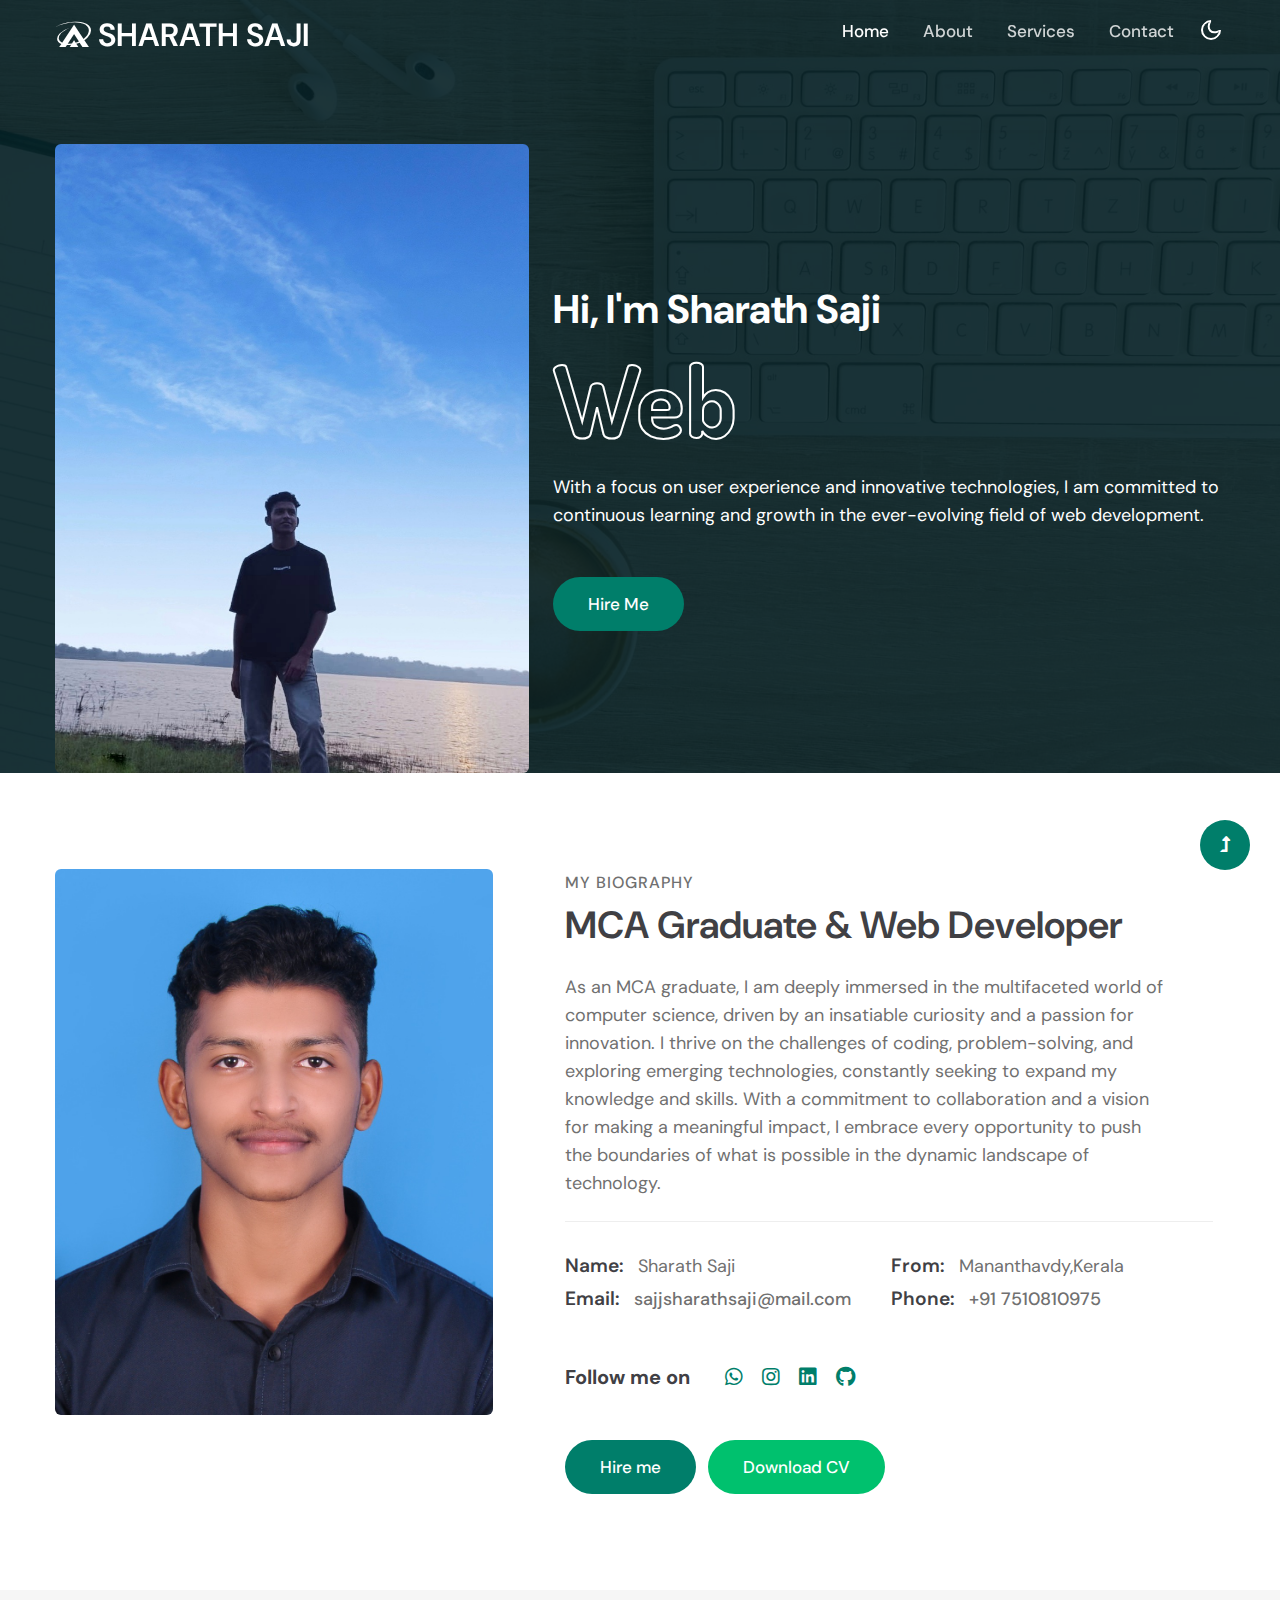
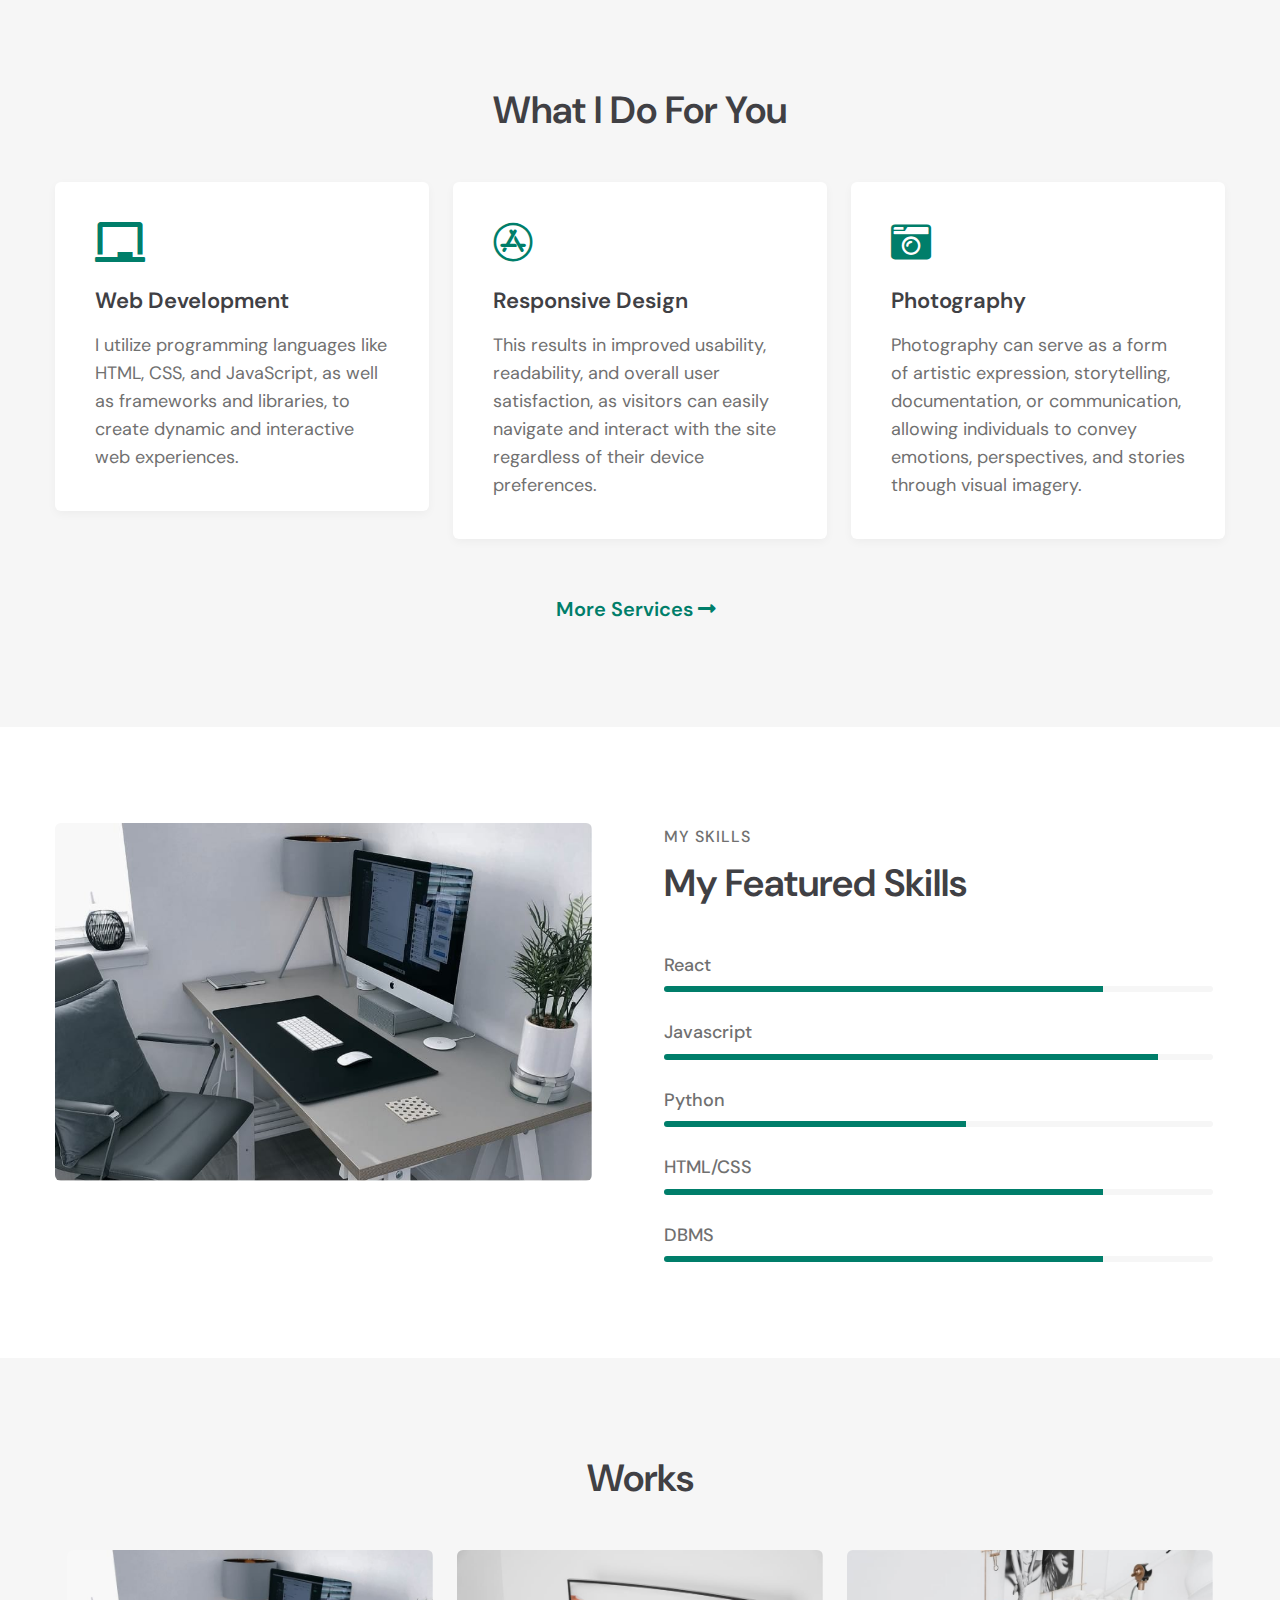
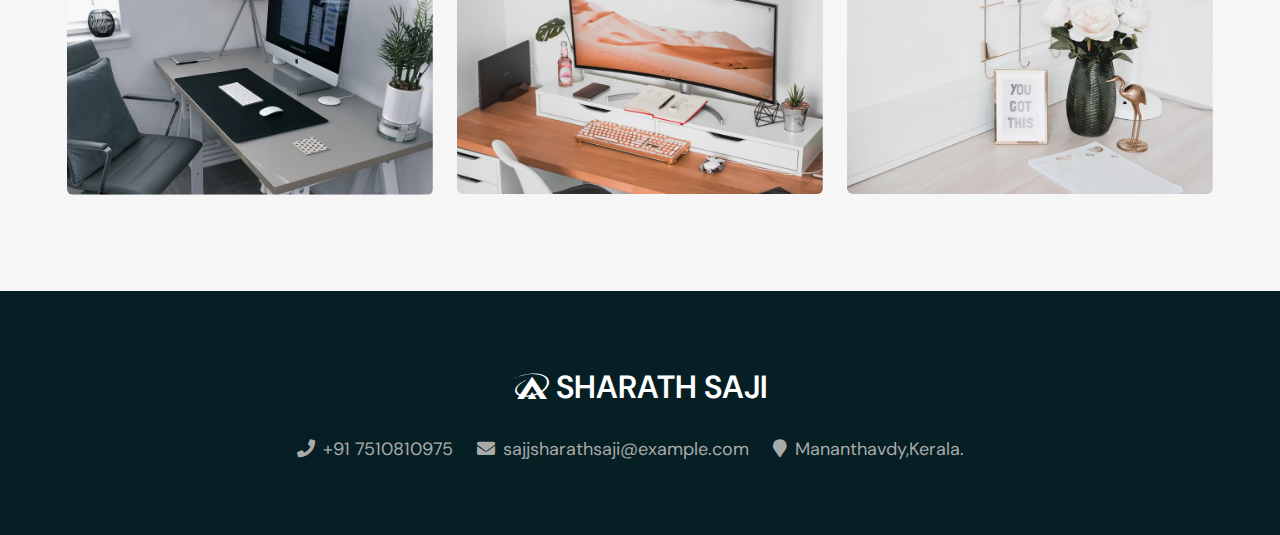
<file: index.html>
<!--
Author: W3layouts
Author URL: http://w3layouts.com
-->
<!doctype html>
<html lang="en">

<head>
    <!-- Required meta tags -->
    <meta charset="utf-8">
    <meta name="viewport" content="width=device-width, initial-scale=1, shrink-to-fit=no">
    <title>Sharath Saji</title>

    <!-- google-fonts -->
    <link href="//fonts.googleapis.com/css2?family=Dosis:wght@300;400;500;600;800&display=swap" rel="stylesheet">
    <link href="//fonts.googleapis.com/css2?family=DM+Sans:wght@400;500;700&display=swap" rel="stylesheet">
    <!-- //google-fonts -->

    <!-- Template CSS Style link -->
    <link rel="stylesheet" href="assets/css/style-liberty.css">

</head>

<body>


    <!--header-->
    <header id="site-header" class="fixed-top">
        <div class="container">
            <nav class="navbar navbar-expand-lg stroke">
                <h1>
                    <a class="navbar-brand" href="index.html">
                        <i class="fab fa-asymmetrik"></i> SHARATH SAJI
                    </a>
                </h1>
                <!-- if logo is image enable this   
            <a class="navbar-brand" href="#index.html">
                <img src="image-path" alt="Your logo" title="Your logo" style="height:35px;" />
            </a> -->
                <button class="navbar-toggler collapsed bg-gradient" type="button" data-bs-toggle="collapse"
                    data-bs-target="#navbarTogglerDemo02" aria-controls="navbarTogglerDemo02" aria-expanded="false"
                    aria-label="Toggle navigation">
                    <span class="navbar-toggler-icon fa icon-expand fa-bars"></span>
                    <span class="navbar-toggler-icon fa icon-close fa-times"></span>
                </button>

                <div class="collapse navbar-collapse" id="navbarTogglerDemo02">
                    <ul class="navbar-nav ms-lg-auto align-items-center">
                        <li class="nav-item active">
                            <a class="nav-link" href="index.html">Home <span class="sr-only">(current)</span></a>
                        </li>
                        <li class="nav-item">
                            <a class="nav-link" href="about.html">About</a>
                        </li>
                        <li class="nav-item">
                            <a class="nav-link" href="services.html">Services</a>
                        </li>
                        <li class="nav-item">
                            <a class="nav-link" href="contact.html">Contact</a>
                        </li>

                        <!--
                        <div class="header-btn mx-2">
                            <a class="btn btn-style btn-primary mr-lg-5" href="contact.html"> Hire Me</a>
                        </div>
                       -->

                    </ul>
                </div>

                <!-- 
                <ul class="cd-header-buttons px-lg-2">
                    <li>
                    <a class="cd-search-trigger" href="#cd-search">
                        <span></span>
                    </a>
                    </li>
                </ul>
                <div id="cd-search" class="cd-search">
                    <form action="#url" method="post">
                        <input name="Search" type="search" placeholder="Click enter after typing...">
                    </form>
                </div>
            -->
                
                <!-- toggle switch for light and dark theme -->
                <div class="cont-ser-position">
                    <nav class="navigation">
                        <div class="theme-switch-wrapper">
                            <label class="theme-switch" for="checkbox">
                                <input type="checkbox" id="checkbox">
                                <div class="mode-container">
                                    <i class="gg-sun"></i>
                                    <i class="gg-moon"></i>
                                </div>
                            </label>
                        </div>
                    </nav>
                </div>
                <!-- //toggle switch for light and dark theme -->
            </nav>
        </div>
    </header>
    <!--//header-->




    <!-- banner section -->
    <section id="home" class="w3l-banner pt-5">
        <div class="container pt-lg-5 pt-md-4">
            <div class="row pt-lg-5 pt-4">
                <div class="col-lg-5 col-sm-9 text-lg-end my-image mt-lg-0 mt-4">
                    <img src="assets/images/iam.jpg" class="img-fluid" />
                </div>
                <div class="col-lg-7 banner-info-grid pt-lg-0 pt-5">
                    <h1 class="mb-3">Hi, I'm Sharath Saji</h1>
                    <h3 class="mb-4"> <span class="typed-text"></span><span class="cursor">&nbsp</span> </h3>
                    <p> With a focus on user experience and innovative technologies, I am committed to continuous learning and growth in the ever-evolving field of web development.</p>
                    
                    <a class="btn btn-primary btn-style mt-5 me-2" href="contact.html"> Hire Me </a>
                    
                </div>
                
            </div>
        </div>
    </section>
    <!-- //banner section -->


    <!-- About Section-->
    <section class="w3l-about py-5" id="about">
        <div class="container py-md-5 py-2">
            <div class="row w3l-row">
                <div class="col-lg-5 my-image pe-lg-5 mb-lg-0 mb-md-5 mb-4">
                    <img src="assets/images/photo.jpg" alt="" class="img-fluid">
                </div>
                <div class="col-lg-7 w3l-about-info px-lg-4 align-center">
                    <h6 class="w3l-title-small mb-1">My Biography</h6>
                    <h3 class="w3l-title-main mb-2">MCA Graduate & Web Developer</h3>
                    <p class="my-4 pe-lg-5">As an MCA graduate, I am deeply immersed in the multifaceted world of computer science, driven by an insatiable curiosity and a passion for innovation. I thrive on the challenges of coding, problem-solving, and exploring emerging technologies, constantly seeking to expand my knowledge and skills. With a commitment to collaboration and a vision for making a meaningful impact, I embrace every opportunity to push the boundaries of what is possible in the dynamic landscape of technology.





 </p>
                    <div class="my-info mt-4">
                        <div class="single-info"><span>Name:</span>
                            <p>Sharath Saji</p>
                        </div>
                        <div class="single-info"><span>From:</span>
                            <p>Mananthavdy,Kerala</p>
                        </div>
                        <div class="single-info"><span>Email:</span>
                            <p><a href="mailto:example@mail.com">sajjsharathsaji@mail.com</a></p>
                        </div>
                        <div class="single-info"><span>Phone:</span>
                            <p><a href="tel:+21 234 567 8901">+91 7510810975</a></p>
                        </div>
                    </div>

                    <ul class="follow-social mt-lg-5 mt-4">
                        <li>
                            <h5 class="me-md-3">Follow me on </h5>
                        </li>
                                                <li><a href="https://wa.me/qr/B6DFLUAZ6TIVC1"><span class="fab fa-whatsapp"></span></a></li>

 <li><a href="https://www.instagram.com/_sharath.saji?igsh=cDdqGkxaHV0bT16">
                                <span class="fab fa-instagram"></span></a></li>
                        <li><a href="https://in.linkedin.com/"><span class="fab fa-linkedin"></span></a>
                        </li>

                        <li><a href="https://in.github.com/"><span class="fab fa-github"></span></a>
                        </li>

                       


                    </ul>
                    <div class="w3l-btn">
                        <a href="contact.html" class="btn btn-style btn-primary mt-lg-5 mt-4 me-md-2">Hire me</a>
                        <a href="assets\cv\SHARATH SAJI CV (1).pdf"download=""class="btn btn-style btn-secondary mt-lg-5 mt-4">Download CV</a>
                    </div>
                </div>
            </div>
        </div>
    </section>
    <!-- //About Section-->


    <!-- Services Section -->
    <section class="about-section py-5">
        <div class="container py-lg-5 py-md-4 py-2">
            <div class="title-heading-w3 mx-auto text-center mb-sm-5 mb-4">
                <h3 class="w3l-title-main">What I do for you</h3>
            </div>
            <div class="row justify-content-center">
                <div class="col-lg-4 col-md-6">
                    <div class="about-single">
                        <div class="about-icon mb-4">
                            <i class="fas fa-chalkboard"></i>
                        </div>
                        <div class="about-content">
                            <h5 class="mb-3"><a href="#url">Web Development</a></h5>
                            <p>I utilize programming languages like HTML, CSS, and JavaScript, as well as frameworks and libraries, to create dynamic and interactive web experiences.                            </p>
                        </div>
                    </div>
                </div>
                <div class="col-lg-4 col-md-6 mt-md-0 mt-3">
                    <div class="about-single">
                        <div class="about-icon mb-4">
                            <i class="fab fa-app-store"></i>
                        </div>
                        <div class="about-content">
                            <h5 class="mb-3"><a href="#url"> Responsive Design</a></h5>
                            <p>This results in improved usability, readability, and overall user satisfaction, as visitors can easily navigate and interact with the site regardless of their device preferences.</p>
                        </div>
                    </div>
                </div>
                <div class="col-lg-4 col-md-6 mt-lg-0 mt-3">
                    <div class="about-single">
                        <div class="about-icon mb-4">
                            <i class="fas fa-camera-retro"></i>
                        </div>
                        <div class="about-content">
                            <h5 class="mb-3"><a href="#url"> Photography</a></h5>
                            <p>Photography can serve as a form of artistic expression, storytelling, documentation, or communication, allowing individuals to convey emotions, perspectives, and stories through visual imagery.</p>
                        </div>
                    </div>
                </div>
            </div>

            <div class="w3l-btn text-center">
                <a href="services.html" class="btn btn-border mt-lg-5 mt-4 me-2">
                    More services <span class="fas fa-long-arrow-alt-right"></span></a>
            </div>
        </div>
    </section>
    <!-- //Services Section -->





    <section class="w3l-skills py-5" id="skills">
        <div class="container py-lg-5 py-md-4 py-3">
            <div class="row">
                <div class="col-lg-6 pe-lg-5">
                    <img src="assets/images/blog1.jpg" alt="" class="img-fluid">
                </div>
                <div class="col-lg-6 mt-lg-0 mt-5 w3l-content-6 px-lg-4 align-self-center">
                    <h6 class="w3l-title-small mb-2">My skills</h6>
                    <h3 class="w3l-title-main">My Featured skills</h3>
                    <p class="mt-4"> </p>
                    <div class="progress-info mt-5">
                        <h6 class="progress-tittle">React</h6>
                        <div class="progress">
                            <div class="progress-bar progress-bar-striped" role="progressbar" style="width: 80%" aria-valuenow="80" aria-valuemin="0" aria-valuemax="100">
                            </div>
                        </div>
                    </div>
                    <div class="progress-info">
                        <h6 class="progress-tittle">Javascript
                        </h6>
                        <div class="progress">
                            <div class="progress-bar progress-bar-striped" role="progressbar" style="width: 90%" aria-valuenow="90" aria-valuemin="0" aria-valuemax="100">
                            </div>
                        </div>
                    </div>
                    <div class="progress-info">
                        <h6 class="progress-tittle">Python</h6>
                        <div class="progress">
                            <div class="progress-bar progress-bar-striped" role="progressbar" style="width: 55%" aria-valuenow="55" aria-valuemin="0" aria-valuemax="100">
                            </div>
                        </div>
                    </div>
                    <div class="progress-info">
                        <h6 class="progress-tittle">HTML/CSS</h6>
                        <div class="progress">
                            <div class="progress-bar progress-bar-striped" role="progressbar" style="width: 80%" aria-valuenow="80" aria-valuemin="0" aria-valuemax="100">
                            </div>
                        </div>
                    </div>
                    <div class="progress-info mb-0">
                        <h6 class="progress-tittle">DBMS</h6>
                        <div class="progress">
                            <div class="progress-bar progress-bar-striped" role="progressbar" style="width: 80%" aria-valuenow="80" aria-valuemin="0" aria-valuemax="100">
                            </div>
                        </div>
                    </div>
                </div>
            </div>
        </div>
    </section>


    <!-- Why Choose Us Section-->
    <!--<section class="w3l-whychooseus pt-5" id="about1">
        <div class="container pt-lg-0 pt-md-4 pt-2">
            <div class="row align-items-center">
                <div class="col-lg-7 pe-lg-5 align-items-center">
                    <div class="row two-grids">
                        <div class="col-sm-6 grids_info d-flex">
                            <i class="fab fa-wordpress-simple"></i>
                            <div class="detail ms-3">
                                <h4 class="w3l-subtitle">Web Development</h4>
                                <p>Lorem ipsum viverra libero set. Pellen ut justo, in ligula at.
                                </p>
                            </div>
                        </div>
                        <div class="col-sm-6 grids_info d-flex mt-sm-0 mt-4">
                            <i class="fab fa-css3-alt"></i>
                            <div class="detail ms-3">
                                <h4 class="w3l-subtitle">Design Trends</h4>
                                <p>Lorem ipsum viverra libero set. Pellen ut justo, in ligula at.
                                </p>
                            </div>
                        </div>
                        <div class="col-sm-6 grids_info d-flex mt-md-5 mt-4">
                            <i class="fas fa-chart-line"></i>
                            <div class="detail ms-3">
                                <h4 class="w3l-subtitle">Research & Analysis</h4>
                                <p>Lorem ipsum viverra libero set. Pellen ut justo, in ligula at.
                                </p>
                            </div>
                        </div>
                        <div class="col-sm-6 grids_info d-flex mt-md-5 mt-4">
                            <i class="fas fa-headset"></i>
                            <div class="detail ms-3">
                                <h4 class="w3l-subtitle">Customer support</h4>
                                <p>Lorem ipsum viverra libero set. Pellen ut justo, in ligula at.
                                </p>
                            </div>
                        </div>
                        <div class="col-sm-6 grids_info d-flex mt-md-5 mt-4">
                            <i class="fas fa-mobile-alt"></i>
                            <div class="detail ms-3">
                                <h4 class="w3l-subtitle">Responsive design</h4>
                                <p>Lorem ipsum viverra libero set. Pellen ut justo, in ligula at.
                                </p>
                            </div>
                        </div>
                        <div class="col-sm-6 grids_info d-flex mt-md-5 mt-4">
                            <i class="fas fa-layer-group"></i>
                            <div class="detail ms-3">
                                <h4 class="w3l-subtitle">PSD Design</h4>
                                <p>Lorem ipsum viverra libero set. Pellen ut justo, in ligula at.
                                </p>
                            </div>
                        </div>
                    </div>
                </div>
                <div class="col-lg-5 ps-lg-5 my-image mt-lg-0 mt-4">
                    <img src="assets/images/banner.png" alt="" class="img-fluid">
                </div>

            </div>
        </div>
    </section>-->
    <!-- //Why Choose Us Section-->



    
    <!-- 
    <section class="w3l-stats-section py-5" id="stats">
        <div class="container py-lg-5 py-md-4 py-2">
            <div class="w3l-stats-inner-inf py-lg-4">
                <div class="row stats-con text-center">
                    <div class="col-lg-3 col-6 stats_info counter_grid">
                        <p class="counter"> 1500 </p>
                        <h3>Finished Projects</h3>
                    </div>
                    <div class="col-lg-3 col-6 stats_info counter_grid">
                        <p class="counter"> 2500 </p>
                        <h3>Working Hours</h3>
                    </div>
                    <div class="col-lg-3 col-6 stats_info counter_grid mt-lg-0 mt-sm-5 mt-5">
                        <p class="counter"> 1280 </p>
                        <h3>Online Support</h3>
                    </div>
                    <div class="col-lg-3 col-6 stats_info counter_grid mt-lg-0 mt-sm-5 mt-5">
                        <p class="counter"> 3020 </p>
                        <h3>Happy Customers</h3>
                    </div>

                </div>
            </div>
        </div>
    </section>
   -->


    <!-- portfolio -->
    <section class="w3-gallery py-5" id="portfolio">
        <div class="container py-lg-5 py-md-4 py-2">
            <div class="title-heading-w3 mx-auto text-center mb-sm-5 mb-4">
                <h3 class="w3l-title-main mb-2">Works</h3>
            </div>
            <div class="row portfolio-area clearfix p-0 m-0">
                <div class="col-lg-4 col-md-6 portfolio-item2 content" data-id="id-1" data-type="cat-item-1">
                    <span class="image-block">
                        <a class="image-zoom" href="assets/images/blog1.jpg" data-gal="prettyPhoto[gallery]">
                            <div class="content-overlay"></div>
                            <img src="assets/images/blog1.jpg" class="img-fluid w3layouts agileits" alt="portfolio-img">
                            <div class="content-details fadeIn-bottom">
                                <h3 class="content-title">Web Designing</h3>
                                <p class="content-text"></p>
                            </div>
                        </a>
                    </span>
                </div>
                <div class="col-lg-4 col-md-6 portfolio-item2 content mt-md-0 mt-4" data-id="id-2" data-type="cat-item-2">
                    <span class="image-block">
                        <a class="image-zoom" href="assets/images/blog2.jpg" data-gal="prettyPhoto[gallery]">
                            <div class="content-overlay"></div>
                            <img src="assets/images/blog2.jpg" class="img-fluid w3layouts agileits" alt="portfolio-img">
                            <div class="content-details fadeIn-bottom">
                                <h3 class="content-title">Web Development</h3>
                                <p class="content-text"></p>
                            </div>
                        </a>
                    </span>
                </div>
                <div class="col-lg-4 col-md-6 portfolio-item2 content mt-lg-0 mt-4" data-id="id-3" data-type="cat-item-3">
                    <span class="image-block">
                        <a class="image-zoom" href="assets/images/blog3.jpg" data-gal="prettyPhoto[gallery]">
                            <div class="content-overlay"></div>
                            <img src="assets/images/blog3.jpg" class="img-fluid w3layouts agileits" alt="portfolio-img">
                            <div class="content-details fadeIn-bottom">
                                <h3 class="content-title">Photography</h3>
                                <p class="content-text"></p>
                            </div>
                        </a>
                    </span>
                </div>
               <!-- <div class="col-lg-4 col-md-6 portfolio-item2 content mt-4" data-id="id-4" data-type="cat-item-4">
                    <span class="image-block">
                        <a class="image-zoom" href="assets/images/blog4.jpg" data-gal="prettyPhoto[gallery]">
                            <div class="content-overlay"></div>
                            <img src="assets/images/blog4.jpg" class="img-fluid w3layouts agileits" alt="portfolio-img">
                            <div class="content-details fadeIn-bottom">
                                <h3 class="content-title">Mobile UI</h3>
                                <p class="content-text">This is a short description</p>
                            </div>
                        </a>
                    </span>
                </div>
                <div class="col-lg-4 col-md-6 portfolio-item2 content mt-4" data-id="id-5" data-type="cat-item-5">
                    <span class="image-block">
                        <a class="image-zoom" href="assets/images/blog5.jpg" data-gal="prettyPhoto[gallery]">
                            <div class="content-overlay"></div>
                            <img src="assets/images/blog5.jpg" class="img-fluid w3layouts agileits" alt="portfolio-img">
                            <div class="content-details fadeIn-bottom">
                                <h3 class="content-title">Fashion</h3>
                                <p class="content-text">This is a short description</p>
                            </div>
                        </a>
                    </span>
                </div>
                <div class="col-lg-4 col-md-6 portfolio-item2 content mt-4" data-id="id-7" data-type="cat-item-6">
                    <span class="image-block">
                        <a class="image-zoom" href="assets/images/blog6.jpg" data-gal="prettyPhoto[gallery]">
                            <div class="content-overlay"></div>
                            <img src="assets/images/blog6.jpg" class="img-fluid w3layouts agileits" alt="portfolio-img">
                            <div class="content-details fadeIn-bottom">
                                <h3 class="content-title">Real Estate </h3>
                                <p class="content-text">This is a short description</p>
                            </div>
                        </a>
                    </span>
                </div>-->
            </div>
            <!--end portfolio-area -->
        </div>
        <!-- //gallery container -->
    </section>
    <!-- //portfolio -->


    <!--
    <section class="w3l-brands py-md-5 py-4">
        <div class="container py-lg-2">
            <div class="align-items-center">
                <div id="owl-demo" class="owl-carousel owl-theme">
                    <div class="item">
                        <img src="assets/images/logo1.png" class="img-fluid" alt="Brand">
                    </div>
                    <div class="item">
                        <img src="assets/images/logo2.png" class="img-fluid" alt="Brand">
                    </div>

                    <div class="item">
                        <img src="assets/images/logo3.png" class="img-fluid" alt="Brand">
                    </div>

                    <div class="item">
                        <img src="assets/images/logo4.png" class="img-fluid" alt="Brand">
                    </div>

                    <div class="item">
                        <img src="assets/images/logo5.png" class="img-fluid" alt="Brand">
                    </div>

                    <div class="item">
                        <img src="assets/images/logo1.png" class="img-fluid" alt="Brand">
                    </div>
                    <div class="item">
                        <img src="assets/images/logo2.png" class="img-fluid" alt="Brand">
                    </div>

                    <div class="item">
                        <img src="assets/images/logo3.png" class="img-fluid" alt="Brand">
                    </div>

                    <div class="item">
                        <img src="assets/images/logo4.png" class="img-fluid" alt="Brand">
                    </div>
                </div>
            </div>
        </div>
    </section>
     -->



     <!-- footer -->
     <footer class="text-center">
        <div class="footer py-5">
            <div class="container py-md-4">
                <div clss="footer-logo">
                    <a class="logo" href="index.html">
                        <i class="fab fa-asymmetrik"></i> SHARATH SAJI
                    </a>
                </div>
                <div class="footer-contact-info mt-4">
                    <ul>
                        <li>
                            <a href="tel:+12 345 678 900" class="contact-text-sub">
                                <span class="fas fa-phone me-2"></span>+91 7510810975</a>
                        </li>
                        <li>
                            <a href="mailto:info@example.com" class="contact-text-sub">
                                <span class="fas fa-envelope me-2"></span>sajjsharathsaji@example.com </a>
                        </li>
                        <li>
                            <p class="contact-text-sub"> 
                                <span class="fas fa-map-marker me-2"></span>Mananthavdy,Kerala.</p>
                        </li>
                    </ul>
                </div>
            </div>
        </div>
       <!--65+.
        <div class="container py-4">
            <div class="row footer-grids">
                <div class="col-lg-6 copyright text-lg-start text-center align-center">
                    <p>© 2022 UI Portfolio. All Rights Reserved | Design by <a href="http://w3layouts.com/"> W3layouts</a> </p>
                </div>
                <div class="col-lg-6 text-lg-end text-center mt-lg-0 mt-4">
                    <div class="social">
                        <ul>
                            <li><a href="#url"><span class="fab me-2 fa-facebook-f"></span></a></li>
                            <li><a href="#url"><span class="fab me-2 fa-twitter"></span></a></li>
                            <li><a href="#url"><span class="fab me-2 fa-google-plus"></span></a></li>
                            <li><a href="#url"><span class="fab me-2 fa-pinterest"></span></a></li>
                            <li><a href="#url"><span class="fab me-2 fa-vk"></span></a></li>
                        </ul>
                    </div>
                </div>
            </div>
        </div>-->
    </footer>
    <!-- //footer -->



    <!-- Js scripts -->
    <!-- move top -->
    <button onclick="topFunction()" id="movetop" title="Go to top">
        <span class="fas fa-level-up-alt" aria-hidden="true"></span>
    </button>
    <script>
        // When the user scrolls down 20px from the top of the document, show the button
        window.onscroll = function () {
            scrollFunction()
        };

        function scrollFunction() {
            if (document.body.scrollTop > 20 || document.documentElement.scrollTop > 20) {
                document.getElementById("movetop").style.display = "block";
            } else {
                document.getElementById("movetop").style.display = "none";
            }
        }

        // When the user clicks on the button, scroll to the top of the document
        function topFunction() {
            document.body.scrollTop = 0;
            document.documentElement.scrollTop = 0;
        }
    </script>
    <!-- //move top -->

    <!-- common jquery plugin -->
    <script src="assets/js/jquery-3.3.1.min.js"></script>
    <!-- //common jquery plugin -->

    <!-- theme switch js (light and dark)-->
    <script src="assets/js/theme-change.js"></script>
    <!-- //theme switch js (light and dark)-->

    <!--search-bar-->
    <script src="assets/js/search.js"></script>
    <!--//search-bar-->

    <!--/stats-number-counter-->
    <script src="assets/js/jquery.waypoints.min.js"></script>
    <script src="assets/js/jquery.countup.js"></script>
    <script>
        $('.counter').countUp();

    </script>
    <!--//stats-number-counter-->

    <!--/owlcarousel-->
    <script src="assets/js/owl.carousel.js"></script>
    <!-- //brands-->
    <script>
        $(document).ready(function() {
            $("#owl-demo").owlCarousel({
                loop: true,
                autoplay: true,
                autoplaySpeed: 1500,
                nav: false,
                responsiveClass: true,
                responsive: {
                    0: {
                        items: 2,
                        nav: false
                    },
                    568: {
                        items: 3,
                        nav: false
                    },
                    768: {
                        items: 4,
                        nav: false
                    }
                }
            })
        })

    </script>
    <!-- //brands-->

    <!-- /typig-text-->
    <script>
        const typedTextSpan = document.querySelector(".typed-text");
        const cursorSpan = document.querySelector(".cursor");

        const textArray = ["Web Designer", "Web Developer", "Photographer"];
        const typingDelay = 200;
        const erasingDelay = 10;
        const newTextDelay = 100; // Delay between current and next text
        let textArrayIndex = 0;
        let charIndex = 0;

        function type() {
            if (charIndex < textArray[textArrayIndex].length) {
                if (!cursorSpan.classList.contains("typing")) cursorSpan.classList.add("typing");
                typedTextSpan.textContent += textArray[textArrayIndex].charAt(charIndex);
                charIndex++;
                setTimeout(type, typingDelay);
            } else {
                cursorSpan.classList.remove("typing");
                setTimeout(erase, newTextDelay);
            }
        }

        function erase() {
            if (charIndex > 0) {
                // add class 'typing' if there's none
                if (!cursorSpan.classList.contains("typing")) {
                    cursorSpan.classList.add("typing");
                }
                typedTextSpan.textContent = textArray[textArrayIndex].substring(0, 0);
                charIndex--;
                setTimeout(erase, erasingDelay);
            } else {
                cursorSpan.classList.remove("typing");
                textArrayIndex++;
                if (textArrayIndex >= textArray.length) textArrayIndex = 0;
                setTimeout(type, typingDelay);
            }
        }

        document.addEventListener("DOMContentLoaded", function () { // On DOM Load initiate the effect
            if (textArray.length) setTimeout(type, newTextDelay + 250);
        });
    </script>
    <!-- //typig-text-->


    <!-- jQuery-Photo-filter-lightbox-portfolio-plugin -->
    <script src="assets/js/jquery-1.7.2.js"></script>
    <script src="assets/js/jquery.quicksand.js"></script>
    <script src="assets/js/script.js"></script>
    <script src="assets/js/jquery.prettyPhoto.js"></script>
    <!-- //jQuery-Photo-filter-lightbox-portfolio-plugin -->

    <!-- MENU-JS -->
    <script>
        $(window).on("scroll", function () {
            var scroll = $(window).scrollTop();

            if (scroll >= 80) {
                $("#site-header").addClass("nav-fixed");
            } else {
                $("#site-header").removeClass("nav-fixed");
            }
        });

        //Main navigation Active Class Add Remove
        $(".navbar-toggler").on("click", function () {
            $("header").toggleClass("active");
        });
        $(document).on("ready", function () {
            if ($(window).width() > 991) {
                $("header").removeClass("active");
            }
            $(window).on("resize", function () {
                if ($(window).width() > 991) {
                    $("header").removeClass("active");
                }
            });
        });
    </script>
    <!-- //MENU-JS -->

    <!-- disable body scroll which navbar is in active -->
    <script>
        $(function () {
            $('.navbar-toggler').click(function () {
                $('body').toggleClass('noscroll');
            })
        });
    </script>
    <!-- //disable body scroll which navbar is in active -->

    <!--bootstrap-->
    <script src="assets/js/bootstrap.min.js"></script>
    <!-- //bootstrap-->
    <!-- //Js scripts -->

</body>

</html>
</file>
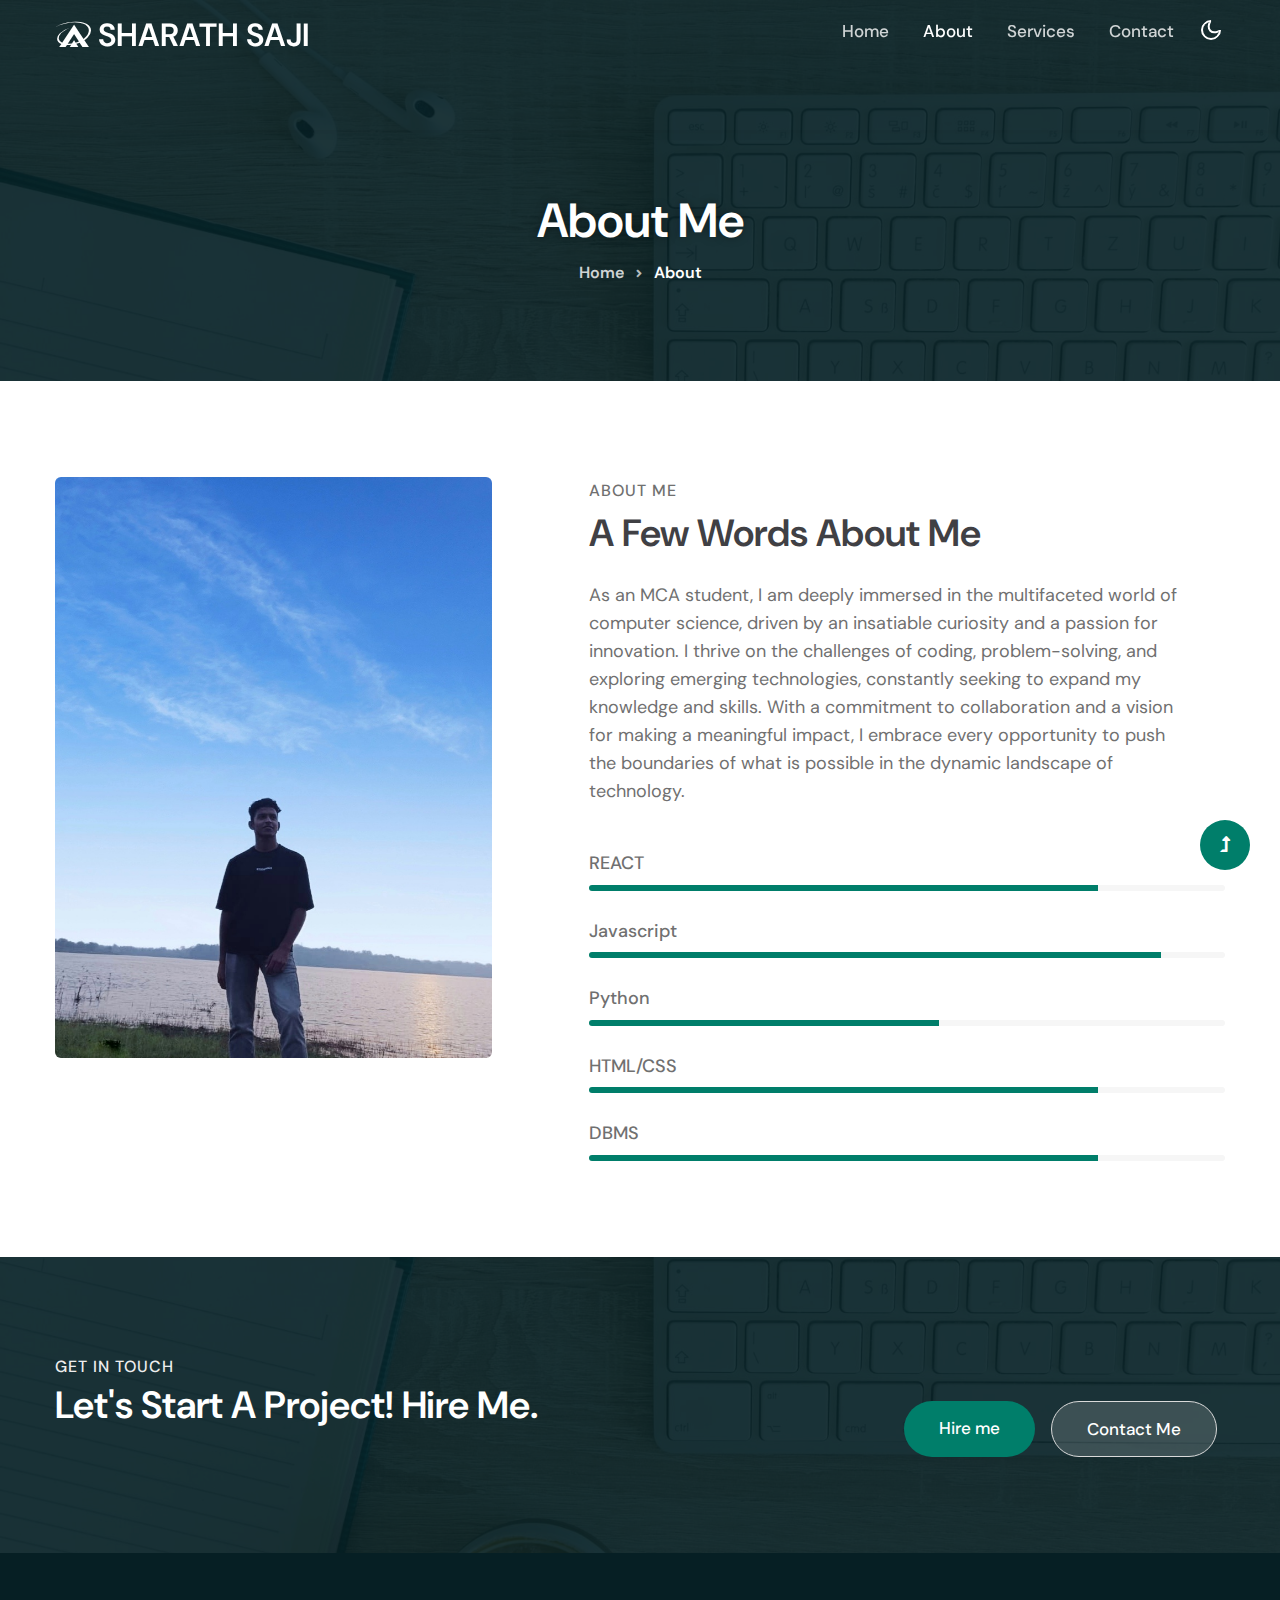
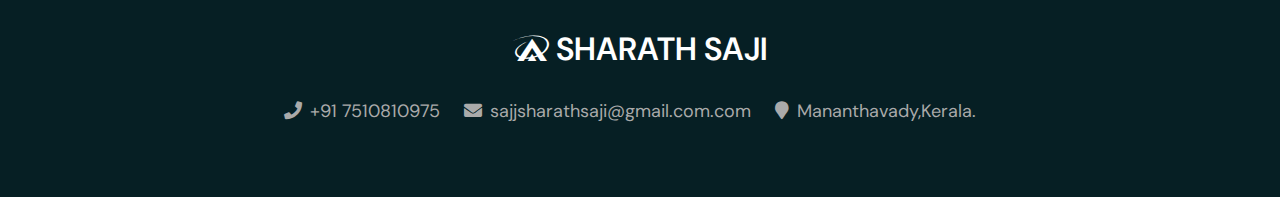
<file: about.html>
<!--
Author: W3layouts
Author URL: http://w3layouts.com
-->
<!doctype html>
<html lang="en">

<head>
    <!-- Required meta tags -->
    <meta charset="utf-8">
    <meta name="viewport" content="width=device-width, initial-scale=1, shrink-to-fit=no">
    <title>SharathSaji</title>

    <!-- google-fonts -->
    <link href="//fonts.googleapis.com/css2?family=Dosis:wght@300;400;500;600;800&display=swap" rel="stylesheet">
    <link href="//fonts.googleapis.com/css2?family=DM+Sans:wght@400;500;700&display=swap" rel="stylesheet">
    <!-- //google-fonts -->

    <!-- Template CSS Style link -->
    <link rel="stylesheet" href="assets/css/style-liberty.css">

</head>

<body>


<!--header-->
<header id="site-header" class="fixed-top">
    <div class="container">
        <nav class="navbar navbar-expand-lg stroke">
            <h1>
                <a class="navbar-brand" href="index.html">
                    <i class="fab fa-asymmetrik"></i> SHARATH SAJI
                </a>
            </h1>
            <!-- if logo is image enable this   
        <a class="navbar-brand" href="#index.html">
            <img src="image-path" alt="Your logo" title="Your logo" style="height:35px;" />
        </a> -->
            <button class="navbar-toggler collapsed bg-gradient" type="button" data-bs-toggle="collapse"
                data-bs-target="#navbarTogglerDemo02" aria-controls="navbarTogglerDemo02" aria-expanded="false"
                aria-label="Toggle navigation">
                <span class="navbar-toggler-icon fa icon-expand fa-bars"></span>
                <span class="navbar-toggler-icon fa icon-close fa-times"></span>
            </button>

            <div class="collapse navbar-collapse" id="navbarTogglerDemo02">
                <ul class="navbar-nav ms-lg-auto align-items-center">
                    <li class="nav-item">
                        <a class="nav-link" href="index.html">Home <span class="sr-only">(current)</span></a>
                    </li>
                    <li class="nav-item active">
                        <a class="nav-link" href="about.html">About</a>
                    </li>
                    <li class="nav-item">
                        <a class="nav-link" href="services.html">Services</a>
                    </li>
                    <li class="nav-item">
                        <a class="nav-link" href="contact.html">Contact</a>
                    </li>

                    <!--
                    <div class="header-btn mx-2">
                        <a class="btn btn-style btn-primary mr-lg-5" href="contact.html"> Hire Me</a>
                    </div>
                   -->

                </ul>
            </div>

            <!-- 
            <ul class="cd-header-buttons px-lg-2">
                <li>
                <a class="cd-search-trigger" href="#cd-search">
                    <span></span>
                </a>
                </li>
            </ul>
            <div id="cd-search" class="cd-search">
                <form action="#url" method="post">
                    <input name="Search" type="search" placeholder="Click enter after typing...">
                </form>
            </div>
            -->
            
            <!-- toggle switch for light and dark theme -->
            <div class="cont-ser-position">
                <nav class="navigation">
                    <div class="theme-switch-wrapper">
                        <label class="theme-switch" for="checkbox">
                            <input type="checkbox" id="checkbox">
                            <div class="mode-container">
                                <i class="gg-sun"></i>
                                <i class="gg-moon"></i>
                            </div>
                        </label>
                    </div>
                </nav>
            </div>
            <!-- //toggle switch for light and dark theme -->
        </nav>
    </div>
</header>
<!--//header-->


<!-- about banner -->
<section class="w3l-about-breadcrumb text-center">
    <div class="breadcrumb-bg breadcrumb-bg-about py-5">
        <div class="container py-lg-5 mt-5">
            <div class="banner-info-grid mt-5">
                <h2 class="w3l-title-breadcrumb">About Me</h2>
            </div>
            <ul class="breadcrumbs-custom-path">
                <li><a href="#url">Home</a></li>
                <li class="active"><span class="fa fa-angle-right mx-2" aria-hidden="true"></span> About</li>
            </ul>
        </div>
    </div>
</section>
<!-- //about banner -->




<!-- About Section -->
<section class="w3l-content-6" id="skills">
    <div class="content-6-mian py-5">
        <div class="container py-lg-5 py-md-4 py-2">
            <div class="content-info-in row">
                <div class="content-gd col-lg-5 pe-lg-5 my-image">
                    <img src="assets/images/iam.jpg" alt="" class="img-fluid" />
                </div>
                <div class="content-gd col-lg-7 mt-lg-0 mt-5 align-self ps-lg-5">
                    <h6 class="w3l-title-small mb-1">About Me</h6>
                    <h3 class="w3l-title-main mb-lg-4 mb-3">A Few words about me</h3>
                    <p class="my-4 pe-lg-5">As an MCA student, I am deeply immersed in the multifaceted world of computer science, driven by an insatiable curiosity and a passion for innovation. I thrive on the challenges of coding, problem-solving, and exploring emerging technologies, constantly seeking to expand my knowledge and skills. With a commitment to collaboration and a vision for making a meaningful impact, I embrace every opportunity to push the boundaries of what is possible in the dynamic landscape of technology.





</p>
                    <h5 class="w3l-subtitle mb-md-5 mb-4"></h5>

                    <div class="progress-info mt-5">
                        <h6 class="progress-tittle">REACT</h6>
                        <div class="progress">
                            <div class="progress-bar progress-bar-striped" role="progressbar" style="width: 80%" 
                            aria-valuenow="80" aria-valuemin="0" aria-valuemax="100">
                            </div>
                        </div>
                    </div>
                    <div class="progress-info info1">
                        <h6 class="progress-tittle">Javascript</h6>
                        <div class="progress">
                            <div class="progress-bar progress-bar-striped" role="progressbar" style="width: 90%"
                                aria-valuenow="90" aria-valuemin="0" aria-valuemax="100">
                            </div>
                        </div>
                    </div>
                    <div class="progress-info info3">
                        <h6 class="progress-tittle">Python</h6>
                        <div class="progress">
                            <div class="progress-bar progress-bar-striped" role="progressbar" style="width: 55%"
                                aria-valuenow="55" aria-valuemin="0" aria-valuemax="100">
                            </div>
                        </div>
                    </div>
                    <div class="progress-info info4">
                        <h6 class="progress-tittle">HTML/CSS</h6>
                        <div class="progress">
                            <div class="progress-bar progress-bar-striped" role="progressbar" style="width: 80%"
                                aria-valuenow="80" aria-valuemin="0" aria-valuemax="100">
                            </div>
                        </div>
                    </div>
                    <div class="progress-info info4 mb-0">
                        <h6 class="progress-tittle">DBMS</h6>
                        <div class="progress">
                            <div class="progress-bar progress-bar-striped" role="progressbar" style="width: 80%"
                                aria-valuenow="80" aria-valuemin="0" aria-valuemax="100">
                            </div>
                        </div>
                    </div>
                </div>
            </div>
        </div>
    </div>
</section>
<!-- About Section -->


<!-- about page video popup section -->
<!--<section class="w3l-index5" id="about">
    <div class="new-block py-5">
        <div class="container py-lg-5 py-md-4 py-2">
            <div class="middle-section text-center">
                <div class="section-width">
                    <h3 class="w3l-title-main"> Take a tour of my office. A Video presentation of my beautiful & awesome story.</h3>
                    <p class="mt-3">Lorem ipsum, dolor sit amet consectetur adipisicing elit. At, corrupti odit? At iure
                        facere,
                        porro repellat officia quas, dolores magnam assumenda soluta odit
                        harum
                        voluptate inventore ipsa maiores fugiat accusamus eos nulla. Iure voluptatibus explicabo
                        officia.</p>
                </div>
                <div class="history-info mt-5">
                    <div class="position-relative">
                        <img src="assets/images/blog9.jpg" class="img-fluid radius-image video-popup-image"
                            alt="video-popup">

                        <a href="#small-dialog" class="popup-with-zoom-anim play-view text-center position-absolute">
                            <span class="video-play-icon">
                                <span class="fa fa-play"></span>
                            </span>
                        </a>

                        <div id="small-dialog" class="zoom-anim-dialog mfp-hide">
                            <iframe src="https://www.youtube.com/embed/Cu2VnoRcxKM" allowfullscreen></iframe>
                        </div>
                    </div>
                </div>

                <div id="small-dialog" class="zoom-anim-dialog mfp-hide">
                    <iframe src="https://www.youtube.com/embed/Z_KspIX1oXU" allowfullscreen></iframe>
                </div>
            </div>
        </div>
    </div>
</section>-->
<!-- //about page video popup section -->

<section class="w3l-join py-5" id="join">
    <div class="container py-md-5 py-3">
        <div class="row">
            <div class="col-lg-7 video-info pe-lg-5">
                <div class="title-content">
                    <h6 class="w3l-title-small two">Get in touch</h6>
                    <h3 class="w3l-title-main two mb-3">Let's start a Project! Hire Me.</h3>
                    <!--<p class="pe-lg-5">Lorem ipsum viverra feugiat. Pellen tesque libero ut justo. Semper at tempufddfel. Lorem ipsum dolor sit, amet consectetur elit.</p>-->

                </div>
            </div>
            <div class="col-lg-5 history-info align-self">
                <div class="w3banner-content-btns d-sm-flex justify-content-lg-end">
                    <a href="contact.html" class="btn btn-style btn-primary mt-lg-5 mt-4 me-sm-3">Hire me </a>
                    <a href="contact.html" class="btn btn-style transparent-btn mt-lg-5 mt-4 me-2">Contact Me </a>
                </div>
            </div>
        </div>
    </div>
</section>




<!--<section class="w3l-clients" id="testimonials">
    <div class="midd-w3 py-5">
        <div class="container py-lg-5 py-md-3">
            <div class="title-heading-w3 mx-auto text-center mb-sm-5 mb-4">
            <span class="w3l-title-small">Reviews</span>
            <h3 class="w3l-title-main">My clients and Testimonials</h3>
                </div>
            <div id="owl-demo1" class="owl-carousel owl-theme mt-4 py-2 mb-5">
                <div class="item">
                    <div class="testimonial-content">
                        <div class="testimonial">
                            <blockquote>
                                <q>Lorem ipsum dolor sit amet init consectetur et beatae elit. Velitae beatae
                                    laudantium voluptate rem ullam dolore nisi voluptatibus est quasi, doloribus 
                                    tempora. </q>
                            </blockquote>
                            <div class="testi-des">
                                <div class="test-img"><img src="assets/images/team1.jpg" class="img-fluid"
                                        alt="client-img">
                                </div>
                                <div class="peopl align-self">
                                    <h3>William Noah</h3>
                                    <p class="indentity">Photographer</p>
                                </div>
                            </div>
                        </div>
                    </div>
                </div>
                <div class="item">
                    <div class="testimonial-content">
                        <div class="testimonial">
                            <blockquote>
                                <q>Lorem ipsum dolor sit amet init consectetur et beatae elit. Velitae beatae
                                    laudantium voluptate rem ullam dolore nisi voluptatibus est quasi, doloribus 
                                    tempora. </q>
                            </blockquote>
                            <div class="testi-des">
                                <div class="test-img"><img src="assets/images/team2.jpg" class="img-fluid"
                                        alt="client-img">
                                </div>
                                <div class="peopl align-self">
                                    <h3>Benjamin</h3>
                                    <p class="indentity">Web designer</p>
                                </div>
                            </div>
                        </div>
                    </div>
                </div>
                <div class="item">
                    <div class="testimonial-content">
                        <div class="testimonial">
                            <blockquote>
                                <q>Lorem ipsum dolor sit amet init consectetur et beatae elit. Velitae beatae
                                    laudantium voluptate rem ullam dolore nisi voluptatibus est quasi, doloribus 
                                    tempora. </q>
                            </blockquote>
                            <div class="testi-des">
                                <div class="test-img"><img src="assets/images/team3.jpg" class="img-fluid"
                                        alt="client-img">
                                </div>
                                <div class="peopl align-self">
                                    <h3>Isabella Luna</h3>
                                    <p class="indentity">Backend Developer</p>
                                </div>
                            </div>
                        </div>
                    </div>
                </div>
                <div class="item">
                    <div class="testimonial-content">
                        <div class="testimonial">
                            <blockquote>
                                <q>Lorem ipsum dolor sit amet init consectetur et beatae elit. Velitae beatae
                                    laudantium voluptate rem ullam dolore nisi voluptatibus est quasi, doloribus 
                                    tempora. </q>
                            </blockquote>
                            <div class="testi-des">
                                <div class="test-img"><img src="assets/images/team4.jpg" class="img-fluid"
                                        alt="client-img">
                                </div>
                                <div class="peopl align-self">
                                    <h3>Elizabeth</h3>
                                    <p class="indentity">Front-end developer</p>
                                </div>
                            </div>
                        </div>
                    </div>
                </div>
                <div class="item">
                    <div class="testimonial-content">
                        <div class="testimonial">
                            <blockquote>
                                <q>Lorem ipsum dolor sit amet init consectetur et beatae elit. Velitae beatae
                                    laudantium voluptate rem ullam dolore nisi voluptatibus est quasi, doloribus 
                                    tempora. </q>
                            </blockquote>
                            <div class="testi-des">
                                <div class="test-img"><img src="assets/images/team2.jpg" class="img-fluid"
                                        alt="client-img">
                                </div>
                                <div class="peopl align-self">
                                    <h3>Benjamin</h3>
                                    <p class="indentity">Web designer</p>
                                </div>
                            </div>
                        </div>
                    </div>
                </div>
            </div>
        </div>
    </div>
</section>-->




<!-- footer -->
<footer class="text-center">
<div class="footer py-5">
    <div class="container py-md-4">
        <div clss="footer-logo">
            <a class="logo" href="index.html">
                <i class="fab fa-asymmetrik"></i> SHARATH SAJI
            </a>
        </div>
        <div class="footer-contact-info mt-4">
            <ul>
                <li>
                    <a href="tel:+12 345 678 900" class="contact-text-sub">
                        <span class="fas fa-phone me-2"></span>+91 7510810975</a>
                </li>
                <li>
                    <a href="mailto:info@example.com" class="contact-text-sub">
                        <span class="fas fa-envelope me-2"></span>sajjsharathsaji@gmail.com.com </a>
                </li>
                <li>
                    <p class="contact-text-sub"> 
                        <span class="fas fa-map-marker me-2"></span>Mananthavady,Kerala.</p>
                </li>
            </ul>
        </div>
    </div>
</div>
<!--<div class="container py-4">
    <div class="row footer-grids">
        <div class="col-lg-6 copyright text-lg-start text-center align-center">
            <p>© 2022 UI Portfolio. All Rights Reserved | Design by <a href="http://w3layouts.com/"> W3layouts</a> </p>
        </div>
        <div class="col-lg-6 text-lg-end text-center mt-lg-0 mt-4">
            <div class="social">
                <ul>
                    <li><a href="#url"><span class="fab me-2 fa-facebook-f"></span></a></li>
                    <li><a href="#url"><span class="fab me-2 fa-twitter"></span></a></li>
                    <li><a href="#url"><span class="fab me-2 fa-google-plus"></span></a></li>
                    <li><a href="#url"><span class="fab me-2 fa-pinterest"></span></a></li>
                    <li><a href="#url"><span class="fab me-2 fa-vk"></span></a></li>
                </ul>
            </div>
        </div>
    </div>
</div>-->
</footer>
<!-- //footer -->



<!-- Js scripts -->
<!-- move top -->
<button onclick="topFunction()" id="movetop" title="Go to top">
    <span class="fas fa-level-up-alt" aria-hidden="true"></span>
</button>
<script>
    // When the user scrolls down 20px from the top of the document, show the button
    window.onscroll = function () {
        scrollFunction()
    };

    function scrollFunction() {
        if (document.body.scrollTop > 20 || document.documentElement.scrollTop > 20) {
            document.getElementById("movetop").style.display = "block";
        } else {
            document.getElementById("movetop").style.display = "none";
        }
    }

    // When the user clicks on the button, scroll to the top of the document
    function topFunction() {
        document.body.scrollTop = 0;
        document.documentElement.scrollTop = 0;
    }
</script>
<!-- //move top -->

<!-- common jquery plugin -->
<script src="assets/js/jquery-3.3.1.min.js"></script>
<!-- //common jquery plugin -->

<!-- theme switch js (light and dark)-->
<script src="assets/js/theme-change.js"></script>
<!-- //theme switch js (light and dark)-->

<!--search-bar-->
<script src="assets/js/search.js"></script>
<!--//search-bar-->

<!-- video popup -->
<script src="assets/js/jquery.magnific-popup.min.js"></script>
<script>
  $(document).ready(function () {
    $('.popup-with-zoom-anim').magnificPopup({
      type: 'inline',

      fixedContentPos: false,
      fixedBgPos: true,

      overflowY: 'auto',

      closeBtnInside: true,
      preloader: false,

      midClick: true,
      removalDelay: 300,
      mainClass: 'my-mfp-zoom-in'
    });

    $('.popup-with-move-anim').magnificPopup({
      type: 'inline',

      fixedContentPos: false,
      fixedBgPos: true,

      overflowY: 'auto',

      closeBtnInside: true,
      preloader: false,

      midClick: true,
      removalDelay: 300,
      mainClass: 'my-mfp-slide-bottom'
    });
  });
</script>
<!-- //video popup -->

<!--/stats-number-counter-->
<script src="assets/js/jquery.waypoints.min.js"></script>
<script src="assets/js/jquery.countup.js"></script>
<script>
    $('.counter').countUp();

</script>
<!--//stats-number-counter-->

<!--/owlcarousel-->
<script src="assets/js/owl.carousel.js"></script>

<!-- script for tesimonials carousel slider -->
<script>
    $(document).ready(function () {
      $("#owl-demo1").owlCarousel({
        loop: true,
        margin: 30,
        nav: false,
        responsiveClass: true,
        responsive: {
          0: {
            items: 1,
            nav: false
          },
          768: {
            items: 2,
            nav: false
          },
          1024: {
            items: 3,
            nav: false
          }
        }
      })
    })
  </script>
  <!-- //script for tesimonials carousel slider -->
  
<!-- //brands-->
<script>
    $(document).ready(function() {
        $("#owl-demo").owlCarousel({
            loop: true,
            nav: false,
            autoplay: true,
            autoplaySpeed: 1500,
            responsiveClass: true,
            responsive: {
                0: {
                    items: 1,
                    nav: false
                },
                736: {
                    items: 4,
                    nav: false
                }
            }
        })
    })

</script>
<!-- //brands-->

<!-- /typig-text-->
<script>
    const typedTextSpan = document.querySelector(".typed-text");
    const cursorSpan = document.querySelector(".cursor");

    const textArray = ["Web Designer", "Web Developer", "Photographer"];
    const typingDelay = 200;
    const erasingDelay = 10;
    const newTextDelay = 100; // Delay between current and next text
    let textArrayIndex = 0;
    let charIndex = 0;

    function type() {
        if (charIndex < textArray[textArrayIndex].length) {
            if (!cursorSpan.classList.contains("typing")) cursorSpan.classList.add("typing");
            typedTextSpan.textContent += textArray[textArrayIndex].charAt(charIndex);
            charIndex++;
            setTimeout(type, typingDelay);
        } else {
            cursorSpan.classList.remove("typing");
            setTimeout(erase, newTextDelay);
        }
    }

    function erase() {
        if (charIndex > 0) {
            // add class 'typing' if there's none
            if (!cursorSpan.classList.contains("typing")) {
                cursorSpan.classList.add("typing");
            }
            typedTextSpan.textContent = textArray[textArrayIndex].substring(0, 0);
            charIndex--;
            setTimeout(erase, erasingDelay);
        } else {
            cursorSpan.classList.remove("typing");
            textArrayIndex++;
            if (textArrayIndex >= textArray.length) textArrayIndex = 0;
            setTimeout(type, typingDelay);
        }
    }

    document.addEventListener("DOMContentLoaded", function () { // On DOM Load initiate the effect
        if (textArray.length) setTimeout(type, newTextDelay + 250);
    });
</script>
<!-- //typig-text-->

<!-- jQuery-Photo-filter-lightbox-portfolio-plugin -->
<script src="assets/js/jquery-1.7.2.js"></script>
<script src="assets/js/jquery.quicksand.js"></script>
<script src="assets/js/script.js"></script>
<script src="assets/js/jquery.prettyPhoto.js"></script>
<!-- //jQuery-Photo-filter-lightbox-portfolio-plugin -->

<!-- MENU-JS -->
<script>
    $(window).on("scroll", function () {
        var scroll = $(window).scrollTop();

        if (scroll >= 80) {
            $("#site-header").addClass("nav-fixed");
        } else {
            $("#site-header").removeClass("nav-fixed");
        }
    });

    //Main navigation Active Class Add Remove
    $(".navbar-toggler").on("click", function () {
        $("header").toggleClass("active");
    });
    $(document).on("ready", function () {
        if ($(window).width() > 991) {
            $("header").removeClass("active");
        }
        $(window).on("resize", function () {
            if ($(window).width() > 991) {
                $("header").removeClass("active");
            }
        });
    });
</script>
<!-- //MENU-JS -->

<!-- disable body scroll which navbar is in active -->
<script>
    $(function () {
        $('.navbar-toggler').click(function () {
            $('body').toggleClass('noscroll');
        })
    });
</script>
<!-- //disable body scroll which navbar is in active -->

<!--bootstrap-->
<script src="assets/js/bootstrap.min.js"></script>
<!-- //bootstrap-->
<!-- //Js scripts -->

</body>

</html>
</file>
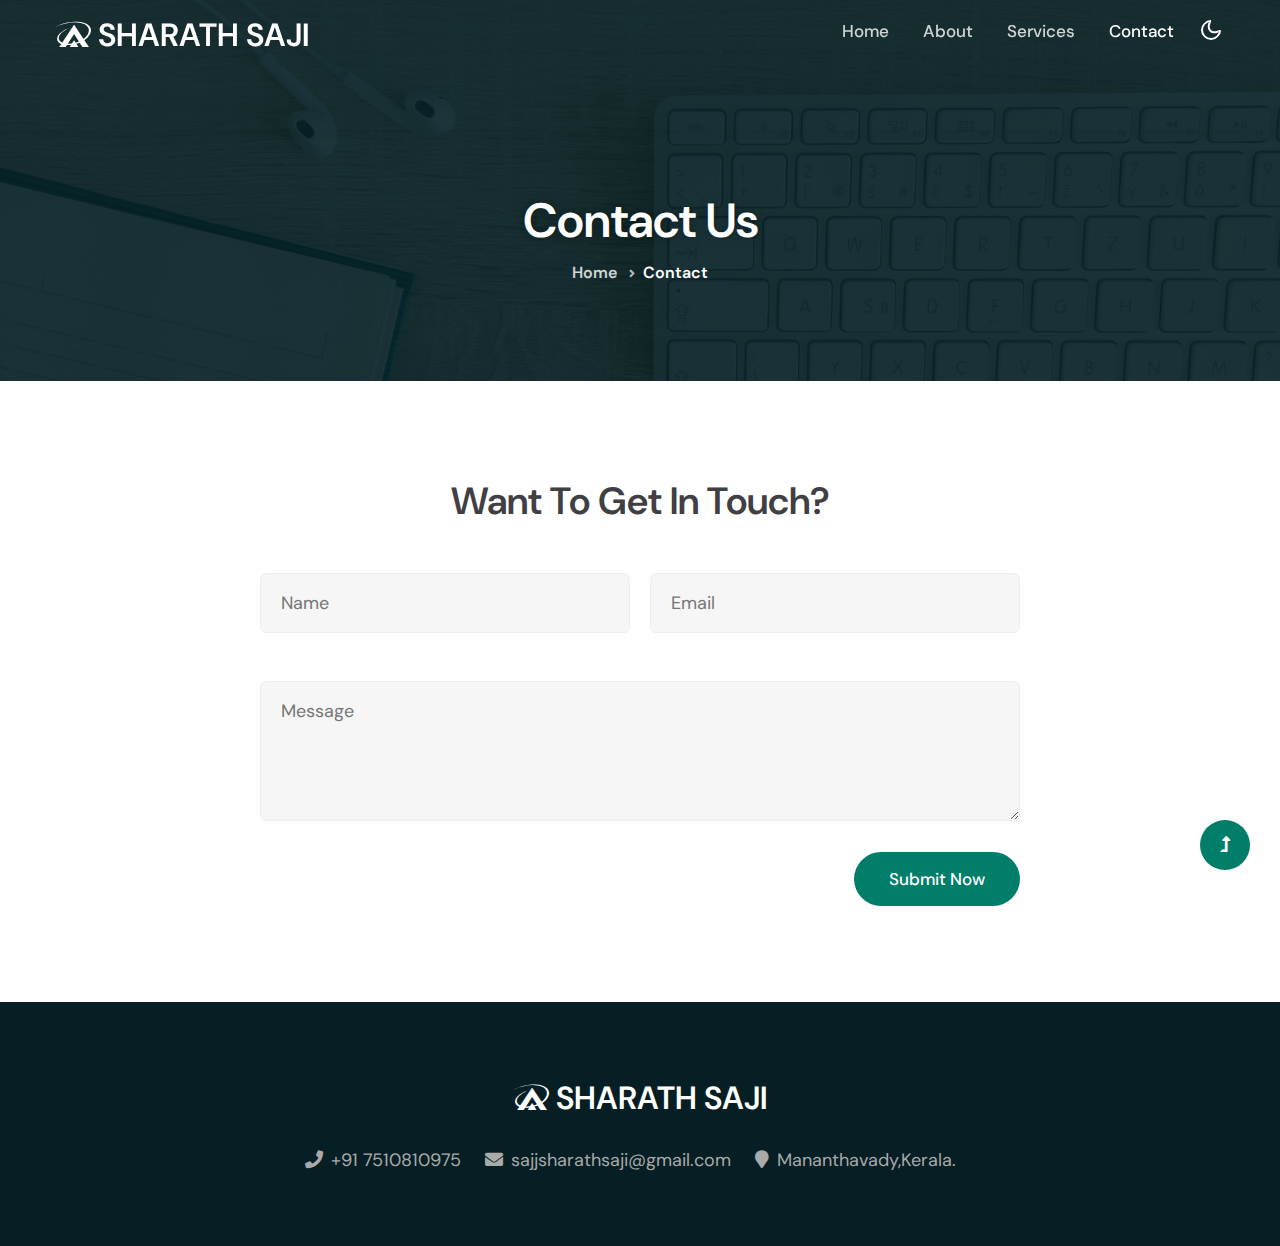
<file: contact.html>
<!--
Author: W3layouts
Author URL: http://w3layouts.com
-->
<!doctype html>
<html lang="en">

<head>
    <!-- Required meta tags -->
    <meta charset="utf-8">
    <meta name="viewport" content="width=device-width, initial-scale=1, shrink-to-fit=no">
    <title>SharathSaji</title>

    <!-- google-fonts -->
    <link href="//fonts.googleapis.com/css2?family=Dosis:wght@300;400;500;600;800&display=swap" rel="stylesheet">
    <link href="//fonts.googleapis.com/css2?family=DM+Sans:wght@400;500;700&display=swap" rel="stylesheet">
    <!-- //google-fonts -->

    <!-- Template CSS Style link -->
    <link rel="stylesheet" href="assets/css/style-liberty.css">

</head>

<body>


   
   
      
<!--header-->
<header id="site-header" class="fixed-top">
    <div class="container">
        <nav class="navbar navbar-expand-lg stroke">
            <h1>
                <a class="navbar-brand" href="index.html">
                    <i class="fab fa-asymmetrik"></i> SHARATH SAJI
                </a>
            </h1>
            <!-- if logo is image enable this   
        <a class="navbar-brand" href="#index.html">
            <img src="image-path" alt="Your logo" title="Your logo" style="height:35px;" />
        </a> -->
            <button class="navbar-toggler collapsed bg-gradient" type="button" data-bs-toggle="collapse"
                data-bs-target="#navbarTogglerDemo02" aria-controls="navbarTogglerDemo02" aria-expanded="false"
                aria-label="Toggle navigation">
                <span class="navbar-toggler-icon fa icon-expand fa-bars"></span>
                <span class="navbar-toggler-icon fa icon-close fa-times"></span>
            </button>

            <div class="collapse navbar-collapse" id="navbarTogglerDemo02">
                <ul class="navbar-nav ms-lg-auto align-items-center">
                    <li class="nav-item">
                        <a class="nav-link" href="index.html">Home <span class="sr-only">(current)</span></a>
                    </li>
                    <li class="nav-item">
                        <a class="nav-link" href="about.html">About</a>
                    </li>
                    <li class="nav-item">
                        <a class="nav-link" href="services.html">Services</a>
                    </li>
                    <li class="nav-item active">
                        <a class="nav-link" href="contact.html">Contact</a>
                    </li>

                    <!--
                    <div class="header-btn mx-2">
                        <a class="btn btn-style btn-primary mr-lg-5" href="contact.html"> Hire Me</a>
                    </div>
                   -->

                </ul>
            </div>

            <!-- 
            <ul class="cd-header-buttons px-lg-2">
                <li>
                <a class="cd-search-trigger" href="#cd-search">
                    <span></span>
                </a>
                </li>
            </ul>
            <div id="cd-search" class="cd-search">
                <form action="#url" method="post">
                    <input name="Search" type="search" placeholder="Click enter after typing...">
                </form>
            </div>
           -->
            
            <!-- toggle switch for light and dark theme -->
            <div class="cont-ser-position">
                <nav class="navigation">
                    <div class="theme-switch-wrapper">
                        <label class="theme-switch" for="checkbox">
                            <input type="checkbox" id="checkbox">
                            <div class="mode-container">
                                <i class="gg-sun"></i>
                                <i class="gg-moon"></i>
                            </div>
                        </label>
                    </div>
                </nav>
            </div>
            <!-- //toggle switch for light and dark theme -->
        </nav>
    </div>
</header>
<!--//header-->


<!-- contact banner -->
<section class="w3l-about-breadcrumb text-center">
    <div class="breadcrumb-bg breadcrumb-bg-about py-5">
        <div class="container py-lg-5 mt-5">
            <div class="banner-info-grid mt-5">
                <h2 class="w3l-title-breadcrumb">Contact Us</h2>
            </div>
            <ul class="breadcrumbs-custom-path">
                <li><a href="#url">Home</a></li>
                <li class="active"><span class="fa fa-angle-right mx-2" aria-hidden="true"></span>Contact</li>
            </ul>
        </div>
    </div>
</section>
<!-- //contact banner -->



<!-- contact -->
<section class="w3l-contacts-12">
    <div class="contact-top pt-5">
        <div class="container py-lg-5 py-2">
            <div class="title-heading-w3 mx-auto text-center mb-sm-5 mb-4">
                <h3 class="w3l-title-main">Want to get in touch?</h3>
            </div>
            <div class="d-grid cont-main-top">
                <!-- contact form -->
                <div class="contacts12-main">
                    <form  method="post" class="main-input">
                        <div class="top-inputs d-grid">
                            <input type="text" placeholder="Name" name="name" id="name" required="">
                            <input type="email" name="email" placeholder="Email" id="email" required="">
                        </div>
                        <textarea placeholder="Message" name="message" id="message" required=""></textarea>
                        <div class="text-end">
                            <button type="submit" class="btn btn-primary btn-style" value="Send Email" onclick="sendMail()">Submit Now</button>
                        </div>
                    </form>
                    <script>
function sendMail() {
  var name = document.getElementById('name').value;
  var email = document.getElementById('email').value;
  var message = document.getElementById('message').value;
  var mailtoLink = 'mailto:' + email + '?subject=Message from ' + name + '&body=' + encodeURIComponent(message);
  
  if(name && email && message) {
    window.location.href = mailtoLink;
  } else {
    alert('Please fill out all fields.');
  }
}
</script>
                </div>
                <!-- //contact form -->
            </div>
        </div>
        <!-- map -->
       <!----> <div class="map mt-5">
            <!--<iframe
                src="https://www.google.com/maps/embed?pb=!1m18!1m12!1m3!1d158857.7281066703!2d-0.24168144921176335!3d51.5287718408761!2m3!1f0!2f0!3f0!3m2!1i1024!2i768!4f13.1!3m3!1m2!1s0x47d8a00baf21de75%3A0x52963a5addd52a99!2sLondon%2C%20UK!5e0!3m2!1sen!2sin!4v1569921526194!5m2!1sen!2sin"
                frameborder="0" style="border:0;" allowfullscreen=""></iframe>
        </div>-->
        <!-- //map -->
    </div>
</section>
<!-- //contact -->


<!-- footer -->
<footer class="text-center">
    <div class="footer py-5">
        <div class="container py-md-4">
            <div clss="footer-logo">
                <a class="logo" href="index.html">
                    <i class="fab fa-asymmetrik"></i> SHARATH SAJI
                </a>
            </div>
            <div class="footer-contact-info mt-4">
                <ul>
                    <li>
                        <a href="tel:+12 345 678 900" class="contact-text-sub">
                            <span class="fas fa-phone me-2"></span>+91 7510810975</a>
                    </li>
                    <li>
                        <a href="mailto:info@example.com" class="contact-text-sub">
                            <span class="fas fa-envelope me-2"></span>sajjsharathsaji@gmail.com </a>
                    </li>
                    <li>
                        <p class="contact-text-sub"> 
                            <span class="fas fa-map-marker me-2"></span>Mananthavady,Kerala.</p>
                    </li>
                </ul>
            </div>
        </div>
    </div>
   <!--<div class="container py-4">
        <div class="row footer-grids">
            <div class="col-lg-6 copyright text-lg-start text-center align-center">
                <p>© 2022 UI Portfolio. All Rights Reserved | Design by <a href="http://w3layouts.com/"> W3layouts</a> </p>
            </div>
            <div class="col-lg-6 text-lg-end text-center mt-lg-0 mt-4">
                <div class="social">
                    <ul>
                        <li><a href="#url"><span class="fab me-2 fa-facebook-f"></span></a></li>
                        <li><a href="#url"><span class="fab me-2 fa-twitter"></span></a></li>
                        <li><a href="#url"><span class="fab me-2 fa-google-plus"></span></a></li>
                        <li><a href="#url"><span class="fab me-2 fa-pinterest"></span></a></li>
                        <li><a href="#url"><span class="fab me-2 fa-vk"></span></a></li>
                    </ul>
                </div>
            </div>
        </div>
    </div>-->
</footer>
<!-- //footer -->



<!-- Js scripts -->
<!-- move top -->
<button onclick="topFunction()" id="movetop" title="Go to top">
    <span class="fas fa-level-up-alt" aria-hidden="true"></span>
</button>
<script>
    // When the user scrolls down 20px from the top of the document, show the button
    window.onscroll = function () {
        scrollFunction()
    };

    function scrollFunction() {
        if (document.body.scrollTop > 20 || document.documentElement.scrollTop > 20) {
            document.getElementById("movetop").style.display = "block";
        } else {
            document.getElementById("movetop").style.display = "none";
        }
    }

    // When the user clicks on the button, scroll to the top of the document
    function topFunction() {
        document.body.scrollTop = 0;
        document.documentElement.scrollTop = 0;
    }
</script>
<!-- //move top -->

<!-- common jquery plugin -->
<script src="assets/js/jquery-3.3.1.min.js"></script>
<!-- //common jquery plugin -->

<!-- theme switch js (light and dark)-->
<script src="assets/js/theme-change.js"></script>
<!-- //theme switch js (light and dark)-->

<!--search-bar-->
<script src="assets/js/search.js"></script>
<!--//search-bar-->

<!--/stats-number-counter-->
<script src="assets/js/jquery.waypoints.min.js"></script>
<script src="assets/js/jquery.countup.js"></script>
<script>
    $('.counter').countUp();

</script>
<!--//stats-number-counter-->

<!--/owlcarousel-->
<script src="assets/js/owl.carousel.js"></script>
<!-- //tesimonials-->
<script>
    $(document).ready(function () {
      $("#owl-demo1").owlCarousel({
        loop: true,
        margin: 30,
        nav: false,
        responsiveClass: true,
        responsive: {
          0: {
            items: 1,
            nav: false
          },
          768: {
            items: 2,
            nav: false
          },
          1024: {
            items: 3,
            nav: false
          }
        }
      })
    })
  </script>
<!-- //tesimonials-->

<!-- /typig-text-->
<script>
    const typedTextSpan = document.querySelector(".typed-text");
    const cursorSpan = document.querySelector(".cursor");

    const textArray = ["Web Designer", "Web Developer", "Photographer", "Freelancer"];
    const typingDelay = 200;
    const erasingDelay = 10;
    const newTextDelay = 100; // Delay between current and next text
    let textArrayIndex = 0;
    let charIndex = 0;

    function type() {
        if (charIndex < textArray[textArrayIndex].length) {
            if (!cursorSpan.classList.contains("typing")) cursorSpan.classList.add("typing");
            typedTextSpan.textContent += textArray[textArrayIndex].charAt(charIndex);
            charIndex++;
            setTimeout(type, typingDelay);
        } else {
            cursorSpan.classList.remove("typing");
            setTimeout(erase, newTextDelay);
        }
    }

    function erase() {
        if (charIndex > 0) {
            // add class 'typing' if there's none
            if (!cursorSpan.classList.contains("typing")) {
                cursorSpan.classList.add("typing");
            }
            typedTextSpan.textContent = textArray[textArrayIndex].substring(0, 0);
            charIndex--;
            setTimeout(erase, erasingDelay);
        } else {
            cursorSpan.classList.remove("typing");
            textArrayIndex++;
            if (textArrayIndex >= textArray.length) textArrayIndex = 0;
            setTimeout(type, typingDelay);
        }
    }

    document.addEventListener("DOMContentLoaded", function () { // On DOM Load initiate the effect
        if (textArray.length) setTimeout(type, newTextDelay + 250);
    });
</script>
<!-- //typig-text-->


<!-- jQuery-Photo-filter-lightbox-portfolio-plugin -->
<script src="assets/js/jquery-1.7.2.js"></script>
<script src="assets/js/jquery.quicksand.js"></script>
<script src="assets/js/script.js"></script>
<script src="assets/js/jquery.prettyPhoto.js"></script>
<!-- //jQuery-Photo-filter-lightbox-portfolio-plugin -->

<!-- MENU-JS -->
<script>
    $(window).on("scroll", function () {
        var scroll = $(window).scrollTop();

        if (scroll >= 80) {
            $("#site-header").addClass("nav-fixed");
        } else {
            $("#site-header").removeClass("nav-fixed");
        }
    });

    //Main navigation Active Class Add Remove
    $(".navbar-toggler").on("click", function () {
        $("header").toggleClass("active");
    });
    $(document).on("ready", function () {
        if ($(window).width() > 991) {
            $("header").removeClass("active");
        }
        $(window).on("resize", function () {
            if ($(window).width() > 991) {
                $("header").removeClass("active");
            }
        });
    });
</script>
<!-- //MENU-JS -->

<!-- disable body scroll which navbar is in active -->
<script>
    $(function () {
        $('.navbar-toggler').click(function () {
            $('body').toggleClass('noscroll');
        })
    });
</script>
<!-- //disable body scroll which navbar is in active -->

<!--bootstrap-->
<script src="assets/js/bootstrap.min.js"></script>
<!-- //bootstrap-->
<!-- //Js scripts -->

</body>

</html>
</file>
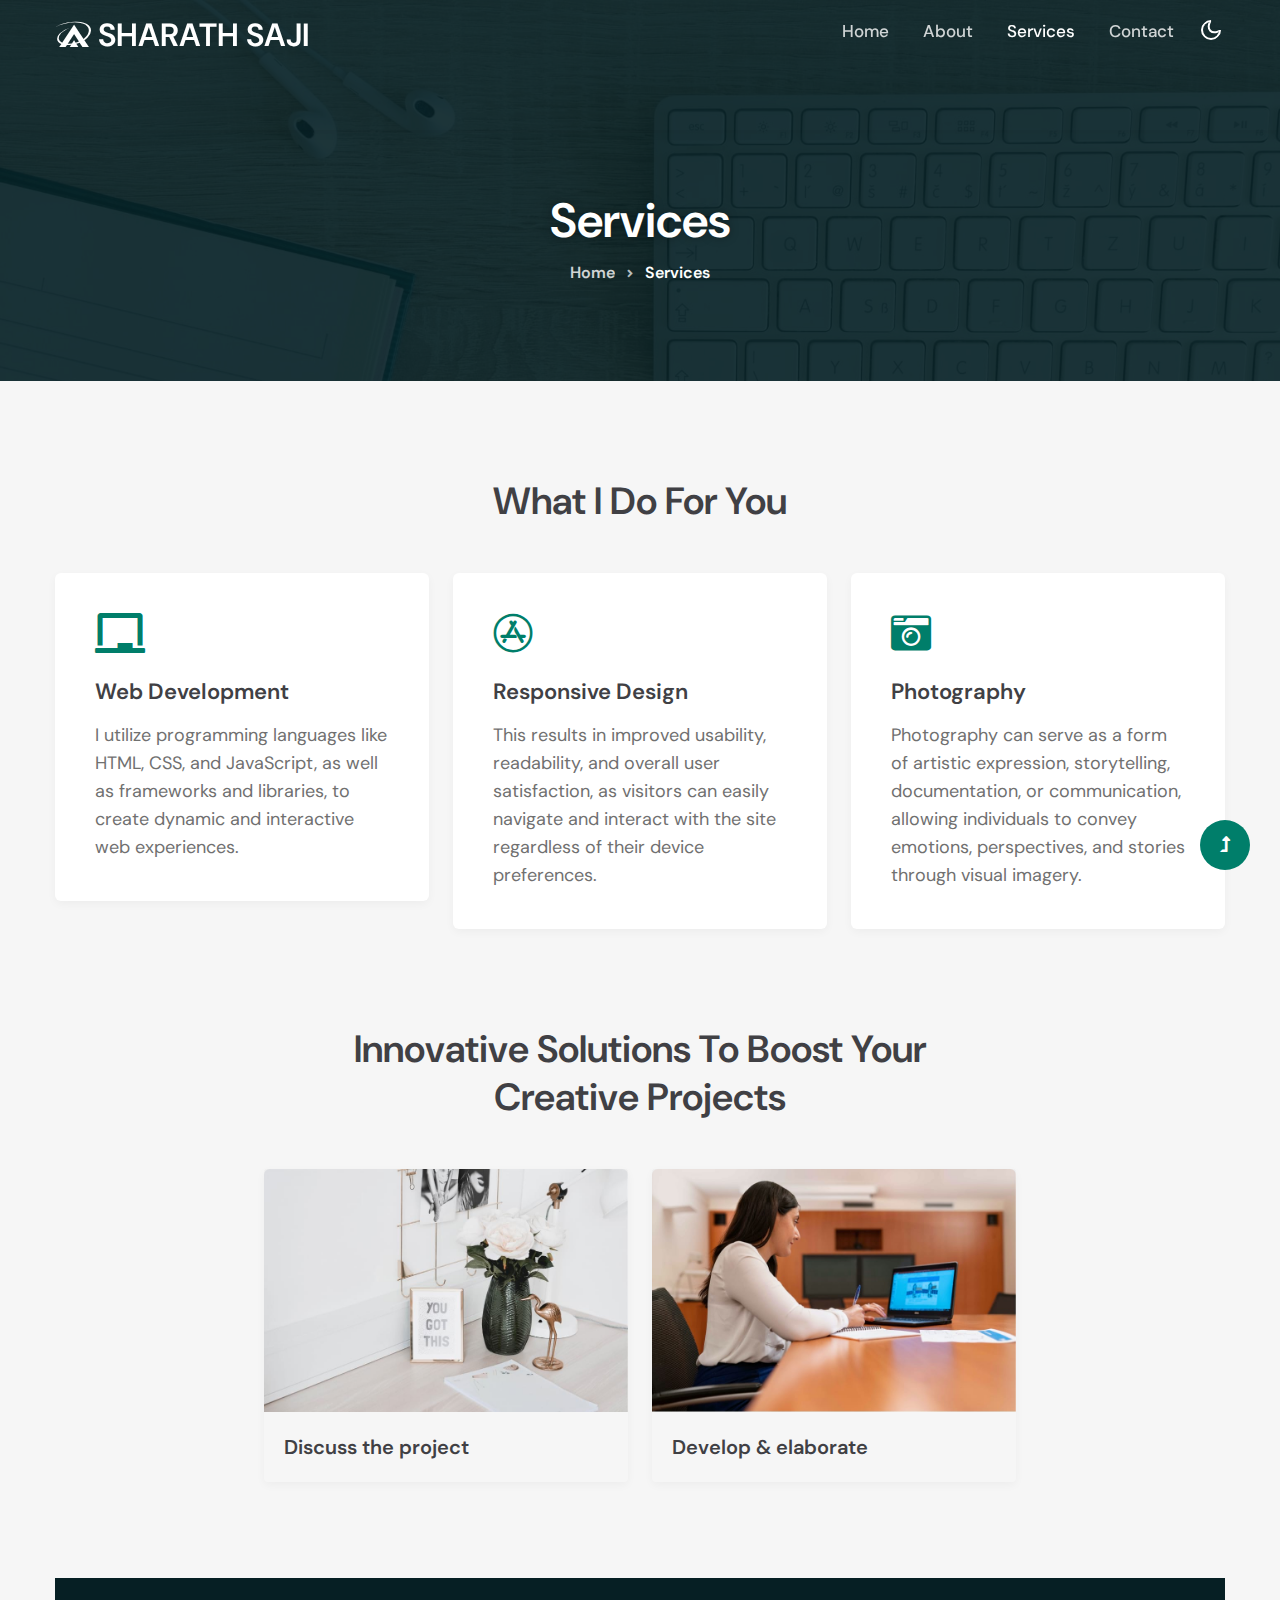
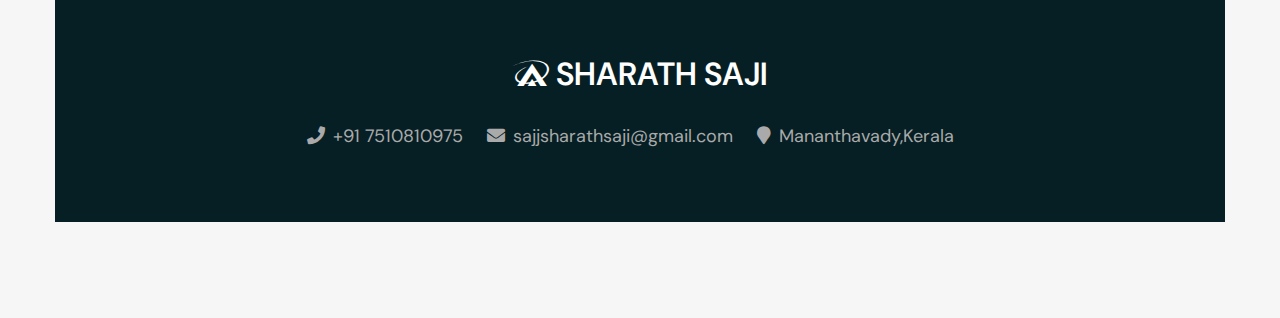
<file: services.html>
<!--
Author: W3layouts
Author URL: http://w3layouts.com
-->
<!doctype html>
<html lang="en">

<head>
    <!-- Required meta tags -->
    <meta charset="utf-8">
    <meta name="viewport" content="width=device-width, initial-scale=1, shrink-to-fit=no">
    <title>SharathSaji</title>

    <!-- google-fonts -->
    <link href="//fonts.googleapis.com/css2?family=Dosis:wght@300;400;500;600;800&display=swap" rel="stylesheet">
    <link href="//fonts.googleapis.com/css2?family=DM+Sans:wght@400;500;700&display=swap" rel="stylesheet">
    <!-- //google-fonts -->

    <!-- Template CSS Style link -->
    <link rel="stylesheet" href="assets/css/style-liberty.css">

</head>

<body>



<!--header-->
<header id="site-header" class="fixed-top">
    <div class="container">
        <nav class="navbar navbar-expand-lg stroke">
            <h1>
                <a class="navbar-brand" href="index.html">
                    <i class="fab fa-asymmetrik"></i> SHARATH SAJI
                </a>
            </h1>
            <!-- if logo is image enable this   
        <a class="navbar-brand" href="#index.html">
            <img src="image-path" alt="Your logo" title="Your logo" style="height:35px;" />
        </a> -->
            <button class="navbar-toggler collapsed bg-gradient" type="button" data-bs-toggle="collapse"
                data-bs-target="#navbarTogglerDemo02" aria-controls="navbarTogglerDemo02" aria-expanded="false"
                aria-label="Toggle navigation">
                <span class="navbar-toggler-icon fa icon-expand fa-bars"></span>
                <span class="navbar-toggler-icon fa icon-close fa-times"></span>
            </button>

            <div class="collapse navbar-collapse" id="navbarTogglerDemo02">
                <ul class="navbar-nav ms-lg-auto align-items-center">
                    <li class="nav-item">
                        <a class="nav-link" href="index.html">Home <span class="sr-only">(current)</span></a>
                    </li>
                    <li class="nav-item">
                        <a class="nav-link" href="about.html">About</a>
                    </li>
                    <li class="nav-item active">
                        <a class="nav-link" href="services.html">Services</a>
                    </li>
                    <li class="nav-item">
                        <a class="nav-link" href="contact.html">Contact</a>
                    </li>

                    <!--
                    <div class="header-btn mx-2">
                        <a class="btn btn-style btn-primary mr-lg-5" href="contact.html"> Hire Me</a>
                    </div>
                    -->

                </ul>
            </div>

            <!-- 
            <ul class="cd-header-buttons px-lg-2">
                <li>
                <a class="cd-search-trigger" href="#cd-search">
                    <span></span>
                </a>
                </li>
            </ul>
            <div id="cd-search" class="cd-search">
                <form action="#url" method="post">
                    <input name="Search" type="search" placeholder="Click enter after typing...">
                </form>
            </div>
           -->
            
            <!-- toggle switch for light and dark theme -->
            <div class="cont-ser-position">
                <nav class="navigation">
                    <div class="theme-switch-wrapper">
                        <label class="theme-switch" for="checkbox">
                            <input type="checkbox" id="checkbox">
                            <div class="mode-container">
                                <i class="gg-sun"></i>
                                <i class="gg-moon"></i>
                            </div>
                        </label>
                    </div>
                </nav>
            </div>
            <!-- //toggle switch for light and dark theme -->
        </nav>
    </div>
</header>
<!--//header-->


<!-- Services banner -->
<section class="w3l-about-breadcrumb text-center">
    <div class="breadcrumb-bg breadcrumb-bg-about py-5">
        <div class="container py-lg-5 mt-5">
            <div class="banner-info-grid mt-5">
                <h2 class="w3l-title-breadcrumb">Services</h2>
            </div>
            <ul class="breadcrumbs-custom-path">
                <li><a href="#url">Home</a></li>
                <li class="active"><span class="fa fa-angle-right mx-2" aria-hidden="true"></span> Services</li>
            </ul>
        </div>
    </div>
</section>
<!-- //Services banner -->



<!-- Services Section -->
<section class="about-section py-5">
        <div class="container py-lg-5 py-md-4 py-2">
            <div class="title-heading-w3 mx-auto text-center mb-sm-5 mb-4">
                <h3 class="w3l-title-main">What I do for you</h3>
            </div>
            <div class="row justify-content-center">
                <div class="col-lg-4 col-md-6">
                    <div class="about-single">
                        <div class="about-icon mb-4">
                            <i class="fas fa-chalkboard"></i>
                        </div>
                        <div class="about-content">
                            <h5 class="mb-3"><a href="#url">Web Development</a></h5>
                            <p>I utilize programming languages like HTML, CSS, and JavaScript, as well as frameworks and libraries, to create dynamic and interactive web experiences.                            </p>
                        </div>
                    </div>
                </div>
                <div class="col-lg-4 col-md-6 mt-md-0 mt-3">
                    <div class="about-single">
                        <div class="about-icon mb-4">
                            <i class="fab fa-app-store"></i>
                        </div>
                        <div class="about-content">
                            <h5 class="mb-3"><a href="#url"> Responsive Design</a></h5>
                            <p>This results in improved usability, readability, and overall user satisfaction, as visitors can easily navigate and interact with the site regardless of their device preferences.</p>
                        </div>
                    </div>
                </div>
                <div class="col-lg-4 col-md-6 mt-lg-0 mt-3">
                    <div class="about-single">
                        <div class="about-icon mb-4">
                            <i class="fas fa-camera-retro"></i>
                        </div>
                        <div class="about-content">
                            <h5 class="mb-3"><a href="#url"> Photography</a></h5>
                            <p>Photography can serve as a form of artistic expression, storytelling, documentation, or communication, allowing individuals to convey emotions, perspectives, and stories through visual imagery.</p>
                        </div>
                    </div>
                </div>
            </div>


<div class="service-section py-5">
    <div class="container py-lg-5 py-md-4 py-2">
        <div class="title-heading-w3 mx-auto text-center mb-sm-5 mb-4">
            <h3 class="w3l-title-main">Innovative solutions
                to boost your creative projects</h3>
        </div>
        <div class="row justify-content-center">
            <div class="col-lg-4 col-sm-6 item">
                <div class="card">
                    <div class="card-header p-0 position-relative border-0">
                        <a href="services.html">
                            <img class="d-block img-responsive" src="assets/images/blog3.jpg" alt="card-image">
                        </a>
                    </div>
                    <div class="card-body service-details">
                        <a href="services.html" class="service-heading">Discuss the project </a>
                    </div>
                </div>
            </div>
            <div class="col-lg-4 col-sm-6 mt-sm-0 mt-4 pt-sm-0 pt-2">
                <div class="card">
                    <div class="card-header p-0 position-relative border-0">
                        <a href="services.html">
                            <img class="d-block img-responsive" src="assets/images/blog4.jpg" alt="card-image">
                        </a>
                    </div>
                    <div class="card-body service-details">
                        <a href="services.html" class="service-heading">Develop & elaborate </a>
                    </div>
                </div>
            </div>
            <!--<div class="col-lg-4 col-sm-6 mt-lg-0 mt-4 pt-lg-0 pt-2">
                <div class="card">
                    <div class="card-header p-0 position-relative border-0">
                        <a href="services.html">
                            <img class="d-block img-responsive" src="assets/images/blog6.jpg" alt="card-image">
                        </a>
                    </div>
                    <div class="card-body service-details">
                        <a href="services.html" class="service-heading">Final approvement </a>
                    </div>
                </div>
            </div>-->
        </div>
    </div>
</div>


<!-- footer -->
<footer class="text-center">
    <div class="footer py-5">
        <div class="container py-md-4">
            <div clss="footer-logo">
                <a class="logo" href="index.html">
                    <i class="fab fa-asymmetrik"></i> SHARATH SAJI
                </a>
            </div>
            <div class="footer-contact-info mt-4">
                <ul>
                    <li>
                        <a href="tel:+12 345 678 900" class="contact-text-sub">
                            <span class="fas fa-phone me-2"></span>+91 7510810975</a>
                    </li>
                    <li>
                        <a href="mailto:info@example.com" class="contact-text-sub">
                            <span class="fas fa-envelope me-2"></span>sajjsharathsaji@gmail.com </a>
                    </li>
                    <li>
                        <p class="contact-text-sub"> 
                            <span class="fas fa-map-marker me-2"></span>Mananthavady,Kerala</p>
                    </li>
                </ul>
            </div>
        </div>
    </div>
   <!-- <div class="container py-4">
        <div class="row footer-grids">
            <div class="col-lg-6 copyright text-lg-start text-center align-center">
                <p>© 2022 UI Portfolio. All Rights Reserved | Design by <a href="http://w3layouts.com/"> W3layouts</a> </p>
            </div>
            <div class="col-lg-6 text-lg-end text-center mt-lg-0 mt-4">
                <div class="social">
                    <ul>
                        <li><a href="#url"><span class="fab me-2 fa-facebook-f"></span></a></li>
                        <li><a href="#url"><span class="fab me-2 fa-twitter"></span></a></li>
                        <li><a href="#url"><span class="fab me-2 fa-google-plus"></span></a></li>
                        <li><a href="#url"><span class="fab me-2 fa-pinterest"></span></a></li>
                        <li><a href="#url"><span class="fab me-2 fa-vk"></span></a></li>
                    </ul>
                </div>
            </div>
        </div>
    </div>-->
</footer>
<!-- //footer -->



<!-- Js scripts -->
<!-- move top -->
<button onclick="topFunction()" id="movetop" title="Go to top">
    <span class="fas fa-level-up-alt" aria-hidden="true"></span>
</button>
<script>
    // When the user scrolls down 20px from the top of the document, show the button
    window.onscroll = function () {
        scrollFunction()
    };

    function scrollFunction() {
        if (document.body.scrollTop > 20 || document.documentElement.scrollTop > 20) {
            document.getElementById("movetop").style.display = "block";
        } else {
            document.getElementById("movetop").style.display = "none";
        }
    }

    // When the user clicks on the button, scroll to the top of the document
    function topFunction() {
        document.body.scrollTop = 0;
        document.documentElement.scrollTop = 0;
    }
</script>
<!-- //move top -->

<!-- common jquery plugin -->
<script src="assets/js/jquery-3.3.1.min.js"></script>
<!-- //common jquery plugin -->

<!-- theme switch js (light and dark)-->
<script src="assets/js/theme-change.js"></script>
<!-- //theme switch js (light and dark)-->

<!--search-bar-->
<script src="assets/js/search.js"></script>
<!--//search-bar-->

<!--/stats-number-counter-->
<script src="assets/js/jquery.waypoints.min.js"></script>
<script src="assets/js/jquery.countup.js"></script>
<script>
    $('.counter').countUp();

</script>
<!--//stats-number-counter-->

<!--/owlcarousel-->
<script src="assets/js/owl.carousel.js"></script>
<!-- //tesimonials-->
<script>
    $(document).ready(function () {
      $("#owl-demo1").owlCarousel({
        loop: true,
        margin: 30,
        nav: false,
        responsiveClass: true,
        responsive: {
          0: {
            items: 1,
            nav: false
          },
          768: {
            items: 2,
            nav: false
          },
          1024: {
            items: 3,
            nav: false
          }
        }
      })
    })
  </script>
<!-- //tesimonials-->

<!-- //brands-->
<script>
    $(document).ready(function() {
        $("#owl-demo").owlCarousel({
            loop: true,
            nav: false,
            autoplay: true,
            autoplaySpeed: 1500,
            responsiveClass: true,
            responsive: {
                0: {
                    items: 2,
                    nav: false
                },
                568: {
                    items: 3,
                    nav: false
                },
                768: {
                    items: 4,
                    nav: false
                }
            }
        })
    })

</script>
<!-- //brands-->

<!-- /typig-text-->
<script>
    const typedTextSpan = document.querySelector(".typed-text");
    const cursorSpan = document.querySelector(".cursor");

    const textArray = ["Web Designer", "Web Developer", "Photographer"];
    const typingDelay = 200;
    const erasingDelay = 10;
    const newTextDelay = 100; // Delay between current and next text
    let textArrayIndex = 0;
    let charIndex = 0;

    function type() {
        if (charIndex < textArray[textArrayIndex].length) {
            if (!cursorSpan.classList.contains("typing")) cursorSpan.classList.add("typing");
            typedTextSpan.textContent += textArray[textArrayIndex].charAt(charIndex);
            charIndex++;
            setTimeout(type, typingDelay);
        } else {
            cursorSpan.classList.remove("typing");
            setTimeout(erase, newTextDelay);
        }
    }

    function erase() {
        if (charIndex > 0) {
            // add class 'typing' if there's none
            if (!cursorSpan.classList.contains("typing")) {
                cursorSpan.classList.add("typing");
            }
            typedTextSpan.textContent = textArray[textArrayIndex].substring(0, 0);
            charIndex--;
            setTimeout(erase, erasingDelay);
        } else {
            cursorSpan.classList.remove("typing");
            textArrayIndex++;
            if (textArrayIndex >= textArray.length) textArrayIndex = 0;
            setTimeout(type, typingDelay);
        }
    }

    document.addEventListener("DOMContentLoaded", function () { // On DOM Load initiate the effect
        if (textArray.length) setTimeout(type, newTextDelay + 250);
    });
</script>
<!-- //typig-text-->


<!-- jQuery-Photo-filter-lightbox-portfolio-plugin -->
<script src="assets/js/jquery-1.7.2.js"></script>
<script src="assets/js/jquery.quicksand.js"></script>
<script src="assets/js/script.js"></script>
<script src="assets/js/jquery.prettyPhoto.js"></script>
<!-- //jQuery-Photo-filter-lightbox-portfolio-plugin -->

<!-- MENU-JS -->
<script>
    $(window).on("scroll", function () {
        var scroll = $(window).scrollTop();

        if (scroll >= 80) {
            $("#site-header").addClass("nav-fixed");
        } else {
            $("#site-header").removeClass("nav-fixed");
        }
    });

    //Main navigation Active Class Add Remove
    $(".navbar-toggler").on("click", function () {
        $("header").toggleClass("active");
    });
    $(document).on("ready", function () {
        if ($(window).width() > 991) {
            $("header").removeClass("active");
        }
        $(window).on("resize", function () {
            if ($(window).width() > 991) {
                $("header").removeClass("active");
            }
        });
    });
</script>
<!-- //MENU-JS -->

<!-- disable body scroll which navbar is in active -->
<script>
    $(function () {
        $('.navbar-toggler').click(function () {
            $('body').toggleClass('noscroll');
        })
    });
</script>
<!-- //disable body scroll which navbar is in active -->

<!--bootstrap-->
<script src="assets/js/bootstrap.min.js"></script>
<!-- //bootstrap-->
<!-- //Js scripts -->

</body>

</html>
</file>
<file: assets/css/style-liberty.css>
@charset "UTF-8";

/*--
Author: W3layouts
Author URL: http://w3layouts.com
--*/


/*!
 * Bootstrap v5.0.1 (https://getbootstrap.com/)
 * Copyright 2011-2021 The Bootstrap Authors
 * Copyright 2011-2021 Twitter, Inc.
 * Licensed under MIT (https://github.com/twbs/bootstrap/blob/main/LICENSE)
 */
:root {
  --bs-blue: #0d6efd;
  --bs-indigo: #6610f2;
  --bs-purple: #6f42c1 --bs-pink: #d63384;
  --bs-red: #dc3545;
  --bs-orange: #fd7e14;
  --bs-yellow: #ffc107;
  --bs-green: #198754;
  --bs-teal: #20c997;
  --bs-cyan: #0dcaf0;
  --bs-white: #fff;
  --bs-gray: #6c757d;
  --bs-gray-dark: #343a40;
  --bs-primary: #0d6efd;
  --bs-secondary: #6c757d;
  --bs-success: #198754;
  --bs-info: #0dcaf0;
  --bs-warning: #ffc107;
  --bs-danger: #dc3545;
  --bs-light: #f8f9fa;
  --bs-dark: #212529;
  --bs-font-sans-serif: system-ui, -apple-system, "Segoe UI", Roboto, "Helvetica Neue", Arial, "Noto Sans", "Liberation Sans", sans-serif, "Apple Color Emoji", "Segoe UI Emoji", "Segoe UI Symbol", "Noto Color Emoji";
  --bs-font-monospace: SFMono-Regular, Menlo, Monaco, Consolas, "Liberation Mono", "Courier New", monospace;
  --bs-gradient: linear-gradient(180deg, rgba(255, 255, 255, 0.15), rgba(255, 255, 255, 0))
}

*,
::after,
::before {
  box-sizing: border-box
}

@media (prefers-reduced-motion:no-preference) {
  :root {
    scroll-behavior: smooth
  }
}

body {
  margin: 0;
  font-family: 'DM Sans', sans-serif;
  font-size: 1rem;
  font-weight: 400;
  line-height: 1.5;
  color: #212529;
  background-color: #fff;
  -webkit-text-size-adjust: 100%;
  -webkit-tap-highlight-color: transparent
}

hr {
  margin: 1rem 0;
  color: inherit;
  background-color: currentColor;
  border: 0;
  opacity: .25
}

hr:not([size]) {
  height: 1px
}

.h1,
.h2,
.h3,
.h4,
.h5,
.h6,
h1,
h2,
h3,
h4,
h5,
h6 {
  margin-top: 0;
  margin-bottom: .5rem;
  font-weight: 700;
  line-height: 1.2
}

.h1,
h1 {
  font-size: calc(1.375rem + 1.5vw)
}

@media (min-width:1200px) {

  .h1,
  h1 {
    font-size: 2.5rem
  }
}

.h2,
h2 {
  font-size: calc(1.325rem + .9vw)
}

@media (min-width:1200px) {

  .h2,
  h2 {
    font-size: 2rem
  }
}

.h3,
h3 {
  font-size: calc(1.3rem + .6vw)
}

@media (min-width:1200px) {

  .h3,
  h3 {
    font-size: 1.75rem
  }
}

.h4,
h4 {
  font-size: calc(1.275rem + .3vw)
}

@media (min-width:1200px) {

  .h4,
  h4 {
    font-size: 1.5rem
  }
}

.h5,
h5 {
  font-size: 1.25rem
}

.h6,
h6 {
  font-size: 1rem
}

p {
  margin-top: 0;
  margin-bottom: 1rem
}

abbr[data-bs-original-title],
abbr[title] {
  -webkit-text-decoration: underline dotted;
  text-decoration: underline dotted;
  cursor: help;
  -webkit-text-decoration-skip-ink: none;
  text-decoration-skip-ink: none
}

address {
  margin-bottom: 1rem;
  font-style: normal;
  line-height: inherit
}

ol,
ul {
  padding-left: 2rem
}

dl,
ol,
ul {
  margin-top: 0;
  margin-bottom: 1rem
}

ol ol,
ol ul,
ul ol,
ul ul {
  margin-bottom: 0
}

dt {
  font-weight: 700
}

dd {
  margin-bottom: .5rem;
  margin-left: 0
}

blockquote {
  margin: 0 0 1rem
}

b,
strong {
  font-weight: bolder
}

.small,
small {
  font-size: .875em
}

.mark,
mark {
  padding: .2em;
  background-color: #fcf8e3
}

sub,
sup {
  position: relative;
  font-size: .75em;
  line-height: 0;
  vertical-align: baseline
}

sub {
  bottom: -.25em
}

sup {
  top: -.5em
}

a {
  color: var(--primary-color);
  text-decoration: underline;

}

a:hover {
  color: var(--primary-color);
}

a:not([href]):not([class]),
a:not([href]):not([class]):hover {
  color: inherit;
  text-decoration: none
}

code,
kbd,
pre,
samp {
  font-family: 'DM Sans', sans-serif;
  font-size: 1em;
  direction: ltr;
  unicode-bidi: bidi-override
}

pre {
  display: block;
  margin-top: 0;
  margin-bottom: 1rem;
  overflow: auto;
  font-size: .875em
}

pre code {
  font-size: inherit;
  color: inherit;
  word-break: normal
}

code {
  font-size: .875em;
  color: #d63384;
  word-wrap: break-word
}

a>code {
  color: inherit
}

kbd {
  padding: .2rem .4rem;
  font-size: .875em;
  color: #fff;
  background-color: #212529;
  border-radius: .2rem
}

kbd kbd {
  padding: 0;
  font-size: 1em;
  font-weight: 700
}

figure {
  margin: 0 0 1rem
}

img,
svg {
  vertical-align: middle
}

table {
  caption-side: bottom;
  border-collapse: collapse
}

caption {
  padding-top: .5rem;
  padding-bottom: .5rem;
  color: #6c757d;
  text-align: left
}

th {
  text-align: inherit;
  text-align: -webkit-match-parent
}

tbody,
td,
tfoot,
th,
thead,
tr {
  border-color: inherit;
  border-style: solid;
  border-width: 0
}

label {
  display: inline-block
}

button {
  border-radius: 0
}

button:focus:not(:focus-visible) {
  outline: 0
}

button,
input,
optgroup,
select,
textarea {
  margin: 0;
  font-family: 'DM Sans', sans-serif;
  font-size: inherit;
  line-height: inherit
}

button,
select {
  text-transform: none
}

[role=button] {
  cursor: pointer
}

select {
  word-wrap: normal
}

select:disabled {
  opacity: 1
}

[list]::-webkit-calendar-picker-indicator {
  display: none
}

[type=button],
[type=reset],
[type=submit],
button {
  -webkit-appearance: button
}

[type=button]:not(:disabled),
[type=reset]:not(:disabled),
[type=submit]:not(:disabled),
button:not(:disabled) {
  cursor: pointer
}

::-moz-focus-inner {
  padding: 0;
  border-style: none
}

textarea {
  resize: vertical
}

fieldset {
  min-width: 0;
  padding: 0;
  margin: 0;
  border: 0
}

legend {
  float: left;
  width: 100%;
  padding: 0;
  margin-bottom: .5rem;
  font-size: calc(1.275rem + .3vw);
  line-height: inherit
}

@media (min-width:1200px) {
  legend {
    font-size: 1.5rem
  }
}

legend+* {
  clear: left
}

::-webkit-datetime-edit-day-field,
::-webkit-datetime-edit-fields-wrapper,
::-webkit-datetime-edit-hour-field,
::-webkit-datetime-edit-minute,
::-webkit-datetime-edit-month-field,
::-webkit-datetime-edit-text,
::-webkit-datetime-edit-year-field {
  padding: 0
}

::-webkit-inner-spin-button {
  height: auto
}

[type=search] {
  outline-offset: -2px;
  -webkit-appearance: textfield
}

::-webkit-search-decoration {
  -webkit-appearance: none
}

::-webkit-color-swatch-wrapper {
  padding: 0
}

::file-selector-button {
  font: inherit
}

::-webkit-file-upload-button {
  font: inherit;
  -webkit-appearance: button
}

output {
  display: inline-block
}

iframe {
  border: 0
}

summary {
  display: list-item;
  cursor: pointer
}

progress {
  vertical-align: baseline
}

[hidden] {
  display: none !important
}

.lead {
  font-size: 1.25rem;
  font-weight: 300
}

.display-1 {
  font-size: calc(1.625rem + 4.5vw);
  font-weight: 300;
  line-height: 1.2
}

@media (min-width:1200px) {
  .display-1 {
    font-size: 5rem
  }
}

.display-2 {
  font-size: calc(1.575rem + 3.9vw);
  font-weight: 300;
  line-height: 1.2
}

@media (min-width:1200px) {
  .display-2 {
    font-size: 4.5rem
  }
}

.display-3 {
  font-size: calc(1.525rem + 3.3vw);
  font-weight: 300;
  line-height: 1.2
}

@media (min-width:1200px) {
  .display-3 {
    font-size: 4rem
  }
}

.display-4 {
  font-size: calc(1.475rem + 2.7vw);
  font-weight: 300;
  line-height: 1.2
}

@media (min-width:1200px) {
  .display-4 {
    font-size: 3.5rem
  }
}

.display-5 {
  font-size: calc(1.425rem + 2.1vw);
  font-weight: 300;
  line-height: 1.2
}

@media (min-width:1200px) {
  .display-5 {
    font-size: 3rem
  }
}

.display-6 {
  font-size: calc(1.375rem + 1.5vw);
  font-weight: 300;
  line-height: 1.2
}

@media (min-width:1200px) {
  .display-6 {
    font-size: 2.5rem
  }
}

.list-unstyled {
  padding-left: 0;
  list-style: none
}

.list-inline {
  padding-left: 0;
  list-style: none
}

.list-inline-item {
  display: inline-block
}

.list-inline-item:not(:last-child) {
  margin-right: .5rem
}

.initialism {
  font-size: .875em;
  text-transform: uppercase
}

.blockquote {
  margin-bottom: 1rem;
  font-size: 1.25rem
}

.blockquote> :last-child {
  margin-bottom: 0
}

.blockquote-footer {
  margin-top: -1rem;
  margin-bottom: 1rem;
  font-size: .875em;
  color: #6c757d
}

.blockquote-footer::before {
  content: "— "
}
.img{
height: 400px;
width: 300px;
}

.img-fluid {
  max-width: 100%;
  max-height: 100%;
  border-radius: var(--border-radius);
}

.img-thumbnail {
  padding: .25rem;
  background-color: #fff;
  border: 1px solid #dee2e6;
  border-radius: .25rem;
  max-width: 100%;
  height: auto
}

.figure {
  display: inline-block
}

.figure-img {
  margin-bottom: .5rem;
  line-height: 1
}

.figure-caption {
  font-size: .875em;
  color: #6c757d
}

.container,
.container-fluid,
.container-lg,
.container-md,
.container-sm,
.container-xl,
.container-xxl {
  width: 100%;
  height: 100%;	
  padding-right: var(--bs-gutter-x, .75rem);
  padding-left: var(--bs-gutter-x, .75rem);
  margin-right: auto;
  margin-left: auto
}

@media (min-width:576px) {

  .container,
  .container-sm {
    max-width: 540px
  }
}

@media (min-width:768px) {

  .container,
  .container-md,
  .container-sm {
    max-width: 720px
  }
}

@media (min-width:992px) {

  .container,
  .container-lg,
  .container-md,
  .container-sm {
    max-width: 960px
  }
}

@media (min-width:1200px) {

  .container,
  .container-lg,
  .container-md,
  .container-sm,
  .container-xl {
    max-width: 1140px
  }
}

@media (min-width:1400px) {

  .container,
  .container-lg,
  .container-md,
  .container-sm,
  .container-xl,
  .container-xxl {
    max-width: 1320px
  }
}

.row {
  --bs-gutter-x: 1.5rem;
  --bs-gutter-y: 0;
  display: flex;
  flex-wrap: wrap;
  margin-top: calc(var(--bs-gutter-y) * -1);
  margin-right: calc(var(--bs-gutter-x)/ -2);
  margin-left: calc(var(--bs-gutter-x)/ -2)
}

.row>* {
  flex-shrink: 0;
  width: 100%;
  max-width: 100%;
  padding-right: calc(var(--bs-gutter-x)/ 2);
  padding-left: calc(var(--bs-gutter-x)/ 2);
  margin-top: var(--bs-gutter-y)
}

.col {
  flex: 1 0 0%
}

.row-cols-auto>* {
  flex: 0 0 auto;
  width: auto
}

.row-cols-1>* {
  flex: 0 0 auto;
  width: 100%
}

.row-cols-2>* {
  flex: 0 0 auto;
  width: 50%
}

.row-cols-3>* {
  flex: 0 0 auto;
  width: 33.3333333333%
}

.row-cols-4>* {
  flex: 0 0 auto;
  width: 25%
}

.row-cols-5>* {
  flex: 0 0 auto;
  width: 20%
}

.row-cols-6>* {
  flex: 0 0 auto;
  width: 16.6666666667%
}

.col-auto {
  flex: 0 0 auto;
  width: auto
}

.col-1 {
  flex: 0 0 auto;
  width: 8.3333333333%
}

.col-2 {
  flex: 0 0 auto;
  width: 16.6666666667%
}

.col-3 {
  flex: 0 0 auto;
  width: 25%
}

.col-4 {
  flex: 0 0 auto;
  width: 33.3333333333%
}

.col-5 {
  flex: 0 0 auto;
  width: 41.6666666667%
}

.col-6 {
  flex: 0 0 auto;
  width: 50%
}

.col-7 {
  flex: 0 0 auto;
  width: 58.3333333333%
}

.col-8 {
  flex: 0 0 auto;
  width: 66.6666666667%
}

.col-9 {
  flex: 0 0 auto;
  width: 75%
}

.col-10 {
  flex: 0 0 auto;
  width: 83.3333333333%
}

.col-11 {
  flex: 0 0 auto;
  width: 91.6666666667%
}

.col-12 {
  flex: 0 0 auto;
  width: 100%
}

.offset-1 {
  margin-left: 8.3333333333%
}

.offset-2 {
  margin-left: 16.6666666667%
}

.offset-3 {
  margin-left: 25%
}

.offset-4 {
  margin-left: 33.3333333333%
}

.offset-5 {
  margin-left: 41.6666666667%
}

.offset-6 {
  margin-left: 50%
}

.offset-7 {
  margin-left: 58.3333333333%
}

.offset-8 {
  margin-left: 66.6666666667%
}

.offset-9 {
  margin-left: 75%
}

.offset-10 {
  margin-left: 83.3333333333%
}

.offset-11 {
  margin-left: 91.6666666667%
}

.g-0,
.gx-0 {
  --bs-gutter-x: 0
}

.g-0,
.gy-0 {
  --bs-gutter-y: 0
}

.g-1,
.gx-1 {
  --bs-gutter-x: 0.25rem
}

.g-1,
.gy-1 {
  --bs-gutter-y: 0.25rem
}

.g-2,
.gx-2 {
  --bs-gutter-x: 0.5rem
}

.g-2,
.gy-2 {
  --bs-gutter-y: 0.5rem
}

.g-3,
.gx-3 {
  --bs-gutter-x: 1rem
}

.g-3,
.gy-3 {
  --bs-gutter-y: 1rem
}

.g-4,
.gx-4 {
  --bs-gutter-x: 1.5rem
}

.g-4,
.gy-4 {
  --bs-gutter-y: 1.5rem
}

.g-5,
.gx-5 {
  --bs-gutter-x: 3rem
}

.g-5,
.gy-5 {
  --bs-gutter-y: 3rem
}

@media (min-width:576px) {
  .col-sm {
    flex: 1 0 0%
  }

  .row-cols-sm-auto>* {
    flex: 0 0 auto;
    width: auto
  }

  .row-cols-sm-1>* {
    flex: 0 0 auto;
    width: 100%
  }

  .row-cols-sm-2>* {
    flex: 0 0 auto;
    width: 50%
  }

  .row-cols-sm-3>* {
    flex: 0 0 auto;
    width: 33.3333333333%
  }

  .row-cols-sm-4>* {
    flex: 0 0 auto;
    width: 25%
  }

  .row-cols-sm-5>* {
    flex: 0 0 auto;
    width: 20%
  }

  .row-cols-sm-6>* {
    flex: 0 0 auto;
    width: 16.6666666667%
  }

  .col-sm-auto {
    flex: 0 0 auto;
    width: auto
  }

  .col-sm-1 {
    flex: 0 0 auto;
    width: 8.3333333333%
  }

  .col-sm-2 {
    flex: 0 0 auto;
    width: 16.6666666667%
  }

  .col-sm-3 {
    flex: 0 0 auto;
    width: 25%
  }

  .col-sm-4 {
    flex: 0 0 auto;
    width: 33.3333333333%
  }

  .col-sm-5 {
    flex: 0 0 auto;
    width: 41.6666666667%
  }

  .col-sm-6 {
    flex: 0 0 auto;
    width: 50%
  }

  .col-sm-7 {
    flex: 0 0 auto;
    width: 58.3333333333%
  }

  .col-sm-8 {
    flex: 0 0 auto;
    width: 66.6666666667%
  }

  .col-sm-9 {
    flex: 0 0 auto;
    width: 75%
  }

  .col-sm-10 {
    flex: 0 0 auto;
    width: 83.3333333333%
  }

  .col-sm-11 {
    flex: 0 0 auto;
    width: 91.6666666667%
  }

  .col-sm-12 {
    flex: 0 0 auto;
    width: 100%
  }

  .offset-sm-0 {
    margin-left: 0
  }

  .offset-sm-1 {
    margin-left: 8.3333333333%
  }

  .offset-sm-2 {
    margin-left: 16.6666666667%
  }

  .offset-sm-3 {
    margin-left: 25%
  }

  .offset-sm-4 {
    margin-left: 33.3333333333%
  }

  .offset-sm-5 {
    margin-left: 41.6666666667%
  }

  .offset-sm-6 {
    margin-left: 50%
  }

  .offset-sm-7 {
    margin-left: 58.3333333333%
  }

  .offset-sm-8 {
    margin-left: 66.6666666667%
  }

  .offset-sm-9 {
    margin-left: 75%
  }

  .offset-sm-10 {
    margin-left: 83.3333333333%
  }

  .offset-sm-11 {
    margin-left: 91.6666666667%
  }

  .g-sm-0,
  .gx-sm-0 {
    --bs-gutter-x: 0
  }

  .g-sm-0,
  .gy-sm-0 {
    --bs-gutter-y: 0
  }

  .g-sm-1,
  .gx-sm-1 {
    --bs-gutter-x: 0.25rem
  }

  .g-sm-1,
  .gy-sm-1 {
    --bs-gutter-y: 0.25rem
  }

  .g-sm-2,
  .gx-sm-2 {
    --bs-gutter-x: 0.5rem
  }

  .g-sm-2,
  .gy-sm-2 {
    --bs-gutter-y: 0.5rem
  }

  .g-sm-3,
  .gx-sm-3 {
    --bs-gutter-x: 1rem
  }

  .g-sm-3,
  .gy-sm-3 {
    --bs-gutter-y: 1rem
  }

  .g-sm-4,
  .gx-sm-4 {
    --bs-gutter-x: 1.5rem
  }

  .g-sm-4,
  .gy-sm-4 {
    --bs-gutter-y: 1.5rem
  }

  .g-sm-5,
  .gx-sm-5 {
    --bs-gutter-x: 3rem
  }

  .g-sm-5,
  .gy-sm-5 {
    --bs-gutter-y: 3rem
  }
}

@media (min-width:768px) {
  .col-md {
    flex: 1 0 0%
  }

  .row-cols-md-auto>* {
    flex: 0 0 auto;
    width: auto
  }

  .row-cols-md-1>* {
    flex: 0 0 auto;
    width: 100%
  }

  .row-cols-md-2>* {
    flex: 0 0 auto;
    width: 50%
  }

  .row-cols-md-3>* {
    flex: 0 0 auto;
    width: 33.3333333333%
  }

  .row-cols-md-4>* {
    flex: 0 0 auto;
    width: 25%
  }

  .row-cols-md-5>* {
    flex: 0 0 auto;
    width: 20%
  }

  .row-cols-md-6>* {
    flex: 0 0 auto;
    width: 16.6666666667%
  }

  .col-md-auto {
    flex: 0 0 auto;
    width: auto
  }

  .col-md-1 {
    flex: 0 0 auto;
    width: 8.3333333333%
  }

  .col-md-2 {
    flex: 0 0 auto;
    width: 16.6666666667%
  }

  .col-md-3 {
    flex: 0 0 auto;
    width: 25%
  }

  .col-md-4 {
    flex: 0 0 auto;
    width: 33.3333333333%
  }

  .col-md-5 {
    flex: 0 0 auto;
    width: 41.6666666667%
  }

  .col-md-6 {
    flex: 0 0 auto;
    width: 50%
  }

  .col-md-7 {
    flex: 0 0 auto;
    width: 58.3333333333%
  }

  .col-md-8 {
    flex: 0 0 auto;
    width: 66.6666666667%
  }

  .col-md-9 {
    flex: 0 0 auto;
    width: 75%
  }

  .col-md-10 {
    flex: 0 0 auto;
    width: 83.3333333333%
  }

  .col-md-11 {
    flex: 0 0 auto;
    width: 91.6666666667%
  }

  .col-md-12 {
    flex: 0 0 auto;
    width: 100%
  }

  .offset-md-0 {
    margin-left: 0
  }

  .offset-md-1 {
    margin-left: 8.3333333333%
  }

  .offset-md-2 {
    margin-left: 16.6666666667%
  }

  .offset-md-3 {
    margin-left: 25%
  }

  .offset-md-4 {
    margin-left: 33.3333333333%
  }

  .offset-md-5 {
    margin-left: 41.6666666667%
  }

  .offset-md-6 {
    margin-left: 50%
  }

  .offset-md-7 {
    margin-left: 58.3333333333%
  }

  .offset-md-8 {
    margin-left: 66.6666666667%
  }

  .offset-md-9 {
    margin-left: 75%
  }

  .offset-md-10 {
    margin-left: 83.3333333333%
  }

  .offset-md-11 {
    margin-left: 91.6666666667%
  }

  .g-md-0,
  .gx-md-0 {
    --bs-gutter-x: 0
  }

  .g-md-0,
  .gy-md-0 {
    --bs-gutter-y: 0
  }

  .g-md-1,
  .gx-md-1 {
    --bs-gutter-x: 0.25rem
  }

  .g-md-1,
  .gy-md-1 {
    --bs-gutter-y: 0.25rem
  }

  .g-md-2,
  .gx-md-2 {
    --bs-gutter-x: 0.5rem
  }

  .g-md-2,
  .gy-md-2 {
    --bs-gutter-y: 0.5rem
  }

  .g-md-3,
  .gx-md-3 {
    --bs-gutter-x: 1rem
  }

  .g-md-3,
  .gy-md-3 {
    --bs-gutter-y: 1rem
  }

  .g-md-4,
  .gx-md-4 {
    --bs-gutter-x: 1.5rem
  }

  .g-md-4,
  .gy-md-4 {
    --bs-gutter-y: 1.5rem
  }

  .g-md-5,
  .gx-md-5 {
    --bs-gutter-x: 3rem
  }

  .g-md-5,
  .gy-md-5 {
    --bs-gutter-y: 3rem
  }
}

@media (min-width:992px) {
  .col-lg {
    flex: 1 0 0%
  }

  .row-cols-lg-auto>* {
    flex: 0 0 auto;
    width: auto
  }

  .row-cols-lg-1>* {
    flex: 0 0 auto;
    width: 100%
  }

  .row-cols-lg-2>* {
    flex: 0 0 auto;
    width: 50%
  }

  .row-cols-lg-3>* {
    flex: 0 0 auto;
    width: 33.3333333333%
  }

  .row-cols-lg-4>* {
    flex: 0 0 auto;
    width: 25%
  }

  .row-cols-lg-5>* {
    flex: 0 0 auto;
    width: 20%
  }

  .row-cols-lg-6>* {
    flex: 0 0 auto;
    width: 16.6666666667%
  }

  .col-lg-auto {
    flex: 0 0 auto;
    width: auto
  }

  .col-lg-1 {
    flex: 0 0 auto;
    width: 8.3333333333%
  }

  .col-lg-2 {
    flex: 0 0 auto;
    width: 16.6666666667%
  }

  .col-lg-3 {
    flex: 0 0 auto;
    width: 25%
  }

  .col-lg-4 {
    flex: 0 0 auto;
    width: 33.3333333333%
  }

  .col-lg-5 {
    flex: 0 0 auto;
    width: 41.6666666667%
  }

  .col-lg-6 {
    flex: 0 0 auto;
    width: 50%
  }

  .col-lg-7 {
    flex: 0 0 auto;
    width: 58.3333333333%
  }

  .col-lg-8 {
    flex: 0 0 auto;
    width: 66.6666666667%
  }

  .col-lg-9 {
    flex: 0 0 auto;
    width: 75%
  }

  .col-lg-10 {
    flex: 0 0 auto;
    width: 83.3333333333%
  }

  .col-lg-11 {
    flex: 0 0 auto;
    width: 91.6666666667%
  }

  .col-lg-12 {
    flex: 0 0 auto;
    width: 100%
  }

  .offset-lg-0 {
    margin-left: 0
  }

  .offset-lg-1 {
    margin-left: 8.3333333333%
  }

  .offset-lg-2 {
    margin-left: 16.6666666667%
  }

  .offset-lg-3 {
    margin-left: 25%
  }

  .offset-lg-4 {
    margin-left: 33.3333333333%
  }

  .offset-lg-5 {
    margin-left: 41.6666666667%
  }

  .offset-lg-6 {
    margin-left: 50%
  }

  .offset-lg-7 {
    margin-left: 58.3333333333%
  }

  .offset-lg-8 {
    margin-left: 66.6666666667%
  }

  .offset-lg-9 {
    margin-left: 75%
  }

  .offset-lg-10 {
    margin-left: 83.3333333333%
  }

  .offset-lg-11 {
    margin-left: 91.6666666667%
  }

  .g-lg-0,
  .gx-lg-0 {
    --bs-gutter-x: 0
  }

  .g-lg-0,
  .gy-lg-0 {
    --bs-gutter-y: 0
  }

  .g-lg-1,
  .gx-lg-1 {
    --bs-gutter-x: 0.25rem
  }

  .g-lg-1,
  .gy-lg-1 {
    --bs-gutter-y: 0.25rem
  }

  .g-lg-2,
  .gx-lg-2 {
    --bs-gutter-x: 0.5rem
  }

  .g-lg-2,
  .gy-lg-2 {
    --bs-gutter-y: 0.5rem
  }

  .g-lg-3,
  .gx-lg-3 {
    --bs-gutter-x: 1rem
  }

  .g-lg-3,
  .gy-lg-3 {
    --bs-gutter-y: 1rem
  }

  .g-lg-4,
  .gx-lg-4 {
    --bs-gutter-x: 1.5rem
  }

  .g-lg-4,
  .gy-lg-4 {
    --bs-gutter-y: 1.5rem
  }

  .g-lg-5,
  .gx-lg-5 {
    --bs-gutter-x: 3rem
  }

  .g-lg-5,
  .gy-lg-5 {
    --bs-gutter-y: 3rem
  }
}

@media (min-width:1200px) {
  .col-xl {
    flex: 1 0 0%
  }

  .row-cols-xl-auto>* {
    flex: 0 0 auto;
    width: auto
  }

  .row-cols-xl-1>* {
    flex: 0 0 auto;
    width: 100%
  }

  .row-cols-xl-2>* {
    flex: 0 0 auto;
    width: 50%
  }

  .row-cols-xl-3>* {
    flex: 0 0 auto;
    width: 33.3333333333%
  }

  .row-cols-xl-4>* {
    flex: 0 0 auto;
    width: 25%
  }

  .row-cols-xl-5>* {
    flex: 0 0 auto;
    width: 20%
  }

  .row-cols-xl-6>* {
    flex: 0 0 auto;
    width: 16.6666666667%
  }

  .col-xl-auto {
    flex: 0 0 auto;
    width: auto
  }

  .col-xl-1 {
    flex: 0 0 auto;
    width: 8.3333333333%
  }

  .col-xl-2 {
    flex: 0 0 auto;
    width: 16.6666666667%
  }

  .col-xl-3 {
    flex: 0 0 auto;
    width: 25%
  }

  .col-xl-4 {
    flex: 0 0 auto;
    width: 33.3333333333%
  }

  .col-xl-5 {
    flex: 0 0 auto;
    width: 41.6666666667%
  }

  .col-xl-6 {
    flex: 0 0 auto;
    width: 50%
  }

  .col-xl-7 {
    flex: 0 0 auto;
    width: 58.3333333333%
  }

  .col-xl-8 {
    flex: 0 0 auto;
    width: 66.6666666667%
  }

  .col-xl-9 {
    flex: 0 0 auto;
    width: 75%
  }

  .col-xl-10 {
    flex: 0 0 auto;
    width: 83.3333333333%
  }

  .col-xl-11 {
    flex: 0 0 auto;
    width: 91.6666666667%
  }

  .col-xl-12 {
    flex: 0 0 auto;
    width: 100%
  }

  .offset-xl-0 {
    margin-left: 0
  }

  .offset-xl-1 {
    margin-left: 8.3333333333%
  }

  .offset-xl-2 {
    margin-left: 16.6666666667%
  }

  .offset-xl-3 {
    margin-left: 25%
  }

  .offset-xl-4 {
    margin-left: 33.3333333333%
  }

  .offset-xl-5 {
    margin-left: 41.6666666667%
  }

  .offset-xl-6 {
    margin-left: 50%
  }

  .offset-xl-7 {
    margin-left: 58.3333333333%
  }

  .offset-xl-8 {
    margin-left: 66.6666666667%
  }

  .offset-xl-9 {
    margin-left: 75%
  }

  .offset-xl-10 {
    margin-left: 83.3333333333%
  }

  .offset-xl-11 {
    margin-left: 91.6666666667%
  }

  .g-xl-0,
  .gx-xl-0 {
    --bs-gutter-x: 0
  }

  .g-xl-0,
  .gy-xl-0 {
    --bs-gutter-y: 0
  }

  .g-xl-1,
  .gx-xl-1 {
    --bs-gutter-x: 0.25rem
  }

  .g-xl-1,
  .gy-xl-1 {
    --bs-gutter-y: 0.25rem
  }

  .g-xl-2,
  .gx-xl-2 {
    --bs-gutter-x: 0.5rem
  }

  .g-xl-2,
  .gy-xl-2 {
    --bs-gutter-y: 0.5rem
  }

  .g-xl-3,
  .gx-xl-3 {
    --bs-gutter-x: 1rem
  }

  .g-xl-3,
  .gy-xl-3 {
    --bs-gutter-y: 1rem
  }

  .g-xl-4,
  .gx-xl-4 {
    --bs-gutter-x: 1.5rem
  }

  .g-xl-4,
  .gy-xl-4 {
    --bs-gutter-y: 1.5rem
  }

  .g-xl-5,
  .gx-xl-5 {
    --bs-gutter-x: 3rem
  }

  .g-xl-5,
  .gy-xl-5 {
    --bs-gutter-y: 3rem
  }
}

@media (min-width:1400px) {
  .col-xxl {
    flex: 1 0 0%
  }

  .row-cols-xxl-auto>* {
    flex: 0 0 auto;
    width: auto
  }

  .row-cols-xxl-1>* {
    flex: 0 0 auto;
    width: 100%
  }

  .row-cols-xxl-2>* {
    flex: 0 0 auto;
    width: 50%
  }

  .row-cols-xxl-3>* {
    flex: 0 0 auto;
    width: 33.3333333333%
  }

  .row-cols-xxl-4>* {
    flex: 0 0 auto;
    width: 25%
  }

  .row-cols-xxl-5>* {
    flex: 0 0 auto;
    width: 20%
  }

  .row-cols-xxl-6>* {
    flex: 0 0 auto;
    width: 16.6666666667%
  }

  .col-xxl-auto {
    flex: 0 0 auto;
    width: auto
  }

  .col-xxl-1 {
    flex: 0 0 auto;
    width: 8.3333333333%
  }

  .col-xxl-2 {
    flex: 0 0 auto;
    width: 16.6666666667%
  }

  .col-xxl-3 {
    flex: 0 0 auto;
    width: 25%
  }

  .col-xxl-4 {
    flex: 0 0 auto;
    width: 33.3333333333%
  }

  .col-xxl-5 {
    flex: 0 0 auto;
    width: 41.6666666667%
  }

  .col-xxl-6 {
    flex: 0 0 auto;
    width: 50%
  }

  .col-xxl-7 {
    flex: 0 0 auto;
    width: 58.3333333333%
  }

  .col-xxl-8 {
    flex: 0 0 auto;
    width: 66.6666666667%
  }

  .col-xxl-9 {
    flex: 0 0 auto;
    width: 75%
  }

  .col-xxl-10 {
    flex: 0 0 auto;
    width: 83.3333333333%
  }

  .col-xxl-11 {
    flex: 0 0 auto;
    width: 91.6666666667%
  }

  .col-xxl-12 {
    flex: 0 0 auto;
    width: 100%
  }

  .offset-xxl-0 {
    margin-left: 0
  }

  .offset-xxl-1 {
    margin-left: 8.3333333333%
  }

  .offset-xxl-2 {
    margin-left: 16.6666666667%
  }

  .offset-xxl-3 {
    margin-left: 25%
  }

  .offset-xxl-4 {
    margin-left: 33.3333333333%
  }

  .offset-xxl-5 {
    margin-left: 41.6666666667%
  }

  .offset-xxl-6 {
    margin-left: 50%
  }

  .offset-xxl-7 {
    margin-left: 58.3333333333%
  }

  .offset-xxl-8 {
    margin-left: 66.6666666667%
  }

  .offset-xxl-9 {
    margin-left: 75%
  }

  .offset-xxl-10 {
    margin-left: 83.3333333333%
  }

  .offset-xxl-11 {
    margin-left: 91.6666666667%
  }

  .g-xxl-0,
  .gx-xxl-0 {
    --bs-gutter-x: 0
  }

  .g-xxl-0,
  .gy-xxl-0 {
    --bs-gutter-y: 0
  }

  .g-xxl-1,
  .gx-xxl-1 {
    --bs-gutter-x: 0.25rem
  }

  .g-xxl-1,
  .gy-xxl-1 {
    --bs-gutter-y: 0.25rem
  }

  .g-xxl-2,
  .gx-xxl-2 {
    --bs-gutter-x: 0.5rem
  }

  .g-xxl-2,
  .gy-xxl-2 {
    --bs-gutter-y: 0.5rem
  }

  .g-xxl-3,
  .gx-xxl-3 {
    --bs-gutter-x: 1rem
  }

  .g-xxl-3,
  .gy-xxl-3 {
    --bs-gutter-y: 1rem
  }

  .g-xxl-4,
  .gx-xxl-4 {
    --bs-gutter-x: 1.5rem
  }

  .g-xxl-4,
  .gy-xxl-4 {
    --bs-gutter-y: 1.5rem
  }

  .g-xxl-5,
  .gx-xxl-5 {
    --bs-gutter-x: 3rem
  }

  .g-xxl-5,
  .gy-xxl-5 {
    --bs-gutter-y: 3rem
  }
}

.table {
  --bs-table-bg: transparent;
  --bs-table-accent-bg: transparent;
  --bs-table-striped-color: #212529;
  --bs-table-striped-bg: rgba(0, 0, 0, 0.05);
  --bs-table-active-color: #212529;
  --bs-table-active-bg: rgba(0, 0, 0, 0.1);
  --bs-table-hover-color: #212529;
  --bs-table-hover-bg: rgba(0, 0, 0, 0.075);
  width: 100%;
  margin-bottom: 1rem;
  color: #212529;
  vertical-align: top;
  border-color: #dee2e6
}

.table> :not(caption)>*>* {
  padding: .5rem .5rem;
  background-color: var(--bs-table-bg);
  border-bottom-width: 1px;
  box-shadow: inset 0 0 0 9999px var(--bs-table-accent-bg)
}

.table>tbody {
  vertical-align: inherit
}

.table>thead {
  vertical-align: bottom
}

.table> :not(:last-child)> :last-child>* {
  border-bottom-color: currentColor
}

.caption-top {
  caption-side: top
}

.table-sm> :not(caption)>*>* {
  padding: .25rem .25rem
}

.table-bordered> :not(caption)>* {
  border-width: 1px 0
}

.table-bordered> :not(caption)>*>* {
  border-width: 0 1px
}

.table-borderless> :not(caption)>*>* {
  border-bottom-width: 0
}

.table-striped>tbody>tr:nth-of-type(odd) {
  --bs-table-accent-bg: var(--bs-table-striped-bg);
  color: var(--bs-table-striped-color)
}

.table-active {
  --bs-table-accent-bg: var(--bs-table-active-bg);
  color: var(--bs-table-active-color)
}

.table-hover>tbody>tr:hover {
  --bs-table-accent-bg: var(--bs-table-hover-bg);
  color: var(--bs-table-hover-color)
}

.table-primary {
  --bs-table-bg: #cfe2ff;
  --bs-table-striped-bg: #c5d7f2;
  --bs-table-striped-color: #000;
  --bs-table-active-bg: #bacbe6;
  --bs-table-active-color: #000;
  --bs-table-hover-bg: #bfd1ec;
  --bs-table-hover-color: #000;
  color: #000;
  border-color: #bacbe6
}

.table-secondary {
  --bs-table-bg: #e2e3e5;
  --bs-table-striped-bg: #d7d8da;
  --bs-table-striped-color: #000;
  --bs-table-active-bg: #cbccce;
  --bs-table-active-color: #000;
  --bs-table-hover-bg: #d1d2d4;
  --bs-table-hover-color: #000;
  color: #000;
  border-color: #cbccce
}

.table-success {
  --bs-table-bg: #d1e7dd;
  --bs-table-striped-bg: #c7dbd2;
  --bs-table-striped-color: #000;
  --bs-table-active-bg: #bcd0c7;
  --bs-table-active-color: #000;
  --bs-table-hover-bg: #c1d6cc;
  --bs-table-hover-color: #000;
  color: #000;
  border-color: #bcd0c7
}

.table-info {
  --bs-table-bg: #cff4fc;
  --bs-table-striped-bg: #c5e8ef;
  --bs-table-striped-color: #000;
  --bs-table-active-bg: #badce3;
  --bs-table-active-color: #000;
  --bs-table-hover-bg: #bfe2e9;
  --bs-table-hover-color: #000;
  color: #000;
  border-color: #badce3
}

.table-warning {
  --bs-table-bg: #fff3cd;
  --bs-table-striped-bg: #f2e7c3;
  --bs-table-striped-color: #000;
  --bs-table-active-bg: #e6dbb9;
  --bs-table-active-color: #000;
  --bs-table-hover-bg: #ece1be;
  --bs-table-hover-color: #000;
  color: #000;
  border-color: #e6dbb9
}

.table-danger {
  --bs-table-bg: #f8d7da;
  --bs-table-striped-bg: #eccccf;
  --bs-table-striped-color: #000;
  --bs-table-active-bg: #dfc2c4;
  --bs-table-active-color: #000;
  --bs-table-hover-bg: #e5c7ca;
  --bs-table-hover-color: #000;
  color: #000;
  border-color: #dfc2c4
}

.table-light {
  --bs-table-bg: #f8f9fa;
  --bs-table-striped-bg: #ecedee;
  --bs-table-striped-color: #000;
  --bs-table-active-bg: #dfe0e1;
  --bs-table-active-color: #000;
  --bs-table-hover-bg: #e5e6e7;
  --bs-table-hover-color: #000;
  color: #000;
  border-color: #dfe0e1
}

.table-dark {
  --bs-table-bg: #212529;
  --bs-table-striped-bg: #2c3034;
  --bs-table-striped-color: #fff;
  --bs-table-active-bg: #373b3e;
  --bs-table-active-color: #fff;
  --bs-table-hover-bg: #323539;
  --bs-table-hover-color: #fff;
  color: #fff;
  border-color: #373b3e
}

.table-responsive {
  overflow-x: auto;
  -webkit-overflow-scrolling: touch
}

@media (max-width:575.98px) {
  .table-responsive-sm {
    overflow-x: auto;
    -webkit-overflow-scrolling: touch
  }
}

@media (max-width:767.98px) {
  .table-responsive-md {
    overflow-x: auto;
    -webkit-overflow-scrolling: touch
  }
}

@media (max-width:991.98px) {
  .table-responsive-lg {
    overflow-x: auto;
    -webkit-overflow-scrolling: touch
  }
}

@media (max-width:1199.98px) {
  .table-responsive-xl {
    overflow-x: auto;
    -webkit-overflow-scrolling: touch
  }
}

@media (max-width:1399.98px) {
  .table-responsive-xxl {
    overflow-x: auto;
    -webkit-overflow-scrolling: touch
  }
}

.form-label {
  margin-bottom: .5rem
}

.col-form-label {
  padding-top: calc(.375rem + 1px);
  padding-bottom: calc(.375rem + 1px);
  margin-bottom: 0;
  font-size: inherit;
  line-height: 1.5
}

.col-form-label-lg {
  padding-top: calc(.5rem + 1px);
  padding-bottom: calc(.5rem + 1px);
  font-size: 1.25rem
}

.col-form-label-sm {
  padding-top: calc(.25rem + 1px);
  padding-bottom: calc(.25rem + 1px);
  font-size: .875rem
}

.form-text {
  margin-top: .25rem;
  font-size: .875em;
  color: #6c757d
}

.form-control {
  display: block;
  width: 100%;
  padding: .375rem .75rem;
  font-size: 1rem;
  font-weight: 400;
  line-height: 1.5;
  color: #212529;
  background-color: #fff;
  background-clip: padding-box;
  border: 1px solid #ced4da;
  -webkit-appearance: none;
  -moz-appearance: none;
  appearance: none;
  border-radius: .25rem;
  transition: border-color .15s ease-in-out, box-shadow .15s ease-in-out
}

@media (prefers-reduced-motion:reduce) {
  .form-control {
    transition: none
  }
}

.form-control[type=file] {
  overflow: hidden
}

.form-control[type=file]:not(:disabled):not([readonly]) {
  cursor: pointer
}

.form-control:focus {
  color: #212529;
  background-color: #fff;
  border: 1px solid var(--primary-color);
  outline: 0;
  box-shadow: none;
}

.form-control::-webkit-date-and-time-value {
  height: 1.5em
}

.form-control::-moz-placeholder {
  color: #6c757d;
  opacity: 1
}

.form-control::placeholder {
  color: #6c757d;
  opacity: 1
}

.form-control:disabled,
.form-control[readonly] {
  background-color: #e9ecef;
  opacity: 1
}

.form-control::file-selector-button {
  padding: .375rem .75rem;
  margin: -.375rem -.75rem;
  -webkit-margin-end: .75rem;
  margin-inline-end: .75rem;
  color: #212529;
  background-color: #e9ecef;
  pointer-events: none;
  border-color: inherit;
  border-style: solid;
  border-width: 0;
  border-inline-end-width: 1px;
  border-radius: 0;
  transition: color .15s ease-in-out, background-color .15s ease-in-out, border-color .15s ease-in-out, box-shadow .15s ease-in-out
}

@media (prefers-reduced-motion:reduce) {
  .form-control::file-selector-button {
    transition: none
  }
}

.form-control:hover:not(:disabled):not([readonly])::file-selector-button {
  background-color: #dde0e3
}

.form-control::-webkit-file-upload-button {
  padding: .375rem .75rem;
  margin: -.375rem -.75rem;
  -webkit-margin-end: .75rem;
  margin-inline-end: .75rem;
  color: #212529;
  background-color: #e9ecef;
  pointer-events: none;
  border-color: inherit;
  border-style: solid;
  border-width: 0;
  border-inline-end-width: 1px;
  border-radius: 0;
  -webkit-transition: color .15s ease-in-out, background-color .15s ease-in-out, border-color .15s ease-in-out, box-shadow .15s ease-in-out;
  transition: color .15s ease-in-out, background-color .15s ease-in-out, border-color .15s ease-in-out, box-shadow .15s ease-in-out
}

@media (prefers-reduced-motion:reduce) {
  .form-control::-webkit-file-upload-button {
    -webkit-transition: none;
    transition: none
  }
}

.form-control:hover:not(:disabled):not([readonly])::-webkit-file-upload-button {
  background-color: #dde0e3
}

.form-control-plaintext {
  display: block;
  width: 100%;
  padding: .375rem 0;
  margin-bottom: 0;
  line-height: 1.5;
  color: #212529;
  background-color: transparent;
  border: solid transparent;
  border-width: 1px 0
}

.form-control-plaintext.form-control-lg,
.form-control-plaintext.form-control-sm {
  padding-right: 0;
  padding-left: 0
}

.form-control-sm {
  min-height: calc(1.5em + .5rem + 2px);
  padding: .25rem .5rem;
  font-size: .875rem;
  border-radius: .2rem
}

.form-control-sm::file-selector-button {
  padding: .25rem .5rem;
  margin: -.25rem -.5rem;
  -webkit-margin-end: .5rem;
  margin-inline-end: .5rem
}

.form-control-sm::-webkit-file-upload-button {
  padding: .25rem .5rem;
  margin: -.25rem -.5rem;
  -webkit-margin-end: .5rem;
  margin-inline-end: .5rem
}

.form-control-lg {
  min-height: calc(1.5em + 1rem + 2px);
  padding: .5rem 1rem;
  font-size: 1.25rem;
  border-radius: .3rem
}

.form-control-lg::file-selector-button {
  padding: .5rem 1rem;
  margin: -.5rem -1rem;
  -webkit-margin-end: 1rem;
  margin-inline-end: 1rem
}

.form-control-lg::-webkit-file-upload-button {
  padding: .5rem 1rem;
  margin: -.5rem -1rem;
  -webkit-margin-end: 1rem;
  margin-inline-end: 1rem
}

textarea.form-control {
  min-height: calc(1.5em + .75rem + 2px)
}

textarea.form-control-sm {
  min-height: calc(1.5em + .5rem + 2px)
}

textarea.form-control-lg {
  min-height: calc(1.5em + 1rem + 2px)
}

.form-control-color {
  max-width: 3rem;
  height: auto;
  padding: .375rem
}

.form-control-color:not(:disabled):not([readonly]) {
  cursor: pointer
}

.form-control-color::-moz-color-swatch {
  height: 1.5em;
  border-radius: .25rem
}

.form-control-color::-webkit-color-swatch {
  height: 1.5em;
  border-radius: .25rem
}

.form-select {
  display: block;
  width: 100%;
  padding: .375rem 2.25rem .375rem .75rem;
  font-size: 1rem;
  font-weight: 400;
  line-height: 1.5;
  color: #212529;
  background-color: #fff;
  background-image: url("data:image/svg+xml,%3csvg xmlns='http://www.w3.org/2000/svg' viewBox='0 0 16 16'%3e%3cpath fill='none' stroke='%23343a40' stroke-linecap='round' stroke-linejoin='round' stroke-width='2' d='M2 5l6 6 6-6'/%3e%3c/svg%3e");
  background-repeat: no-repeat;
  background-position: right .75rem center;
  background-size: 16px 12px;
  border: 1px solid #ced4da;
  border-radius: .25rem;
  -webkit-appearance: none;
  -moz-appearance: none;
  appearance: none
}

.form-select:focus {
  border-color: #86b7fe;
  outline: 0;
  box-shadow: 0 0 0 .25rem rgba(13, 110, 253, .25)
}

.form-select[multiple],
.form-select[size]:not([size="1"]) {
  padding-right: .75rem;
  background-image: none
}

.form-select:disabled {
  background-color: #e9ecef
}

.form-select:-moz-focusring {
  color: transparent;
  text-shadow: 0 0 0 #212529
}

.form-select-sm {
  padding-top: .25rem;
  padding-bottom: .25rem;
  padding-left: .5rem;
  font-size: .875rem
}

.form-select-lg {
  padding-top: .5rem;
  padding-bottom: .5rem;
  padding-left: 1rem;
  font-size: 1.25rem
}

.form-check {
  display: block;
  min-height: 1.5rem;
  padding-left: 1.5em;
  margin-bottom: .125rem
}

.form-check .form-check-input {
  float: left;
  margin-left: -1.5em
}

.form-check-input {
  width: 1em;
  height: 1em;
  margin-top: .25em;
  vertical-align: top;
  background-color: #fff;
  background-repeat: no-repeat;
  background-position: center;
  background-size: contain;
  border: 1px solid rgba(0, 0, 0, .25);
  -webkit-appearance: none;
  -moz-appearance: none;
  appearance: none;
  -webkit-print-color-adjust: exact;
  color-adjust: exact
}

.form-check-input[type=checkbox] {
  border-radius: .25em
}

.form-check-input[type=radio] {
  border-radius: 50%
}

.form-check-input:active {
  filter: brightness(90%)
}

.form-check-input:focus {
  border-color: #86b7fe;
  outline: 0;
  box-shadow: 0 0 0 .25rem rgba(13, 110, 253, .25)
}

.form-check-input:checked {
  background-color: #0d6efd;
  border-color: #0d6efd
}

.form-check-input:checked[type=checkbox] {
  background-image: url("data:image/svg+xml,%3csvg xmlns='http://www.w3.org/2000/svg' viewBox='0 0 20 20'%3e%3cpath fill='none' stroke='%23fff' stroke-linecap='round' stroke-linejoin='round' stroke-width='3' d='M6 10l3 3l6-6'/%3e%3c/svg%3e")
}

.form-check-input:checked[type=radio] {
  background-image: url("data:image/svg+xml,%3csvg xmlns='http://www.w3.org/2000/svg' viewBox='-4 -4 8 8'%3e%3ccircle r='2' fill='%23fff'/%3e%3c/svg%3e")
}

.form-check-input[type=checkbox]:indeterminate {
  background-color: #0d6efd;
  border-color: #0d6efd;
  background-image: url("data:image/svg+xml,%3csvg xmlns='http://www.w3.org/2000/svg' viewBox='0 0 20 20'%3e%3cpath fill='none' stroke='%23fff' stroke-linecap='round' stroke-linejoin='round' stroke-width='3' d='M6 10h8'/%3e%3c/svg%3e")
}

.form-check-input:disabled {
  pointer-events: none;
  filter: none;
  opacity: .5
}

.form-check-input:disabled~.form-check-label,
.form-check-input[disabled]~.form-check-label {
  opacity: .5
}

.form-switch {
  padding-left: 2.5em
}

.form-switch .form-check-input {
  width: 2em;
  margin-left: -2.5em;
  background-image: url("data:image/svg+xml,%3csvg xmlns='http://www.w3.org/2000/svg' viewBox='-4 -4 8 8'%3e%3ccircle r='3' fill='rgba%280, 0, 0, 0.25%29'/%3e%3c/svg%3e");
  background-position: left center;
  border-radius: 2em;
  transition: background-position .15s ease-in-out
}

@media (prefers-reduced-motion:reduce) {
  .form-switch .form-check-input {
    transition: none
  }
}

.form-switch .form-check-input:focus {
  background-image: url("data:image/svg+xml,%3csvg xmlns='http://www.w3.org/2000/svg' viewBox='-4 -4 8 8'%3e%3ccircle r='3' fill='%2386b7fe'/%3e%3c/svg%3e")
}

.form-switch .form-check-input:checked {
  background-position: right center;
  background-image: url("data:image/svg+xml,%3csvg xmlns='http://www.w3.org/2000/svg' viewBox='-4 -4 8 8'%3e%3ccircle r='3' fill='%23fff'/%3e%3c/svg%3e")
}

.form-check-inline {
  display: inline-block;
  margin-right: 1rem
}

.btn-check {
  position: absolute;
  clip: rect(0, 0, 0, 0);
  pointer-events: none
}

.btn-check:disabled+.btn,
.btn-check[disabled]+.btn {
  pointer-events: none;
  filter: none;
  opacity: .65
}

.form-range {
  width: 100%;
  height: 1.5rem;
  padding: 0;
  background-color: transparent;
  -webkit-appearance: none;
  -moz-appearance: none;
  appearance: none
}

.form-range:focus {
  outline: 0
}

.form-range:focus::-webkit-slider-thumb {
  box-shadow: 0 0 0 1px #fff, 0 0 0 .25rem rgba(13, 110, 253, .25)
}

.form-range:focus::-moz-range-thumb {
  box-shadow: 0 0 0 1px #fff, 0 0 0 .25rem rgba(13, 110, 253, .25)
}

.form-range::-moz-focus-outer {
  border: 0
}

.form-range::-webkit-slider-thumb {
  width: 1rem;
  height: 1rem;
  margin-top: -.25rem;
  background-color: #0d6efd;
  border: 0;
  border-radius: 1rem;
  -webkit-transition: background-color .15s ease-in-out, border-color .15s ease-in-out, box-shadow .15s ease-in-out;
  transition: background-color .15s ease-in-out, border-color .15s ease-in-out, box-shadow .15s ease-in-out;
  -webkit-appearance: none;
  appearance: none
}

@media (prefers-reduced-motion:reduce) {
  .form-range::-webkit-slider-thumb {
    -webkit-transition: none;
    transition: none
  }
}

.form-range::-webkit-slider-thumb:active {
  background-color: #b6d4fe
}

.form-range::-webkit-slider-runnable-track {
  width: 100%;
  height: .5rem;
  color: transparent;
  cursor: pointer;
  background-color: #dee2e6;
  border-color: transparent;
  border-radius: 1rem
}

.form-range::-moz-range-thumb {
  width: 1rem;
  height: 1rem;
  background-color: #0d6efd;
  border: 0;
  border-radius: 1rem;
  -moz-transition: background-color .15s ease-in-out, border-color .15s ease-in-out, box-shadow .15s ease-in-out;
  transition: background-color .15s ease-in-out, border-color .15s ease-in-out, box-shadow .15s ease-in-out;
  -moz-appearance: none;
  appearance: none
}

@media (prefers-reduced-motion:reduce) {
  .form-range::-moz-range-thumb {
    -moz-transition: none;
    transition: none
  }
}

.form-range::-moz-range-thumb:active {
  background-color: #b6d4fe
}

.form-range::-moz-range-track {
  width: 100%;
  height: .5rem;
  color: transparent;
  cursor: pointer;
  background-color: #dee2e6;
  border-color: transparent;
  border-radius: 1rem
}

.form-range:disabled {
  pointer-events: none
}

.form-range:disabled::-webkit-slider-thumb {
  background-color: #adb5bd
}

.form-range:disabled::-moz-range-thumb {
  background-color: #adb5bd
}

.form-floating {
  position: relative
}

.form-floating>.form-control,
.form-floating>.form-select {
  height: calc(3.5rem + 2px);
  padding: 1rem .75rem
}

.form-floating>label {
  position: absolute;
  top: 0;
  left: 0;
  height: 100%;
  padding: 1rem .75rem;
  pointer-events: none;
  border: 1px solid transparent;
  transform-origin: 0 0;
  transition: opacity .1s ease-in-out, transform .1s ease-in-out
}

@media (prefers-reduced-motion:reduce) {
  .form-floating>label {
    transition: none
  }
}

.form-floating>.form-control::-moz-placeholder {
  color: transparent
}

.form-floating>.form-control::placeholder {
  color: transparent
}

.form-floating>.form-control:not(:-moz-placeholder-shown) {
  padding-top: 1.625rem;
  padding-bottom: .625rem
}

.form-floating>.form-control:focus,
.form-floating>.form-control:not(:placeholder-shown) {
  padding-top: 1.625rem;
  padding-bottom: .625rem
}

.form-floating>.form-control:-webkit-autofill {
  padding-top: 1.625rem;
  padding-bottom: .625rem
}

.form-floating>.form-select {
  padding-top: 1.625rem;
  padding-bottom: .625rem
}

.form-floating>.form-control:not(:-moz-placeholder-shown)~label {
  opacity: .65;
  transform: scale(.85) translateY(-.5rem) translateX(.15rem)
}

.form-floating>.form-control:focus~label,
.form-floating>.form-control:not(:placeholder-shown)~label,
.form-floating>.form-select~label {
  opacity: .65;
  transform: scale(.85) translateY(-.5rem) translateX(.15rem)
}

.form-floating>.form-control:-webkit-autofill~label {
  opacity: .65;
  transform: scale(.85) translateY(-.5rem) translateX(.15rem)
}

.input-group {
  position: relative;
  display: flex;
  flex-wrap: wrap;
  align-items: stretch;
  width: 100%
}

.input-group>.form-control,
.input-group>.form-select {
  position: relative;
  flex: 1 1 auto;
  width: 1%;
  min-width: 0
}

.input-group>.form-control:focus,
.input-group>.form-select:focus {
  z-index: 3
}

.input-group .btn {
  position: relative;
  z-index: 2
}

.input-group .btn:focus {
  z-index: 3
}

.input-group-text {
  display: flex;
  align-items: center;
  padding: .375rem .75rem;
  font-size: 1rem;
  font-weight: 400;
  line-height: 1.5;
  color: #212529;
  text-align: center;
  white-space: nowrap;
  background-color: #e9ecef;
  border: 1px solid #ced4da;
  border-radius: .25rem
}

.input-group-lg>.btn,
.input-group-lg>.form-control,
.input-group-lg>.form-select,
.input-group-lg>.input-group-text {
  padding: .5rem 1rem;
  font-size: 1.25rem;
  border-radius: .3rem
}

.input-group-sm>.btn,
.input-group-sm>.form-control,
.input-group-sm>.form-select,
.input-group-sm>.input-group-text {
  padding: .25rem .5rem;
  font-size: .875rem;
  border-radius: .2rem
}

.input-group-lg>.form-select,
.input-group-sm>.form-select {
  padding-right: 3rem
}

.input-group:not(.has-validation)>.dropdown-toggle:nth-last-child(n+3),
.input-group:not(.has-validation)> :not(:last-child):not(.dropdown-toggle):not(.dropdown-menu) {
  border-top-right-radius: 0;
  border-bottom-right-radius: 0
}

.input-group.has-validation>.dropdown-toggle:nth-last-child(n+4),
.input-group.has-validation> :nth-last-child(n+3):not(.dropdown-toggle):not(.dropdown-menu) {
  border-top-right-radius: 0;
  border-bottom-right-radius: 0
}

.input-group> :not(:first-child):not(.dropdown-menu):not(.valid-tooltip):not(.valid-feedback):not(.invalid-tooltip):not(.invalid-feedback) {
  margin-left: -1px;
  border-top-left-radius: 0;
  border-bottom-left-radius: 0
}

.valid-feedback {
  display: none;
  width: 100%;
  margin-top: .25rem;
  font-size: .875em;
  color: #198754
}

.valid-tooltip {
  position: absolute;
  top: 100%;
  z-index: 5;
  display: none;
  max-width: 100%;
  padding: .25rem .5rem;
  margin-top: .1rem;
  font-size: .875rem;
  color: #fff;
  background-color: rgba(25, 135, 84, .9);
  border-radius: .25rem
}

.is-valid~.valid-feedback,
.is-valid~.valid-tooltip,
.was-validated :valid~.valid-feedback,
.was-validated :valid~.valid-tooltip {
  display: block
}

.form-control.is-valid,
.was-validated .form-control:valid {
  border-color: #198754;
  padding-right: calc(1.5em + .75rem);
  background-image: url("data:image/svg+xml,%3csvg xmlns='http://www.w3.org/2000/svg' viewBox='0 0 8 8'%3e%3cpath fill='%23198754' d='M2.3 6.73L.6 4.53c-.4-1.04.46-1.4 1.1-.8l1.1 1.4 3.4-3.8c.6-.63 1.6-.27 1.2.7l-4 4.6c-.43.5-.8.4-1.1.1z'/%3e%3c/svg%3e");
  background-repeat: no-repeat;
  background-position: right calc(.375em + .1875rem) center;
  background-size: calc(.75em + .375rem) calc(.75em + .375rem)
}

.form-control.is-valid:focus,
.was-validated .form-control:valid:focus {
  border-color: #198754;
  box-shadow: 0 0 0 .25rem rgba(25, 135, 84, .25)
}

.was-validated textarea.form-control:valid,
textarea.form-control.is-valid {
  padding-right: calc(1.5em + .75rem);
  background-position: top calc(.375em + .1875rem) right calc(.375em + .1875rem)
}

.form-select.is-valid,
.was-validated .form-select:valid {
  border-color: #198754
}

.form-select.is-valid:not([multiple]):not([size]),
.form-select.is-valid:not([multiple])[size="1"],
.was-validated .form-select:valid:not([multiple]):not([size]),
.was-validated .form-select:valid:not([multiple])[size="1"] {
  padding-right: 4.125rem;
  background-image: url("data:image/svg+xml,%3csvg xmlns='http://www.w3.org/2000/svg' viewBox='0 0 16 16'%3e%3cpath fill='none' stroke='%23343a40' stroke-linecap='round' stroke-linejoin='round' stroke-width='2' d='M2 5l6 6 6-6'/%3e%3c/svg%3e"), url("data:image/svg+xml,%3csvg xmlns='http://www.w3.org/2000/svg' viewBox='0 0 8 8'%3e%3cpath fill='%23198754' d='M2.3 6.73L.6 4.53c-.4-1.04.46-1.4 1.1-.8l1.1 1.4 3.4-3.8c.6-.63 1.6-.27 1.2.7l-4 4.6c-.43.5-.8.4-1.1.1z'/%3e%3c/svg%3e");
  background-position: right .75rem center, center right 2.25rem;
  background-size: 16px 12px, calc(.75em + .375rem) calc(.75em + .375rem)
}

.form-select.is-valid:focus,
.was-validated .form-select:valid:focus {
  border-color: #198754;
  box-shadow: 0 0 0 .25rem rgba(25, 135, 84, .25)
}

.form-check-input.is-valid,
.was-validated .form-check-input:valid {
  border-color: #198754
}

.form-check-input.is-valid:checked,
.was-validated .form-check-input:valid:checked {
  background-color: #198754
}

.form-check-input.is-valid:focus,
.was-validated .form-check-input:valid:focus {
  box-shadow: 0 0 0 .25rem rgba(25, 135, 84, .25)
}

.form-check-input.is-valid~.form-check-label,
.was-validated .form-check-input:valid~.form-check-label {
  color: #198754
}

.form-check-inline .form-check-input~.valid-feedback {
  margin-left: .5em
}

.input-group .form-control.is-valid,
.input-group .form-select.is-valid,
.was-validated .input-group .form-control:valid,
.was-validated .input-group .form-select:valid {
  z-index: 1
}

.input-group .form-control.is-valid:focus,
.input-group .form-select.is-valid:focus,
.was-validated .input-group .form-control:valid:focus,
.was-validated .input-group .form-select:valid:focus {
  z-index: 3
}

.invalid-feedback {
  display: none;
  width: 100%;
  margin-top: .25rem;
  font-size: .875em;
  color: #dc3545
}

.invalid-tooltip {
  position: absolute;
  top: 100%;
  z-index: 5;
  display: none;
  max-width: 100%;
  padding: .25rem .5rem;
  margin-top: .1rem;
  font-size: .875rem;
  color: #fff;
  background-color: rgba(220, 53, 69, .9);
  border-radius: .25rem
}

.is-invalid~.invalid-feedback,
.is-invalid~.invalid-tooltip,
.was-validated :invalid~.invalid-feedback,
.was-validated :invalid~.invalid-tooltip {
  display: block
}

.form-control.is-invalid,
.was-validated .form-control:invalid {
  border-color: #dc3545;
  padding-right: calc(1.5em + .75rem);
  background-image: url("data:image/svg+xml,%3csvg xmlns='http://www.w3.org/2000/svg' viewBox='0 0 12 12' width='12' height='12' fill='none' stroke='%23dc3545'%3e%3ccircle cx='6' cy='6' r='4.5'/%3e%3cpath stroke-linejoin='round' d='M5.8 3.6h.4L6 6.5z'/%3e%3ccircle cx='6' cy='8.2' r='.6' fill='%23dc3545' stroke='none'/%3e%3c/svg%3e");
  background-repeat: no-repeat;
  background-position: right calc(.375em + .1875rem) center;
  background-size: calc(.75em + .375rem) calc(.75em + .375rem)
}

.form-control.is-invalid:focus,
.was-validated .form-control:invalid:focus {
  border-color: #dc3545;
  box-shadow: 0 0 0 .25rem rgba(220, 53, 69, .25)
}

.was-validated textarea.form-control:invalid,
textarea.form-control.is-invalid {
  padding-right: calc(1.5em + .75rem);
  background-position: top calc(.375em + .1875rem) right calc(.375em + .1875rem)
}

.form-select.is-invalid,
.was-validated .form-select:invalid {
  border-color: #dc3545
}

.form-select.is-invalid:not([multiple]):not([size]),
.form-select.is-invalid:not([multiple])[size="1"],
.was-validated .form-select:invalid:not([multiple]):not([size]),
.was-validated .form-select:invalid:not([multiple])[size="1"] {
  padding-right: 4.125rem;
  background-image: url("data:image/svg+xml,%3csvg xmlns='http://www.w3.org/2000/svg' viewBox='0 0 16 16'%3e%3cpath fill='none' stroke='%23343a40' stroke-linecap='round' stroke-linejoin='round' stroke-width='2' d='M2 5l6 6 6-6'/%3e%3c/svg%3e"), url("data:image/svg+xml,%3csvg xmlns='http://www.w3.org/2000/svg' viewBox='0 0 12 12' width='12' height='12' fill='none' stroke='%23dc3545'%3e%3ccircle cx='6' cy='6' r='4.5'/%3e%3cpath stroke-linejoin='round' d='M5.8 3.6h.4L6 6.5z'/%3e%3ccircle cx='6' cy='8.2' r='.6' fill='%23dc3545' stroke='none'/%3e%3c/svg%3e");
  background-position: right .75rem center, center right 2.25rem;
  background-size: 16px 12px, calc(.75em + .375rem) calc(.75em + .375rem)
}

.form-select.is-invalid:focus,
.was-validated .form-select:invalid:focus {
  border-color: #dc3545;
  box-shadow: 0 0 0 .25rem rgba(220, 53, 69, .25)
}

.form-check-input.is-invalid,
.was-validated .form-check-input:invalid {
  border-color: #dc3545
}

.form-check-input.is-invalid:checked,
.was-validated .form-check-input:invalid:checked {
  background-color: #dc3545
}

.form-check-input.is-invalid:focus,
.was-validated .form-check-input:invalid:focus {
  box-shadow: 0 0 0 .25rem rgba(220, 53, 69, .25)
}

.form-check-input.is-invalid~.form-check-label,
.was-validated .form-check-input:invalid~.form-check-label {
  color: var(--primary-color);
}

.form-check-inline .form-check-input~.invalid-feedback {
  margin-left: .5em
}

.input-group .form-control.is-invalid,
.input-group .form-select.is-invalid,
.was-validated .input-group .form-control:invalid,
.was-validated .input-group .form-select:invalid {
  z-index: 2
}

.input-group .form-control.is-invalid:focus,
.input-group .form-select.is-invalid:focus,
.was-validated .input-group .form-control:invalid:focus,
.was-validated .input-group .form-select:invalid:focus {
  z-index: 3
}

.btn {
  display: inline-block;
  font-weight: 400;
  line-height: 1.5;
  color: #212529;
  text-align: center;
  text-decoration: none;
  vertical-align: middle;
  cursor: pointer;
  -webkit-user-select: none;
  -moz-user-select: none;
  user-select: none;
  background-color: transparent;
  border: 1px solid transparent;
  padding: .375rem .75rem;
  font-size: 1rem;
  border-radius: .25rem;
  transition: color .15s ease-in-out, background-color .15s ease-in-out, border-color .15s ease-in-out, box-shadow .15s ease-in-out
}

@media (prefers-reduced-motion:reduce) {
  .btn {
    transition: none
  }
}

.btn:hover {
  color: #212529
}

.btn-check:focus+.btn,
.btn:focus {
  outline: 0;
  box-shadow: 0 0 0 0.25rem rgb(103 58 183 / 42%);
}

.btn.disabled,
.btn:disabled,
fieldset:disabled .btn {
  pointer-events: none;
  opacity: .65
}

.btn-primary {
  color: #fff;
  background-color: var(--primary-color);
  border-color: var(--primary-color);
}

.btn-primary:hover {
  color: #fff;
  background-color: #025b4d;
  border-color: #025b4d;
}

.btn-check:focus+.btn-primary,
.btn-primary:focus {
  color: #fff;
  background-color: #025b4d;
  border-color: #025b4d;
  box-shadow: 0 0 0 0.25rem rgb(244 67 54 / 30%);
}

.btn-check:active+.btn-primary,
.btn-check:checked+.btn-primary,
.btn-primary.active,
.btn-primary:active,
.show>.btn-primary.dropdown-toggle {
  color: #fff;
  background-color: #025b4d;
  border-color: #025b4d;
}

.btn-check:active+.btn-primary:focus,
.btn-check:checked+.btn-primary:focus,
.btn-primary.active:focus,
.btn-primary:active:focus,
.show>.btn-primary.dropdown-toggle:focus {
  box-shadow: 0 0 0 0.25rem rgb(244 67 54 / 30%);
}

.btn-primary.disabled,
.btn-primary:disabled {
  color: #fff;
  background-color: #025b4d;
  border-color: #025b4d;
}

.btn-secondary {
  color: #ffffff;
  background-color: #00c16e;
  border-color: #00c16e;
}

.btn-secondary:hover {
  color: #ffffff;
  background-color: #02a55f;
  border-color: #02a55f;
}

.btn-check:focus+.btn-secondary,
.btn-secondary:focus {
  color: #fff;
  background-color: #00c16e;
  border-color: #00c16e;
  box-shadow: 0 0 0 0.25rem rgb(244 67 54 / 30%);
}

.btn-check:active+.btn-secondary,
.btn-check:checked+.btn-secondary,
.btn-secondary.active,
.btn-secondary:active,
.show>.btn-secondary.dropdown-toggle {
  color: #fff;
  background-color: #00c16e;
  border-color: #00c16e;
  box-shadow: 0 0 0 0.25rem rgb(244 67 54 / 30%);
}

.btn-check:active+.btn-secondary:focus,
.btn-check:checked+.btn-secondary:focus,
.btn-secondary.active:focus,
.btn-secondary:active:focus,
.show>.btn-secondary.dropdown-toggle:focus {
  box-shadow: 0 0 0 0.25rem rgb(244 67 54 / 30%);
}

.btn-secondary.disabled,
.btn-secondary:disabled {
  color: #fff;
  background-color: #00c16e;
  border-color: #00c16e;
}

.btn-success {
  color: #fff;
  background-color: #198754;
  border-color: #198754
}

.btn-success:hover {
  color: #fff;
  background-color: #157347;
  border-color: #146c43
}

.btn-check:focus+.btn-success,
.btn-success:focus {
  color: #fff;
  background-color: #157347;
  border-color: #146c43;
  box-shadow: 0 0 0 .25rem rgba(60, 153, 110, .5)
}

.btn-check:active+.btn-success,
.btn-check:checked+.btn-success,
.btn-success.active,
.btn-success:active,
.show>.btn-success.dropdown-toggle {
  color: #fff;
  background-color: #146c43;
  border-color: #13653f
}

.btn-check:active+.btn-success:focus,
.btn-check:checked+.btn-success:focus,
.btn-success.active:focus,
.btn-success:active:focus,
.show>.btn-success.dropdown-toggle:focus {
  box-shadow: 0 0 0 .25rem rgba(60, 153, 110, .5)
}

.btn-success.disabled,
.btn-success:disabled {
  color: #fff;
  background-color: #198754;
  border-color: #198754
}

.btn-info {
  color: #000;
  background-color: #0dcaf0;
  border-color: #0dcaf0
}

.btn-info:hover {
  color: #000;
  background-color: #31d2f2;
  border-color: #25cff2
}

.btn-check:focus+.btn-info,
.btn-info:focus {
  color: #000;
  background-color: #31d2f2;
  border-color: #25cff2;
  box-shadow: 0 0 0 .25rem rgba(11, 172, 204, .5)
}

.btn-check:active+.btn-info,
.btn-check:checked+.btn-info,
.btn-info.active,
.btn-info:active,
.show>.btn-info.dropdown-toggle {
  color: #000;
  background-color: #3dd5f3;
  border-color: #25cff2
}

.btn-check:active+.btn-info:focus,
.btn-check:checked+.btn-info:focus,
.btn-info.active:focus,
.btn-info:active:focus,
.show>.btn-info.dropdown-toggle:focus {
  box-shadow: 0 0 0 .25rem rgba(11, 172, 204, .5)
}

.btn-info.disabled,
.btn-info:disabled {
  color: #000;
  background-color: #0dcaf0;
  border-color: #0dcaf0
}

.btn-warning {
  color: #000;
  background-color: #ffc107;
  border-color: #ffc107
}

.btn-warning:hover {
  color: #000;
  background-color: #ffca2c;
  border-color: #ffc720
}

.btn-check:focus+.btn-warning,
.btn-warning:focus {
  color: #000;
  background-color: #ffca2c;
  border-color: #ffc720;
  box-shadow: 0 0 0 .25rem rgba(217, 164, 6, .5)
}

.btn-check:active+.btn-warning,
.btn-check:checked+.btn-warning,
.btn-warning.active,
.btn-warning:active,
.show>.btn-warning.dropdown-toggle {
  color: #000;
  background-color: #ffcd39;
  border-color: #ffc720
}

.btn-check:active+.btn-warning:focus,
.btn-check:checked+.btn-warning:focus,
.btn-warning.active:focus,
.btn-warning:active:focus,
.show>.btn-warning.dropdown-toggle:focus {
  box-shadow: 0 0 0 .25rem rgba(217, 164, 6, .5)
}

.btn-warning.disabled,
.btn-warning:disabled {
  color: #000;
  background-color: #ffc107;
  border-color: #ffc107
}

.btn-danger {
  color: #fff;
  background-color: #dc3545;
  border-color: #dc3545
}

.btn-danger:hover {
  color: #fff;
  background-color: #bb2d3b;
  border-color: #b02a37
}

.btn-check:focus+.btn-danger,
.btn-danger:focus {
  color: #fff;
  background-color: #bb2d3b;
  border-color: #b02a37;
  box-shadow: 0 0 0 .25rem rgba(225, 83, 97, .5)
}

.btn-check:active+.btn-danger,
.btn-check:checked+.btn-danger,
.btn-danger.active,
.btn-danger:active,
.show>.btn-danger.dropdown-toggle {
  color: #fff;
  background-color: #b02a37;
  border-color: #a52834
}

.btn-check:active+.btn-danger:focus,
.btn-check:checked+.btn-danger:focus,
.btn-danger.active:focus,
.btn-danger:active:focus,
.show>.btn-danger.dropdown-toggle:focus {
  box-shadow: 0 0 0 .25rem rgba(225, 83, 97, .5)
}

.btn-danger.disabled,
.btn-danger:disabled {
  color: #fff;
  background-color: #dc3545;
  border-color: #dc3545
}

.btn-light {
  color: #000;
  background-color: #f8f9fa;
  border-color: #f8f9fa
}

.btn-light:hover {
  color: #000;
  background-color: #f9fafb;
  border-color: #f9fafb
}

.btn-check:focus+.btn-light,
.btn-light:focus {
  color: #000;
  background-color: #f9fafb;
  border-color: #f9fafb;
  box-shadow: 0 0 0 .25rem rgba(211, 212, 213, .5)
}

.btn-check:active+.btn-light,
.btn-check:checked+.btn-light,
.btn-light.active,
.btn-light:active,
.show>.btn-light.dropdown-toggle {
  color: #000;
  background-color: #f9fafb;
  border-color: #f9fafb
}

.btn-check:active+.btn-light:focus,
.btn-check:checked+.btn-light:focus,
.btn-light.active:focus,
.btn-light:active:focus,
.show>.btn-light.dropdown-toggle:focus {
  box-shadow: 0 0 0 .25rem rgba(211, 212, 213, .5)
}

.btn-light.disabled,
.btn-light:disabled {
  color: #000;
  background-color: #f8f9fa;
  border-color: #f8f9fa
}

.btn-dark {
  color: var(--primary-color);
  background-color: transparent;
  border-color: var(--primary-color);
}

.btn-dark:hover {
  color: #fff;
  background-color: var(--primary-color);
  border-color: var(--primary-color);
}

.btn-check:focus+.btn-dark,
.btn-dark:focus {
  color: #fff;
  background-color: var(--primary-color);
  border-color: var(--primary-color);
  box-shadow: 0 0 0 0.25rem rgb(76 175 80 / 35%);
}

.btn-check:active+.btn-dark,
.btn-check:checked+.btn-dark,
.btn-dark.active,
.btn-dark:active,
.show>.btn-dark.dropdown-toggle {
  color: #fff;
  color: #fff;
  background-color: var(--primary-color);
  border-color: var(--primary-color);
}

.btn-check:active+.btn-dark:focus,
.btn-check:checked+.btn-dark:focus,
.btn-dark.active:focus,
.btn-dark:active:focus,
.show>.btn-dark.dropdown-toggle:focus {
  box-shadow: 0 0 0 .25rem rgba(66, 70, 73, .5)
}

.btn-dark.disabled,
.btn-dark:disabled {
  color: #fff;
  background-color: #212529;
  border-color: #212529
}

.btn-outline-primary {
  color: var(--primary-color);
  border-color: var(--primary-color);
}

.btn-outline-primary:hover {
  color: #fff;
  background-color: var(--primary-color);
  border-color: var(--primary-color);
}

.btn-check:focus+.btn-outline-primary,
.btn-outline-primary:focus {
  box-shadow: 0 0 0 0.25rem rgb(76 175 80 / 35%);
}

.btn-check:active+.btn-outline-primary,
.btn-check:checked+.btn-outline-primary,
.btn-outline-primary.active,
.btn-outline-primary.dropdown-toggle.show,
.btn-outline-primary:active {
  color: #fff;
  background-color: #0d6efd;
  border-color: #0d6efd
}

.btn-check:active+.btn-outline-primary:focus,
.btn-check:checked+.btn-outline-primary:focus,
.btn-outline-primary.active:focus,
.btn-outline-primary.dropdown-toggle.show:focus,
.btn-outline-primary:active:focus {
  box-shadow: 0 0 0 .25rem rgba(13, 110, 253, .5)
}

.btn-outline-primary.disabled,
.btn-outline-primary:disabled {
  color: #0d6efd;
  background-color: transparent
}

.btn-outline-secondary {
  color: #6c757d;
  border-color: #6c757d
}

.btn-outline-secondary:hover {
  color: #fff;
  background-color: #6c757d;
  border-color: #6c757d
}

.btn-check:focus+.btn-outline-secondary,
.btn-outline-secondary:focus {
  box-shadow: 0 0 0 .25rem rgba(108, 117, 125, .5)
}

.btn-check:active+.btn-outline-secondary,
.btn-check:checked+.btn-outline-secondary,
.btn-outline-secondary.active,
.btn-outline-secondary.dropdown-toggle.show,
.btn-outline-secondary:active {
  color: #fff;
  background-color: #6c757d;
  border-color: #6c757d
}

.btn-check:active+.btn-outline-secondary:focus,
.btn-check:checked+.btn-outline-secondary:focus,
.btn-outline-secondary.active:focus,
.btn-outline-secondary.dropdown-toggle.show:focus,
.btn-outline-secondary:active:focus {
  box-shadow: 0 0 0 .25rem rgba(108, 117, 125, .5)
}

.btn-outline-secondary.disabled,
.btn-outline-secondary:disabled {
  color: #6c757d;
  background-color: transparent
}

.btn-outline-success {
  color: #198754;
  border-color: #198754
}

.btn-outline-success:hover {
  color: #fff;
  background-color: #198754;
  border-color: #198754
}

.btn-check:focus+.btn-outline-success,
.btn-outline-success:focus {
  box-shadow: 0 0 0 .25rem rgba(25, 135, 84, .5)
}

.btn-check:active+.btn-outline-success,
.btn-check:checked+.btn-outline-success,
.btn-outline-success.active,
.btn-outline-success.dropdown-toggle.show,
.btn-outline-success:active {
  color: #fff;
  background-color: #198754;
  border-color: #198754
}

.btn-check:active+.btn-outline-success:focus,
.btn-check:checked+.btn-outline-success:focus,
.btn-outline-success.active:focus,
.btn-outline-success.dropdown-toggle.show:focus,
.btn-outline-success:active:focus {
  box-shadow: 0 0 0 .25rem rgba(25, 135, 84, .5)
}

.btn-outline-success.disabled,
.btn-outline-success:disabled {
  color: #198754;
  background-color: transparent
}

.btn-outline-info {
  color: #0dcaf0;
  border-color: #0dcaf0
}

.btn-outline-info:hover {
  color: #000;
  background-color: #0dcaf0;
  border-color: #0dcaf0
}

.btn-check:focus+.btn-outline-info,
.btn-outline-info:focus {
  box-shadow: 0 0 0 .25rem rgba(13, 202, 240, .5)
}

.btn-check:active+.btn-outline-info,
.btn-check:checked+.btn-outline-info,
.btn-outline-info.active,
.btn-outline-info.dropdown-toggle.show,
.btn-outline-info:active {
  color: #000;
  background-color: #0dcaf0;
  border-color: #0dcaf0
}

.btn-check:active+.btn-outline-info:focus,
.btn-check:checked+.btn-outline-info:focus,
.btn-outline-info.active:focus,
.btn-outline-info.dropdown-toggle.show:focus,
.btn-outline-info:active:focus {
  box-shadow: 0 0 0 .25rem rgba(13, 202, 240, .5)
}

.btn-outline-info.disabled,
.btn-outline-info:disabled {
  color: #0dcaf0;
  background-color: transparent
}

.btn-outline-warning {
  color: #ffc107;
  border-color: #ffc107
}

.btn-outline-warning:hover {
  color: #000;
  background-color: #ffc107;
  border-color: #ffc107
}

.btn-check:focus+.btn-outline-warning,
.btn-outline-warning:focus {
  box-shadow: 0 0 0 .25rem rgba(255, 193, 7, .5)
}

.btn-check:active+.btn-outline-warning,
.btn-check:checked+.btn-outline-warning,
.btn-outline-warning.active,
.btn-outline-warning.dropdown-toggle.show,
.btn-outline-warning:active {
  color: #000;
  background-color: #ffc107;
  border-color: #ffc107
}

.btn-check:active+.btn-outline-warning:focus,
.btn-check:checked+.btn-outline-warning:focus,
.btn-outline-warning.active:focus,
.btn-outline-warning.dropdown-toggle.show:focus,
.btn-outline-warning:active:focus {
  box-shadow: 0 0 0 .25rem rgba(255, 193, 7, .5)
}

.btn-outline-warning.disabled,
.btn-outline-warning:disabled {
  color: #ffc107;
  background-color: transparent
}

.btn-outline-danger {
  color: #dc3545;
  border-color: #dc3545
}

.btn-outline-danger:hover {
  color: #fff;
  background-color: #dc3545;
  border-color: #dc3545
}

.btn-check:focus+.btn-outline-danger,
.btn-outline-danger:focus {
  box-shadow: 0 0 0 .25rem rgba(220, 53, 69, .5)
}

.btn-check:active+.btn-outline-danger,
.btn-check:checked+.btn-outline-danger,
.btn-outline-danger.active,
.btn-outline-danger.dropdown-toggle.show,
.btn-outline-danger:active {
  color: #fff;
  background-color: #dc3545;
  border-color: #dc3545
}

.btn-check:active+.btn-outline-danger:focus,
.btn-check:checked+.btn-outline-danger:focus,
.btn-outline-danger.active:focus,
.btn-outline-danger.dropdown-toggle.show:focus,
.btn-outline-danger:active:focus {
  box-shadow: 0 0 0 .25rem rgba(220, 53, 69, .5)
}

.btn-outline-danger.disabled,
.btn-outline-danger:disabled {
  color: #dc3545;
  background-color: transparent
}

.btn-outline-light {
  color: #f8f9fa;
  border-color: #f8f9fa
}

.btn-outline-light:hover {
  color: #000;
  background-color: #f8f9fa;
  border-color: #f8f9fa
}

.btn-check:focus+.btn-outline-light,
.btn-outline-light:focus {
  box-shadow: 0 0 0 .25rem rgba(248, 249, 250, .5)
}

.btn-check:active+.btn-outline-light,
.btn-check:checked+.btn-outline-light,
.btn-outline-light.active,
.btn-outline-light.dropdown-toggle.show,
.btn-outline-light:active {
  color: #000;
  background-color: #f8f9fa;
  border-color: #f8f9fa
}

.btn-check:active+.btn-outline-light:focus,
.btn-check:checked+.btn-outline-light:focus,
.btn-outline-light.active:focus,
.btn-outline-light.dropdown-toggle.show:focus,
.btn-outline-light:active:focus {
  box-shadow: 0 0 0 .25rem rgba(248, 249, 250, .5)
}

.btn-outline-light.disabled,
.btn-outline-light:disabled {
  color: #f8f9fa;
  background-color: transparent
}

.btn-outline-dark {
  color: var(--primary-color);
  border-color: var(--primary-color);
}

.btn-outline-dark:hover {
  color: #fff;
  background-color: var(--primary-color);
  border-color: var(--primary-color);
}

.btn-check:focus+.btn-outline-dark,
.btn-outline-dark:focus {
  box-shadow: 0 0 0 0.25rem rgb(76 175 80 / 35%);
}

.btn-check:active+.btn-outline-dark,
.btn-check:checked+.btn-outline-dark,
.btn-outline-dark.active,
.btn-outline-dark.dropdown-toggle.show,
.btn-outline-dark:active {
  color: #fff;
  background-color: var(--primary-color);
  border-color: var(--primary-color);
}

.btn-check:active+.btn-outline-dark:focus,
.btn-check:checked+.btn-outline-dark:focus,
.btn-outline-dark.active:focus,
.btn-outline-dark.dropdown-toggle.show:focus,
.btn-outline-dark:active:focus {
  box-shadow: 0 0 0 0.25rem rgb(103 58 183 / 30%);
}

.btn-outline-dark.disabled,
.btn-outline-dark:disabled {
  color: var(--primary-color);
  background-color: transparent;
}

.btn-link {
  font-weight: 400;
  color: #0d6efd;
  text-decoration: underline
}

.btn-link:hover {
  color: #0a58ca
}

.btn-link.disabled,
.btn-link:disabled {
  color: #6c757d
}

.btn-group-lg>.btn,
.btn-lg {
  padding: .5rem 1rem;
  font-size: 1.25rem;
  border-radius: .3rem
}

.btn-group-sm>.btn,
.btn-sm {
  padding: .25rem .5rem;
  font-size: .875rem;
  border-radius: .2rem
}

.fade {
  transition: opacity .15s linear
}

@media (prefers-reduced-motion:reduce) {
  .fade {
    transition: none
  }
}

.fade:not(.show) {
  opacity: 0
}

.collapse:not(.show) {
  display: none
}

.collapsing {
  height: 0;
  overflow: hidden;
  transition: height .35s ease
}

@media (prefers-reduced-motion:reduce) {
  .collapsing {
    transition: none
  }
}

.dropdown,
.dropend,
.dropstart,
.dropup {
  position: relative
}

.dropdown-toggle {
  white-space: nowrap
}

.dropdown-toggle::after {
  display: inline-block;
  margin-left: .255em;
  vertical-align: .255em;
  content: "";
  border-top: .3em solid;
  border-right: .3em solid transparent;
  border-bottom: 0;
  border-left: .3em solid transparent
}

.dropdown-toggle:empty::after {
  margin-left: 0
}

.dropdown-menu {
  position: absolute;
  z-index: 1000;
  display: none;
  min-width: 10rem;
  padding: .5rem 0;
  margin: 0;
  font-size: 1rem;
  color: #212529;
  text-align: left;
  list-style: none;
  background-color: #fff;
  background-clip: padding-box;
  border: 1px solid rgba(0, 0, 0, .15);
  border-radius: .25rem
}

.dropdown-menu[data-bs-popper] {
  top: 100%;
  left: 0;
  margin-top: .125rem
}

.dropdown-menu-start {
  --bs-position: start
}

.dropdown-menu-start[data-bs-popper] {
  right: auto;
  left: 0
}

.dropdown-menu-end {
  --bs-position: end
}

.dropdown-menu-end[data-bs-popper] {
  right: 0;
  left: auto
}

@media (min-width:576px) {
  .dropdown-menu-sm-start {
    --bs-position: start
  }

  .dropdown-menu-sm-start[data-bs-popper] {
    right: auto;
    left: 0
  }

  .dropdown-menu-sm-end {
    --bs-position: end
  }

  .dropdown-menu-sm-end[data-bs-popper] {
    right: 0;
    left: auto
  }
}

@media (min-width:768px) {
  .dropdown-menu-md-start {
    --bs-position: start
  }

  .dropdown-menu-md-start[data-bs-popper] {
    right: auto;
    left: 0
  }

  .dropdown-menu-md-end {
    --bs-position: end
  }

  .dropdown-menu-md-end[data-bs-popper] {
    right: 0;
    left: auto
  }
}

@media (min-width:992px) {
  .dropdown-menu-lg-start {
    --bs-position: start
  }

  .dropdown-menu-lg-start[data-bs-popper] {
    right: auto;
    left: 0
  }

  .dropdown-menu-lg-end {
    --bs-position: end
  }

  .dropdown-menu-lg-end[data-bs-popper] {
    right: 0;
    left: auto
  }
}

@media (min-width:1200px) {
  .dropdown-menu-xl-start {
    --bs-position: start
  }

  .dropdown-menu-xl-start[data-bs-popper] {
    right: auto;
    left: 0
  }

  .dropdown-menu-xl-end {
    --bs-position: end
  }

  .dropdown-menu-xl-end[data-bs-popper] {
    right: 0;
    left: auto
  }
}

@media (min-width:1400px) {
  .dropdown-menu-xxl-start {
    --bs-position: start
  }

  .dropdown-menu-xxl-start[data-bs-popper] {
    right: auto;
    left: 0
  }

  .dropdown-menu-xxl-end {
    --bs-position: end
  }

  .dropdown-menu-xxl-end[data-bs-popper] {
    right: 0;
    left: auto
  }
}

.dropup .dropdown-menu[data-bs-popper] {
  top: auto;
  bottom: 100%;
  margin-top: 0;
  margin-bottom: .125rem
}

.dropup .dropdown-toggle::after {
  display: inline-block;
  margin-left: .255em;
  vertical-align: .255em;
  content: "";
  border-top: 0;
  border-right: .3em solid transparent;
  border-bottom: .3em solid;
  border-left: .3em solid transparent
}

.dropup .dropdown-toggle:empty::after {
  margin-left: 0
}

.dropend .dropdown-menu[data-bs-popper] {
  top: 0;
  right: auto;
  left: 100%;
  margin-top: 0;
  margin-left: .125rem
}

.dropend .dropdown-toggle::after {
  display: inline-block;
  margin-left: .255em;
  vertical-align: .255em;
  content: "";
  border-top: .3em solid transparent;
  border-right: 0;
  border-bottom: .3em solid transparent;
  border-left: .3em solid
}

.dropend .dropdown-toggle:empty::after {
  margin-left: 0
}

.dropend .dropdown-toggle::after {
  vertical-align: 0
}

.dropstart .dropdown-menu[data-bs-popper] {
  top: 0;
  right: 100%;
  left: auto;
  margin-top: 0;
  margin-right: .125rem
}

.dropstart .dropdown-toggle::after {
  display: inline-block;
  margin-left: .255em;
  vertical-align: .255em;
  content: ""
}

.dropstart .dropdown-toggle::after {
  display: none
}

.dropstart .dropdown-toggle::before {
  display: inline-block;
  margin-right: .255em;
  vertical-align: .255em;
  content: "";
  border-top: .3em solid transparent;
  border-right: .3em solid;
  border-bottom: .3em solid transparent
}

.dropstart .dropdown-toggle:empty::after {
  margin-left: 0
}

.dropstart .dropdown-toggle::before {
  vertical-align: 0
}

.dropdown-divider {
  height: 0;
  margin: .5rem 0;
  overflow: hidden;
  border-top: 1px solid rgba(0, 0, 0, .15)
}

.dropdown-item {
  display: block;
  width: 100%;
  padding: .25rem 1rem;
  clear: both;
  font-weight: 400;
  color: #212529;
  text-align: inherit;
  text-decoration: none;
  white-space: nowrap;
  background-color: transparent;
  border: 0
}

.dropdown-item:focus,
.dropdown-item:hover {
  color: #1e2125;
  background-color: transparent;
}

.dropdown-item.active,
.dropdown-item:active {
  color: #fff;
  text-decoration: none;
  background-color: #0d6efd
}

.dropdown-item.disabled,
.dropdown-item:disabled {
  color: #adb5bd;
  pointer-events: none;
  background-color: transparent
}

.dropdown-menu.show {
  display: block
}

.dropdown-header {
  display: block;
  padding: .5rem 1rem;
  margin-bottom: 0;
  font-size: .875rem;
  color: #6c757d;
  white-space: nowrap
}

.dropdown-item-text {
  display: block;
  padding: .25rem 1rem;
  color: #212529
}

.dropdown-menu-dark {
  color: #dee2e6;
  background-color: #343a40;
  border-color: rgba(0, 0, 0, .15)
}

.dropdown-menu-dark .dropdown-item {
  color: #dee2e6
}

.dropdown-menu-dark .dropdown-item:focus,
.dropdown-menu-dark .dropdown-item:hover {
  color: #fff;
  background-color: rgba(255, 255, 255, .15)
}

.dropdown-menu-dark .dropdown-item.active,
.dropdown-menu-dark .dropdown-item:active {
  color: #fff;
  background-color: #0d6efd
}

.dropdown-menu-dark .dropdown-item.disabled,
.dropdown-menu-dark .dropdown-item:disabled {
  color: #adb5bd
}

.dropdown-menu-dark .dropdown-divider {
  border-color: rgba(0, 0, 0, .15)
}

.dropdown-menu-dark .dropdown-item-text {
  color: #dee2e6
}

.dropdown-menu-dark .dropdown-header {
  color: #adb5bd
}

.btn-group,
.btn-group-vertical {
  position: relative;
  display: inline-flex;
  vertical-align: middle
}

.btn-group-vertical>.btn,
.btn-group>.btn {
  position: relative;
  flex: 1 1 auto
}

.btn-group-vertical>.btn-check:checked+.btn,
.btn-group-vertical>.btn-check:focus+.btn,
.btn-group-vertical>.btn.active,
.btn-group-vertical>.btn:active,
.btn-group-vertical>.btn:focus,
.btn-group-vertical>.btn:hover,
.btn-group>.btn-check:checked+.btn,
.btn-group>.btn-check:focus+.btn,
.btn-group>.btn.active,
.btn-group>.btn:active,
.btn-group>.btn:focus,
.btn-group>.btn:hover {
  z-index: 1
}

.btn-toolbar {
  display: flex;
  flex-wrap: wrap;
  justify-content: flex-start
}

.btn-toolbar .input-group {
  width: auto
}

.btn-group>.btn-group:not(:first-child),
.btn-group>.btn:not(:first-child) {
  margin-left: -1px
}

.btn-group>.btn-group:not(:last-child)>.btn,
.btn-group>.btn:not(:last-child):not(.dropdown-toggle) {
  border-top-right-radius: 0;
  border-bottom-right-radius: 0
}

.btn-group>.btn-group:not(:first-child)>.btn,
.btn-group>.btn:nth-child(n+3),
.btn-group> :not(.btn-check)+.btn {
  border-top-left-radius: 0;
  border-bottom-left-radius: 0
}

.dropdown-toggle-split {
  padding-right: .5625rem;
  padding-left: .5625rem
}

.dropdown-toggle-split::after,
.dropend .dropdown-toggle-split::after,
.dropup .dropdown-toggle-split::after {
  margin-left: 0
}

.dropstart .dropdown-toggle-split::before {
  margin-right: 0
}

.btn-group-sm>.btn+.dropdown-toggle-split,
.btn-sm+.dropdown-toggle-split {
  padding-right: .375rem;
  padding-left: .375rem
}

.btn-group-lg>.btn+.dropdown-toggle-split,
.btn-lg+.dropdown-toggle-split {
  padding-right: .75rem;
  padding-left: .75rem
}

.btn-group-vertical {
  flex-direction: column;
  align-items: flex-start;
  justify-content: center
}

.btn-group-vertical>.btn,
.btn-group-vertical>.btn-group {
  width: 100%
}

.btn-group-vertical>.btn-group:not(:first-child),
.btn-group-vertical>.btn:not(:first-child) {
  margin-top: -1px
}

.btn-group-vertical>.btn-group:not(:last-child)>.btn,
.btn-group-vertical>.btn:not(:last-child):not(.dropdown-toggle) {
  border-bottom-right-radius: 0;
  border-bottom-left-radius: 0
}

.btn-group-vertical>.btn-group:not(:first-child)>.btn,
.btn-group-vertical>.btn~.btn {
  border-top-left-radius: 0;
  border-top-right-radius: 0
}

.nav {
  display: flex;
  flex-wrap: wrap;
  padding-left: 0;
  margin-bottom: 0;
  list-style: none
}

.nav-link {
  display: block;
  padding: .5rem 1rem;
  color: #0d6efd;
  text-decoration: none;
  transition: color .15s ease-in-out, background-color .15s ease-in-out, border-color .15s ease-in-out
}

@media (prefers-reduced-motion:reduce) {
  .nav-link {
    transition: none
  }
}

.nav-link:focus,
.nav-link:hover {
  color: #0a58ca
}

.nav-link.disabled {
  color: #6c757d;
  pointer-events: none;
  cursor: default
}

.nav-tabs {
  border-bottom: 1px solid #dee2e6
}

.nav-tabs .nav-link {
  margin-bottom: -1px;
  background: 0 0;
  border: 1px solid transparent;
  border-top-left-radius: .25rem;
  border-top-right-radius: .25rem
}

.nav-tabs .nav-link:focus,
.nav-tabs .nav-link:hover {
  border-color: #e9ecef #e9ecef #dee2e6;
  isolation: isolate
}

.nav-tabs .nav-link.disabled {
  color: #6c757d;
  background-color: transparent;
  border-color: transparent
}

.nav-tabs .nav-item.show .nav-link,
.nav-tabs .nav-link.active {
  color: #495057;
  background-color: #fff;
  border-color: #dee2e6 #dee2e6 #fff
}

.nav-tabs .dropdown-menu {
  margin-top: -1px;
  border-top-left-radius: 0;
  border-top-right-radius: 0
}

.nav-pills .nav-link {
  background: 0 0;
  border: 0;
  border-radius: .25rem
}

.nav-pills .nav-link.active,
.nav-pills .show>.nav-link {
  color: #fff;
  background-color: #0d6efd
}

.nav-fill .nav-item,
.nav-fill>.nav-link {
  flex: 1 1 auto;
  text-align: center
}

.nav-justified .nav-item,
.nav-justified>.nav-link {
  flex-basis: 0;
  flex-grow: 1;
  text-align: center
}

.nav-fill .nav-item .nav-link,
.nav-justified .nav-item .nav-link {
  width: 100%
}

.tab-content>.tab-pane {
  display: none
}

.tab-content>.active {
  display: block
}

.navbar {
  position: relative;
  display: flex;
  flex-wrap: wrap;
  align-items: center;
  justify-content: space-between;
  padding-top: .5rem;
  padding-bottom: .5rem
}

.navbar>.container,
.navbar>.container-fluid,
.navbar>.container-lg,
.navbar>.container-md,
.navbar>.container-sm,
.navbar>.container-xl,
.navbar>.container-xxl {
  display: flex;
  flex-wrap: inherit;
  align-items: center;
  justify-content: space-between
}

.navbar-brand {
  padding-top: .3125rem;
  padding-bottom: .3125rem;
  margin-right: 1rem;
  font-size: 1.25rem;
  text-decoration: none;
  white-space: nowrap
}

.navbar-nav {
  display: flex;
  flex-direction: column;
  padding-left: 0;
  margin-bottom: 0;
  list-style: none
}

.navbar-nav .nav-link {
  padding-right: 0;
  padding-left: 0
}

.navbar-nav .dropdown-menu {
  position: static
}

.navbar-text {
  padding-top: .5rem;
  padding-bottom: .5rem
}

.navbar-collapse {
  flex-basis: 100%;
  flex-grow: 1;
  align-items: center
}

.navbar-toggler {
  padding: .25rem .75rem;
  font-size: 1.25rem;
  line-height: 1;
  background-color: transparent;
  border: 1px solid transparent;
  border-radius: .25rem;
  transition: box-shadow .15s ease-in-out
}

@media (prefers-reduced-motion:reduce) {
  .navbar-toggler {
    transition: none
  }
}

.navbar-toggler:hover {
  text-decoration: none
}

.navbar-toggler:focus {
  text-decoration: none;
  outline: 0;
  box-shadow: 0 0 0 .25rem
}

.navbar-toggler-icon {
  display: inline-block;
  width: 1.5em;
  height: 1.5em;
  vertical-align: middle;
  background-repeat: no-repeat;
  background-position: center;
  background-size: 100%
}

.navbar-nav-scroll {
  max-height: var(--bs-scroll-height, 75vh);
  overflow-y: auto
}

@media (min-width:576px) {
  .navbar-expand-sm {
    flex-wrap: nowrap;
    justify-content: flex-start
  }

  .navbar-expand-sm .navbar-nav {
    flex-direction: row
  }

  .navbar-expand-sm .navbar-nav .dropdown-menu {
    position: absolute
  }

  .navbar-expand-sm .navbar-nav .nav-link {
    padding-right: .5rem;
    padding-left: .5rem
  }

  .navbar-expand-sm .navbar-nav-scroll {
    overflow: visible
  }

  .navbar-expand-sm .navbar-collapse {
    display: flex !important;
    flex-basis: auto
  }

  .navbar-expand-sm .navbar-toggler {
    display: none
  }
}

@media (min-width:768px) {
  .navbar-expand-md {
    flex-wrap: nowrap;
    justify-content: flex-start
  }

  .navbar-expand-md .navbar-nav {
    flex-direction: row
  }

  .navbar-expand-md .navbar-nav .dropdown-menu {
    position: absolute
  }

  .navbar-expand-md .navbar-nav .nav-link {
    padding-right: .5rem;
    padding-left: .5rem
  }

  .navbar-expand-md .navbar-nav-scroll {
    overflow: visible
  }

  .navbar-expand-md .navbar-collapse {
    display: flex !important;
    flex-basis: auto
  }

  .navbar-expand-md .navbar-toggler {
    display: none
  }
}

@media (min-width:992px) {
  .navbar-expand-lg {
    flex-wrap: nowrap;
    justify-content: flex-start
  }

  .navbar-expand-lg .navbar-nav {
    flex-direction: row
  }

  .navbar-expand-lg .navbar-nav .dropdown-menu {
    position: absolute
  }

  .navbar-expand-lg .navbar-nav .nav-link {
    padding-right: .5rem;
    padding-left: .5rem
  }

  .navbar-expand-lg .navbar-nav-scroll {
    overflow: visible
  }

  .navbar-expand-lg .navbar-collapse {
    display: flex !important;
    flex-basis: auto
  }

  .navbar-expand-lg .navbar-toggler {
    display: none
  }
}

@media (min-width:1200px) {
  .navbar-expand-xl {
    flex-wrap: nowrap;
    justify-content: flex-start
  }

  .navbar-expand-xl .navbar-nav {
    flex-direction: row
  }

  .navbar-expand-xl .navbar-nav .dropdown-menu {
    position: absolute
  }

  .navbar-expand-xl .navbar-nav .nav-link {
    padding-right: .5rem;
    padding-left: .5rem
  }

  .navbar-expand-xl .navbar-nav-scroll {
    overflow: visible
  }

  .navbar-expand-xl .navbar-collapse {
    display: flex !important;
    flex-basis: auto
  }

  .navbar-expand-xl .navbar-toggler {
    display: none
  }
}

@media (min-width:1400px) {
  .navbar-expand-xxl {
    flex-wrap: nowrap;
    justify-content: flex-start
  }

  .navbar-expand-xxl .navbar-nav {
    flex-direction: row
  }

  .navbar-expand-xxl .navbar-nav .dropdown-menu {
    position: absolute
  }

  .navbar-expand-xxl .navbar-nav .nav-link {
    padding-right: .5rem;
    padding-left: .5rem
  }

  .navbar-expand-xxl .navbar-nav-scroll {
    overflow: visible
  }

  .navbar-expand-xxl .navbar-collapse {
    display: flex !important;
    flex-basis: auto
  }

  .navbar-expand-xxl .navbar-toggler {
    display: none
  }
}

.navbar-expand {
  flex-wrap: nowrap;
  justify-content: flex-start
}

.navbar-expand .navbar-nav {
  flex-direction: row
}

.navbar-expand .navbar-nav .dropdown-menu {
  position: absolute
}

.navbar-expand .navbar-nav .nav-link {
  padding-right: .5rem;
  padding-left: .5rem
}

.navbar-expand .navbar-nav-scroll {
  overflow: visible
}

.navbar-expand .navbar-collapse {
  display: flex !important;
  flex-basis: auto
}

.navbar-expand .navbar-toggler {
  display: none
}

.navbar-light .navbar-brand {
  opacity: 1;
}

.navbar-light .navbar-brand:focus,
.navbar-light .navbar-brand:hover {
  opacity: 1;
}

.navbar-light .navbar-nav .nav-link {
  color: rgba(0, 0, 0, .55);
}

.navbar-light .navbar-nav .nav-link:focus,
.navbar-light .navbar-nav .nav-link:hover {
  color: rgba(0, 0, 0, .7)
}

.navbar-light .navbar-nav .nav-link.disabled {
  color: rgba(0, 0, 0, .3)
}

.navbar-light .navbar-nav .nav-link.active,
.navbar-light .navbar-nav .show>.nav-link {
  color: rgba(0, 0, 0, .9)
}

.navbar-light .navbar-toggler {
  color: rgba(0, 0, 0, .55);
  border-color: rgba(0, 0, 0, .1)
}

.navbar-light .navbar-toggler-icon {
  background-image: url("data:image/svg+xml,%3csvg xmlns='http://www.w3.org/2000/svg' viewBox='0 0 30 30'%3e%3cpath stroke='rgba%280, 0, 0, 0.55%29' stroke-linecap='round' stroke-miterlimit='10' stroke-width='2' d='M4 7h22M4 15h22M4 23h22'/%3e%3c/svg%3e")
}

.navbar-light .navbar-text {
  color: rgba(0, 0, 0, .55)
}

.navbar-light .navbar-text a,
.navbar-light .navbar-text a:focus,
.navbar-light .navbar-text a:hover {
  color: rgba(0, 0, 0, .9)
}

.navbar-dark .navbar-brand {
  color: #fff
}

.navbar-dark .navbar-brand:focus,
.navbar-dark .navbar-brand:hover {
  color: #fff
}

.navbar-dark .navbar-nav .nav-link {
  color: rgba(255, 255, 255, .55)
}

.navbar-dark .navbar-nav .nav-link:focus,
.navbar-dark .navbar-nav .nav-link:hover {
  color: rgba(255, 255, 255, .75)
}

.navbar-dark .navbar-nav .nav-link.disabled {
  color: rgba(255, 255, 255, .25)
}

.navbar-dark .navbar-nav .nav-link.active,
.navbar-dark .navbar-nav .show>.nav-link {
  color: #fff
}

.navbar-dark .navbar-toggler {
  color: rgba(255, 255, 255, .55);
  border-color: rgba(255, 255, 255, .1)
}

.navbar-dark .navbar-toggler-icon {
  background-image: url("data:image/svg+xml,%3csvg xmlns='http://www.w3.org/2000/svg' viewBox='0 0 30 30'%3e%3cpath stroke='rgba%28255, 255, 255, 0.55%29' stroke-linecap='round' stroke-miterlimit='10' stroke-width='2' d='M4 7h22M4 15h22M4 23h22'/%3e%3c/svg%3e")
}

.navbar-dark .navbar-text {
  color: rgba(255, 255, 255, .55)
}

.navbar-dark .navbar-text a,
.navbar-dark .navbar-text a:focus,
.navbar-dark .navbar-text a:hover {
  color: #fff
}

.card {
  position: relative;
  display: flex;
  flex-direction: column;
  min-width: 0;
  word-wrap: break-word;
  background-color: #fff;
  background-clip: border-box;
  border: 1px solid rgba(0, 0, 0, .125);
  border-radius: .25rem
}

.card>hr {
  margin-right: 0;
  margin-left: 0
}

.card>.list-group {
  border-top: inherit;
  border-bottom: inherit
}

.card>.list-group:first-child {
  border-top-width: 0;
  border-top-left-radius: calc(.25rem - 1px);
  border-top-right-radius: calc(.25rem - 1px)
}

.card>.list-group:last-child {
  border-bottom-width: 0;
  border-bottom-right-radius: calc(.25rem - 1px);
  border-bottom-left-radius: calc(.25rem - 1px)
}

.card>.card-header+.list-group,
.card>.list-group+.card-footer {
  border-top: 0
}

.card-body {
  flex: 1 1 auto;
  padding: 1rem 1rem
}

.card-title {
  margin-bottom: .5rem
}

.card-subtitle {
  margin-top: -.25rem;
  margin-bottom: 0
}

.card-text:last-child {
  margin-bottom: 0
}

.card-link:hover {
  text-decoration: none
}

.card-link+.card-link {
  margin-left: 1rem
}

.card-header {
  padding: .5rem 1rem;
  margin-bottom: 0;
  background-color: rgba(0, 0, 0, .03);
  border-bottom: 1px solid rgba(0, 0, 0, .125)
}

.card-header:first-child {
  border-radius: calc(.25rem - 1px) calc(.25rem - 1px) 0 0
}

.card-footer {
  padding: .5rem 1rem;
  background-color: rgba(0, 0, 0, .03);
  border-top: 1px solid rgba(0, 0, 0, .125)
}

.card-footer:last-child {
  border-radius: 0 0 calc(.25rem - 1px) calc(.25rem - 1px)
}

.card-header-tabs {
  margin-right: -.5rem;
  margin-bottom: -.5rem;
  margin-left: -.5rem;
  border-bottom: 0
}

.card-header-pills {
  margin-right: -.5rem;
  margin-left: -.5rem
}

.card-img-overlay {
  position: absolute;
  top: 0;
  right: 0;
  bottom: 0;
  left: 0;
  padding: 1rem;
  border-radius: calc(.25rem - 1px)
}

.card-img,
.card-img-bottom,
.card-img-top {
  width: 100%
}

.card-img,
.card-img-top {
  border-top-left-radius: calc(.25rem - 1px);
  border-top-right-radius: calc(.25rem - 1px)
}

.card-img,
.card-img-bottom {
  border-bottom-right-radius: calc(.25rem - 1px);
  border-bottom-left-radius: calc(.25rem - 1px)
}

.card-group>.card {
  margin-bottom: .75rem
}

@media (min-width:576px) {
  .card-group {
    display: flex;
    flex-flow: row wrap
  }

  .card-group>.card {
    flex: 1 0 0%;
    margin-bottom: 0
  }

  .card-group>.card+.card {
    margin-left: 0;
    border-left: 0
  }

  .card-group>.card:not(:last-child) {
    border-top-right-radius: 0;
    border-bottom-right-radius: 0
  }

  .card-group>.card:not(:last-child) .card-header,
  .card-group>.card:not(:last-child) .card-img-top {
    border-top-right-radius: 0
  }

  .card-group>.card:not(:last-child) .card-footer,
  .card-group>.card:not(:last-child) .card-img-bottom {
    border-bottom-right-radius: 0
  }

  .card-group>.card:not(:first-child) {
    border-top-left-radius: 0;
    border-bottom-left-radius: 0
  }

  .card-group>.card:not(:first-child) .card-header,
  .card-group>.card:not(:first-child) .card-img-top {
    border-top-left-radius: 0
  }

  .card-group>.card:not(:first-child) .card-footer,
  .card-group>.card:not(:first-child) .card-img-bottom {
    border-bottom-left-radius: 0
  }
}

.accordion-button {
  position: relative;
  display: flex;
  align-items: center;
  width: 100%;
  padding: 1rem 1.25rem;
  font-size: 1rem;
  color: #212529;
  text-align: left;
  background-color: #fff;
  border: 0;
  border-radius: 0;
  overflow-anchor: none;
  transition: color .15s ease-in-out, background-color .15s ease-in-out, border-color .15s ease-in-out, box-shadow .15s ease-in-out, border-radius .15s ease
}

@media (prefers-reduced-motion:reduce) {
  .accordion-button {
    transition: none
  }
}

.accordion-button:not(.collapsed) {
  color: var(--primary-color);
  background-color: #e7f1ff;
  box-shadow: inset 0 -1px 0 rgba(0, 0, 0, .125)
}

.accordion-button:not(.collapsed)::after {
  background-image: url("data:image/svg+xml,%3csvg xmlns='http://www.w3.org/2000/svg' viewBox='0 0 16 16' fill='%230c63e4'%3e%3cpath fill-rule='evenodd' d='M1.646 4.646a.5.5 0 0 1 .708 0L8 10.293l5.646-5.647a.5.5 0 0 1 .708.708l-6 6a.5.5 0 0 1-.708 0l-6-6a.5.5 0 0 1 0-.708z'/%3e%3c/svg%3e");
  transform: rotate(-180deg)
}

.accordion-button::after {
  flex-shrink: 0;
  width: 1.25rem;
  height: 1.25rem;
  margin-left: auto;
  content: "";
  background-image: url("data:image/svg+xml,%3csvg xmlns='http://www.w3.org/2000/svg' viewBox='0 0 16 16' fill='%23212529'%3e%3cpath fill-rule='evenodd' d='M1.646 4.646a.5.5 0 0 1 .708 0L8 10.293l5.646-5.647a.5.5 0 0 1 .708.708l-6 6a.5.5 0 0 1-.708 0l-6-6a.5.5 0 0 1 0-.708z'/%3e%3c/svg%3e");
  background-repeat: no-repeat;
  background-size: 1.25rem;
  transition: transform .2s ease-in-out
}

@media (prefers-reduced-motion:reduce) {
  .accordion-button::after {
    transition: none
  }
}

.accordion-button:hover {
  z-index: 2
}

.accordion-button:focus {
  z-index: 3;
  border-color: var(--primary-color);
  outline: 0;
  box-shadow: 0 0 0 .25rem rgba(13, 110, 253, .25)
}

.accordion-header {
  margin-bottom: 0
}

.accordion-item {
  background-color: #fff;
  border: 1px solid rgba(0, 0, 0, .125)
}

.accordion-item:first-of-type {
  border-top-left-radius: .25rem;
  border-top-right-radius: .25rem
}

.accordion-item:first-of-type .accordion-button {
  border-top-left-radius: calc(.25rem - 1px);
  border-top-right-radius: calc(.25rem - 1px)
}

.accordion-item:not(:first-of-type) {
  border-top: 0
}

.accordion-item:last-of-type {
  border-bottom-right-radius: .25rem;
  border-bottom-left-radius: .25rem
}

.accordion-item:last-of-type .accordion-button.collapsed {
  border-bottom-right-radius: calc(.25rem - 1px);
  border-bottom-left-radius: calc(.25rem - 1px)
}

.accordion-item:last-of-type .accordion-collapse {
  border-bottom-right-radius: .25rem;
  border-bottom-left-radius: .25rem
}

.accordion-body {
  padding: 1rem 1.25rem
}

.accordion-flush .accordion-collapse {
  border-width: 0
}

.accordion-flush .accordion-item {
  border-right: 0;
  border-left: 0;
  border-radius: 0
}

.accordion-flush .accordion-item:first-child {
  border-top: 0
}

.accordion-flush .accordion-item:last-child {
  border-bottom: 0
}

.accordion-flush .accordion-item .accordion-button {
  border-radius: 0
}

.breadcrumb {
  display: flex;
  flex-wrap: wrap;
  padding: 0 0;
  margin-bottom: 1rem;
  list-style: none
}

.breadcrumb-item+.breadcrumb-item {
  padding-left: .5rem
}

.breadcrumb-item+.breadcrumb-item::before {
  float: left;
  padding-right: .5rem;
  color: #6c757d;
  content: var(--bs-breadcrumb-divider, "/")
}

.breadcrumb-item.active {
  color: #6c757d
}

.pagination {
  display: flex;
  padding-left: 0;
  list-style: none
}

.page-link {
  position: relative;
  display: block;
  color: #0d6efd;
  text-decoration: none;
  background-color: #fff;
  border: 1px solid #dee2e6;
  transition: color .15s ease-in-out, background-color .15s ease-in-out, border-color .15s ease-in-out, box-shadow .15s ease-in-out
}

@media (prefers-reduced-motion:reduce) {
  .page-link {
    transition: none
  }
}

.page-link:hover {
  z-index: 2;
  color: #0a58ca;
  background-color: #e9ecef;
  border-color: #dee2e6
}

.page-link:focus {
  z-index: 3;
  color: #0a58ca;
  background-color: #e9ecef;
  outline: 0;
  box-shadow: 0 0 0 .25rem rgba(13, 110, 253, .25)
}

.page-item:not(:first-child) .page-link {
  margin-left: -1px
}

.page-item.active .page-link {
  z-index: 3;
  color: #fff;
  background-color: #0d6efd;
  border-color: #0d6efd
}

.page-item.disabled .page-link {
  color: #6c757d;
  pointer-events: none;
  background-color: #fff;
  border-color: #dee2e6
}

.page-link {
  padding: .375rem .75rem
}

.page-item:first-child .page-link {
  border-top-left-radius: .25rem;
  border-bottom-left-radius: .25rem
}

.page-item:last-child .page-link {
  border-top-right-radius: .25rem;
  border-bottom-right-radius: .25rem
}

.pagination-lg .page-link {
  padding: .75rem 1.5rem;
  font-size: 1.25rem
}

.pagination-lg .page-item:first-child .page-link {
  border-top-left-radius: .3rem;
  border-bottom-left-radius: .3rem
}

.pagination-lg .page-item:last-child .page-link {
  border-top-right-radius: .3rem;
  border-bottom-right-radius: .3rem
}

.pagination-sm .page-link {
  padding: .25rem .5rem;
  font-size: .875rem
}

.pagination-sm .page-item:first-child .page-link {
  border-top-left-radius: .2rem;
  border-bottom-left-radius: .2rem
}

.pagination-sm .page-item:last-child .page-link {
  border-top-right-radius: .2rem;
  border-bottom-right-radius: .2rem
}

.badge {
  display: inline-block;
  padding: .35em .65em;
  font-size: .75em;
  font-weight: 700;
  line-height: 1;
  color: #fff;
  text-align: center;
  white-space: nowrap;
  vertical-align: baseline;
  border-radius: .25rem
}

.badge:empty {
  display: none
}

.btn .badge {
  position: relative;
  top: -1px
}

.alert {
  position: relative;
  padding: 1rem 1rem;
  margin-bottom: 1rem;
  border: 1px solid transparent;
  border-radius: .25rem
}

.alert-heading {
  color: inherit
}

.alert-link {
  font-weight: 700
}

.alert-dismissible {
  padding-right: 3rem
}

.alert-dismissible .btn-close {
  position: absolute;
  top: 0;
  right: 0;
  z-index: 2;
  padding: 1.25rem 1rem
}

.alert-primary {
  color: #084298;
  background-color: #cfe2ff;
  border-color: #b6d4fe
}

.alert-primary .alert-link {
  color: #06357a
}

.alert-secondary {
  color: #41464b;
  background-color: #e2e3e5;
  border-color: #d3d6d8
}

.alert-secondary .alert-link {
  color: #34383c
}

.alert-success {
  color: #0f5132;
  background-color: #d1e7dd;
  border-color: #badbcc
}

.alert-success .alert-link {
  color: #0c4128
}

.alert-info {
  color: #055160;
  background-color: #cff4fc;
  border-color: #b6effb
}

.alert-info .alert-link {
  color: #04414d
}

.alert-warning {
  color: #664d03;
  background-color: #fff3cd;
  border-color: #ffecb5
}

.alert-warning .alert-link {
  color: #523e02
}

.alert-danger {
  color: #842029;
  background-color: #f8d7da;
  border-color: #f5c2c7
}

.alert-danger .alert-link {
  color: #6a1a21
}

.alert-light {
  color: #636464;
  background-color: #fefefe;
  border-color: #fdfdfe
}

.alert-light .alert-link {
  color: #4f5050
}

.alert-dark {
  color: #141619;
  background-color: #d3d3d4;
  border-color: #bcbebf
}

.alert-dark .alert-link {
  color: #101214
}

@-webkit-keyframes progress-bar-stripes {
  0% {
    background-position-x: 1rem
  }
}

@keyframes progress-bar-stripes {
  0% {
    background-position-x: 1rem
  }
}

.progress {
  display: flex;
  height: 1rem;
  overflow: hidden;
  font-size: .75rem;
  background-color: #e9ecef;
  border-radius: .25rem
}

.progress-bar {
  display: flex;
  flex-direction: column;
  justify-content: center;
  overflow: hidden;
  color: #fff;
  text-align: center;
  white-space: nowrap;
  background-color: #0d6efd;
  transition: width .6s ease
}

@media (prefers-reduced-motion:reduce) {
  .progress-bar {
    transition: none
  }
}

.progress-bar-striped {
  background-image: linear-gradient(45deg, rgba(255, 255, 255, .15) 25%, transparent 25%, transparent 50%, rgba(255, 255, 255, .15) 50%, rgba(255, 255, 255, .15) 75%, transparent 75%, transparent);
  background-size: 1rem 1rem
}

.progress-bar-animated {
  -webkit-animation: 1s linear infinite progress-bar-stripes;
  animation: 1s linear infinite progress-bar-stripes
}

@media (prefers-reduced-motion:reduce) {
  .progress-bar-animated {
    -webkit-animation: none;
    animation: none
  }
}

.list-group {
  display: flex;
  flex-direction: column;
  padding-left: 0;
  margin-bottom: 0;
  border-radius: .25rem
}

.list-group-numbered {
  list-style-type: none;
  counter-reset: section
}

.list-group-numbered>li::before {
  content: counters(section, ".") ". ";
  counter-increment: section
}

.list-group-item-action {
  width: 100%;
  color: #495057;
  text-align: inherit
}

.list-group-item-action:focus,
.list-group-item-action:hover {
  z-index: 1;
  color: #495057;
  text-decoration: none;
  background-color: #f8f9fa
}

.list-group-item-action:active {
  color: #212529;
  background-color: #e9ecef
}

.list-group-item {
  position: relative;
  display: block;
  padding: .5rem 1rem;
  color: #212529;
  text-decoration: none;
  background-color: #fff;
  border: 1px solid rgba(0, 0, 0, .125)
}

.list-group-item:first-child {
  border-top-left-radius: inherit;
  border-top-right-radius: inherit
}

.list-group-item:last-child {
  border-bottom-right-radius: inherit;
  border-bottom-left-radius: inherit
}

.list-group-item.disabled,
.list-group-item:disabled {
  color: #6c757d;
  pointer-events: none;
  background-color: #fff
}

.list-group-item.active {
  z-index: 2;
  color: #fff;
  background-color: #0d6efd;
  border-color: #0d6efd
}

.list-group-item+.list-group-item {
  border-top-width: 0
}

.list-group-item+.list-group-item.active {
  margin-top: -1px;
  border-top-width: 1px
}

.list-group-horizontal {
  flex-direction: row
}

.list-group-horizontal>.list-group-item:first-child {
  border-bottom-left-radius: .25rem;
  border-top-right-radius: 0
}

.list-group-horizontal>.list-group-item:last-child {
  border-top-right-radius: .25rem;
  border-bottom-left-radius: 0
}

.list-group-horizontal>.list-group-item.active {
  margin-top: 0
}

.list-group-horizontal>.list-group-item+.list-group-item {
  border-top-width: 1px;
  border-left-width: 0
}

.list-group-horizontal>.list-group-item+.list-group-item.active {
  margin-left: -1px;
  border-left-width: 1px
}

@media (min-width:576px) {
  .list-group-horizontal-sm {
    flex-direction: row
  }

  .list-group-horizontal-sm>.list-group-item:first-child {
    border-bottom-left-radius: .25rem;
    border-top-right-radius: 0
  }

  .list-group-horizontal-sm>.list-group-item:last-child {
    border-top-right-radius: .25rem;
    border-bottom-left-radius: 0
  }

  .list-group-horizontal-sm>.list-group-item.active {
    margin-top: 0
  }

  .list-group-horizontal-sm>.list-group-item+.list-group-item {
    border-top-width: 1px;
    border-left-width: 0
  }

  .list-group-horizontal-sm>.list-group-item+.list-group-item.active {
    margin-left: -1px;
    border-left-width: 1px
  }
}

@media (min-width:768px) {
  .list-group-horizontal-md {
    flex-direction: row
  }

  .list-group-horizontal-md>.list-group-item:first-child {
    border-bottom-left-radius: .25rem;
    border-top-right-radius: 0
  }

  .list-group-horizontal-md>.list-group-item:last-child {
    border-top-right-radius: .25rem;
    border-bottom-left-radius: 0
  }

  .list-group-horizontal-md>.list-group-item.active {
    margin-top: 0
  }

  .list-group-horizontal-md>.list-group-item+.list-group-item {
    border-top-width: 1px;
    border-left-width: 0
  }

  .list-group-horizontal-md>.list-group-item+.list-group-item.active {
    margin-left: -1px;
    border-left-width: 1px
  }
}

@media (min-width:992px) {
  .list-group-horizontal-lg {
    flex-direction: row
  }

  .list-group-horizontal-lg>.list-group-item:first-child {
    border-bottom-left-radius: .25rem;
    border-top-right-radius: 0
  }

  .list-group-horizontal-lg>.list-group-item:last-child {
    border-top-right-radius: .25rem;
    border-bottom-left-radius: 0
  }

  .list-group-horizontal-lg>.list-group-item.active {
    margin-top: 0
  }

  .list-group-horizontal-lg>.list-group-item+.list-group-item {
    border-top-width: 1px;
    border-left-width: 0
  }

  .list-group-horizontal-lg>.list-group-item+.list-group-item.active {
    margin-left: -1px;
    border-left-width: 1px
  }
}

@media (min-width:1200px) {
  .list-group-horizontal-xl {
    flex-direction: row
  }

  .list-group-horizontal-xl>.list-group-item:first-child {
    border-bottom-left-radius: .25rem;
    border-top-right-radius: 0
  }

  .list-group-horizontal-xl>.list-group-item:last-child {
    border-top-right-radius: .25rem;
    border-bottom-left-radius: 0
  }

  .list-group-horizontal-xl>.list-group-item.active {
    margin-top: 0
  }

  .list-group-horizontal-xl>.list-group-item+.list-group-item {
    border-top-width: 1px;
    border-left-width: 0
  }

  .list-group-horizontal-xl>.list-group-item+.list-group-item.active {
    margin-left: -1px;
    border-left-width: 1px
  }
}

@media (min-width:1400px) {
  .list-group-horizontal-xxl {
    flex-direction: row
  }

  .list-group-horizontal-xxl>.list-group-item:first-child {
    border-bottom-left-radius: .25rem;
    border-top-right-radius: 0
  }

  .list-group-horizontal-xxl>.list-group-item:last-child {
    border-top-right-radius: .25rem;
    border-bottom-left-radius: 0
  }

  .list-group-horizontal-xxl>.list-group-item.active {
    margin-top: 0
  }

  .list-group-horizontal-xxl>.list-group-item+.list-group-item {
    border-top-width: 1px;
    border-left-width: 0
  }

  .list-group-horizontal-xxl>.list-group-item+.list-group-item.active {
    margin-left: -1px;
    border-left-width: 1px
  }
}

.list-group-flush {
  border-radius: 0
}

.list-group-flush>.list-group-item {
  border-width: 0 0 1px
}

.list-group-flush>.list-group-item:last-child {
  border-bottom-width: 0
}

.list-group-item-primary {
  color: #084298;
  background-color: #cfe2ff
}

.list-group-item-primary.list-group-item-action:focus,
.list-group-item-primary.list-group-item-action:hover {
  color: #084298;
  background-color: #bacbe6
}

.list-group-item-primary.list-group-item-action.active {
  color: #fff;
  background-color: #084298;
  border-color: #084298
}

.list-group-item-secondary {
  color: #41464b;
  background-color: #e2e3e5
}

.list-group-item-secondary.list-group-item-action:focus,
.list-group-item-secondary.list-group-item-action:hover {
  color: #41464b;
  background-color: #cbccce
}

.list-group-item-secondary.list-group-item-action.active {
  color: #fff;
  background-color: #41464b;
  border-color: #41464b
}

.list-group-item-success {
  color: #0f5132;
  background-color: #d1e7dd
}

.list-group-item-success.list-group-item-action:focus,
.list-group-item-success.list-group-item-action:hover {
  color: #0f5132;
  background-color: #bcd0c7
}

.list-group-item-success.list-group-item-action.active {
  color: #fff;
  background-color: #0f5132;
  border-color: #0f5132
}

.list-group-item-info {
  color: #055160;
  background-color: #cff4fc
}

.list-group-item-info.list-group-item-action:focus,
.list-group-item-info.list-group-item-action:hover {
  color: #055160;
  background-color: #badce3
}

.list-group-item-info.list-group-item-action.active {
  color: #fff;
  background-color: #055160;
  border-color: #055160
}

.list-group-item-warning {
  color: #664d03;
  background-color: #fff3cd
}

.list-group-item-warning.list-group-item-action:focus,
.list-group-item-warning.list-group-item-action:hover {
  color: #664d03;
  background-color: #e6dbb9
}

.list-group-item-warning.list-group-item-action.active {
  color: #fff;
  background-color: #664d03;
  border-color: #664d03
}

.list-group-item-danger {
  color: #842029;
  background-color: #f8d7da
}

.list-group-item-danger.list-group-item-action:focus,
.list-group-item-danger.list-group-item-action:hover {
  color: #842029;
  background-color: #dfc2c4
}

.list-group-item-danger.list-group-item-action.active {
  color: #fff;
  background-color: #842029;
  border-color: #842029
}

.list-group-item-light {
  color: #636464;
  background-color: #fefefe
}

.list-group-item-light.list-group-item-action:focus,
.list-group-item-light.list-group-item-action:hover {
  color: #636464;
  background-color: #e5e5e5
}

.list-group-item-light.list-group-item-action.active {
  color: #fff;
  background-color: #636464;
  border-color: #636464
}

.list-group-item-dark {
  color: #141619;
  background-color: #d3d3d4
}

.list-group-item-dark.list-group-item-action:focus,
.list-group-item-dark.list-group-item-action:hover {
  color: #141619;
  background-color: #bebebf
}

.list-group-item-dark.list-group-item-action.active {
  color: #fff;
  background-color: #141619;
  border-color: #141619
}

.btn-close {
  box-sizing: content-box;
  width: 1em;
  height: 1em;
  padding: .25em .25em;
  color: #000;
  background: transparent url("data:image/svg+xml,%3csvg xmlns='http://www.w3.org/2000/svg' viewBox='0 0 16 16' fill='%23000'%3e%3cpath d='M.293.293a1 1 0 011.414 0L8 6.586 14.293.293a1 1 0 111.414 1.414L9.414 8l6.293 6.293a1 1 0 01-1.414 1.414L8 9.414l-6.293 6.293a1 1 0 01-1.414-1.414L6.586 8 .293 1.707a1 1 0 010-1.414z'/%3e%3c/svg%3e") center/1em auto no-repeat;
  border: 0;
  border-radius: .25rem;
  opacity: .5
}

.btn-close:hover {
  color: #000;
  text-decoration: none;
  opacity: .75
}

.btn-close:focus {
  outline: 0;
  box-shadow: 0 0 0 .25rem rgba(13, 110, 253, .25);
  opacity: 1
}

.btn-close.disabled,
.btn-close:disabled {
  pointer-events: none;
  -webkit-user-select: none;
  -moz-user-select: none;
  user-select: none;
  opacity: .25
}

.btn-close-white {
  filter: invert(1) grayscale(100%) brightness(200%)
}

.toast {
  width: 350px;
  max-width: 100%;
  font-size: .875rem;
  pointer-events: auto;
  background-color: rgba(255, 255, 255, .85);
  background-clip: padding-box;
  border: 1px solid rgba(0, 0, 0, .1);
  box-shadow: 0 .5rem 1rem rgba(0, 0, 0, .15);
  border-radius: .25rem
}

.toast:not(.showing):not(.show) {
  opacity: 0
}

.toast.hide {
  display: none
}

.toast-container {
  width: -webkit-max-content;
  width: -moz-max-content;
  width: max-content;
  max-width: 100%;
  pointer-events: none
}

.toast-container> :not(:last-child) {
  margin-bottom: .75rem
}

.toast-header {
  display: flex;
  align-items: center;
  padding: .5rem .75rem;
  color: #6c757d;
  background-color: rgba(255, 255, 255, .85);
  background-clip: padding-box;
  border-bottom: 1px solid rgba(0, 0, 0, .05);
  border-top-left-radius: calc(.25rem - 1px);
  border-top-right-radius: calc(.25rem - 1px)
}

.toast-header .btn-close {
  margin-right: -.375rem;
  margin-left: .75rem
}

.toast-body {
  padding: .75rem;
  word-wrap: break-word
}

.modal {
  position: fixed;
  top: 0;
  left: 0;
  z-index: 1060;
  display: none;
  width: 100%;
  height: 100%;
  overflow-x: hidden;
  overflow-y: auto;
  outline: 0
}

.modal-dialog {
  position: relative;
  width: auto;
  margin: .5rem;
  pointer-events: none
}

.modal.fade .modal-dialog {
  transition: transform .3s ease-out;
  transform: translate(0, -50px)
}

@media (prefers-reduced-motion:reduce) {
  .modal.fade .modal-dialog {
    transition: none
  }
}

.modal.show .modal-dialog {
  transform: none
}

.modal.modal-static .modal-dialog {
  transform: scale(1.02)
}

.modal-dialog-scrollable {
  height: calc(100% - 1rem)
}

.modal-dialog-scrollable .modal-content {
  max-height: 100%;
  overflow: hidden
}

.modal-dialog-scrollable .modal-body {
  overflow-y: auto
}

.modal-dialog-centered {
  display: flex;
  align-items: center;
  min-height: calc(100% - 1rem)
}

.modal-content {
  position: relative;
  display: flex;
  flex-direction: column;
  width: 100%;
  pointer-events: auto;
  background-color: #fff;
  background-clip: padding-box;
  border: 1px solid rgba(0, 0, 0, .2);
  border-radius: .3rem;
  outline: 0
}

.modal-backdrop {
  position: fixed;
  top: 0;
  left: 0;
  z-index: 1040;
  width: 100vw;
  height: 100vh;
  background-color: #000
}

.modal-backdrop.fade {
  opacity: 0
}

.modal-backdrop.show {
  opacity: .5
}

.modal-header {
  display: flex;
  flex-shrink: 0;
  align-items: center;
  justify-content: space-between;
  padding: 1rem 1rem;
  border-bottom: 1px solid #dee2e6;
  border-top-left-radius: calc(.3rem - 1px);
  border-top-right-radius: calc(.3rem - 1px)
}

.modal-header .btn-close {
  padding: .5rem .5rem;
  margin: -.5rem -.5rem -.5rem auto
}

.modal-title {
  margin-bottom: 0;
  line-height: 1.5
}

.modal-body {
  position: relative;
  flex: 1 1 auto;
  padding: 1rem
}

.modal-footer {
  display: flex;
  flex-wrap: wrap;
  flex-shrink: 0;
  align-items: center;
  justify-content: flex-end;
  padding: .75rem;
  border-top: 1px solid #dee2e6;
  border-bottom-right-radius: calc(.3rem - 1px);
  border-bottom-left-radius: calc(.3rem - 1px)
}

.modal-footer>* {
  margin: .25rem
}

@media (min-width:576px) {
  .modal-dialog {
    max-width: 500px;
    margin: 1.75rem auto
  }

  .modal-dialog-scrollable {
    height: calc(100% - 3.5rem)
  }

  .modal-dialog-centered {
    min-height: calc(100% - 3.5rem)
  }

  .modal-sm {
    max-width: 300px
  }
}

@media (min-width:992px) {

  .modal-lg,
  .modal-xl {
    max-width: 800px
  }
}

@media (min-width:1200px) {
  .modal-xl {
    max-width: 1140px
  }
}

.modal-fullscreen {
  width: 100vw;
  max-width: none;
  height: 100%;
  margin: 0
}

.modal-fullscreen .modal-content {
  height: 100%;
  border: 0;
  border-radius: 0
}

.modal-fullscreen .modal-header {
  border-radius: 0
}

.modal-fullscreen .modal-body {
  overflow-y: auto
}

.modal-fullscreen .modal-footer {
  border-radius: 0
}

@media (max-width:575.98px) {
  .modal-fullscreen-sm-down {
    width: 100vw;
    max-width: none;
    height: 100%;
    margin: 0
  }

  .modal-fullscreen-sm-down .modal-content {
    height: 100%;
    border: 0;
    border-radius: 0
  }

  .modal-fullscreen-sm-down .modal-header {
    border-radius: 0
  }

  .modal-fullscreen-sm-down .modal-body {
    overflow-y: auto
  }

  .modal-fullscreen-sm-down .modal-footer {
    border-radius: 0
  }
}

@media (max-width:767.98px) {
  .modal-fullscreen-md-down {
    width: 100vw;
    max-width: none;
    height: 100%;
    margin: 0
  }

  .modal-fullscreen-md-down .modal-content {
    height: 100%;
    border: 0;
    border-radius: 0
  }

  .modal-fullscreen-md-down .modal-header {
    border-radius: 0
  }

  .modal-fullscreen-md-down .modal-body {
    overflow-y: auto
  }

  .modal-fullscreen-md-down .modal-footer {
    border-radius: 0
  }
}

@media (max-width:991.98px) {
  .modal-fullscreen-lg-down {
    width: 100vw;
    max-width: none;
    height: 100%;
    margin: 0
  }

  .modal-fullscreen-lg-down .modal-content {
    height: 100%;
    border: 0;
    border-radius: 0
  }

  .modal-fullscreen-lg-down .modal-header {
    border-radius: 0
  }

  .modal-fullscreen-lg-down .modal-body {
    overflow-y: auto
  }

  .modal-fullscreen-lg-down .modal-footer {
    border-radius: 0
  }
}

@media (max-width:1199.98px) {
  .modal-fullscreen-xl-down {
    width: 100vw;
    max-width: none;
    height: 100%;
    margin: 0
  }

  .modal-fullscreen-xl-down .modal-content {
    height: 100%;
    border: 0;
    border-radius: 0
  }

  .modal-fullscreen-xl-down .modal-header {
    border-radius: 0
  }

  .modal-fullscreen-xl-down .modal-body {
    overflow-y: auto
  }

  .modal-fullscreen-xl-down .modal-footer {
    border-radius: 0
  }
}

@media (max-width:1399.98px) {
  .modal-fullscreen-xxl-down {
    width: 100vw;
    max-width: none;
    height: 100%;
    margin: 0
  }

  .modal-fullscreen-xxl-down .modal-content {
    height: 100%;
    border: 0;
    border-radius: 0
  }

  .modal-fullscreen-xxl-down .modal-header {
    border-radius: 0
  }

  .modal-fullscreen-xxl-down .modal-body {
    overflow-y: auto
  }

  .modal-fullscreen-xxl-down .modal-footer {
    border-radius: 0
  }
}

.tooltip {
  position: absolute;
  z-index: 1080;
  display: block;
  margin: 0;
  font-style: normal;
  font-weight: 400;
  line-height: 1.5;
  text-align: left;
  text-align: start;
  text-decoration: none;
  text-shadow: none;
  text-transform: none;
  letter-spacing: normal;
  word-break: normal;
  word-spacing: normal;
  white-space: normal;
  line-break: auto;
  font-size: .875rem;
  word-wrap: break-word;
  opacity: 0
}

.tooltip.show {
  opacity: .9
}

.tooltip .tooltip-arrow {
  position: absolute;
  display: block;
  width: .8rem;
  height: .4rem
}

.tooltip .tooltip-arrow::before {
  position: absolute;
  content: "";
  border-color: transparent;
  border-style: solid
}

.bs-tooltip-auto[data-popper-placement^=top],
.bs-tooltip-top {
  padding: .4rem 0
}

.bs-tooltip-auto[data-popper-placement^=top] .tooltip-arrow,
.bs-tooltip-top .tooltip-arrow {
  bottom: 0
}

.bs-tooltip-auto[data-popper-placement^=top] .tooltip-arrow::before,
.bs-tooltip-top .tooltip-arrow::before {
  top: -1px;
  border-width: .4rem .4rem 0;
  border-top-color: #000
}

.bs-tooltip-auto[data-popper-placement^=right],
.bs-tooltip-end {
  padding: 0 .4rem
}

.bs-tooltip-auto[data-popper-placement^=right] .tooltip-arrow,
.bs-tooltip-end .tooltip-arrow {
  left: 0;
  width: .4rem;
  height: .8rem
}

.bs-tooltip-auto[data-popper-placement^=right] .tooltip-arrow::before,
.bs-tooltip-end .tooltip-arrow::before {
  right: -1px;
  border-width: .4rem .4rem .4rem 0;
  border-right-color: #000
}

.bs-tooltip-auto[data-popper-placement^=bottom],
.bs-tooltip-bottom {
  padding: .4rem 0
}

.bs-tooltip-auto[data-popper-placement^=bottom] .tooltip-arrow,
.bs-tooltip-bottom .tooltip-arrow {
  top: 0
}

.bs-tooltip-auto[data-popper-placement^=bottom] .tooltip-arrow::before,
.bs-tooltip-bottom .tooltip-arrow::before {
  bottom: -1px;
  border-width: 0 .4rem .4rem;
  border-bottom-color: #000
}

.bs-tooltip-auto[data-popper-placement^=left],
.bs-tooltip-start {
  padding: 0 .4rem
}

.bs-tooltip-auto[data-popper-placement^=left] .tooltip-arrow,
.bs-tooltip-start .tooltip-arrow {
  right: 0;
  width: .4rem;
  height: .8rem
}

.bs-tooltip-auto[data-popper-placement^=left] .tooltip-arrow::before,
.bs-tooltip-start .tooltip-arrow::before {
  left: -1px;
  border-width: .4rem 0 .4rem .4rem;
  border-left-color: #000
}

.tooltip-inner {
  max-width: 200px;
  padding: .25rem .5rem;
  color: #fff;
  text-align: center;
  background-color: #000;
  border-radius: .25rem
}

.popover {
  position: absolute;
  top: 0;
  left: 0;
  z-index: 1070;
  display: block;
  max-width: 276px;
  font-style: normal;
  font-weight: 400;
  line-height: 1.5;
  text-align: left;
  text-align: start;
  text-decoration: none;
  text-shadow: none;
  text-transform: none;
  letter-spacing: normal;
  word-break: normal;
  word-spacing: normal;
  white-space: normal;
  line-break: auto;
  font-size: .875rem;
  word-wrap: break-word;
  background-color: #fff;
  background-clip: padding-box;
  border: 1px solid rgba(0, 0, 0, .2);
  border-radius: .3rem
}

.popover .popover-arrow {
  position: absolute;
  display: block;
  width: 1rem;
  height: .5rem
}

.popover .popover-arrow::after,
.popover .popover-arrow::before {
  position: absolute;
  display: block;
  content: "";
  border-color: transparent;
  border-style: solid
}

.bs-popover-auto[data-popper-placement^=top]>.popover-arrow,
.bs-popover-top>.popover-arrow {
  bottom: calc(-.5rem - 1px)
}

.bs-popover-auto[data-popper-placement^=top]>.popover-arrow::before,
.bs-popover-top>.popover-arrow::before {
  bottom: 0;
  border-width: .5rem .5rem 0;
  border-top-color: rgba(0, 0, 0, .25)
}

.bs-popover-auto[data-popper-placement^=top]>.popover-arrow::after,
.bs-popover-top>.popover-arrow::after {
  bottom: 1px;
  border-width: .5rem .5rem 0;
  border-top-color: #fff
}

.bs-popover-auto[data-popper-placement^=right]>.popover-arrow,
.bs-popover-end>.popover-arrow {
  left: calc(-.5rem - 1px);
  width: .5rem;
  height: 1rem
}

.bs-popover-auto[data-popper-placement^=right]>.popover-arrow::before,
.bs-popover-end>.popover-arrow::before {
  left: 0;
  border-width: .5rem .5rem .5rem 0;
  border-right-color: rgba(0, 0, 0, .25)
}

.bs-popover-auto[data-popper-placement^=right]>.popover-arrow::after,
.bs-popover-end>.popover-arrow::after {
  left: 1px;
  border-width: .5rem .5rem .5rem 0;
  border-right-color: #fff
}

.bs-popover-auto[data-popper-placement^=bottom]>.popover-arrow,
.bs-popover-bottom>.popover-arrow {
  top: calc(-.5rem - 1px)
}

.bs-popover-auto[data-popper-placement^=bottom]>.popover-arrow::before,
.bs-popover-bottom>.popover-arrow::before {
  top: 0;
  border-width: 0 .5rem .5rem .5rem;
  border-bottom-color: rgba(0, 0, 0, .25)
}

.bs-popover-auto[data-popper-placement^=bottom]>.popover-arrow::after,
.bs-popover-bottom>.popover-arrow::after {
  top: 1px;
  border-width: 0 .5rem .5rem .5rem;
  border-bottom-color: #fff
}

.bs-popover-auto[data-popper-placement^=bottom] .popover-header::before,
.bs-popover-bottom .popover-header::before {
  position: absolute;
  top: 0;
  left: 50%;
  display: block;
  width: 1rem;
  margin-left: -.5rem;
  content: "";
  border-bottom: 1px solid #f0f0f0
}

.bs-popover-auto[data-popper-placement^=left]>.popover-arrow,
.bs-popover-start>.popover-arrow {
  right: calc(-.5rem - 1px);
  width: .5rem;
  height: 1rem
}

.bs-popover-auto[data-popper-placement^=left]>.popover-arrow::before,
.bs-popover-start>.popover-arrow::before {
  right: 0;
  border-width: .5rem 0 .5rem .5rem;
  border-left-color: rgba(0, 0, 0, .25)
}

.bs-popover-auto[data-popper-placement^=left]>.popover-arrow::after,
.bs-popover-start>.popover-arrow::after {
  right: 1px;
  border-width: .5rem 0 .5rem .5rem;
  border-left-color: #fff
}

.popover-header {
  padding: .5rem 1rem;
  margin-bottom: 0;
  font-size: 1rem;
  background-color: #f0f0f0;
  border-bottom: 1px solid #d8d8d8;
  border-top-left-radius: calc(.3rem - 1px);
  border-top-right-radius: calc(.3rem - 1px)
}

.popover-header:empty {
  display: none
}

.popover-body {
  padding: 1rem 1rem;
  color: #212529
}

.carousel {
  position: relative
}

.carousel.pointer-event {
  touch-action: pan-y
}

.carousel-inner {
  position: relative;
  width: 100%;
  overflow: hidden
}

.carousel-inner::after {
  display: block;
  clear: both;
  content: ""
}

.carousel-item {
  position: relative;
  display: none;
  float: left;
  width: 100%;
  margin-right: -100%;
  -webkit-backface-visibility: hidden;
  backface-visibility: hidden;
  transition: transform .6s ease-in-out
}

@media (prefers-reduced-motion:reduce) {
  .carousel-item {
    transition: none
  }
}

.carousel-item-next,
.carousel-item-prev,
.carousel-item.active {
  display: block
}

.active.carousel-item-end,
.carousel-item-next:not(.carousel-item-start) {
  transform: translateX(100%)
}

.active.carousel-item-start,
.carousel-item-prev:not(.carousel-item-end) {
  transform: translateX(-100%)
}

.carousel-fade .carousel-item {
  opacity: 0;
  transition-property: opacity;
  transform: none
}

.carousel-fade .carousel-item-next.carousel-item-start,
.carousel-fade .carousel-item-prev.carousel-item-end,
.carousel-fade .carousel-item.active {
  z-index: 1;
  opacity: 1
}

.carousel-fade .active.carousel-item-end,
.carousel-fade .active.carousel-item-start {
  z-index: 0;
  opacity: 0;
  transition: opacity 0s .6s
}

@media (prefers-reduced-motion:reduce) {

  .carousel-fade .active.carousel-item-end,
  .carousel-fade .active.carousel-item-start {
    transition: none
  }
}

.carousel-control-next,
.carousel-control-prev {
  position: absolute;
  top: 0;
  bottom: 0;
  z-index: 1;
  display: flex;
  align-items: center;
  justify-content: center;
  width: 15%;
  padding: 0;
  color: #fff;
  text-align: center;
  background: 0 0;
  border: 0;
  opacity: .5;
  transition: opacity .15s ease
}

@media (prefers-reduced-motion:reduce) {

  .carousel-control-next,
  .carousel-control-prev {
    transition: none
  }
}

.carousel-control-next:focus,
.carousel-control-next:hover,
.carousel-control-prev:focus,
.carousel-control-prev:hover {
  color: #fff;
  text-decoration: none;
  outline: 0;
  opacity: .9
}

.carousel-control-prev {
  left: 0
}

.carousel-control-next {
  right: 0
}

.carousel-control-next-icon,
.carousel-control-prev-icon {
  display: inline-block;
  width: 2rem;
  height: 2rem;
  background-repeat: no-repeat;
  background-position: 50%;
  background-size: 100% 100%
}

.carousel-control-prev-icon {
  background-image: url("data:image/svg+xml,%3csvg xmlns='http://www.w3.org/2000/svg' viewBox='0 0 16 16' fill='%23fff'%3e%3cpath d='M11.354 1.646a.5.5 0 0 1 0 .708L5.707 8l5.647 5.646a.5.5 0 0 1-.708.708l-6-6a.5.5 0 0 1 0-.708l6-6a.5.5 0 0 1 .708 0z'/%3e%3c/svg%3e")
}

.carousel-control-next-icon {
  background-image: url("data:image/svg+xml,%3csvg xmlns='http://www.w3.org/2000/svg' viewBox='0 0 16 16' fill='%23fff'%3e%3cpath d='M4.646 1.646a.5.5 0 0 1 .708 0l6 6a.5.5 0 0 1 0 .708l-6 6a.5.5 0 0 1-.708-.708L10.293 8 4.646 2.354a.5.5 0 0 1 0-.708z'/%3e%3c/svg%3e")
}

.carousel-indicators {
  position: absolute;
  right: 0;
  bottom: 0;
  left: 0;
  z-index: 2;
  display: flex;
  justify-content: center;
  padding: 0;
  margin-right: 15%;
  margin-bottom: 1rem;
  margin-left: 15%;
  list-style: none
}

.carousel-indicators [data-bs-target] {
  box-sizing: content-box;
  flex: 0 1 auto;
  width: 30px;
  height: 3px;
  padding: 0;
  margin-right: 3px;
  margin-left: 3px;
  text-indent: -999px;
  cursor: pointer;
  background-color: #fff;
  background-clip: padding-box;
  border: 0;
  border-top: 10px solid transparent;
  border-bottom: 10px solid transparent;
  opacity: .5;
  transition: opacity .6s ease
}

@media (prefers-reduced-motion:reduce) {
  .carousel-indicators [data-bs-target] {
    transition: none
  }
}

.carousel-indicators .active {
  opacity: 1
}

.carousel-caption {
  position: absolute;
  right: 15%;
  bottom: 1.25rem;
  left: 15%;
  padding-top: 1.25rem;
  padding-bottom: 1.25rem;
  color: #fff;
  text-align: center
}

.carousel-dark .carousel-control-next-icon,
.carousel-dark .carousel-control-prev-icon {
  filter: invert(1) grayscale(100)
}

.carousel-dark .carousel-indicators [data-bs-target] {
  background-color: #000
}

.carousel-dark .carousel-caption {
  color: #000
}

@-webkit-keyframes spinner-border {
  to {
    transform: rotate(360deg)
  }
}

@keyframes spinner-border {
  to {
    transform: rotate(360deg)
  }
}

.spinner-border {
  display: inline-block;
  width: 2rem;
  height: 2rem;
  vertical-align: -.125em;
  border: .25em solid currentColor;
  border-right-color: transparent;
  border-radius: 50%;
  -webkit-animation: .75s linear infinite spinner-border;
  animation: .75s linear infinite spinner-border
}

.spinner-border-sm {
  width: 1rem;
  height: 1rem;
  border-width: .2em
}

@-webkit-keyframes spinner-grow {
  0% {
    transform: scale(0)
  }

  50% {
    opacity: 1;
    transform: none
  }
}

@keyframes spinner-grow {
  0% {
    transform: scale(0)
  }

  50% {
    opacity: 1;
    transform: none
  }
}

.spinner-grow {
  display: inline-block;
  width: 2rem;
  height: 2rem;
  vertical-align: -.125em;
  background-color: currentColor;
  border-radius: 50%;
  opacity: 0;
  -webkit-animation: .75s linear infinite spinner-grow;
  animation: .75s linear infinite spinner-grow
}

.spinner-grow-sm {
  width: 1rem;
  height: 1rem
}

@media (prefers-reduced-motion:reduce) {

  .spinner-border,
  .spinner-grow {
    -webkit-animation-duration: 1.5s;
    animation-duration: 1.5s
  }
}

.offcanvas {
  position: fixed;
  bottom: 0;
  z-index: 1050;
  display: flex;
  flex-direction: column;
  max-width: 100%;
  visibility: hidden;
  background-color: #fff;
  background-clip: padding-box;
  outline: 0;
  transition: transform .3s ease-in-out
}

@media (prefers-reduced-motion:reduce) {
  .offcanvas {
    transition: none
  }
}

.offcanvas-header {
  display: flex;
  align-items: center;
  justify-content: space-between;
  padding: 1rem 1rem
}

.offcanvas-header .btn-close {
  padding: .5rem .5rem;
  margin: -.5rem -.5rem -.5rem auto
}

.offcanvas-title {
  margin-bottom: 0;
  line-height: 1.5
}

.offcanvas-body {
  flex-grow: 1;
  padding: 1rem 1rem;
  overflow-y: auto
}

.offcanvas-start {
  top: 0;
  left: 0;
  width: 400px;
  border-right: 1px solid rgba(0, 0, 0, .2);
  transform: translateX(-100%)
}

.offcanvas-end {
  top: 0;
  right: 0;
  width: 400px;
  border-left: 1px solid rgba(0, 0, 0, .2);
  transform: translateX(100%)
}

.offcanvas-top {
  top: 0;
  right: 0;
  left: 0;
  height: 30vh;
  max-height: 100%;
  border-bottom: 1px solid rgba(0, 0, 0, .2);
  transform: translateY(-100%)
}

.offcanvas-bottom {
  right: 0;
  left: 0;
  height: 30vh;
  max-height: 100%;
  border-top: 1px solid rgba(0, 0, 0, .2);
  transform: translateY(100%)
}

.offcanvas.show {
  transform: none
}

.clearfix::after {
  display: block;
  clear: both;
  content: ""
}

.link-primary {
  color: #0d6efd
}

.link-primary:focus,
.link-primary:hover {
  color: #0a58ca
}

.link-secondary {
  color: #6c757d
}

.link-secondary:focus,
.link-secondary:hover {
  color: #565e64
}

.link-success {
  color: #198754
}

.link-success:focus,
.link-success:hover {
  color: #146c43
}

.link-info {
  color: #0dcaf0
}

.link-info:focus,
.link-info:hover {
  color: #3dd5f3
}

.link-warning {
  color: #ffc107
}

.link-warning:focus,
.link-warning:hover {
  color: #ffcd39
}

.link-danger {
  color: #dc3545
}

.link-danger:focus,
.link-danger:hover {
  color: #b02a37
}

.link-light {
  color: #f8f9fa
}

.link-light:focus,
.link-light:hover {
  color: #f9fafb
}

.link-dark {
  color: #212529
}

.link-dark:focus,
.link-dark:hover {
  color: #1a1e21
}

.ratio {
  position: relative;
  width: 100%
}

.ratio::before {
  display: block;
  padding-top: var(--bs-aspect-ratio);
  content: ""
}

.ratio>* {
  position: absolute;
  top: 0;
  left: 0;
  width: 100%;
  height: 100%
}

.ratio-1x1 {
  --bs-aspect-ratio: 100%
}

.ratio-4x3 {
  --bs-aspect-ratio: calc(3 / 4 * 100%)
}

.ratio-16x9 {
  --bs-aspect-ratio: calc(9 / 16 * 100%)
}

.ratio-21x9 {
  --bs-aspect-ratio: calc(9 / 21 * 100%)
}

.fixed-top {
  position: fixed;
  top: 0;
  right: 0;
  left: 0;
  z-index: 1030
}

.fixed-bottom {
  position: fixed;
  right: 0;
  bottom: 0;
  left: 0;
  z-index: 1030
}

.sticky-top {
  position: -webkit-sticky;
  position: sticky;
  top: 0;
  z-index: 1020
}

@media (min-width:576px) {
  .sticky-sm-top {
    position: -webkit-sticky;
    position: sticky;
    top: 0;
    z-index: 1020
  }
}

@media (min-width:768px) {
  .sticky-md-top {
    position: -webkit-sticky;
    position: sticky;
    top: 0;
    z-index: 1020
  }
}

@media (min-width:992px) {
  .sticky-lg-top {
    position: -webkit-sticky;
    position: sticky;
    top: 0;
    z-index: 1020
  }
}

@media (min-width:1200px) {
  .sticky-xl-top {
    position: -webkit-sticky;
    position: sticky;
    top: 0;
    z-index: 1020
  }
}

@media (min-width:1400px) {
  .sticky-xxl-top {
    position: -webkit-sticky;
    position: sticky;
    top: 0;
    z-index: 1020
  }
}

.visually-hidden,
.visually-hidden-focusable:not(:focus):not(:focus-within) {
  position: absolute !important;
  width: 1px !important;
  height: 1px !important;
  padding: 0 !important;
  margin: -1px !important;
  overflow: hidden !important;
  clip: rect(0, 0, 0, 0) !important;
  white-space: nowrap !important;
  border: 0 !important
}

.stretched-link::after {
  position: absolute;
  top: 0;
  right: 0;
  bottom: 0;
  left: 0;
  z-index: 1;
  content: ""
}

.text-truncate {
  overflow: hidden;
  text-overflow: ellipsis;
  white-space: nowrap
}

.align-baseline {
  vertical-align: baseline !important
}

.align-top {
  vertical-align: top !important
}

.align-middle {
  vertical-align: middle !important
}

.align-bottom {
  vertical-align: bottom !important
}

.align-text-bottom {
  vertical-align: text-bottom !important
}

.align-text-top {
  vertical-align: text-top !important
}

.float-start {
  float: left !important
}

.float-end {
  float: right !important
}

.float-none {
  float: none !important
}

.overflow-auto {
  overflow: auto !important
}

.overflow-hidden {
  overflow: hidden !important
}

.overflow-visible {
  overflow: visible !important
}

.overflow-scroll {
  overflow: scroll !important
}

.d-inline {
  display: inline !important
}

.d-inline-block {
  display: inline-block !important
}

.d-block {
  display: block !important
}

.d-grid {
  display: grid !important
}

.d-table {
  display: table !important
}

.d-table-row {
  display: table-row !important
}

.d-table-cell {
  display: table-cell !important
}

.d-flex {
  display: flex !important
}

.d-inline-flex {
  display: inline-flex !important
}

.d-none {
  display: none !important
}

.shadow {
  box-shadow: 0 .5rem 1rem rgba(0, 0, 0, .15) !important
}

.shadow-sm {
  box-shadow: 0 .125rem .25rem rgba(0, 0, 0, .075) !important
}

.shadow-lg {
  box-shadow: 0 1rem 3rem rgba(0, 0, 0, .175) !important
}

.shadow-none {
  box-shadow: none !important
}

.position-static {
  position: static !important
}

.position-relative {
  position: relative !important
}

.position-absolute {
  position: absolute !important
}

.position-fixed {
  position: fixed !important
}

.position-sticky {
  position: -webkit-sticky !important;
  position: sticky !important
}

.top-0 {
  top: 0 !important
}

.top-50 {
  top: 50% !important
}

.top-100 {
  top: 100% !important
}

.bottom-0 {
  bottom: 0 !important
}

.bottom-50 {
  bottom: 50% !important
}

.bottom-100 {
  bottom: 100% !important
}

.start-0 {
  left: 0 !important
}

.start-50 {
  left: 50% !important
}

.start-100 {
  left: 100% !important
}

.end-0 {
  right: 0 !important
}

.end-50 {
  right: 50% !important
}

.end-100 {
  right: 100% !important
}

.translate-middle {
  transform: translate(-50%, -50%) !important
}

.translate-middle-x {
  transform: translateX(-50%) !important
}

.translate-middle-y {
  transform: translateY(-50%) !important
}

.border {
  border: 1px solid #dee2e6 !important
}

.border-0 {
  border: 0 !important
}

.border-top {
  border-top: 1px solid #dee2e6 !important
}

.border-top-0 {
  border-top: 0 !important
}

.border-end {
  border-right: 1px solid #dee2e6 !important
}

.border-end-0 {
  border-right: 0 !important
}

.border-bottom {
  border-bottom: 1px solid #dee2e6 !important
}

.border-bottom-0 {
  border-bottom: 0 !important
}

.border-start {
  border-left: 1px solid #dee2e6 !important
}

.border-start-0 {
  border-left: 0 !important
}

.border-primary {
  border-color: #0d6efd !important
}

.border-secondary {
  border-color: #6c757d !important
}

.border-success {
  border-color: #198754 !important
}

.border-info {
  border-color: #0dcaf0 !important
}

.border-warning {
  border-color: #ffc107 !important
}

.border-danger {
  border-color: #dc3545 !important
}

.border-light {
  border-color: #f8f9fa !important
}

.border-dark {
  border-color: #212529 !important
}

.border-white {
  border-color: #fff !important
}

.border-1 {
  border-width: 1px !important
}

.border-2 {
  border-width: 2px !important
}

.border-3 {
  border-width: 3px !important
}

.border-4 {
  border-width: 4px !important
}

.border-5 {
  border-width: 5px !important
}

.w-25 {
  width: 25% !important
}

.w-50 {
  width: 50% !important
}

.w-75 {
  width: 75% !important
}

.w-100 {
  width: 100% !important
}

.w-auto {
  width: auto !important
}

.mw-100 {
  max-width: 100% !important
}

.vw-100 {
  width: 100vw !important
}

.min-vw-100 {
  min-width: 100vw !important
}

.h-25 {
  height: 25% !important
}

.h-50 {
  height: 50% !important
}

.h-75 {
  height: 75% !important
}

.h-100 {
  height: 100% !important
}

.h-auto {
  height: auto !important
}

.mh-100 {
  max-height: 100% !important
}

.vh-100 {
  height: 100vh !important
}

.min-vh-100 {
  min-height: 100vh !important
}

.flex-fill {
  flex: 1 1 auto !important
}

.flex-row {
  flex-direction: row !important
}

.flex-column {
  flex-direction: column !important
}

.flex-row-reverse {
  flex-direction: row-reverse !important
}

.flex-column-reverse {
  flex-direction: column-reverse !important
}

.flex-grow-0 {
  flex-grow: 0 !important
}

.flex-grow-1 {
  flex-grow: 1 !important
}

.flex-shrink-0 {
  flex-shrink: 0 !important
}

.flex-shrink-1 {
  flex-shrink: 1 !important
}

.flex-wrap {
  flex-wrap: wrap !important
}

.flex-nowrap {
  flex-wrap: nowrap !important
}

.flex-wrap-reverse {
  flex-wrap: wrap-reverse !important
}

.gap-0 {
  gap: 0 !important
}

.gap-1 {
  gap: .25rem !important
}

.gap-2 {
  gap: .5rem !important
}

.gap-3 {
  gap: 1rem !important
}

.gap-4 {
  gap: 1.5rem !important
}

.gap-5 {
  gap: 3rem !important
}

.justify-content-start {
  justify-content: flex-start !important
}

.justify-content-end {
  justify-content: flex-end !important
}

.justify-content-center {
  justify-content: center !important
}

.justify-content-between {
  justify-content: space-between !important
}

.justify-content-around {
  justify-content: space-around !important
}

.justify-content-evenly {
  justify-content: space-evenly !important
}

.align-items-start {
  align-items: flex-start !important
}

.align-items-end {
  align-items: flex-end !important
}

.align-items-center {
  align-items: center !important
}

.align-items-baseline {
  align-items: baseline !important
}

.align-items-stretch {
  align-items: stretch !important
}

.align-content-start {
  align-content: flex-start !important
}

.align-content-end {
  align-content: flex-end !important
}

.align-content-center {
  align-content: center !important
}

.align-content-between {
  align-content: space-between !important
}

.align-content-around {
  align-content: space-around !important
}

.align-content-stretch {
  align-content: stretch !important
}

.align-self-auto {
  align-self: auto !important
}

.align-self-start {
  align-self: flex-start !important
}

.align-self-end {
  align-self: flex-end !important
}

.align-self-center {
  align-self: center !important
}

.align-self-baseline {
  align-self: baseline !important
}

.align-self-stretch {
  align-self: stretch !important
}

.order-first {
  order: -1 !important
}

.order-0 {
  order: 0 !important
}

.order-1 {
  order: 1 !important
}

.order-2 {
  order: 2 !important
}

.order-3 {
  order: 3 !important
}

.order-4 {
  order: 4 !important
}

.order-5 {
  order: 5 !important
}

.order-last {
  order: 6 !important
}

.m-0 {
  margin: 0 !important
}

.m-1 {
  margin: .25rem !important
}

.m-2 {
  margin: .5rem !important
}

.m-3 {
  margin: 1rem !important
}

.m-4 {
  margin: 1.5rem !important
}

.m-5 {
  margin: 3rem !important
}

.m-auto {
  margin: auto !important
}

.mx-0 {
  margin-right: 0 !important;
  margin-left: 0 !important
}

.mx-1 {
  margin-right: .25rem !important;
  margin-left: .25rem !important
}

.mx-2 {
  margin-right: .5rem !important;
  margin-left: .5rem !important
}

.mx-3 {
  margin-right: 1rem !important;
  margin-left: 1rem !important
}

.mx-4 {
  margin-right: 1.5rem !important;
  margin-left: 1.5rem !important
}

.mx-5 {
  margin-right: 3rem !important;
  margin-left: 3rem !important
}

.mx-auto {
  margin-right: auto !important;
  margin-left: auto !important
}

.my-0 {
  margin-top: 0 !important;
  margin-bottom: 0 !important
}

.my-1 {
  margin-top: .25rem !important;
  margin-bottom: .25rem !important
}

.my-2 {
  margin-top: .5rem !important;
  margin-bottom: .5rem !important
}

.my-3 {
  margin-top: 1rem !important;
  margin-bottom: 1rem !important
}

.my-4 {
  margin-top: 1.5rem !important;
  margin-bottom: 1.5rem !important
}

.my-5 {
  margin-top: 3rem !important;
  margin-bottom: 3rem !important
}

.my-auto {
  margin-top: auto !important;
  margin-bottom: auto !important
}

.mt-0 {
  margin-top: 0 !important
}

.mt-1 {
  margin-top: .25rem !important
}

.mt-2 {
  margin-top: .5rem !important
}

.mt-3 {
  margin-top: 1rem !important
}

.mt-4 {
  margin-top: 1.5rem !important
}

.mt-5 {
  margin-top: 3rem !important
}

.mt-auto {
  margin-top: auto !important
}

.me-0 {
  margin-right: 0 !important
}

.me-1 {
  margin-right: .25rem !important
}

.me-2 {
  margin-right: .5rem !important
}

.me-3 {
  margin-right: 1rem !important
}

.me-4 {
  margin-right: 1.5rem !important
}

.me-5 {
  margin-right: 3rem !important
}

.me-auto {
  margin-right: auto !important
}

.mb-0 {
  margin-bottom: 0 !important
}

.mb-1 {
  margin-bottom: .25rem !important
}

.mb-2 {
  margin-bottom: .5rem !important
}

.mb-3 {
  margin-bottom: 1rem !important
}

.mb-4 {
  margin-bottom: 1.5rem !important
}

.mb-5 {
  margin-bottom: 3rem !important
}

.mb-auto {
  margin-bottom: auto !important
}

.ms-0 {
  margin-left: 0 !important
}

.ms-1 {
  margin-left: .25rem !important
}

.ms-2 {
  margin-left: .5rem !important
}

.ms-3 {
  margin-left: 1rem !important
}

.ms-4 {
  margin-left: 1.5rem !important
}

.ms-5 {
  margin-left: 3rem !important
}

.ms-auto {
  margin-left: auto !important
}

.p-0 {
  padding: 0 !important
}

.p-1 {
  padding: .25rem !important
}

.p-2 {
  padding: .5rem !important
}

.p-3 {
  padding: 1rem !important
}

.p-4 {
  padding: 1.5rem !important
}

.p-5 {
  padding: 3rem !important
}

.px-0 {
  padding-right: 0 !important;
  padding-left: 0 !important
}

.px-1 {
  padding-right: .25rem !important;
  padding-left: .25rem !important
}

.px-2 {
  padding-right: .5rem !important;
  padding-left: .5rem !important
}

.px-3 {
  padding-right: 1rem !important;
  padding-left: 1rem !important
}

.px-4 {
  padding-right: 1.5rem !important;
  padding-left: 1.5rem !important
}

.px-5 {
  padding-right: 3rem !important;
  padding-left: 3rem !important
}

.py-0 {
  padding-top: 0 !important;
  padding-bottom: 0 !important
}

.py-1 {
  padding-top: .25rem !important;
  padding-bottom: .25rem !important
}

.py-2 {
  padding-top: .5rem !important;
  padding-bottom: .5rem !important
}

.py-3 {
  padding-top: 1rem !important;
  padding-bottom: 1rem !important
}

.py-4 {
  padding-top: 1.5rem !important;
  padding-bottom: 1.5rem !important
}

.py-5 {
  padding-top: 3rem !important;
  padding-bottom: 3rem !important
}

.pt-0 {
  padding-top: 0 !important
}

.pt-1 {
  padding-top: .25rem !important
}

.pt-2 {
  padding-top: .5rem !important
}

.pt-3 {
  padding-top: 1rem !important
}

.pt-4 {
  padding-top: 1.5rem !important
}

.pt-5 {
  padding-top: 3rem !important
}

.pe-0 {
  padding-right: 0 !important
}

.pe-1 {
  padding-right: .25rem !important
}

.pe-2 {
  padding-right: .5rem !important
}

.pe-3 {
  padding-right: 1rem !important
}

.pe-4 {
  padding-right: 1.5rem !important
}

.pe-5 {
  padding-right: 3rem !important
}

.pb-0 {
  padding-bottom: 0 !important
}

.pb-1 {
  padding-bottom: .25rem !important
}

.pb-2 {
  padding-bottom: .5rem !important
}

.pb-3 {
  padding-bottom: 1rem !important
}

.pb-4 {
  padding-bottom: 1.5rem !important
}

.pb-5 {
  padding-bottom: 3rem !important
}

.ps-0 {
  padding-left: 0 !important
}

.ps-1 {
  padding-left: .25rem !important
}

.ps-2 {
  padding-left: .5rem !important
}

.ps-3 {
  padding-left: 1rem !important
}

.ps-4 {
  padding-left: 1.5rem !important
}

.ps-5 {
  padding-left: 3rem !important
}

.font-monospace {
  font-family: var(--bs-font-monospace) !important
}

.fs-1 {
  font-size: calc(1.375rem + 1.5vw) !important
}

.fs-2 {
  font-size: calc(1.325rem + .9vw) !important
}

.fs-3 {
  font-size: calc(1.3rem + .6vw) !important
}

.fs-4 {
  font-size: calc(1.275rem + .3vw) !important
}

.fs-5 {
  font-size: 1.25rem !important
}

.fs-6 {
  font-size: 1rem !important
}

.fst-italic {
  font-style: italic !important
}

.fst-normal {
  font-style: normal !important
}

.fw-light {
  font-weight: 300 !important
}

.fw-lighter {
  font-weight: lighter !important
}

.fw-normal {
  font-weight: 400 !important
}

.fw-bold {
  font-weight: 700 !important
}

.fw-bolder {
  font-weight: bolder !important
}

.lh-1 {
  line-height: 1 !important
}

.lh-sm {
  line-height: 1.25 !important
}

.lh-base {
  line-height: 1.5 !important
}

.lh-lg {
  line-height: 2 !important
}

.text-start {
  text-align: left !important
}

.text-end {
  text-align: right !important
}

.text-center {
  text-align: center !important
}

.text-decoration-none {
  text-decoration: none !important
}

.text-decoration-underline {
  text-decoration: underline !important
}

.text-decoration-line-through {
  text-decoration: line-through !important
}

.text-lowercase {
  text-transform: lowercase !important
}

.text-uppercase {
  text-transform: uppercase !important
}

.text-capitalize {
  text-transform: capitalize !important
}

.text-wrap {
  white-space: normal !important
}

.text-nowrap {
  white-space: nowrap !important
}

.text-break {
  word-wrap: break-word !important;
  word-break: break-word !important
}

.text-primary {
  color: #0d6efd !important
}

.text-secondary {
  color: #6c757d !important
}

.text-success {
  color: #198754 !important
}

.text-info {
  color: #0dcaf0 !important
}

.text-warning {
  color: #ffc107 !important
}

.text-danger {
  color: #dc3545 !important
}

.text-light {
  color: #f8f9fa !important
}

.text-dark {
  color: #212529 !important
}

.text-white {
  color: #fff !important
}

.text-body {
  color: #212529 !important
}

.text-muted {
  color: #6c757d !important
}

.text-black-50 {
  color: rgba(0, 0, 0, .5) !important
}

.text-white-50 {
  color: rgba(255, 255, 255, .5) !important
}

.text-reset {
  color: inherit !important
}

.bg-primary {
  background-color: #0d6efd !important
}

.bg-secondary {
  background-color: #6c757d !important
}

.bg-success {
  background-color: #198754 !important
}

.bg-info {
  background-color: #0dcaf0 !important
}

.bg-warning {
  background-color: #ffc107 !important
}

.bg-danger {
  background-color: #dc3545 !important
}

.bg-light {
  background-color: #f8f9fa !important
}

.bg-dark {
  background-color: #212529 !important
}

.bg-body {
  background-color: #fff !important
}

.bg-white {
  background-color: #fff !important
}

.bg-transparent {
  background-color: transparent !important
}

.bg-gradient {
  background-image: var(--bs-gradient) !important
}

.user-select-all {
  -webkit-user-select: all !important;
  -moz-user-select: all !important;
  user-select: all !important
}

.user-select-auto {
  -webkit-user-select: auto !important;
  -moz-user-select: auto !important;
  user-select: auto !important
}

.user-select-none {
  -webkit-user-select: none !important;
  -moz-user-select: none !important;
  user-select: none !important
}

.pe-none {
  pointer-events: none !important
}

.pe-auto {
  pointer-events: auto !important
}

.rounded {
  border-radius: .25rem !important
}

.rounded-0 {
  border-radius: 0 !important
}

.rounded-1 {
  border-radius: .2rem !important
}

.rounded-2 {
  border-radius: .25rem !important
}

.rounded-3 {
  border-radius: .3rem !important
}

.rounded-circle {
  border-radius: 50% !important
}

.rounded-pill {
  border-radius: 50rem !important
}

.rounded-top {
  border-top-left-radius: .25rem !important;
  border-top-right-radius: .25rem !important
}

.rounded-end {
  border-top-right-radius: .25rem !important;
  border-bottom-right-radius: .25rem !important
}

.rounded-bottom {
  border-bottom-right-radius: .25rem !important;
  border-bottom-left-radius: .25rem !important
}

.rounded-start {
  border-bottom-left-radius: .25rem !important;
  border-top-left-radius: .25rem !important
}

.visible {
  visibility: visible !important
}

.invisible {
  visibility: hidden !important
}

@media (min-width:576px) {
  .float-sm-start {
    float: left !important
  }

  .float-sm-end {
    float: right !important
  }

  .float-sm-none {
    float: none !important
  }

  .d-sm-inline {
    display: inline !important
  }

  .d-sm-inline-block {
    display: inline-block !important
  }

  .d-sm-block {
    display: block !important
  }

  .d-sm-grid {
    display: grid !important
  }

  .d-sm-table {
    display: table !important
  }

  .d-sm-table-row {
    display: table-row !important
  }

  .d-sm-table-cell {
    display: table-cell !important
  }

  .d-sm-flex {
    display: flex !important
  }

  .d-sm-inline-flex {
    display: inline-flex !important
  }

  .d-sm-none {
    display: none !important
  }

  .flex-sm-fill {
    flex: 1 1 auto !important
  }

  .flex-sm-row {
    flex-direction: row !important
  }

  .flex-sm-column {
    flex-direction: column !important
  }

  .flex-sm-row-reverse {
    flex-direction: row-reverse !important
  }

  .flex-sm-column-reverse {
    flex-direction: column-reverse !important
  }

  .flex-sm-grow-0 {
    flex-grow: 0 !important
  }

  .flex-sm-grow-1 {
    flex-grow: 1 !important
  }

  .flex-sm-shrink-0 {
    flex-shrink: 0 !important
  }

  .flex-sm-shrink-1 {
    flex-shrink: 1 !important
  }

  .flex-sm-wrap {
    flex-wrap: wrap !important
  }

  .flex-sm-nowrap {
    flex-wrap: nowrap !important
  }

  .flex-sm-wrap-reverse {
    flex-wrap: wrap-reverse !important
  }

  .gap-sm-0 {
    gap: 0 !important
  }

  .gap-sm-1 {
    gap: .25rem !important
  }

  .gap-sm-2 {
    gap: .5rem !important
  }

  .gap-sm-3 {
    gap: 1rem !important
  }

  .gap-sm-4 {
    gap: 1.5rem !important
  }

  .gap-sm-5 {
    gap: 3rem !important
  }

  .justify-content-sm-start {
    justify-content: flex-start !important
  }

  .justify-content-sm-end {
    justify-content: flex-end !important
  }

  .justify-content-sm-center {
    justify-content: center !important
  }

  .justify-content-sm-between {
    justify-content: space-between !important
  }

  .justify-content-sm-around {
    justify-content: space-around !important
  }

  .justify-content-sm-evenly {
    justify-content: space-evenly !important
  }

  .align-items-sm-start {
    align-items: flex-start !important
  }

  .align-items-sm-end {
    align-items: flex-end !important
  }

  .align-items-sm-center {
    align-items: center !important
  }

  .align-items-sm-baseline {
    align-items: baseline !important
  }

  .align-items-sm-stretch {
    align-items: stretch !important
  }

  .align-content-sm-start {
    align-content: flex-start !important
  }

  .align-content-sm-end {
    align-content: flex-end !important
  }

  .align-content-sm-center {
    align-content: center !important
  }

  .align-content-sm-between {
    align-content: space-between !important
  }

  .align-content-sm-around {
    align-content: space-around !important
  }

  .align-content-sm-stretch {
    align-content: stretch !important
  }

  .align-self-sm-auto {
    align-self: auto !important
  }

  .align-self-sm-start {
    align-self: flex-start !important
  }

  .align-self-sm-end {
    align-self: flex-end !important
  }

  .align-self-sm-center {
    align-self: center !important
  }

  .align-self-sm-baseline {
    align-self: baseline !important
  }

  .align-self-sm-stretch {
    align-self: stretch !important
  }

  .order-sm-first {
    order: -1 !important
  }

  .order-sm-0 {
    order: 0 !important
  }

  .order-sm-1 {
    order: 1 !important
  }

  .order-sm-2 {
    order: 2 !important
  }

  .order-sm-3 {
    order: 3 !important
  }

  .order-sm-4 {
    order: 4 !important
  }

  .order-sm-5 {
    order: 5 !important
  }

  .order-sm-last {
    order: 6 !important
  }

  .m-sm-0 {
    margin: 0 !important
  }

  .m-sm-1 {
    margin: .25rem !important
  }

  .m-sm-2 {
    margin: .5rem !important
  }

  .m-sm-3 {
    margin: 1rem !important
  }

  .m-sm-4 {
    margin: 1.5rem !important
  }

  .m-sm-5 {
    margin: 3rem !important
  }

  .m-sm-auto {
    margin: auto !important
  }

  .mx-sm-0 {
    margin-right: 0 !important;
    margin-left: 0 !important
  }

  .mx-sm-1 {
    margin-right: .25rem !important;
    margin-left: .25rem !important
  }

  .mx-sm-2 {
    margin-right: .5rem !important;
    margin-left: .5rem !important
  }

  .mx-sm-3 {
    margin-right: 1rem !important;
    margin-left: 1rem !important
  }

  .mx-sm-4 {
    margin-right: 1.5rem !important;
    margin-left: 1.5rem !important
  }

  .mx-sm-5 {
    margin-right: 3rem !important;
    margin-left: 3rem !important
  }

  .mx-sm-auto {
    margin-right: auto !important;
    margin-left: auto !important
  }

  .my-sm-0 {
    margin-top: 0 !important;
    margin-bottom: 0 !important
  }

  .my-sm-1 {
    margin-top: .25rem !important;
    margin-bottom: .25rem !important
  }

  .my-sm-2 {
    margin-top: .5rem !important;
    margin-bottom: .5rem !important
  }

  .my-sm-3 {
    margin-top: 1rem !important;
    margin-bottom: 1rem !important
  }

  .my-sm-4 {
    margin-top: 1.5rem !important;
    margin-bottom: 1.5rem !important
  }

  .my-sm-5 {
    margin-top: 3rem !important;
    margin-bottom: 3rem !important
  }

  .my-sm-auto {
    margin-top: auto !important;
    margin-bottom: auto !important
  }

  .mt-sm-0 {
    margin-top: 0 !important
  }

  .mt-sm-1 {
    margin-top: .25rem !important
  }

  .mt-sm-2 {
    margin-top: .5rem !important
  }

  .mt-sm-3 {
    margin-top: 1rem !important
  }

  .mt-sm-4 {
    margin-top: 1.5rem !important
  }

  .mt-sm-5 {
    margin-top: 3rem !important
  }

  .mt-sm-auto {
    margin-top: auto !important
  }

  .me-sm-0 {
    margin-right: 0 !important
  }

  .me-sm-1 {
    margin-right: .25rem !important
  }

  .me-sm-2 {
    margin-right: .5rem !important
  }

  .me-sm-3 {
    margin-right: 1rem !important
  }

  .me-sm-4 {
    margin-right: 1.5rem !important
  }

  .me-sm-5 {
    margin-right: 3rem !important
  }

  .me-sm-auto {
    margin-right: auto !important
  }

  .mb-sm-0 {
    margin-bottom: 0 !important
  }

  .mb-sm-1 {
    margin-bottom: .25rem !important
  }

  .mb-sm-2 {
    margin-bottom: .5rem !important
  }

  .mb-sm-3 {
    margin-bottom: 1rem !important
  }

  .mb-sm-4 {
    margin-bottom: 1.5rem !important
  }

  .mb-sm-5 {
    margin-bottom: 3rem !important
  }

  .mb-sm-auto {
    margin-bottom: auto !important
  }

  .ms-sm-0 {
    margin-left: 0 !important
  }

  .ms-sm-1 {
    margin-left: .25rem !important
  }

  .ms-sm-2 {
    margin-left: .5rem !important
  }

  .ms-sm-3 {
    margin-left: 1rem !important
  }

  .ms-sm-4 {
    margin-left: 1.5rem !important
  }

  .ms-sm-5 {
    margin-left: 3rem !important
  }

  .ms-sm-auto {
    margin-left: auto !important
  }

  .p-sm-0 {
    padding: 0 !important
  }

  .p-sm-1 {
    padding: .25rem !important
  }

  .p-sm-2 {
    padding: .5rem !important
  }

  .p-sm-3 {
    padding: 1rem !important
  }

  .p-sm-4 {
    padding: 1.5rem !important
  }

  .p-sm-5 {
    padding: 3rem !important
  }

  .px-sm-0 {
    padding-right: 0 !important;
    padding-left: 0 !important
  }

  .px-sm-1 {
    padding-right: .25rem !important;
    padding-left: .25rem !important
  }

  .px-sm-2 {
    padding-right: .5rem !important;
    padding-left: .5rem !important
  }

  .px-sm-3 {
    padding-right: 1rem !important;
    padding-left: 1rem !important
  }

  .px-sm-4 {
    padding-right: 1.5rem !important;
    padding-left: 1.5rem !important
  }

  .px-sm-5 {
    padding-right: 3rem !important;
    padding-left: 3rem !important
  }

  .py-sm-0 {
    padding-top: 0 !important;
    padding-bottom: 0 !important
  }

  .py-sm-1 {
    padding-top: .25rem !important;
    padding-bottom: .25rem !important
  }

  .py-sm-2 {
    padding-top: .5rem !important;
    padding-bottom: .5rem !important
  }

  .py-sm-3 {
    padding-top: 1rem !important;
    padding-bottom: 1rem !important
  }

  .py-sm-4 {
    padding-top: 1.5rem !important;
    padding-bottom: 1.5rem !important
  }

  .py-sm-5 {
    padding-top: 3rem !important;
    padding-bottom: 3rem !important
  }

  .pt-sm-0 {
    padding-top: 0 !important
  }

  .pt-sm-1 {
    padding-top: .25rem !important
  }

  .pt-sm-2 {
    padding-top: .5rem !important
  }

  .pt-sm-3 {
    padding-top: 1rem !important
  }

  .pt-sm-4 {
    padding-top: 1.5rem !important
  }

  .pt-sm-5 {
    padding-top: 3rem !important
  }

  .pe-sm-0 {
    padding-right: 0 !important
  }

  .pe-sm-1 {
    padding-right: .25rem !important
  }

  .pe-sm-2 {
    padding-right: .5rem !important
  }

  .pe-sm-3 {
    padding-right: 1rem !important
  }

  .pe-sm-4 {
    padding-right: 1.5rem !important
  }

  .pe-sm-5 {
    padding-right: 3rem !important
  }

  .pb-sm-0 {
    padding-bottom: 0 !important
  }

  .pb-sm-1 {
    padding-bottom: .25rem !important
  }

  .pb-sm-2 {
    padding-bottom: .5rem !important
  }

  .pb-sm-3 {
    padding-bottom: 1rem !important
  }

  .pb-sm-4 {
    padding-bottom: 1.5rem !important
  }

  .pb-sm-5 {
    padding-bottom: 3rem !important
  }

  .ps-sm-0 {
    padding-left: 0 !important
  }

  .ps-sm-1 {
    padding-left: .25rem !important
  }

  .ps-sm-2 {
    padding-left: .5rem !important
  }

  .ps-sm-3 {
    padding-left: 1rem !important
  }

  .ps-sm-4 {
    padding-left: 1.5rem !important
  }

  .ps-sm-5 {
    padding-left: 3rem !important
  }

  .text-sm-start {
    text-align: left !important
  }

  .text-sm-end {
    text-align: right !important
  }

  .text-sm-center {
    text-align: center !important
  }
}

@media (min-width:768px) {
  .float-md-start {
    float: left !important
  }

  .float-md-end {
    float: right !important
  }

  .float-md-none {
    float: none !important
  }

  .d-md-inline {
    display: inline !important
  }

  .d-md-inline-block {
    display: inline-block !important
  }

  .d-md-block {
    display: block !important
  }

  .d-md-grid {
    display: grid !important
  }

  .d-md-table {
    display: table !important
  }

  .d-md-table-row {
    display: table-row !important
  }

  .d-md-table-cell {
    display: table-cell !important
  }

  .d-md-flex {
    display: flex !important
  }

  .d-md-inline-flex {
    display: inline-flex !important
  }

  .d-md-none {
    display: none !important
  }

  .flex-md-fill {
    flex: 1 1 auto !important
  }

  .flex-md-row {
    flex-direction: row !important
  }

  .flex-md-column {
    flex-direction: column !important
  }

  .flex-md-row-reverse {
    flex-direction: row-reverse !important
  }

  .flex-md-column-reverse {
    flex-direction: column-reverse !important
  }

  .flex-md-grow-0 {
    flex-grow: 0 !important
  }

  .flex-md-grow-1 {
    flex-grow: 1 !important
  }

  .flex-md-shrink-0 {
    flex-shrink: 0 !important
  }

  .flex-md-shrink-1 {
    flex-shrink: 1 !important
  }

  .flex-md-wrap {
    flex-wrap: wrap !important
  }

  .flex-md-nowrap {
    flex-wrap: nowrap !important
  }

  .flex-md-wrap-reverse {
    flex-wrap: wrap-reverse !important
  }

  .gap-md-0 {
    gap: 0 !important
  }

  .gap-md-1 {
    gap: .25rem !important
  }

  .gap-md-2 {
    gap: .5rem !important
  }

  .gap-md-3 {
    gap: 1rem !important
  }

  .gap-md-4 {
    gap: 1.5rem !important
  }

  .gap-md-5 {
    gap: 3rem !important
  }

  .justify-content-md-start {
    justify-content: flex-start !important
  }

  .justify-content-md-end {
    justify-content: flex-end !important
  }

  .justify-content-md-center {
    justify-content: center !important
  }

  .justify-content-md-between {
    justify-content: space-between !important
  }

  .justify-content-md-around {
    justify-content: space-around !important
  }

  .justify-content-md-evenly {
    justify-content: space-evenly !important
  }

  .align-items-md-start {
    align-items: flex-start !important
  }

  .align-items-md-end {
    align-items: flex-end !important
  }

  .align-items-md-center {
    align-items: center !important
  }

  .align-items-md-baseline {
    align-items: baseline !important
  }

  .align-items-md-stretch {
    align-items: stretch !important
  }

  .align-content-md-start {
    align-content: flex-start !important
  }

  .align-content-md-end {
    align-content: flex-end !important
  }

  .align-content-md-center {
    align-content: center !important
  }

  .align-content-md-between {
    align-content: space-between !important
  }

  .align-content-md-around {
    align-content: space-around !important
  }

  .align-content-md-stretch {
    align-content: stretch !important
  }

  .align-self-md-auto {
    align-self: auto !important
  }

  .align-self-md-start {
    align-self: flex-start !important
  }

  .align-self-md-end {
    align-self: flex-end !important
  }

  .align-self-md-center {
    align-self: center !important
  }

  .align-self-md-baseline {
    align-self: baseline !important
  }

  .align-self-md-stretch {
    align-self: stretch !important
  }

  .order-md-first {
    order: -1 !important
  }

  .order-md-0 {
    order: 0 !important
  }

  .order-md-1 {
    order: 1 !important
  }

  .order-md-2 {
    order: 2 !important
  }

  .order-md-3 {
    order: 3 !important
  }

  .order-md-4 {
    order: 4 !important
  }

  .order-md-5 {
    order: 5 !important
  }

  .order-md-last {
    order: 6 !important
  }

  .m-md-0 {
    margin: 0 !important
  }

  .m-md-1 {
    margin: .25rem !important
  }

  .m-md-2 {
    margin: .5rem !important
  }

  .m-md-3 {
    margin: 1rem !important
  }

  .m-md-4 {
    margin: 1.5rem !important
  }

  .m-md-5 {
    margin: 3rem !important
  }

  .m-md-auto {
    margin: auto !important
  }

  .mx-md-0 {
    margin-right: 0 !important;
    margin-left: 0 !important
  }

  .mx-md-1 {
    margin-right: .25rem !important;
    margin-left: .25rem !important
  }

  .mx-md-2 {
    margin-right: .5rem !important;
    margin-left: .5rem !important
  }

  .mx-md-3 {
    margin-right: 1rem !important;
    margin-left: 1rem !important
  }

  .mx-md-4 {
    margin-right: 1.5rem !important;
    margin-left: 1.5rem !important
  }

  .mx-md-5 {
    margin-right: 3rem !important;
    margin-left: 3rem !important
  }

  .mx-md-auto {
    margin-right: auto !important;
    margin-left: auto !important
  }

  .my-md-0 {
    margin-top: 0 !important;
    margin-bottom: 0 !important
  }

  .my-md-1 {
    margin-top: .25rem !important;
    margin-bottom: .25rem !important
  }

  .my-md-2 {
    margin-top: .5rem !important;
    margin-bottom: .5rem !important
  }

  .my-md-3 {
    margin-top: 1rem !important;
    margin-bottom: 1rem !important
  }

  .my-md-4 {
    margin-top: 1.5rem !important;
    margin-bottom: 1.5rem !important
  }

  .my-md-5 {
    margin-top: 3rem !important;
    margin-bottom: 3rem !important
  }

  .my-md-auto {
    margin-top: auto !important;
    margin-bottom: auto !important
  }

  .mt-md-0 {
    margin-top: 0 !important
  }

  .mt-md-1 {
    margin-top: .25rem !important
  }

  .mt-md-2 {
    margin-top: .5rem !important
  }

  .mt-md-3 {
    margin-top: 1rem !important
  }

  .mt-md-4 {
    margin-top: 1.5rem !important
  }

  .mt-md-5 {
    margin-top: 3rem !important
  }

  .mt-md-auto {
    margin-top: auto !important
  }

  .me-md-0 {
    margin-right: 0 !important
  }

  .me-md-1 {
    margin-right: .25rem !important
  }

  .me-md-2 {
    margin-right: .5rem !important
  }

  .me-md-3 {
    margin-right: 1rem !important
  }

  .me-md-4 {
    margin-right: 1.5rem !important
  }

  .me-md-5 {
    margin-right: 3rem !important
  }

  .me-md-auto {
    margin-right: auto !important
  }

  .mb-md-0 {
    margin-bottom: 0 !important
  }

  .mb-md-1 {
    margin-bottom: .25rem !important
  }

  .mb-md-2 {
    margin-bottom: .5rem !important
  }

  .mb-md-3 {
    margin-bottom: 1rem !important
  }

  .mb-md-4 {
    margin-bottom: 1.5rem !important
  }

  .mb-md-5 {
    margin-bottom: 3rem !important
  }

  .mb-md-auto {
    margin-bottom: auto !important
  }

  .ms-md-0 {
    margin-left: 0 !important
  }

  .ms-md-1 {
    margin-left: .25rem !important
  }

  .ms-md-2 {
    margin-left: .5rem !important
  }

  .ms-md-3 {
    margin-left: 1rem !important
  }

  .ms-md-4 {
    margin-left: 1.5rem !important
  }

  .ms-md-5 {
    margin-left: 3rem !important
  }

  .ms-md-auto {
    margin-left: auto !important
  }

  .p-md-0 {
    padding: 0 !important
  }

  .p-md-1 {
    padding: .25rem !important
  }

  .p-md-2 {
    padding: .5rem !important
  }

  .p-md-3 {
    padding: 1rem !important
  }

  .p-md-4 {
    padding: 1.5rem !important
  }

  .p-md-5 {
    padding: 3rem !important
  }

  .px-md-0 {
    padding-right: 0 !important;
    padding-left: 0 !important
  }

  .px-md-1 {
    padding-right: .25rem !important;
    padding-left: .25rem !important
  }

  .px-md-2 {
    padding-right: .5rem !important;
    padding-left: .5rem !important
  }

  .px-md-3 {
    padding-right: 1rem !important;
    padding-left: 1rem !important
  }

  .px-md-4 {
    padding-right: 1.5rem !important;
    padding-left: 1.5rem !important
  }

  .px-md-5 {
    padding-right: 3rem !important;
    padding-left: 3rem !important
  }

  .py-md-0 {
    padding-top: 0 !important;
    padding-bottom: 0 !important
  }

  .py-md-1 {
    padding-top: .25rem !important;
    padding-bottom: .25rem !important
  }

  .py-md-2 {
    padding-top: .5rem !important;
    padding-bottom: .5rem !important
  }

  .py-md-3 {
    padding-top: 1rem !important;
    padding-bottom: 1rem !important
  }

  .py-md-4 {
    padding-top: 1.5rem !important;
    padding-bottom: 1.5rem !important
  }

  .py-md-5 {
    padding-top: 3rem !important;
    padding-bottom: 3rem !important
  }

  .pt-md-0 {
    padding-top: 0 !important
  }

  .pt-md-1 {
    padding-top: .25rem !important
  }

  .pt-md-2 {
    padding-top: .5rem !important
  }

  .pt-md-3 {
    padding-top: 1rem !important
  }

  .pt-md-4 {
    padding-top: 1.5rem !important
  }

  .pt-md-5 {
    padding-top: 3rem !important
  }

  .pe-md-0 {
    padding-right: 0 !important
  }

  .pe-md-1 {
    padding-right: .25rem !important
  }

  .pe-md-2 {
    padding-right: .5rem !important
  }

  .pe-md-3 {
    padding-right: 1rem !important
  }

  .pe-md-4 {
    padding-right: 1.5rem !important
  }

  .pe-md-5 {
    padding-right: 3rem !important
  }

  .pb-md-0 {
    padding-bottom: 0 !important
  }

  .pb-md-1 {
    padding-bottom: .25rem !important
  }

  .pb-md-2 {
    padding-bottom: .5rem !important
  }

  .pb-md-3 {
    padding-bottom: 1rem !important
  }

  .pb-md-4 {
    padding-bottom: 1.5rem !important
  }

  .pb-md-5 {
    padding-bottom: 3rem !important
  }

  .ps-md-0 {
    padding-left: 0 !important
  }

  .ps-md-1 {
    padding-left: .25rem !important
  }

  .ps-md-2 {
    padding-left: .5rem !important
  }

  .ps-md-3 {
    padding-left: 1rem !important
  }

  .ps-md-4 {
    padding-left: 1.5rem !important
  }

  .ps-md-5 {
    padding-left: 3rem !important
  }

  .text-md-start {
    text-align: left !important
  }

  .text-md-end {
    text-align: right !important
  }

  .text-md-center {
    text-align: center !important
  }
}

@media (min-width:992px) {
  .float-lg-start {
    float: left !important
  }

  .float-lg-end {
    float: right !important
  }

  .float-lg-none {
    float: none !important
  }

  .d-lg-inline {
    display: inline !important
  }

  .d-lg-inline-block {
    display: inline-block !important
  }

  .d-lg-block {
    display: block !important
  }

  .d-lg-grid {
    display: grid !important
  }

  .d-lg-table {
    display: table !important
  }

  .d-lg-table-row {
    display: table-row !important
  }

  .d-lg-table-cell {
    display: table-cell !important
  }

  .d-lg-flex {
    display: flex !important
  }

  .d-lg-inline-flex {
    display: inline-flex !important
  }

  .d-lg-none {
    display: none !important
  }

  .flex-lg-fill {
    flex: 1 1 auto !important
  }

  .flex-lg-row {
    flex-direction: row !important
  }

  .flex-lg-column {
    flex-direction: column !important
  }

  .flex-lg-row-reverse {
    flex-direction: row-reverse !important
  }

  .flex-lg-column-reverse {
    flex-direction: column-reverse !important
  }

  .flex-lg-grow-0 {
    flex-grow: 0 !important
  }

  .flex-lg-grow-1 {
    flex-grow: 1 !important
  }

  .flex-lg-shrink-0 {
    flex-shrink: 0 !important
  }

  .flex-lg-shrink-1 {
    flex-shrink: 1 !important
  }

  .flex-lg-wrap {
    flex-wrap: wrap !important
  }

  .flex-lg-nowrap {
    flex-wrap: nowrap !important
  }

  .flex-lg-wrap-reverse {
    flex-wrap: wrap-reverse !important
  }

  .gap-lg-0 {
    gap: 0 !important
  }

  .gap-lg-1 {
    gap: .25rem !important
  }

  .gap-lg-2 {
    gap: .5rem !important
  }

  .gap-lg-3 {
    gap: 1rem !important
  }

  .gap-lg-4 {
    gap: 1.5rem !important
  }

  .gap-lg-5 {
    gap: 3rem !important
  }

  .justify-content-lg-start {
    justify-content: flex-start !important
  }

  .justify-content-lg-end {
    justify-content: flex-end !important
  }

  .justify-content-lg-center {
    justify-content: center !important
  }

  .justify-content-lg-between {
    justify-content: space-between !important
  }

  .justify-content-lg-around {
    justify-content: space-around !important
  }

  .justify-content-lg-evenly {
    justify-content: space-evenly !important
  }

  .align-items-lg-start {
    align-items: flex-start !important
  }

  .align-items-lg-end {
    align-items: flex-end !important
  }

  .align-items-lg-center {
    align-items: center !important
  }

  .align-items-lg-baseline {
    align-items: baseline !important
  }

  .align-items-lg-stretch {
    align-items: stretch !important
  }

  .align-content-lg-start {
    align-content: flex-start !important
  }

  .align-content-lg-end {
    align-content: flex-end !important
  }

  .align-content-lg-center {
    align-content: center !important
  }

  .align-content-lg-between {
    align-content: space-between !important
  }

  .align-content-lg-around {
    align-content: space-around !important
  }

  .align-content-lg-stretch {
    align-content: stretch !important
  }

  .align-self-lg-auto {
    align-self: auto !important
  }

  .align-self-lg-start {
    align-self: flex-start !important
  }

  .align-self-lg-end {
    align-self: flex-end !important
  }

  .align-self-lg-center {
    align-self: center !important
  }

  .align-self-lg-baseline {
    align-self: baseline !important
  }

  .align-self-lg-stretch {
    align-self: stretch !important
  }

  .order-lg-first {
    order: -1 !important
  }

  .order-lg-0 {
    order: 0 !important
  }

  .order-lg-1 {
    order: 1 !important
  }

  .order-lg-2 {
    order: 2 !important
  }

  .order-lg-3 {
    order: 3 !important
  }

  .order-lg-4 {
    order: 4 !important
  }

  .order-lg-5 {
    order: 5 !important
  }

  .order-lg-last {
    order: 6 !important
  }

  .m-lg-0 {
    margin: 0 !important
  }

  .m-lg-1 {
    margin: .25rem !important
  }

  .m-lg-2 {
    margin: .5rem !important
  }

  .m-lg-3 {
    margin: 1rem !important
  }

  .m-lg-4 {
    margin: 1.5rem !important
  }

  .m-lg-5 {
    margin: 3rem !important
  }

  .m-lg-auto {
    margin: auto !important
  }

  .mx-lg-0 {
    margin-right: 0 !important;
    margin-left: 0 !important
  }

  .mx-lg-1 {
    margin-right: .25rem !important;
    margin-left: .25rem !important
  }

  .mx-lg-2 {
    margin-right: .5rem !important;
    margin-left: .5rem !important
  }

  .mx-lg-3 {
    margin-right: 1rem !important;
    margin-left: 1rem !important
  }

  .mx-lg-4 {
    margin-right: 1.5rem !important;
    margin-left: 1.5rem !important
  }

  .mx-lg-5 {
    margin-right: 3rem !important;
    margin-left: 3rem !important
  }

  .mx-lg-auto {
    margin-right: auto !important;
    margin-left: auto !important
  }

  .my-lg-0 {
    margin-top: 0 !important;
    margin-bottom: 0 !important
  }

  .my-lg-1 {
    margin-top: .25rem !important;
    margin-bottom: .25rem !important
  }

  .my-lg-2 {
    margin-top: .5rem !important;
    margin-bottom: .5rem !important
  }

  .my-lg-3 {
    margin-top: 1rem !important;
    margin-bottom: 1rem !important
  }

  .my-lg-4 {
    margin-top: 1.5rem !important;
    margin-bottom: 1.5rem !important
  }

  .my-lg-5 {
    margin-top: 3rem !important;
    margin-bottom: 3rem !important
  }

  .my-lg-auto {
    margin-top: auto !important;
    margin-bottom: auto !important
  }

  .mt-lg-0 {
    margin-top: 0 !important
  }

  .mt-lg-1 {
    margin-top: .25rem !important
  }

  .mt-lg-2 {
    margin-top: .5rem !important
  }

  .mt-lg-3 {
    margin-top: 1rem !important
  }

  .mt-lg-4 {
    margin-top: 1.5rem !important
  }

  .mt-lg-5 {
    margin-top: 3rem !important
  }

  .mt-lg-auto {
    margin-top: auto !important
  }

  .me-lg-0 {
    margin-right: 0 !important
  }

  .me-lg-1 {
    margin-right: .25rem !important
  }

  .me-lg-2 {
    margin-right: .5rem !important
  }

  .me-lg-3 {
    margin-right: 1rem !important
  }

  .me-lg-4 {
    margin-right: 1.5rem !important
  }

  .me-lg-5 {
    margin-right: 3rem !important
  }

  .me-lg-auto {
    margin-right: auto !important
  }

  .mb-lg-0 {
    margin-bottom: 0 !important
  }

  .mb-lg-1 {
    margin-bottom: .25rem !important
  }

  .mb-lg-2 {
    margin-bottom: .5rem !important
  }

  .mb-lg-3 {
    margin-bottom: 1rem !important
  }

  .mb-lg-4 {
    margin-bottom: 1.5rem !important
  }

  .mb-lg-5 {
    margin-bottom: 3rem !important
  }

  .mb-lg-auto {
    margin-bottom: auto !important
  }

  .ms-lg-0 {
    margin-left: 0 !important
  }

  .ms-lg-1 {
    margin-left: .25rem !important
  }

  .ms-lg-2 {
    margin-left: .5rem !important
  }

  .ms-lg-3 {
    margin-left: 1rem !important
  }

  .ms-lg-4 {
    margin-left: 1.5rem !important
  }

  .ms-lg-5 {
    margin-left: 3rem !important
  }

  .ms-lg-auto {
    margin-left: auto !important
  }

  .p-lg-0 {
    padding: 0 !important
  }

  .p-lg-1 {
    padding: .25rem !important
  }

  .p-lg-2 {
    padding: .5rem !important
  }

  .p-lg-3 {
    padding: 1rem !important
  }

  .p-lg-4 {
    padding: 1.5rem !important
  }

  .p-lg-5 {
    padding: 3rem !important
  }

  .px-lg-0 {
    padding-right: 0 !important;
    padding-left: 0 !important
  }

  .px-lg-1 {
    padding-right: .25rem !important;
    padding-left: .25rem !important
  }

  .px-lg-2 {
    padding-right: .5rem !important;
    padding-left: .5rem !important
  }

  .px-lg-3 {
    padding-right: 1rem !important;
    padding-left: 1rem !important
  }

  .px-lg-4 {
    padding-right: 1.5rem !important;
    padding-left: 1.5rem !important
  }

  .px-lg-5 {
    padding-right: 3rem !important;
    padding-left: 3rem !important
  }

  .py-lg-0 {
    padding-top: 0 !important;
    padding-bottom: 0 !important
  }

  .py-lg-1 {
    padding-top: .25rem !important;
    padding-bottom: .25rem !important
  }

  .py-lg-2 {
    padding-top: .5rem !important;
    padding-bottom: .5rem !important
  }

  .py-lg-3 {
    padding-top: 1rem !important;
    padding-bottom: 1rem !important
  }

  .py-lg-4 {
    padding-top: 1.5rem !important;
    padding-bottom: 1.5rem !important
  }

  .py-lg-5 {
    padding-top: 3rem !important;
    padding-bottom: 3rem !important
  }

  .pt-lg-0 {
    padding-top: 0 !important
  }

  .pt-lg-1 {
    padding-top: .25rem !important
  }

  .pt-lg-2 {
    padding-top: .5rem !important
  }

  .pt-lg-3 {
    padding-top: 1rem !important
  }

  .pt-lg-4 {
    padding-top: 1.5rem !important
  }

  .pt-lg-5 {
    padding-top: 3rem !important
  }

  .pe-lg-0 {
    padding-right: 0 !important
  }

  .pe-lg-1 {
    padding-right: .25rem !important
  }

  .pe-lg-2 {
    padding-right: .5rem !important
  }

  .pe-lg-3 {
    padding-right: 1rem !important
  }

  .pe-lg-4 {
    padding-right: 1.5rem !important
  }

  .pe-lg-5 {
    padding-right: 3rem !important
  }

  .pb-lg-0 {
    padding-bottom: 0 !important
  }

  .pb-lg-1 {
    padding-bottom: .25rem !important
  }

  .pb-lg-2 {
    padding-bottom: .5rem !important
  }

  .pb-lg-3 {
    padding-bottom: 1rem !important
  }

  .pb-lg-4 {
    padding-bottom: 1.5rem !important
  }

  .pb-lg-5 {
    padding-bottom: 3rem !important
  }

  .ps-lg-0 {
    padding-left: 0 !important
  }

  .ps-lg-1 {
    padding-left: .25rem !important
  }

  .ps-lg-2 {
    padding-left: .5rem !important
  }

  .ps-lg-3 {
    padding-left: 1rem !important
  }

  .ps-lg-4 {
    padding-left: 1.5rem !important
  }

  .ps-lg-5 {
    padding-left: 3rem !important
  }

  .text-lg-start {
    text-align: left !important
  }

  .text-lg-end {
    text-align: right !important
  }

  .text-lg-center {
    text-align: center !important
  }
}

@media (min-width:1200px) {
  .float-xl-start {
    float: left !important
  }

  .float-xl-end {
    float: right !important
  }

  .float-xl-none {
    float: none !important
  }

  .d-xl-inline {
    display: inline !important
  }

  .d-xl-inline-block {
    display: inline-block !important
  }

  .d-xl-block {
    display: block !important
  }

  .d-xl-grid {
    display: grid !important
  }

  .d-xl-table {
    display: table !important
  }

  .d-xl-table-row {
    display: table-row !important
  }

  .d-xl-table-cell {
    display: table-cell !important
  }

  .d-xl-flex {
    display: flex !important
  }

  .d-xl-inline-flex {
    display: inline-flex !important
  }

  .d-xl-none {
    display: none !important
  }

  .flex-xl-fill {
    flex: 1 1 auto !important
  }

  .flex-xl-row {
    flex-direction: row !important
  }

  .flex-xl-column {
    flex-direction: column !important
  }

  .flex-xl-row-reverse {
    flex-direction: row-reverse !important
  }

  .flex-xl-column-reverse {
    flex-direction: column-reverse !important
  }

  .flex-xl-grow-0 {
    flex-grow: 0 !important
  }

  .flex-xl-grow-1 {
    flex-grow: 1 !important
  }

  .flex-xl-shrink-0 {
    flex-shrink: 0 !important
  }

  .flex-xl-shrink-1 {
    flex-shrink: 1 !important
  }

  .flex-xl-wrap {
    flex-wrap: wrap !important
  }

  .flex-xl-nowrap {
    flex-wrap: nowrap !important
  }

  .flex-xl-wrap-reverse {
    flex-wrap: wrap-reverse !important
  }

  .gap-xl-0 {
    gap: 0 !important
  }

  .gap-xl-1 {
    gap: .25rem !important
  }

  .gap-xl-2 {
    gap: .5rem !important
  }

  .gap-xl-3 {
    gap: 1rem !important
  }

  .gap-xl-4 {
    gap: 1.5rem !important
  }

  .gap-xl-5 {
    gap: 3rem !important
  }

  .justify-content-xl-start {
    justify-content: flex-start !important
  }

  .justify-content-xl-end {
    justify-content: flex-end !important
  }

  .justify-content-xl-center {
    justify-content: center !important
  }

  .justify-content-xl-between {
    justify-content: space-between !important
  }

  .justify-content-xl-around {
    justify-content: space-around !important
  }

  .justify-content-xl-evenly {
    justify-content: space-evenly !important
  }

  .align-items-xl-start {
    align-items: flex-start !important
  }

  .align-items-xl-end {
    align-items: flex-end !important
  }

  .align-items-xl-center {
    align-items: center !important
  }

  .align-items-xl-baseline {
    align-items: baseline !important
  }

  .align-items-xl-stretch {
    align-items: stretch !important
  }

  .align-content-xl-start {
    align-content: flex-start !important
  }

  .align-content-xl-end {
    align-content: flex-end !important
  }

  .align-content-xl-center {
    align-content: center !important
  }

  .align-content-xl-between {
    align-content: space-between !important
  }

  .align-content-xl-around {
    align-content: space-around !important
  }

  .align-content-xl-stretch {
    align-content: stretch !important
  }

  .align-self-xl-auto {
    align-self: auto !important
  }

  .align-self-xl-start {
    align-self: flex-start !important
  }

  .align-self-xl-end {
    align-self: flex-end !important
  }

  .align-self-xl-center {
    align-self: center !important
  }

  .align-self-xl-baseline {
    align-self: baseline !important
  }

  .align-self-xl-stretch {
    align-self: stretch !important
  }

  .order-xl-first {
    order: -1 !important
  }

  .order-xl-0 {
    order: 0 !important
  }

  .order-xl-1 {
    order: 1 !important
  }

  .order-xl-2 {
    order: 2 !important
  }

  .order-xl-3 {
    order: 3 !important
  }

  .order-xl-4 {
    order: 4 !important
  }

  .order-xl-5 {
    order: 5 !important
  }

  .order-xl-last {
    order: 6 !important
  }

  .m-xl-0 {
    margin: 0 !important
  }

  .m-xl-1 {
    margin: .25rem !important
  }

  .m-xl-2 {
    margin: .5rem !important
  }

  .m-xl-3 {
    margin: 1rem !important
  }

  .m-xl-4 {
    margin: 1.5rem !important
  }

  .m-xl-5 {
    margin: 3rem !important
  }

  .m-xl-auto {
    margin: auto !important
  }

  .mx-xl-0 {
    margin-right: 0 !important;
    margin-left: 0 !important
  }

  .mx-xl-1 {
    margin-right: .25rem !important;
    margin-left: .25rem !important
  }

  .mx-xl-2 {
    margin-right: .5rem !important;
    margin-left: .5rem !important
  }

  .mx-xl-3 {
    margin-right: 1rem !important;
    margin-left: 1rem !important
  }

  .mx-xl-4 {
    margin-right: 1.5rem !important;
    margin-left: 1.5rem !important
  }

  .mx-xl-5 {
    margin-right: 3rem !important;
    margin-left: 3rem !important
  }

  .mx-xl-auto {
    margin-right: auto !important;
    margin-left: auto !important
  }

  .my-xl-0 {
    margin-top: 0 !important;
    margin-bottom: 0 !important
  }

  .my-xl-1 {
    margin-top: .25rem !important;
    margin-bottom: .25rem !important
  }

  .my-xl-2 {
    margin-top: .5rem !important;
    margin-bottom: .5rem !important
  }

  .my-xl-3 {
    margin-top: 1rem !important;
    margin-bottom: 1rem !important
  }

  .my-xl-4 {
    margin-top: 1.5rem !important;
    margin-bottom: 1.5rem !important
  }

  .my-xl-5 {
    margin-top: 3rem !important;
    margin-bottom: 3rem !important
  }

  .my-xl-auto {
    margin-top: auto !important;
    margin-bottom: auto !important
  }

  .mt-xl-0 {
    margin-top: 0 !important
  }

  .mt-xl-1 {
    margin-top: .25rem !important
  }

  .mt-xl-2 {
    margin-top: .5rem !important
  }

  .mt-xl-3 {
    margin-top: 1rem !important
  }

  .mt-xl-4 {
    margin-top: 1.5rem !important
  }

  .mt-xl-5 {
    margin-top: 3rem !important
  }

  .mt-xl-auto {
    margin-top: auto !important
  }

  .me-xl-0 {
    margin-right: 0 !important
  }

  .me-xl-1 {
    margin-right: .25rem !important
  }

  .me-xl-2 {
    margin-right: .5rem !important
  }

  .me-xl-3 {
    margin-right: 1rem !important
  }

  .me-xl-4 {
    margin-right: 1.5rem !important
  }

  .me-xl-5 {
    margin-right: 3rem !important
  }

  .me-xl-auto {
    margin-right: auto !important
  }

  .mb-xl-0 {
    margin-bottom: 0 !important
  }

  .mb-xl-1 {
    margin-bottom: .25rem !important
  }

  .mb-xl-2 {
    margin-bottom: .5rem !important
  }

  .mb-xl-3 {
    margin-bottom: 1rem !important
  }

  .mb-xl-4 {
    margin-bottom: 1.5rem !important
  }

  .mb-xl-5 {
    margin-bottom: 3rem !important
  }

  .mb-xl-auto {
    margin-bottom: auto !important
  }

  .ms-xl-0 {
    margin-left: 0 !important
  }

  .ms-xl-1 {
    margin-left: .25rem !important
  }

  .ms-xl-2 {
    margin-left: .5rem !important
  }

  .ms-xl-3 {
    margin-left: 1rem !important
  }

  .ms-xl-4 {
    margin-left: 1.5rem !important
  }

  .ms-xl-5 {
    margin-left: 3rem !important
  }

  .ms-xl-auto {
    margin-left: auto !important
  }

  .p-xl-0 {
    padding: 0 !important
  }

  .p-xl-1 {
    padding: .25rem !important
  }

  .p-xl-2 {
    padding: .5rem !important
  }

  .p-xl-3 {
    padding: 1rem !important
  }

  .p-xl-4 {
    padding: 1.5rem !important
  }

  .p-xl-5 {
    padding: 3rem !important
  }

  .px-xl-0 {
    padding-right: 0 !important;
    padding-left: 0 !important
  }

  .px-xl-1 {
    padding-right: .25rem !important;
    padding-left: .25rem !important
  }

  .px-xl-2 {
    padding-right: .5rem !important;
    padding-left: .5rem !important
  }

  .px-xl-3 {
    padding-right: 1rem !important;
    padding-left: 1rem !important
  }

  .px-xl-4 {
    padding-right: 1.5rem !important;
    padding-left: 1.5rem !important
  }

  .px-xl-5 {
    padding-right: 3rem !important;
    padding-left: 3rem !important
  }

  .py-xl-0 {
    padding-top: 0 !important;
    padding-bottom: 0 !important
  }

  .py-xl-1 {
    padding-top: .25rem !important;
    padding-bottom: .25rem !important
  }

  .py-xl-2 {
    padding-top: .5rem !important;
    padding-bottom: .5rem !important
  }

  .py-xl-3 {
    padding-top: 1rem !important;
    padding-bottom: 1rem !important
  }

  .py-xl-4 {
    padding-top: 1.5rem !important;
    padding-bottom: 1.5rem !important
  }

  .py-xl-5 {
    padding-top: 3rem !important;
    padding-bottom: 3rem !important
  }

  .pt-xl-0 {
    padding-top: 0 !important
  }

  .pt-xl-1 {
    padding-top: .25rem !important
  }

  .pt-xl-2 {
    padding-top: .5rem !important
  }

  .pt-xl-3 {
    padding-top: 1rem !important
  }

  .pt-xl-4 {
    padding-top: 1.5rem !important
  }

  .pt-xl-5 {
    padding-top: 3rem !important
  }

  .pe-xl-0 {
    padding-right: 0 !important
  }

  .pe-xl-1 {
    padding-right: .25rem !important
  }

  .pe-xl-2 {
    padding-right: .5rem !important
  }

  .pe-xl-3 {
    padding-right: 1rem !important
  }

  .pe-xl-4 {
    padding-right: 1.5rem !important
  }

  .pe-xl-5 {
    padding-right: 3rem !important
  }

  .pb-xl-0 {
    padding-bottom: 0 !important
  }

  .pb-xl-1 {
    padding-bottom: .25rem !important
  }

  .pb-xl-2 {
    padding-bottom: .5rem !important
  }

  .pb-xl-3 {
    padding-bottom: 1rem !important
  }

  .pb-xl-4 {
    padding-bottom: 1.5rem !important
  }

  .pb-xl-5 {
    padding-bottom: 3rem !important
  }

  .ps-xl-0 {
    padding-left: 0 !important
  }

  .ps-xl-1 {
    padding-left: .25rem !important
  }

  .ps-xl-2 {
    padding-left: .5rem !important
  }

  .ps-xl-3 {
    padding-left: 1rem !important
  }

  .ps-xl-4 {
    padding-left: 1.5rem !important
  }

  .ps-xl-5 {
    padding-left: 3rem !important
  }

  .text-xl-start {
    text-align: left !important
  }

  .text-xl-end {
    text-align: right !important
  }

  .text-xl-center {
    text-align: center !important
  }
}

@media (min-width:1400px) {
  .float-xxl-start {
    float: left !important
  }

  .float-xxl-end {
    float: right !important
  }

  .float-xxl-none {
    float: none !important
  }

  .d-xxl-inline {
    display: inline !important
  }

  .d-xxl-inline-block {
    display: inline-block !important
  }

  .d-xxl-block {
    display: block !important
  }

  .d-xxl-grid {
    display: grid !important
  }

  .d-xxl-table {
    display: table !important
  }

  .d-xxl-table-row {
    display: table-row !important
  }

  .d-xxl-table-cell {
    display: table-cell !important
  }

  .d-xxl-flex {
    display: flex !important
  }

  .d-xxl-inline-flex {
    display: inline-flex !important
  }

  .d-xxl-none {
    display: none !important
  }

  .flex-xxl-fill {
    flex: 1 1 auto !important
  }

  .flex-xxl-row {
    flex-direction: row !important
  }

  .flex-xxl-column {
    flex-direction: column !important
  }

  .flex-xxl-row-reverse {
    flex-direction: row-reverse !important
  }

  .flex-xxl-column-reverse {
    flex-direction: column-reverse !important
  }

  .flex-xxl-grow-0 {
    flex-grow: 0 !important
  }

  .flex-xxl-grow-1 {
    flex-grow: 1 !important
  }

  .flex-xxl-shrink-0 {
    flex-shrink: 0 !important
  }

  .flex-xxl-shrink-1 {
    flex-shrink: 1 !important
  }

  .flex-xxl-wrap {
    flex-wrap: wrap !important
  }

  .flex-xxl-nowrap {
    flex-wrap: nowrap !important
  }

  .flex-xxl-wrap-reverse {
    flex-wrap: wrap-reverse !important
  }

  .gap-xxl-0 {
    gap: 0 !important
  }

  .gap-xxl-1 {
    gap: .25rem !important
  }

  .gap-xxl-2 {
    gap: .5rem !important
  }

  .gap-xxl-3 {
    gap: 1rem !important
  }

  .gap-xxl-4 {
    gap: 1.5rem !important
  }

  .gap-xxl-5 {
    gap: 3rem !important
  }

  .justify-content-xxl-start {
    justify-content: flex-start !important
  }

  .justify-content-xxl-end {
    justify-content: flex-end !important
  }

  .justify-content-xxl-center {
    justify-content: center !important
  }

  .justify-content-xxl-between {
    justify-content: space-between !important
  }

  .justify-content-xxl-around {
    justify-content: space-around !important
  }

  .justify-content-xxl-evenly {
    justify-content: space-evenly !important
  }

  .align-items-xxl-start {
    align-items: flex-start !important
  }

  .align-items-xxl-end {
    align-items: flex-end !important
  }

  .align-items-xxl-center {
    align-items: center !important
  }

  .align-items-xxl-baseline {
    align-items: baseline !important
  }

  .align-items-xxl-stretch {
    align-items: stretch !important
  }

  .align-content-xxl-start {
    align-content: flex-start !important
  }

  .align-content-xxl-end {
    align-content: flex-end !important
  }

  .align-content-xxl-center {
    align-content: center !important
  }

  .align-content-xxl-between {
    align-content: space-between !important
  }

  .align-content-xxl-around {
    align-content: space-around !important
  }

  .align-content-xxl-stretch {
    align-content: stretch !important
  }

  .align-self-xxl-auto {
    align-self: auto !important
  }

  .align-self-xxl-start {
    align-self: flex-start !important
  }

  .align-self-xxl-end {
    align-self: flex-end !important
  }

  .align-self-xxl-center {
    align-self: center !important
  }

  .align-self-xxl-baseline {
    align-self: baseline !important
  }

  .align-self-xxl-stretch {
    align-self: stretch !important
  }

  .order-xxl-first {
    order: -1 !important
  }

  .order-xxl-0 {
    order: 0 !important
  }

  .order-xxl-1 {
    order: 1 !important
  }

  .order-xxl-2 {
    order: 2 !important
  }

  .order-xxl-3 {
    order: 3 !important
  }

  .order-xxl-4 {
    order: 4 !important
  }

  .order-xxl-5 {
    order: 5 !important
  }

  .order-xxl-last {
    order: 6 !important
  }

  .m-xxl-0 {
    margin: 0 !important
  }

  .m-xxl-1 {
    margin: .25rem !important
  }

  .m-xxl-2 {
    margin: .5rem !important
  }

  .m-xxl-3 {
    margin: 1rem !important
  }

  .m-xxl-4 {
    margin: 1.5rem !important
  }

  .m-xxl-5 {
    margin: 3rem !important
  }

  .m-xxl-auto {
    margin: auto !important
  }

  .mx-xxl-0 {
    margin-right: 0 !important;
    margin-left: 0 !important
  }

  .mx-xxl-1 {
    margin-right: .25rem !important;
    margin-left: .25rem !important
  }

  .mx-xxl-2 {
    margin-right: .5rem !important;
    margin-left: .5rem !important
  }

  .mx-xxl-3 {
    margin-right: 1rem !important;
    margin-left: 1rem !important
  }

  .mx-xxl-4 {
    margin-right: 1.5rem !important;
    margin-left: 1.5rem !important
  }

  .mx-xxl-5 {
    margin-right: 3rem !important;
    margin-left: 3rem !important
  }

  .mx-xxl-auto {
    margin-right: auto !important;
    margin-left: auto !important
  }

  .my-xxl-0 {
    margin-top: 0 !important;
    margin-bottom: 0 !important
  }

  .my-xxl-1 {
    margin-top: .25rem !important;
    margin-bottom: .25rem !important
  }

  .my-xxl-2 {
    margin-top: .5rem !important;
    margin-bottom: .5rem !important
  }

  .my-xxl-3 {
    margin-top: 1rem !important;
    margin-bottom: 1rem !important
  }

  .my-xxl-4 {
    margin-top: 1.5rem !important;
    margin-bottom: 1.5rem !important
  }

  .my-xxl-5 {
    margin-top: 3rem !important;
    margin-bottom: 3rem !important
  }

  .my-xxl-auto {
    margin-top: auto !important;
    margin-bottom: auto !important
  }

  .mt-xxl-0 {
    margin-top: 0 !important
  }

  .mt-xxl-1 {
    margin-top: .25rem !important
  }

  .mt-xxl-2 {
    margin-top: .5rem !important
  }

  .mt-xxl-3 {
    margin-top: 1rem !important
  }

  .mt-xxl-4 {
    margin-top: 1.5rem !important
  }

  .mt-xxl-5 {
    margin-top: 3rem !important
  }

  .mt-xxl-auto {
    margin-top: auto !important
  }

  .me-xxl-0 {
    margin-right: 0 !important
  }

  .me-xxl-1 {
    margin-right: .25rem !important
  }

  .me-xxl-2 {
    margin-right: .5rem !important
  }

  .me-xxl-3 {
    margin-right: 1rem !important
  }

  .me-xxl-4 {
    margin-right: 1.5rem !important
  }

  .me-xxl-5 {
    margin-right: 3rem !important
  }

  .me-xxl-auto {
    margin-right: auto !important
  }

  .mb-xxl-0 {
    margin-bottom: 0 !important
  }

  .mb-xxl-1 {
    margin-bottom: .25rem !important
  }

  .mb-xxl-2 {
    margin-bottom: .5rem !important
  }

  .mb-xxl-3 {
    margin-bottom: 1rem !important
  }

  .mb-xxl-4 {
    margin-bottom: 1.5rem !important
  }

  .mb-xxl-5 {
    margin-bottom: 3rem !important
  }

  .mb-xxl-auto {
    margin-bottom: auto !important
  }

  .ms-xxl-0 {
    margin-left: 0 !important
  }

  .ms-xxl-1 {
    margin-left: .25rem !important
  }

  .ms-xxl-2 {
    margin-left: .5rem !important
  }

  .ms-xxl-3 {
    margin-left: 1rem !important
  }

  .ms-xxl-4 {
    margin-left: 1.5rem !important
  }

  .ms-xxl-5 {
    margin-left: 3rem !important
  }

  .ms-xxl-auto {
    margin-left: auto !important
  }

  .p-xxl-0 {
    padding: 0 !important
  }

  .p-xxl-1 {
    padding: .25rem !important
  }

  .p-xxl-2 {
    padding: .5rem !important
  }

  .p-xxl-3 {
    padding: 1rem !important
  }

  .p-xxl-4 {
    padding: 1.5rem !important
  }

  .p-xxl-5 {
    padding: 3rem !important
  }

  .px-xxl-0 {
    padding-right: 0 !important;
    padding-left: 0 !important
  }

  .px-xxl-1 {
    padding-right: .25rem !important;
    padding-left: .25rem !important
  }

  .px-xxl-2 {
    padding-right: .5rem !important;
    padding-left: .5rem !important
  }

  .px-xxl-3 {
    padding-right: 1rem !important;
    padding-left: 1rem !important
  }

  .px-xxl-4 {
    padding-right: 1.5rem !important;
    padding-left: 1.5rem !important
  }

  .px-xxl-5 {
    padding-right: 3rem !important;
    padding-left: 3rem !important
  }

  .py-xxl-0 {
    padding-top: 0 !important;
    padding-bottom: 0 !important
  }

  .py-xxl-1 {
    padding-top: .25rem !important;
    padding-bottom: .25rem !important
  }

  .py-xxl-2 {
    padding-top: .5rem !important;
    padding-bottom: .5rem !important
  }

  .py-xxl-3 {
    padding-top: 1rem !important;
    padding-bottom: 1rem !important
  }

  .py-xxl-4 {
    padding-top: 1.5rem !important;
    padding-bottom: 1.5rem !important
  }

  .py-xxl-5 {
    padding-top: 3rem !important;
    padding-bottom: 3rem !important
  }

  .pt-xxl-0 {
    padding-top: 0 !important
  }

  .pt-xxl-1 {
    padding-top: .25rem !important
  }

  .pt-xxl-2 {
    padding-top: .5rem !important
  }

  .pt-xxl-3 {
    padding-top: 1rem !important
  }

  .pt-xxl-4 {
    padding-top: 1.5rem !important
  }

  .pt-xxl-5 {
    padding-top: 3rem !important
  }

  .pe-xxl-0 {
    padding-right: 0 !important
  }

  .pe-xxl-1 {
    padding-right: .25rem !important
  }

  .pe-xxl-2 {
    padding-right: .5rem !important
  }

  .pe-xxl-3 {
    padding-right: 1rem !important
  }

  .pe-xxl-4 {
    padding-right: 1.5rem !important
  }

  .pe-xxl-5 {
    padding-right: 3rem !important
  }

  .pb-xxl-0 {
    padding-bottom: 0 !important
  }

  .pb-xxl-1 {
    padding-bottom: .25rem !important
  }

  .pb-xxl-2 {
    padding-bottom: .5rem !important
  }

  .pb-xxl-3 {
    padding-bottom: 1rem !important
  }

  .pb-xxl-4 {
    padding-bottom: 1.5rem !important
  }

  .pb-xxl-5 {
    padding-bottom: 3rem !important
  }

  .ps-xxl-0 {
    padding-left: 0 !important
  }

  .ps-xxl-1 {
    padding-left: .25rem !important
  }

  .ps-xxl-2 {
    padding-left: .5rem !important
  }

  .ps-xxl-3 {
    padding-left: 1rem !important
  }

  .ps-xxl-4 {
    padding-left: 1.5rem !important
  }

  .ps-xxl-5 {
    padding-left: 3rem !important
  }

  .text-xxl-start {
    text-align: left !important
  }

  .text-xxl-end {
    text-align: right !important
  }

  .text-xxl-center {
    text-align: center !important
  }
}

@media (min-width:1200px) {
  .fs-1 {
    font-size: 2.5rem !important
  }

  .fs-2 {
    font-size: 2rem !important
  }

  .fs-3 {
    font-size: 1.75rem !important
  }

  .fs-4 {
    font-size: 1.5rem !important
  }
}

@media print {
  .d-print-inline {
    display: inline !important
  }

  .d-print-inline-block {
    display: inline-block !important
  }

  .d-print-block {
    display: block !important
  }

  .d-print-grid {
    display: grid !important
  }

  .d-print-table {
    display: table !important
  }

  .d-print-table-row {
    display: table-row !important
  }

  .d-print-table-cell {
    display: table-cell !important
  }

  .d-print-flex {
    display: flex !important
  }

  .d-print-inline-flex {
    display: inline-flex !important
  }

  .d-print-none {
    display: none !important
  }
}

/* //bootstrap */
/*# sourceMappingURL=bootstrap.min.css.map */



:root {
  --primary-color: #007e6a;
  --secondary-color: #00c16e;
  --font-color: #707070;
  --bg-color: #fff;
  --heading-color: #404044;
  --border-radius: 6px;
  --border-radius-full: 35px;
  --border-color-light: #eee;
  --iframe-filter: grayscale(0%);
  --bg-grey: #f6f6f6;
  --bg-light: #fbfbfb;
  --bg-dark-color: #fff;
  --disable-color: #d8d6d6;
  --box-shadow-color: rgb(0 0 0 / 10%);
  --border-color: #eee;
  --bg-layer: rgba(6, 31, 36, 0.9);
}

[data-theme="dark"] {
  --primary-color: #007e6a;
  --secondary-color: #02983f;
  --font-color: #b7b7b7;
  --bg-color: #01181d;
  --heading-color: #fdfffc;
  --border-color-light: rgba(255, 255, 255, 0.2);
  --iframe-filter: grayscale(100%);
  --bg-grey: #031f25;
  --bg-light: #05242a;
  --bg-dark-color: #27282b;
  --disable-color: #5d5d5d;
  --border-color: rgba(255, 255, 255, 0.1);
  --bg-layer: rgba(6, 31, 36, 0.95);
}

.noscroll {
  overflow: hidden;
  height: 100vh;
}

html {
  scroll-behavior: smooth;
}

body,
html {
  margin: 0;
  padding: 0;
  background: var(--bg-color);
  color: var(--font-color);
  font-family: 'DM Sans', sans-serif;
}

body a,
button,
.btn {
  cursor: pointer !important;
}

.clear {
  clear: both;
}

.img-responsive {
  max-width: 100%;
  display: block;
  width: 100%;
}

.d-grid {
  display: grid;
}

.align-self {
  align-self: center;
}

.align-end {
  align-self: end;
}

button,
input,
select,
label,
li,
span {
  -webkit-appearance: none;
  outline: none;
}

a,
a:hover,
button,
button:hover {
  text-decoration: none;
  transition: .5s all;
  -moz-transition: .5s all;
}

iframe {
  border: none;
  display: block;
}

ul {
  margin: 0;
  padding: 0;
}

h1,
h2,
h3,
h4,
h5,
h6 {
  margin: 0;
  padding: 0;
  color: var(--heading-color);
}

p {
  margin: 0;
  padding: 0;
  font-size: 18px;
  line-height: 28px;
  color: var(--font-color);
}

li {
  list-style-type: none;
}

p.white {
  color: #eee;
}

.align-center {
  align-self: center;
}

.noscroll {
  min-height: 100vh;
  overflow: hidden;
}

.radius-image {
  border-radius: var(--border-radius);
}

.radius-image-full {
  border-radius: var(--border-radius-full);
}

/*-- container --*/
.container {
  width: 100%;
  padding-right: 15px;
  padding-left: 15px;
  margin-right: auto;
  margin-left: auto;
}

@media (min-width: 992px) {
  .container {
    max-width: 960px;
    margin-right: auto;
    margin-left: auto;
  }
}

@media (min-width: 1200px) {
  .container {
    max-width: 1140px;
    margin-right: auto;
    margin-left: auto;
  }
}

@media (min-width: 1280px) {
  .container {
    max-width: 1200px;
  }
}

/*-- //container --*/

/*-- toggle switch --*/
.theme-switch-wrapper {
  display: flex;
  align-items: center;
}

.theme-switch-wrapper em {
  margin-left: 10px;
  font-size: 1rem;
}

.theme-switch {
  display: inline-block;
  position: relative;
  margin: 0;
}

.theme-switch input {
  display: none;
}

/*-- //toggle switch --*/

/* font awesome css */
/*!
 * Font Awesome Free 5.15.2 by @fontawesome - https://fontawesome.com
 * License - https://fontawesome.com/license/free (Icons: CC BY 4.0, Fonts: SIL OFL 1.1, Code: MIT License)
 */
.fa,
.fas,
.far,
.fal,
.fad,
.fab {
  -moz-osx-font-smoothing: grayscale;
  -webkit-font-smoothing: antialiased;
  display: inline-block;
  font-style: normal;
  font-variant: normal;
  text-rendering: auto;
  line-height: 1;
}

.fa-lg {
  font-size: 1.33333em;
  line-height: 0.75em;
  vertical-align: -.0667em;
}

.fa-xs {
  font-size: .75em;
}

.fa-sm {
  font-size: .875em;
}

.fa-1x {
  font-size: 1em;
}

.fa-2x {
  font-size: 2em;
}

.fa-3x {
  font-size: 3em;
}

.fa-4x {
  font-size: 4em;
}

.fa-5x {
  font-size: 5em;
}

.fa-6x {
  font-size: 6em;
}

.fa-7x {
  font-size: 7em;
}

.fa-8x {
  font-size: 8em;
}

.fa-9x {
  font-size: 9em;
}

.fa-10x {
  font-size: 10em;
}

.fa-fw {
  text-align: center;
  width: 1.25em;
}

.fa-ul {
  list-style-type: none;
  margin-left: 2.5em;
  padding-left: 0;
}

.fa-ul>li {
  position: relative;
}

.fa-li {
  left: -2em;
  position: absolute;
  text-align: center;
  width: 2em;
  line-height: inherit;
}

.fa-border {
  border: solid 0.08em #eee;
  border-radius: .1em;
  padding: .2em .25em .15em;
}

.fa-pull-left {
  float: left;
}

.fa-pull-right {
  float: right;
}

.fa.fa-pull-left,
.fas.fa-pull-left,
.far.fa-pull-left,
.fal.fa-pull-left,
.fab.fa-pull-left {
  margin-right: .3em;
}

.fa.fa-pull-right,
.fas.fa-pull-right,
.far.fa-pull-right,
.fal.fa-pull-right,
.fab.fa-pull-right {
  margin-left: .3em;
}

.fa-spin {
  -webkit-animation: fa-spin 2s infinite linear;
  animation: fa-spin 2s infinite linear;
}

.fa-pulse {
  -webkit-animation: fa-spin 1s infinite steps(8);
  animation: fa-spin 1s infinite steps(8);
}

@-webkit-keyframes fa-spin {
  0% {
    -webkit-transform: rotate(0deg);
    transform: rotate(0deg);
  }

  100% {
    -webkit-transform: rotate(360deg);
    transform: rotate(360deg);
  }
}

@keyframes fa-spin {
  0% {
    -webkit-transform: rotate(0deg);
    transform: rotate(0deg);
  }

  100% {
    -webkit-transform: rotate(360deg);
    transform: rotate(360deg);
  }
}

.fa-rotate-90 {
  -ms-filter: "progid:DXImageTransform.Microsoft.BasicImage(rotation=1)";
  -webkit-transform: rotate(90deg);
  transform: rotate(90deg);
}

.fa-rotate-180 {
  -ms-filter: "progid:DXImageTransform.Microsoft.BasicImage(rotation=2)";
  -webkit-transform: rotate(180deg);
  transform: rotate(180deg);
}

.fa-rotate-270 {
  -ms-filter: "progid:DXImageTransform.Microsoft.BasicImage(rotation=3)";
  -webkit-transform: rotate(270deg);
  transform: rotate(270deg);
}

.fa-flip-horizontal {
  -ms-filter: "progid:DXImageTransform.Microsoft.BasicImage(rotation=0, mirror=1)";
  -webkit-transform: scale(-1, 1);
  transform: scale(-1, 1);
}

.fa-flip-vertical {
  -ms-filter: "progid:DXImageTransform.Microsoft.BasicImage(rotation=2, mirror=1)";
  -webkit-transform: scale(1, -1);
  transform: scale(1, -1);
}

.fa-flip-both,
.fa-flip-horizontal.fa-flip-vertical {
  -ms-filter: "progid:DXImageTransform.Microsoft.BasicImage(rotation=2, mirror=1)";
  -webkit-transform: scale(-1, -1);
  transform: scale(-1, -1);
}

:root .fa-rotate-90,
:root .fa-rotate-180,
:root .fa-rotate-270,
:root .fa-flip-horizontal,
:root .fa-flip-vertical,
:root .fa-flip-both {
  -webkit-filter: none;
  filter: none;
}

.fa-stack {
  display: inline-block;
  height: 2em;
  line-height: 2em;
  position: relative;
  vertical-align: middle;
  width: 2.5em;
}

.fa-stack-1x,
.fa-stack-2x {
  left: 0;
  position: absolute;
  text-align: center;
  width: 100%;
}

.fa-stack-1x {
  line-height: inherit;
}

.fa-stack-2x {
  font-size: 2em;
}

.fa-inverse {
  color: #fff;
}

/* Font Awesome uses the Unicode Private Use Area (PUA) to ensure screen
 readers do not read off random characters that represent icons */
.fa-500px:before {
  content: "\f26e";
}

.fa-accessible-icon:before {
  content: "\f368";
}

.fa-accusoft:before {
  content: "\f369";
}

.fa-acquisitions-incorporated:before {
  content: "\f6af";
}

.fa-ad:before {
  content: "\f641";
}

.fa-address-book:before {
  content: "\f2b9";
}

.fa-address-card:before {
  content: "\f2bb";
}

.fa-adjust:before {
  content: "\f042";
}

.fa-adn:before {
  content: "\f170";
}

.fa-adversal:before {
  content: "\f36a";
}

.fa-affiliatetheme:before {
  content: "\f36b";
}

.fa-air-freshener:before {
  content: "\f5d0";
}

.fa-airbnb:before {
  content: "\f834";
}

.fa-algolia:before {
  content: "\f36c";
}

.fa-align-center:before {
  content: "\f037";
}

.fa-align-justify:before {
  content: "\f039";
}

.fa-align-left:before {
  content: "\f036";
}

.fa-align-right:before {
  content: "\f038";
}

.fa-alipay:before {
  content: "\f642";
}

.fa-allergies:before {
  content: "\f461";
}

.fa-amazon:before {
  content: "\f270";
}

.fa-amazon-pay:before {
  content: "\f42c";
}

.fa-ambulance:before {
  content: "\f0f9";
}

.fa-american-sign-language-interpreting:before {
  content: "\f2a3";
}

.fa-amilia:before {
  content: "\f36d";
}

.fa-anchor:before {
  content: "\f13d";
}

.fa-android:before {
  content: "\f17b";
}

.fa-angellist:before {
  content: "\f209";
}

.fa-angle-double-down:before {
  content: "\f103";
}

.fa-angle-double-left:before {
  content: "\f100";
}

.fa-angle-double-right:before {
  content: "\f101";
}

.fa-angle-double-up:before {
  content: "\f102";
}

.fa-angle-down:before {
  content: "\f107";
}

.fa-angle-left:before {
  content: "\f104";
}

.fa-angle-right:before {
  content: "\f105";
}

.fa-angle-up:before {
  content: "\f106";
}

.fa-angry:before {
  content: "\f556";
}

.fa-angrycreative:before {
  content: "\f36e";
}

.fa-angular:before {
  content: "\f420";
}

.fa-ankh:before {
  content: "\f644";
}

.fa-app-store:before {
  content: "\f36f";
}

.fa-app-store-ios:before {
  content: "\f370";
}

.fa-apper:before {
  content: "\f371";
}

.fa-apple:before {
  content: "\f179";
}

.fa-apple-alt:before {
  content: "\f5d1";
}

.fa-apple-pay:before {
  content: "\f415";
}

.fa-archive:before {
  content: "\f187";
}

.fa-archway:before {
  content: "\f557";
}

.fa-arrow-alt-circle-down:before {
  content: "\f358";
}

.fa-arrow-alt-circle-left:before {
  content: "\f359";
}

.fa-arrow-alt-circle-right:before {
  content: "\f35a";
}

.fa-arrow-alt-circle-up:before {
  content: "\f35b";
}

.fa-arrow-circle-down:before {
  content: "\f0ab";
}

.fa-arrow-circle-left:before {
  content: "\f0a8";
}

.fa-arrow-circle-right:before {
  content: "\f0a9";
}

.fa-arrow-circle-up:before {
  content: "\f0aa";
}

.fa-arrow-down:before {
  content: "\f063";
}

.fa-arrow-left:before {
  content: "\f060";
}

.fa-arrow-right:before {
  content: "\f061";
}

.fa-arrow-up:before {
  content: "\f062";
}

.fa-arrows-alt:before {
  content: "\f0b2";
}

.fa-arrows-alt-h:before {
  content: "\f337";
}

.fa-arrows-alt-v:before {
  content: "\f338";
}

.fa-artstation:before {
  content: "\f77a";
}

.fa-assistive-listening-systems:before {
  content: "\f2a2";
}

.fa-asterisk:before {
  content: "\f069";
}

.fa-asymmetrik:before {
  content: "\f372";
}

.fa-at:before {
  content: "\f1fa";
}

.fa-atlas:before {
  content: "\f558";
}

.fa-atlassian:before {
  content: "\f77b";
}

.fa-atom:before {
  content: "\f5d2";
}

.fa-audible:before {
  content: "\f373";
}

.fa-audio-description:before {
  content: "\f29e";
}

.fa-autoprefixer:before {
  content: "\f41c";
}

.fa-avianex:before {
  content: "\f374";
}

.fa-aviato:before {
  content: "\f421";
}

.fa-award:before {
  content: "\f559";
}

.fa-aws:before {
  content: "\f375";
}

.fa-baby:before {
  content: "\f77c";
}

.fa-baby-carriage:before {
  content: "\f77d";
}

.fa-backspace:before {
  content: "\f55a";
}

.fa-backward:before {
  content: "\f04a";
}

.fa-bacon:before {
  content: "\f7e5";
}

.fa-bacteria:before {
  content: "\e059";
}

.fa-bacterium:before {
  content: "\e05a";
}

.fa-bahai:before {
  content: "\f666";
}

.fa-balance-scale:before {
  content: "\f24e";
}

.fa-balance-scale-left:before {
  content: "\f515";
}

.fa-balance-scale-right:before {
  content: "\f516";
}

.fa-ban:before {
  content: "\f05e";
}

.fa-band-aid:before {
  content: "\f462";
}

.fa-bandcamp:before {
  content: "\f2d5";
}

.fa-barcode:before {
  content: "\f02a";
}

.fa-bars:before {
  content: "\f0c9";
}

.fa-baseball-ball:before {
  content: "\f433";
}

.fa-basketball-ball:before {
  content: "\f434";
}

.fa-bath:before {
  content: "\f2cd";
}

.fa-battery-empty:before {
  content: "\f244";
}

.fa-battery-full:before {
  content: "\f240";
}

.fa-battery-half:before {
  content: "\f242";
}

.fa-battery-quarter:before {
  content: "\f243";
}

.fa-battery-three-quarters:before {
  content: "\f241";
}

.fa-battle-net:before {
  content: "\f835";
}

.fa-bed:before {
  content: "\f236";
}

.fa-beer:before {
  content: "\f0fc";
}

.fa-behance:before {
  content: "\f1b4";
}

.fa-behance-square:before {
  content: "\f1b5";
}

.fa-bell:before {
  content: "\f0f3";
}

.fa-bell-slash:before {
  content: "\f1f6";
}

.fa-bezier-curve:before {
  content: "\f55b";
}

.fa-bible:before {
  content: "\f647";
}

.fa-bicycle:before {
  content: "\f206";
}

.fa-biking:before {
  content: "\f84a";
}

.fa-bimobject:before {
  content: "\f378";
}

.fa-binoculars:before {
  content: "\f1e5";
}

.fa-biohazard:before {
  content: "\f780";
}

.fa-birthday-cake:before {
  content: "\f1fd";
}

.fa-bitbucket:before {
  content: "\f171";
}

.fa-bitcoin:before {
  content: "\f379";
}

.fa-bity:before {
  content: "\f37a";
}

.fa-black-tie:before {
  content: "\f27e";
}

.fa-blackberry:before {
  content: "\f37b";
}

.fa-blender:before {
  content: "\f517";
}

.fa-blender-phone:before {
  content: "\f6b6";
}

.fa-blind:before {
  content: "\f29d";
}

.fa-blog:before {
  content: "\f781";
}

.fa-blogger:before {
  content: "\f37c";
}

.fa-blogger-b:before {
  content: "\f37d";
}

.fa-bluetooth:before {
  content: "\f293";
}

.fa-bluetooth-b:before {
  content: "\f294";
}

.fa-bold:before {
  content: "\f032";
}

.fa-bolt:before {
  content: "\f0e7";
}

.fa-bomb:before {
  content: "\f1e2";
}

.fa-bone:before {
  content: "\f5d7";
}

.fa-bong:before {
  content: "\f55c";
}

.fa-book:before {
  content: "\f02d";
}

.fa-book-dead:before {
  content: "\f6b7";
}

.fa-book-medical:before {
  content: "\f7e6";
}

.fa-book-open:before {
  content: "\f518";
}

.fa-book-reader:before {
  content: "\f5da";
}

.fa-bookmark:before {
  content: "\f02e";
}

.fa-bootstrap:before {
  content: "\f836";
}

.fa-border-all:before {
  content: "\f84c";
}

.fa-border-none:before {
  content: "\f850";
}

.fa-border-style:before {
  content: "\f853";
}

.fa-bowling-ball:before {
  content: "\f436";
}

.fa-box:before {
  content: "\f466";
}

.fa-box-open:before {
  content: "\f49e";
}

.fa-box-tissue:before {
  content: "\e05b";
}

.fa-boxes:before {
  content: "\f468";
}

.fa-braille:before {
  content: "\f2a1";
}

.fa-brain:before {
  content: "\f5dc";
}

.fa-bread-slice:before {
  content: "\f7ec";
}

.fa-briefcase:before {
  content: "\f0b1";
}

.fa-briefcase-medical:before {
  content: "\f469";
}

.fa-broadcast-tower:before {
  content: "\f519";
}

.fa-broom:before {
  content: "\f51a";
}

.fa-brush:before {
  content: "\f55d";
}

.fa-btc:before {
  content: "\f15a";
}

.fa-buffer:before {
  content: "\f837";
}

.fa-bug:before {
  content: "\f188";
}

.fa-building:before {
  content: "\f1ad";
}

.fa-bullhorn:before {
  content: "\f0a1";
}

.fa-bullseye:before {
  content: "\f140";
}

.fa-burn:before {
  content: "\f46a";
}

.fa-buromobelexperte:before {
  content: "\f37f";
}

.fa-bus:before {
  content: "\f207";
}

.fa-bus-alt:before {
  content: "\f55e";
}

.fa-business-time:before {
  content: "\f64a";
}

.fa-buy-n-large:before {
  content: "\f8a6";
}

.fa-buysellads:before {
  content: "\f20d";
}

.fa-calculator:before {
  content: "\f1ec";
}

.fa-calendar:before {
  content: "\f133";
}

.fa-calendar-alt:before {
  content: "\f073";
}

.fa-calendar-check:before {
  content: "\f274";
}

.fa-calendar-day:before {
  content: "\f783";
}

.fa-calendar-minus:before {
  content: "\f272";
}

.fa-calendar-plus:before {
  content: "\f271";
}

.fa-calendar-times:before {
  content: "\f273";
}

.fa-calendar-week:before {
  content: "\f784";
}

.fa-camera:before {
  content: "\f030";
}

.fa-camera-retro:before {
  content: "\f083";
}

.fa-campground:before {
  content: "\f6bb";
}

.fa-canadian-maple-leaf:before {
  content: "\f785";
}

.fa-candy-cane:before {
  content: "\f786";
}

.fa-cannabis:before {
  content: "\f55f";
}

.fa-capsules:before {
  content: "\f46b";
}

.fa-car:before {
  content: "\f1b9";
}

.fa-car-alt:before {
  content: "\f5de";
}

.fa-car-battery:before {
  content: "\f5df";
}

.fa-car-crash:before {
  content: "\f5e1";
}

.fa-car-side:before {
  content: "\f5e4";
}

.fa-caravan:before {
  content: "\f8ff";
}

.fa-caret-down:before {
  content: "\f0d7";
}

.fa-caret-left:before {
  content: "\f0d9";
}

.fa-caret-right:before {
  content: "\f0da";
}

.fa-caret-square-down:before {
  content: "\f150";
}

.fa-caret-square-left:before {
  content: "\f191";
}

.fa-caret-square-right:before {
  content: "\f152";
}

.fa-caret-square-up:before {
  content: "\f151";
}

.fa-caret-up:before {
  content: "\f0d8";
}

.fa-carrot:before {
  content: "\f787";
}

.fa-cart-arrow-down:before {
  content: "\f218";
}

.fa-cart-plus:before {
  content: "\f217";
}

.fa-cash-register:before {
  content: "\f788";
}

.fa-cat:before {
  content: "\f6be";
}

.fa-cc-amazon-pay:before {
  content: "\f42d";
}

.fa-cc-amex:before {
  content: "\f1f3";
}

.fa-cc-apple-pay:before {
  content: "\f416";
}

.fa-cc-diners-club:before {
  content: "\f24c";
}

.fa-cc-discover:before {
  content: "\f1f2";
}

.fa-cc-jcb:before {
  content: "\f24b";
}

.fa-cc-mastercard:before {
  content: "\f1f1";
}

.fa-cc-paypal:before {
  content: "\f1f4";
}

.fa-cc-stripe:before {
  content: "\f1f5";
}

.fa-cc-visa:before {
  content: "\f1f0";
}

.fa-centercode:before {
  content: "\f380";
}

.fa-centos:before {
  content: "\f789";
}

.fa-certificate:before {
  content: "\f0a3";
}

.fa-chair:before {
  content: "\f6c0";
}

.fa-chalkboard:before {
  content: "\f51b";
}

.fa-chalkboard-teacher:before {
  content: "\f51c";
}

.fa-charging-station:before {
  content: "\f5e7";
}

.fa-chart-area:before {
  content: "\f1fe";
}

.fa-chart-bar:before {
  content: "\f080";
}

.fa-chart-line:before {
  content: "\f201";
}

.fa-chart-pie:before {
  content: "\f200";
}

.fa-check:before {
  content: "\f00c";
}

.fa-check-circle:before {
  content: "\f058";
}

.fa-check-double:before {
  content: "\f560";
}

.fa-check-square:before {
  content: "\f14a";
}

.fa-cheese:before {
  content: "\f7ef";
}

.fa-chess:before {
  content: "\f439";
}

.fa-chess-bishop:before {
  content: "\f43a";
}

.fa-chess-board:before {
  content: "\f43c";
}

.fa-chess-king:before {
  content: "\f43f";
}

.fa-chess-knight:before {
  content: "\f441";
}

.fa-chess-pawn:before {
  content: "\f443";
}

.fa-chess-queen:before {
  content: "\f445";
}

.fa-chess-rook:before {
  content: "\f447";
}

.fa-chevron-circle-down:before {
  content: "\f13a";
}

.fa-chevron-circle-left:before {
  content: "\f137";
}

.fa-chevron-circle-right:before {
  content: "\f138";
}

.fa-chevron-circle-up:before {
  content: "\f139";
}

.fa-chevron-down:before {
  content: "\f078";
}

.fa-chevron-left:before {
  content: "\f053";
}

.fa-chevron-right:before {
  content: "\f054";
}

.fa-chevron-up:before {
  content: "\f077";
}

.fa-child:before {
  content: "\f1ae";
}

.fa-chrome:before {
  content: "\f268";
}

.fa-chromecast:before {
  content: "\f838";
}

.fa-church:before {
  content: "\f51d";
}

.fa-circle:before {
  content: "\f111";
}

.fa-circle-notch:before {
  content: "\f1ce";
}

.fa-city:before {
  content: "\f64f";
}

.fa-clinic-medical:before {
  content: "\f7f2";
}

.fa-clipboard:before {
  content: "\f328";
}

.fa-clipboard-check:before {
  content: "\f46c";
}

.fa-clipboard-list:before {
  content: "\f46d";
}

.fa-clock:before {
  content: "\f017";
}

.fa-clone:before {
  content: "\f24d";
}

.fa-closed-captioning:before {
  content: "\f20a";
}

.fa-cloud:before {
  content: "\f0c2";
}

.fa-cloud-download-alt:before {
  content: "\f381";
}

.fa-cloud-meatball:before {
  content: "\f73b";
}

.fa-cloud-moon:before {
  content: "\f6c3";
}

.fa-cloud-moon-rain:before {
  content: "\f73c";
}

.fa-cloud-rain:before {
  content: "\f73d";
}

.fa-cloud-showers-heavy:before {
  content: "\f740";
}

.fa-cloud-sun:before {
  content: "\f6c4";
}

.fa-cloud-sun-rain:before {
  content: "\f743";
}

.fa-cloud-upload-alt:before {
  content: "\f382";
}

.fa-cloudflare:before {
  content: "\e07d";
}

.fa-cloudscale:before {
  content: "\f383";
}

.fa-cloudsmith:before {
  content: "\f384";
}

.fa-cloudversify:before {
  content: "\f385";
}

.fa-cocktail:before {
  content: "\f561";
}

.fa-code:before {
  content: "\f121";
}

.fa-code-branch:before {
  content: "\f126";
}

.fa-codepen:before {
  content: "\f1cb";
}

.fa-codiepie:before {
  content: "\f284";
}

.fa-coffee:before {
  content: "\f0f4";
}

.fa-cog:before {
  content: "\f013";
}

.fa-cogs:before {
  content: "\f085";
}

.fa-coins:before {
  content: "\f51e";
}

.fa-columns:before {
  content: "\f0db";
}

.fa-comment:before {
  content: "\f075";
}

.fa-comment-alt:before {
  content: "\f27a";
}

.fa-comment-dollar:before {
  content: "\f651";
}

.fa-comment-dots:before {
  content: "\f4ad";
}

.fa-comment-medical:before {
  content: "\f7f5";
}

.fa-comment-slash:before {
  content: "\f4b3";
}

.fa-comments:before {
  content: "\f086";
}

.fa-comments-dollar:before {
  content: "\f653";
}

.fa-compact-disc:before {
  content: "\f51f";
}

.fa-compass:before {
  content: "\f14e";
}

.fa-compress:before {
  content: "\f066";
}

.fa-compress-alt:before {
  content: "\f422";
}

.fa-compress-arrows-alt:before {
  content: "\f78c";
}

.fa-concierge-bell:before {
  content: "\f562";
}

.fa-confluence:before {
  content: "\f78d";
}

.fa-connectdevelop:before {
  content: "\f20e";
}

.fa-contao:before {
  content: "\f26d";
}

.fa-cookie:before {
  content: "\f563";
}

.fa-cookie-bite:before {
  content: "\f564";
}

.fa-copy:before {
  content: "\f0c5";
}

.fa-copyright:before {
  content: "\f1f9";
}

.fa-cotton-bureau:before {
  content: "\f89e";
}

.fa-couch:before {
  content: "\f4b8";
}

.fa-cpanel:before {
  content: "\f388";
}

.fa-creative-commons:before {
  content: "\f25e";
}

.fa-creative-commons-by:before {
  content: "\f4e7";
}

.fa-creative-commons-nc:before {
  content: "\f4e8";
}

.fa-creative-commons-nc-eu:before {
  content: "\f4e9";
}

.fa-creative-commons-nc-jp:before {
  content: "\f4ea";
}

.fa-creative-commons-nd:before {
  content: "\f4eb";
}

.fa-creative-commons-pd:before {
  content: "\f4ec";
}

.fa-creative-commons-pd-alt:before {
  content: "\f4ed";
}

.fa-creative-commons-remix:before {
  content: "\f4ee";
}

.fa-creative-commons-sa:before {
  content: "\f4ef";
}

.fa-creative-commons-sampling:before {
  content: "\f4f0";
}

.fa-creative-commons-sampling-plus:before {
  content: "\f4f1";
}

.fa-creative-commons-share:before {
  content: "\f4f2";
}

.fa-creative-commons-zero:before {
  content: "\f4f3";
}

.fa-credit-card:before {
  content: "\f09d";
}

.fa-critical-role:before {
  content: "\f6c9";
}

.fa-crop:before {
  content: "\f125";
}

.fa-crop-alt:before {
  content: "\f565";
}

.fa-cross:before {
  content: "\f654";
}

.fa-crosshairs:before {
  content: "\f05b";
}

.fa-crow:before {
  content: "\f520";
}

.fa-crown:before {
  content: "\f521";
}

.fa-crutch:before {
  content: "\f7f7";
}

.fa-css3:before {
  content: "\f13c";
}

.fa-css3-alt:before {
  content: "\f38b";
}

.fa-cube:before {
  content: "\f1b2";
}

.fa-cubes:before {
  content: "\f1b3";
}

.fa-cut:before {
  content: "\f0c4";
}

.fa-cuttlefish:before {
  content: "\f38c";
}

.fa-d-and-d:before {
  content: "\f38d";
}

.fa-d-and-d-beyond:before {
  content: "\f6ca";
}

.fa-dailymotion:before {
  content: "\e052";
}

.fa-dashcube:before {
  content: "\f210";
}

.fa-database:before {
  content: "\f1c0";
}

.fa-deaf:before {
  content: "\f2a4";
}

.fa-deezer:before {
  content: "\e077";
}

.fa-delicious:before {
  content: "\f1a5";
}

.fa-democrat:before {
  content: "\f747";
}

.fa-deploydog:before {
  content: "\f38e";
}

.fa-deskpro:before {
  content: "\f38f";
}

.fa-desktop:before {
  content: "\f108";
}

.fa-dev:before {
  content: "\f6cc";
}

.fa-deviantart:before {
  content: "\f1bd";
}

.fa-dharmachakra:before {
  content: "\f655";
}

.fa-dhl:before {
  content: "\f790";
}

.fa-diagnoses:before {
  content: "\f470";
}

.fa-diaspora:before {
  content: "\f791";
}

.fa-dice:before {
  content: "\f522";
}

.fa-dice-d20:before {
  content: "\f6cf";
}

.fa-dice-d6:before {
  content: "\f6d1";
}

.fa-dice-five:before {
  content: "\f523";
}

.fa-dice-four:before {
  content: "\f524";
}

.fa-dice-one:before {
  content: "\f525";
}

.fa-dice-six:before {
  content: "\f526";
}

.fa-dice-three:before {
  content: "\f527";
}

.fa-dice-two:before {
  content: "\f528";
}

.fa-digg:before {
  content: "\f1a6";
}

.fa-digital-ocean:before {
  content: "\f391";
}

.fa-digital-tachograph:before {
  content: "\f566";
}

.fa-directions:before {
  content: "\f5eb";
}

.fa-discord:before {
  content: "\f392";
}

.fa-discourse:before {
  content: "\f393";
}

.fa-disease:before {
  content: "\f7fa";
}

.fa-divide:before {
  content: "\f529";
}

.fa-dizzy:before {
  content: "\f567";
}

.fa-dna:before {
  content: "\f471";
}

.fa-dochub:before {
  content: "\f394";
}

.fa-docker:before {
  content: "\f395";
}

.fa-dog:before {
  content: "\f6d3";
}

.fa-dollar-sign:before {
  content: "\f155";
}

.fa-dolly:before {
  content: "\f472";
}

.fa-dolly-flatbed:before {
  content: "\f474";
}

.fa-donate:before {
  content: "\f4b9";
}

.fa-door-closed:before {
  content: "\f52a";
}

.fa-door-open:before {
  content: "\f52b";
}

.fa-dot-circle:before {
  content: "\f192";
}

.fa-dove:before {
  content: "\f4ba";
}

.fa-download:before {
  content: "\f019";
}

.fa-draft2digital:before {
  content: "\f396";
}

.fa-drafting-compass:before {
  content: "\f568";
}

.fa-dragon:before {
  content: "\f6d5";
}

.fa-draw-polygon:before {
  content: "\f5ee";
}

.fa-dribbble:before {
  content: "\f17d";
}

.fa-dribbble-square:before {
  content: "\f397";
}

.fa-dropbox:before {
  content: "\f16b";
}

.fa-drum:before {
  content: "\f569";
}

.fa-drum-steelpan:before {
  content: "\f56a";
}

.fa-drumstick-bite:before {
  content: "\f6d7";
}

.fa-drupal:before {
  content: "\f1a9";
}

.fa-dumbbell:before {
  content: "\f44b";
}

.fa-dumpster:before {
  content: "\f793";
}

.fa-dumpster-fire:before {
  content: "\f794";
}

.fa-dungeon:before {
  content: "\f6d9";
}

.fa-dyalog:before {
  content: "\f399";
}

.fa-earlybirds:before {
  content: "\f39a";
}

.fa-ebay:before {
  content: "\f4f4";
}

.fa-edge:before {
  content: "\f282";
}

.fa-edge-legacy:before {
  content: "\e078";
}

.fa-edit:before {
  content: "\f044";
}

.fa-egg:before {
  content: "\f7fb";
}

.fa-eject:before {
  content: "\f052";
}

.fa-elementor:before {
  content: "\f430";
}

.fa-ellipsis-h:before {
  content: "\f141";
}

.fa-ellipsis-v:before {
  content: "\f142";
}

.fa-ello:before {
  content: "\f5f1";
}

.fa-ember:before {
  content: "\f423";
}

.fa-empire:before {
  content: "\f1d1";
}

.fa-envelope:before {
  content: "\f0e0";
}

.fa-envelope-open:before {
  content: "\f2b6";
}

.fa-envelope-open-text:before {
  content: "\f658";
}

.fa-envelope-square:before {
  content: "\f199";
}

.fa-envira:before {
  content: "\f299";
}

.fa-equals:before {
  content: "\f52c";
}

.fa-eraser:before {
  content: "\f12d";
}

.fa-erlang:before {
  content: "\f39d";
}

.fa-ethereum:before {
  content: "\f42e";
}

.fa-ethernet:before {
  content: "\f796";
}

.fa-etsy:before {
  content: "\f2d7";
}

.fa-euro-sign:before {
  content: "\f153";
}

.fa-evernote:before {
  content: "\f839";
}

.fa-exchange-alt:before {
  content: "\f362";
}

.fa-exclamation:before {
  content: "\f12a";
}

.fa-exclamation-circle:before {
  content: "\f06a";
}

.fa-exclamation-triangle:before {
  content: "\f071";
}

.fa-expand:before {
  content: "\f065";
}

.fa-expand-alt:before {
  content: "\f424";
}

.fa-expand-arrows-alt:before {
  content: "\f31e";
}

.fa-expeditedssl:before {
  content: "\f23e";
}

.fa-external-link-alt:before {
  content: "\f35d";
}

.fa-external-link-square-alt:before {
  content: "\f360";
}

.fa-eye:before {
  content: "\f06e";
}

.fa-eye-dropper:before {
  content: "\f1fb";
}

.fa-eye-slash:before {
  content: "\f070";
}

.fa-facebook:before {
  content: "\f09a";
}

.fa-facebook-f:before {
  content: "\f39e";
}

.fa-facebook-messenger:before {
  content: "\f39f";
}

.fa-facebook-square:before {
  content: "\f082";
}

.fa-fan:before {
  content: "\f863";
}

.fa-fantasy-flight-games:before {
  content: "\f6dc";
}

.fa-fast-backward:before {
  content: "\f049";
}

.fa-fast-forward:before {
  content: "\f050";
}

.fa-faucet:before {
  content: "\e005";
}

.fa-fax:before {
  content: "\f1ac";
}

.fa-feather:before {
  content: "\f52d";
}

.fa-feather-alt:before {
  content: "\f56b";
}

.fa-fedex:before {
  content: "\f797";
}

.fa-fedora:before {
  content: "\f798";
}

.fa-female:before {
  content: "\f182";
}

.fa-fighter-jet:before {
  content: "\f0fb";
}

.fa-figma:before {
  content: "\f799";
}

.fa-file:before {
  content: "\f15b";
}

.fa-file-alt:before {
  content: "\f15c";
}

.fa-file-archive:before {
  content: "\f1c6";
}

.fa-file-audio:before {
  content: "\f1c7";
}

.fa-file-code:before {
  content: "\f1c9";
}

.fa-file-contract:before {
  content: "\f56c";
}

.fa-file-csv:before {
  content: "\f6dd";
}

.fa-file-download:before {
  content: "\f56d";
}

.fa-file-excel:before {
  content: "\f1c3";
}

.fa-file-export:before {
  content: "\f56e";
}

.fa-file-image:before {
  content: "\f1c5";
}

.fa-file-import:before {
  content: "\f56f";
}

.fa-file-invoice:before {
  content: "\f570";
}

.fa-file-invoice-dollar:before {
  content: "\f571";
}

.fa-file-medical:before {
  content: "\f477";
}

.fa-file-medical-alt:before {
  content: "\f478";
}

.fa-file-pdf:before {
  content: "\f1c1";
}

.fa-file-powerpoint:before {
  content: "\f1c4";
}

.fa-file-prescription:before {
  content: "\f572";
}

.fa-file-signature:before {
  content: "\f573";
}

.fa-file-upload:before {
  content: "\f574";
}

.fa-file-video:before {
  content: "\f1c8";
}

.fa-file-word:before {
  content: "\f1c2";
}

.fa-fill:before {
  content: "\f575";
}

.fa-fill-drip:before {
  content: "\f576";
}

.fa-film:before {
  content: "\f008";
}

.fa-filter:before {
  content: "\f0b0";
}

.fa-fingerprint:before {
  content: "\f577";
}

.fa-fire:before {
  content: "\f06d";
}

.fa-fire-alt:before {
  content: "\f7e4";
}

.fa-fire-extinguisher:before {
  content: "\f134";
}

.fa-firefox:before {
  content: "\f269";
}

.fa-firefox-browser:before {
  content: "\e007";
}

.fa-first-aid:before {
  content: "\f479";
}

.fa-first-order:before {
  content: "\f2b0";
}

.fa-first-order-alt:before {
  content: "\f50a";
}

.fa-firstdraft:before {
  content: "\f3a1";
}

.fa-fish:before {
  content: "\f578";
}

.fa-fist-raised:before {
  content: "\f6de";
}

.fa-flag:before {
  content: "\f024";
}

.fa-flag-checkered:before {
  content: "\f11e";
}

.fa-flag-usa:before {
  content: "\f74d";
}

.fa-flask:before {
  content: "\f0c3";
}

.fa-flickr:before {
  content: "\f16e";
}

.fa-flipboard:before {
  content: "\f44d";
}

.fa-flushed:before {
  content: "\f579";
}

.fa-fly:before {
  content: "\f417";
}

.fa-folder:before {
  content: "\f07b";
}

.fa-folder-minus:before {
  content: "\f65d";
}

.fa-folder-open:before {
  content: "\f07c";
}

.fa-folder-plus:before {
  content: "\f65e";
}

.fa-font:before {
  content: "\f031";
}

.fa-font-awesome:before {
  content: "\f2b4";
}

.fa-font-awesome-alt:before {
  content: "\f35c";
}

.fa-font-awesome-flag:before {
  content: "\f425";
}

.fa-font-awesome-logo-full:before {
  content: "\f4e6";
}

.fa-fonticons:before {
  content: "\f280";
}

.fa-fonticons-fi:before {
  content: "\f3a2";
}

.fa-football-ball:before {
  content: "\f44e";
}

.fa-fort-awesome:before {
  content: "\f286";
}

.fa-fort-awesome-alt:before {
  content: "\f3a3";
}

.fa-forumbee:before {
  content: "\f211";
}

.fa-forward:before {
  content: "\f04e";
}

.fa-foursquare:before {
  content: "\f180";
}

.fa-free-code-camp:before {
  content: "\f2c5";
}

.fa-freebsd:before {
  content: "\f3a4";
}

.fa-frog:before {
  content: "\f52e";
}

.fa-frown:before {
  content: "\f119";
}

.fa-frown-open:before {
  content: "\f57a";
}

.fa-fulcrum:before {
  content: "\f50b";
}

.fa-funnel-dollar:before {
  content: "\f662";
}

.fa-futbol:before {
  content: "\f1e3";
}

.fa-galactic-republic:before {
  content: "\f50c";
}

.fa-galactic-senate:before {
  content: "\f50d";
}

.fa-gamepad:before {
  content: "\f11b";
}

.fa-gas-pump:before {
  content: "\f52f";
}

.fa-gavel:before {
  content: "\f0e3";
}

.fa-gem:before {
  content: "\f3a5";
}

.fa-genderless:before {
  content: "\f22d";
}

.fa-get-pocket:before {
  content: "\f265";
}

.fa-gg:before {
  content: "\f260";
}

.fa-gg-circle:before {
  content: "\f261";
}

.fa-ghost:before {
  content: "\f6e2";
}

.fa-gift:before {
  content: "\f06b";
}

.fa-gifts:before {
  content: "\f79c";
}

.fa-git:before {
  content: "\f1d3";
}

.fa-git-alt:before {
  content: "\f841";
}

.fa-git-square:before {
  content: "\f1d2";
}

.fa-github:before {
  content: "\f09b";
}

.fa-github-alt:before {
  content: "\f113";
}

.fa-github-square:before {
  content: "\f092";
}

.fa-gitkraken:before {
  content: "\f3a6";
}

.fa-gitlab:before {
  content: "\f296";
}

.fa-gitter:before {
  content: "\f426";
}

.fa-glass-cheers:before {
  content: "\f79f";
}

.fa-glass-martini:before {
  content: "\f000";
}

.fa-glass-martini-alt:before {
  content: "\f57b";
}

.fa-glass-whiskey:before {
  content: "\f7a0";
}

.fa-glasses:before {
  content: "\f530";
}

.fa-glide:before {
  content: "\f2a5";
}

.fa-glide-g:before {
  content: "\f2a6";
}

.fa-globe:before {
  content: "\f0ac";
}

.fa-globe-africa:before {
  content: "\f57c";
}

.fa-globe-americas:before {
  content: "\f57d";
}

.fa-globe-asia:before {
  content: "\f57e";
}

.fa-globe-europe:before {
  content: "\f7a2";
}

.fa-gofore:before {
  content: "\f3a7";
}

.fa-golf-ball:before {
  content: "\f450";
}

.fa-goodreads:before {
  content: "\f3a8";
}

.fa-goodreads-g:before {
  content: "\f3a9";
}

.fa-google:before {
  content: "\f1a0";
}

.fa-google-drive:before {
  content: "\f3aa";
}

.fa-google-pay:before {
  content: "\e079";
}

.fa-google-play:before {
  content: "\f3ab";
}

.fa-google-plus:before {
  content: "\f2b3";
}

.fa-google-plus-g:before {
  content: "\f0d5";
}

.fa-google-plus-square:before {
  content: "\f0d4";
}

.fa-google-wallet:before {
  content: "\f1ee";
}

.fa-gopuram:before {
  content: "\f664";
}

.fa-graduation-cap:before {
  content: "\f19d";
}

.fa-gratipay:before {
  content: "\f184";
}

.fa-grav:before {
  content: "\f2d6";
}

.fa-greater-than:before {
  content: "\f531";
}

.fa-greater-than-equal:before {
  content: "\f532";
}

.fa-grimace:before {
  content: "\f57f";
}

.fa-grin:before {
  content: "\f580";
}

.fa-grin-alt:before {
  content: "\f581";
}

.fa-grin-beam:before {
  content: "\f582";
}

.fa-grin-beam-sweat:before {
  content: "\f583";
}

.fa-grin-hearts:before {
  content: "\f584";
}

.fa-grin-squint:before {
  content: "\f585";
}

.fa-grin-squint-tears:before {
  content: "\f586";
}

.fa-grin-stars:before {
  content: "\f587";
}

.fa-grin-tears:before {
  content: "\f588";
}

.fa-grin-tongue:before {
  content: "\f589";
}

.fa-grin-tongue-squint:before {
  content: "\f58a";
}

.fa-grin-tongue-wink:before {
  content: "\f58b";
}

.fa-grin-wink:before {
  content: "\f58c";
}

.fa-grip-horizontal:before {
  content: "\f58d";
}

.fa-grip-lines:before {
  content: "\f7a4";
}

.fa-grip-lines-vertical:before {
  content: "\f7a5";
}

.fa-grip-vertical:before {
  content: "\f58e";
}

.fa-gripfire:before {
  content: "\f3ac";
}

.fa-grunt:before {
  content: "\f3ad";
}

.fa-guilded:before {
  content: "\e07e";
}

.fa-guitar:before {
  content: "\f7a6";
}

.fa-gulp:before {
  content: "\f3ae";
}

.fa-h-square:before {
  content: "\f0fd";
}

.fa-hacker-news:before {
  content: "\f1d4";
}

.fa-hacker-news-square:before {
  content: "\f3af";
}

.fa-hackerrank:before {
  content: "\f5f7";
}

.fa-hamburger:before {
  content: "\f805";
}

.fa-hammer:before {
  content: "\f6e3";
}

.fa-hamsa:before {
  content: "\f665";
}

.fa-hand-holding:before {
  content: "\f4bd";
}

.fa-hand-holding-heart:before {
  content: "\f4be";
}

.fa-hand-holding-medical:before {
  content: "\e05c";
}

.fa-hand-holding-usd:before {
  content: "\f4c0";
}

.fa-hand-holding-water:before {
  content: "\f4c1";
}

.fa-hand-lizard:before {
  content: "\f258";
}

.fa-hand-middle-finger:before {
  content: "\f806";
}

.fa-hand-paper:before {
  content: "\f256";
}

.fa-hand-peace:before {
  content: "\f25b";
}

.fa-hand-point-down:before {
  content: "\f0a7";
}

.fa-hand-point-left:before {
  content: "\f0a5";
}

.fa-hand-point-right:before {
  content: "\f0a4";
}

.fa-hand-point-up:before {
  content: "\f0a6";
}

.fa-hand-pointer:before {
  content: "\f25a";
}

.fa-hand-rock:before {
  content: "\f255";
}

.fa-hand-scissors:before {
  content: "\f257";
}

.fa-hand-sparkles:before {
  content: "\e05d";
}

.fa-hand-spock:before {
  content: "\f259";
}

.fa-hands:before {
  content: "\f4c2";
}

.fa-hands-helping:before {
  content: "\f4c4";
}

.fa-hands-wash:before {
  content: "\e05e";
}

.fa-handshake:before {
  content: "\f2b5";
}

.fa-handshake-alt-slash:before {
  content: "\e05f";
}

.fa-handshake-slash:before {
  content: "\e060";
}

.fa-hanukiah:before {
  content: "\f6e6";
}

.fa-hard-hat:before {
  content: "\f807";
}

.fa-hashtag:before {
  content: "\f292";
}

.fa-hat-cowboy:before {
  content: "\f8c0";
}

.fa-hat-cowboy-side:before {
  content: "\f8c1";
}

.fa-hat-wizard:before {
  content: "\f6e8";
}

.fa-hdd:before {
  content: "\f0a0";
}

.fa-head-side-cough:before {
  content: "\e061";
}

.fa-head-side-cough-slash:before {
  content: "\e062";
}

.fa-head-side-mask:before {
  content: "\e063";
}

.fa-head-side-virus:before {
  content: "\e064";
}

.fa-heading:before {
  content: "\f1dc";
}

.fa-headphones:before {
  content: "\f025";
}

.fa-headphones-alt:before {
  content: "\f58f";
}

.fa-headset:before {
  content: "\f590";
}

.fa-heart:before {
  content: "\f004";
}

.fa-heart-broken:before {
  content: "\f7a9";
}

.fa-heartbeat:before {
  content: "\f21e";
}

.fa-helicopter:before {
  content: "\f533";
}

.fa-highlighter:before {
  content: "\f591";
}

.fa-hiking:before {
  content: "\f6ec";
}

.fa-hippo:before {
  content: "\f6ed";
}

.fa-hips:before {
  content: "\f452";
}

.fa-hire-a-helper:before {
  content: "\f3b0";
}

.fa-history:before {
  content: "\f1da";
}

.fa-hive:before {
  content: "\e07f";
}

.fa-hockey-puck:before {
  content: "\f453";
}

.fa-holly-berry:before {
  content: "\f7aa";
}

.fa-home:before {
  content: "\f015";
}

.fa-hooli:before {
  content: "\f427";
}

.fa-hornbill:before {
  content: "\f592";
}

.fa-horse:before {
  content: "\f6f0";
}

.fa-horse-head:before {
  content: "\f7ab";
}

.fa-hospital:before {
  content: "\f0f8";
}

.fa-hospital-alt:before {
  content: "\f47d";
}

.fa-hospital-symbol:before {
  content: "\f47e";
}

.fa-hospital-user:before {
  content: "\f80d";
}

.fa-hot-tub:before {
  content: "\f593";
}

.fa-hotdog:before {
  content: "\f80f";
}

.fa-hotel:before {
  content: "\f594";
}

.fa-hotjar:before {
  content: "\f3b1";
}

.fa-hourglass:before {
  content: "\f254";
}

.fa-hourglass-end:before {
  content: "\f253";
}

.fa-hourglass-half:before {
  content: "\f252";
}

.fa-hourglass-start:before {
  content: "\f251";
}

.fa-house-damage:before {
  content: "\f6f1";
}

.fa-house-user:before {
  content: "\e065";
}

.fa-houzz:before {
  content: "\f27c";
}

.fa-hryvnia:before {
  content: "\f6f2";
}

.fa-html5:before {
  content: "\f13b";
}

.fa-hubspot:before {
  content: "\f3b2";
}

.fa-i-cursor:before {
  content: "\f246";
}

.fa-ice-cream:before {
  content: "\f810";
}

.fa-icicles:before {
  content: "\f7ad";
}

.fa-icons:before {
  content: "\f86d";
}

.fa-id-badge:before {
  content: "\f2c1";
}

.fa-id-card:before {
  content: "\f2c2";
}

.fa-id-card-alt:before {
  content: "\f47f";
}

.fa-ideal:before {
  content: "\e013";
}

.fa-igloo:before {
  content: "\f7ae";
}

.fa-image:before {
  content: "\f03e";
}

.fa-images:before {
  content: "\f302";
}

.fa-imdb:before {
  content: "\f2d8";
}

.fa-inbox:before {
  content: "\f01c";
}

.fa-indent:before {
  content: "\f03c";
}

.fa-industry:before {
  content: "\f275";
}

.fa-infinity:before {
  content: "\f534";
}

.fa-info:before {
  content: "\f129";
}

.fa-info-circle:before {
  content: "\f05a";
}

.fa-innosoft:before {
  content: "\e080";
}

.fa-instagram:before {
  content: "\f16d";
}

.fa-instagram-square:before {
  content: "\e055";
}

.fa-instalod:before {
  content: "\e081";
}

.fa-intercom:before {
  content: "\f7af";
}

.fa-internet-explorer:before {
  content: "\f26b";
}

.fa-invision:before {
  content: "\f7b0";
}

.fa-ioxhost:before {
  content: "\f208";
}

.fa-italic:before {
  content: "\f033";
}

.fa-itch-io:before {
  content: "\f83a";
}

.fa-itunes:before {
  content: "\f3b4";
}

.fa-itunes-note:before {
  content: "\f3b5";
}

.fa-java:before {
  content: "\f4e4";
}

.fa-jedi:before {
  content: "\f669";
}

.fa-jedi-order:before {
  content: "\f50e";
}

.fa-jenkins:before {
  content: "\f3b6";
}

.fa-jira:before {
  content: "\f7b1";
}

.fa-joget:before {
  content: "\f3b7";
}

.fa-joint:before {
  content: "\f595";
}

.fa-joomla:before {
  content: "\f1aa";
}

.fa-journal-whills:before {
  content: "\f66a";
}

.fa-js:before {
  content: "\f3b8";
}

.fa-js-square:before {
  content: "\f3b9";
}

.fa-jsfiddle:before {
  content: "\f1cc";
}

.fa-kaaba:before {
  content: "\f66b";
}

.fa-kaggle:before {
  content: "\f5fa";
}

.fa-key:before {
  content: "\f084";
}

.fa-keybase:before {
  content: "\f4f5";
}

.fa-keyboard:before {
  content: "\f11c";
}

.fa-keycdn:before {
  content: "\f3ba";
}

.fa-khanda:before {
  content: "\f66d";
}

.fa-kickstarter:before {
  content: "\f3bb";
}

.fa-kickstarter-k:before {
  content: "\f3bc";
}

.fa-kiss:before {
  content: "\f596";
}

.fa-kiss-beam:before {
  content: "\f597";
}

.fa-kiss-wink-heart:before {
  content: "\f598";
}

.fa-kiwi-bird:before {
  content: "\f535";
}

.fa-korvue:before {
  content: "\f42f";
}

.fa-landmark:before {
  content: "\f66f";
}

.fa-language:before {
  content: "\f1ab";
}

.fa-laptop:before {
  content: "\f109";
}

.fa-laptop-code:before {
  content: "\f5fc";
}

.fa-laptop-house:before {
  content: "\e066";
}

.fa-laptop-medical:before {
  content: "\f812";
}

.fa-laravel:before {
  content: "\f3bd";
}

.fa-lastfm:before {
  content: "\f202";
}

.fa-lastfm-square:before {
  content: "\f203";
}

.fa-laugh:before {
  content: "\f599";
}

.fa-laugh-beam:before {
  content: "\f59a";
}

.fa-laugh-squint:before {
  content: "\f59b";
}

.fa-laugh-wink:before {
  content: "\f59c";
}

.fa-layer-group:before {
  content: "\f5fd";
}

.fa-leaf:before {
  content: "\f06c";
}

.fa-leanpub:before {
  content: "\f212";
}

.fa-lemon:before {
  content: "\f094";
}

.fa-less:before {
  content: "\f41d";
}

.fa-less-than:before {
  content: "\f536";
}

.fa-less-than-equal:before {
  content: "\f537";
}

.fa-level-down-alt:before {
  content: "\f3be";
}

.fa-level-up-alt:before {
  content: "\f3bf";
}

.fa-life-ring:before {
  content: "\f1cd";
}

.fa-lightbulb:before {
  content: "\f0eb";
}

.fa-line:before {
  content: "\f3c0";
}

.fa-link:before {
  content: "\f0c1";
}

.fa-linkedin:before {
  content: "\f08c";
}

.fa-linkedin-in:before {
  content: "\f0e1";
}

.fa-linode:before {
  content: "\f2b8";
}

.fa-linux:before {
  content: "\f17c";
}

.fa-lira-sign:before {
  content: "\f195";
}

.fa-list:before {
  content: "\f03a";
}

.fa-list-alt:before {
  content: "\f022";
}

.fa-list-ol:before {
  content: "\f0cb";
}

.fa-list-ul:before {
  content: "\f0ca";
}

.fa-location-arrow:before {
  content: "\f124";
}

.fa-lock:before {
  content: "\f023";
}

.fa-lock-open:before {
  content: "\f3c1";
}

.fa-long-arrow-alt-down:before {
  content: "\f309";
}

.fa-long-arrow-alt-left:before {
  content: "\f30a";
}

.fa-long-arrow-alt-right:before {
  content: "\f30b";
}

.fa-long-arrow-alt-up:before {
  content: "\f30c";
}

.fa-low-vision:before {
  content: "\f2a8";
}

.fa-luggage-cart:before {
  content: "\f59d";
}

.fa-lungs:before {
  content: "\f604";
}

.fa-lungs-virus:before {
  content: "\e067";
}

.fa-lyft:before {
  content: "\f3c3";
}

.fa-magento:before {
  content: "\f3c4";
}

.fa-magic:before {
  content: "\f0d0";
}

.fa-magnet:before {
  content: "\f076";
}

.fa-mail-bulk:before {
  content: "\f674";
}

.fa-mailchimp:before {
  content: "\f59e";
}

.fa-male:before {
  content: "\f183";
}

.fa-mandalorian:before {
  content: "\f50f";
}

.fa-map:before {
  content: "\f279";
}

.fa-map-marked:before {
  content: "\f59f";
}

.fa-map-marked-alt:before {
  content: "\f5a0";
}

.fa-map-marker:before {
  content: "\f041";
}

.fa-map-marker-alt:before {
  content: "\f3c5";
}

.fa-map-pin:before {
  content: "\f276";
}

.fa-map-signs:before {
  content: "\f277";
}

.fa-markdown:before {
  content: "\f60f";
}

.fa-marker:before {
  content: "\f5a1";
}

.fa-mars:before {
  content: "\f222";
}

.fa-mars-double:before {
  content: "\f227";
}

.fa-mars-stroke:before {
  content: "\f229";
}

.fa-mars-stroke-h:before {
  content: "\f22b";
}

.fa-mars-stroke-v:before {
  content: "\f22a";
}

.fa-mask:before {
  content: "\f6fa";
}

.fa-mastodon:before {
  content: "\f4f6";
}

.fa-maxcdn:before {
  content: "\f136";
}

.fa-mdb:before {
  content: "\f8ca";
}

.fa-medal:before {
  content: "\f5a2";
}

.fa-medapps:before {
  content: "\f3c6";
}

.fa-medium:before {
  content: "\f23a";
}

.fa-medium-m:before {
  content: "\f3c7";
}

.fa-medkit:before {
  content: "\f0fa";
}

.fa-medrt:before {
  content: "\f3c8";
}

.fa-meetup:before {
  content: "\f2e0";
}

.fa-megaport:before {
  content: "\f5a3";
}

.fa-meh:before {
  content: "\f11a";
}

.fa-meh-blank:before {
  content: "\f5a4";
}

.fa-meh-rolling-eyes:before {
  content: "\f5a5";
}

.fa-memory:before {
  content: "\f538";
}

.fa-mendeley:before {
  content: "\f7b3";
}

.fa-menorah:before {
  content: "\f676";
}

.fa-mercury:before {
  content: "\f223";
}

.fa-meteor:before {
  content: "\f753";
}

.fa-microblog:before {
  content: "\e01a";
}

.fa-microchip:before {
  content: "\f2db";
}

.fa-microphone:before {
  content: "\f130";
}

.fa-microphone-alt:before {
  content: "\f3c9";
}

.fa-microphone-alt-slash:before {
  content: "\f539";
}

.fa-microphone-slash:before {
  content: "\f131";
}

.fa-microscope:before {
  content: "\f610";
}

.fa-microsoft:before {
  content: "\f3ca";
}

.fa-minus:before {
  content: "\f068";
}

.fa-minus-circle:before {
  content: "\f056";
}

.fa-minus-square:before {
  content: "\f146";
}

.fa-mitten:before {
  content: "\f7b5";
}

.fa-mix:before {
  content: "\f3cb";
}

.fa-mixcloud:before {
  content: "\f289";
}

.fa-mixer:before {
  content: "\e056";
}

.fa-mizuni:before {
  content: "\f3cc";
}

.fa-mobile:before {
  content: "\f10b";
}

.fa-mobile-alt:before {
  content: "\f3cd";
}

.fa-modx:before {
  content: "\f285";
}

.fa-monero:before {
  content: "\f3d0";
}

.fa-money-bill:before {
  content: "\f0d6";
}

.fa-money-bill-alt:before {
  content: "\f3d1";
}

.fa-money-bill-wave:before {
  content: "\f53a";
}

.fa-money-bill-wave-alt:before {
  content: "\f53b";
}

.fa-money-check:before {
  content: "\f53c";
}

.fa-money-check-alt:before {
  content: "\f53d";
}

.fa-monument:before {
  content: "\f5a6";
}

.fa-moon:before {
  content: "\f186";
}

.fa-mortar-pestle:before {
  content: "\f5a7";
}

.fa-mosque:before {
  content: "\f678";
}

.fa-motorcycle:before {
  content: "\f21c";
}

.fa-mountain:before {
  content: "\f6fc";
}

.fa-mouse:before {
  content: "\f8cc";
}

.fa-mouse-pointer:before {
  content: "\f245";
}

.fa-mug-hot:before {
  content: "\f7b6";
}

.fa-music:before {
  content: "\f001";
}

.fa-napster:before {
  content: "\f3d2";
}

.fa-neos:before {
  content: "\f612";
}

.fa-network-wired:before {
  content: "\f6ff";
}

.fa-neuter:before {
  content: "\f22c";
}

.fa-newspaper:before {
  content: "\f1ea";
}

.fa-nimblr:before {
  content: "\f5a8";
}

.fa-node:before {
  content: "\f419";
}

.fa-node-js:before {
  content: "\f3d3";
}

.fa-not-equal:before {
  content: "\f53e";
}

.fa-notes-medical:before {
  content: "\f481";
}

.fa-npm:before {
  content: "\f3d4";
}

.fa-ns8:before {
  content: "\f3d5";
}

.fa-nutritionix:before {
  content: "\f3d6";
}

.fa-object-group:before {
  content: "\f247";
}

.fa-object-ungroup:before {
  content: "\f248";
}

.fa-octopus-deploy:before {
  content: "\e082";
}

.fa-odnoklassniki:before {
  content: "\f263";
}

.fa-odnoklassniki-square:before {
  content: "\f264";
}

.fa-oil-can:before {
  content: "\f613";
}

.fa-old-republic:before {
  content: "\f510";
}

.fa-om:before {
  content: "\f679";
}

.fa-opencart:before {
  content: "\f23d";
}

.fa-openid:before {
  content: "\f19b";
}

.fa-opera:before {
  content: "\f26a";
}

.fa-optin-monster:before {
  content: "\f23c";
}

.fa-orcid:before {
  content: "\f8d2";
}

.fa-osi:before {
  content: "\f41a";
}

.fa-otter:before {
  content: "\f700";
}

.fa-outdent:before {
  content: "\f03b";
}

.fa-page4:before {
  content: "\f3d7";
}

.fa-pagelines:before {
  content: "\f18c";
}

.fa-pager:before {
  content: "\f815";
}

.fa-paint-brush:before {
  content: "\f1fc";
}

.fa-paint-roller:before {
  content: "\f5aa";
}

.fa-palette:before {
  content: "\f53f";
}

.fa-palfed:before {
  content: "\f3d8";
}

.fa-pallet:before {
  content: "\f482";
}

.fa-paper-plane:before {
  content: "\f1d8";
}

.fa-paperclip:before {
  content: "\f0c6";
}

.fa-parachute-box:before {
  content: "\f4cd";
}

.fa-paragraph:before {
  content: "\f1dd";
}

.fa-parking:before {
  content: "\f540";
}

.fa-passport:before {
  content: "\f5ab";
}

.fa-pastafarianism:before {
  content: "\f67b";
}

.fa-paste:before {
  content: "\f0ea";
}

.fa-patreon:before {
  content: "\f3d9";
}

.fa-pause:before {
  content: "\f04c";
}

.fa-pause-circle:before {
  content: "\f28b";
}

.fa-paw:before {
  content: "\f1b0";
}

.fa-paypal:before {
  content: "\f1ed";
}

.fa-peace:before {
  content: "\f67c";
}

.fa-pen:before {
  content: "\f304";
}

.fa-pen-alt:before {
  content: "\f305";
}

.fa-pen-fancy:before {
  content: "\f5ac";
}

.fa-pen-nib:before {
  content: "\f5ad";
}

.fa-pen-square:before {
  content: "\f14b";
}

.fa-pencil-alt:before {
  content: "\f303";
}

.fa-pencil-ruler:before {
  content: "\f5ae";
}

.fa-penny-arcade:before {
  content: "\f704";
}

.fa-people-arrows:before {
  content: "\e068";
}

.fa-people-carry:before {
  content: "\f4ce";
}

.fa-pepper-hot:before {
  content: "\f816";
}

.fa-perbyte:before {
  content: "\e083";
}

.fa-percent:before {
  content: "\f295";
}

.fa-percentage:before {
  content: "\f541";
}

.fa-periscope:before {
  content: "\f3da";
}

.fa-person-booth:before {
  content: "\f756";
}

.fa-phabricator:before {
  content: "\f3db";
}

.fa-phoenix-framework:before {
  content: "\f3dc";
}

.fa-phoenix-squadron:before {
  content: "\f511";
}

.fa-phone:before {
  content: "\f095";
}

.fa-phone-alt:before {
  content: "\f879";
}

.fa-phone-slash:before {
  content: "\f3dd";
}

.fa-phone-square:before {
  content: "\f098";
}

.fa-phone-square-alt:before {
  content: "\f87b";
}

.fa-phone-volume:before {
  content: "\f2a0";
}

.fa-photo-video:before {
  content: "\f87c";
}

.fa-php:before {
  content: "\f457";
}

.fa-pied-piper:before {
  content: "\f2ae";
}

.fa-pied-piper-alt:before {
  content: "\f1a8";
}

.fa-pied-piper-hat:before {
  content: "\f4e5";
}

.fa-pied-piper-pp:before {
  content: "\f1a7";
}

.fa-pied-piper-square:before {
  content: "\e01e";
}

.fa-piggy-bank:before {
  content: "\f4d3";
}

.fa-pills:before {
  content: "\f484";
}

.fa-pinterest:before {
  content: "\f0d2";
}

.fa-pinterest-p:before {
  content: "\f231";
}

.fa-pinterest-square:before {
  content: "\f0d3";
}

.fa-pizza-slice:before {
  content: "\f818";
}

.fa-place-of-worship:before {
  content: "\f67f";
}

.fa-plane:before {
  content: "\f072";
}

.fa-plane-arrival:before {
  content: "\f5af";
}

.fa-plane-departure:before {
  content: "\f5b0";
}

.fa-plane-slash:before {
  content: "\e069";
}

.fa-play:before {
  content: "\f04b";
}

.fa-play-circle:before {
  content: "\f144";
}

.fa-playstation:before {
  content: "\f3df";
}

.fa-plug:before {
  content: "\f1e6";
}

.fa-plus:before {
  content: "\f067";
}

.fa-plus-circle:before {
  content: "\f055";
}

.fa-plus-square:before {
  content: "\f0fe";
}

.fa-podcast:before {
  content: "\f2ce";
}

.fa-poll:before {
  content: "\f681";
}

.fa-poll-h:before {
  content: "\f682";
}

.fa-poo:before {
  content: "\f2fe";
}

.fa-poo-storm:before {
  content: "\f75a";
}

.fa-poop:before {
  content: "\f619";
}

.fa-portrait:before {
  content: "\f3e0";
}

.fa-pound-sign:before {
  content: "\f154";
}

.fa-power-off:before {
  content: "\f011";
}

.fa-pray:before {
  content: "\f683";
}

.fa-praying-hands:before {
  content: "\f684";
}

.fa-prescription:before {
  content: "\f5b1";
}

.fa-prescription-bottle:before {
  content: "\f485";
}

.fa-prescription-bottle-alt:before {
  content: "\f486";
}

.fa-print:before {
  content: "\f02f";
}

.fa-procedures:before {
  content: "\f487";
}

.fa-product-hunt:before {
  content: "\f288";
}

.fa-project-diagram:before {
  content: "\f542";
}

.fa-pump-medical:before {
  content: "\e06a";
}

.fa-pump-soap:before {
  content: "\e06b";
}

.fa-pushed:before {
  content: "\f3e1";
}

.fa-puzzle-piece:before {
  content: "\f12e";
}

.fa-python:before {
  content: "\f3e2";
}

.fa-qq:before {
  content: "\f1d6";
}

.fa-qrcode:before {
  content: "\f029";
}

.fa-question:before {
  content: "\f128";
}

.fa-question-circle:before {
  content: "\f059";
}

.fa-quidditch:before {
  content: "\f458";
}

.fa-quinscape:before {
  content: "\f459";
}

.fa-quora:before {
  content: "\f2c4";
}

.fa-quote-left:before {
  content: "\f10d";
}

.fa-quote-right:before {
  content: "\f10e";
}

.fa-quran:before {
  content: "\f687";
}

.fa-r-project:before {
  content: "\f4f7";
}

.fa-radiation:before {
  content: "\f7b9";
}

.fa-radiation-alt:before {
  content: "\f7ba";
}

.fa-rainbow:before {
  content: "\f75b";
}

.fa-random:before {
  content: "\f074";
}

.fa-raspberry-pi:before {
  content: "\f7bb";
}

.fa-ravelry:before {
  content: "\f2d9";
}

.fa-react:before {
  content: "\f41b";
}

.fa-reacteurope:before {
  content: "\f75d";
}

.fa-readme:before {
  content: "\f4d5";
}

.fa-rebel:before {
  content: "\f1d0";
}

.fa-receipt:before {
  content: "\f543";
}

.fa-record-vinyl:before {
  content: "\f8d9";
}

.fa-recycle:before {
  content: "\f1b8";
}

.fa-red-river:before {
  content: "\f3e3";
}

.fa-reddit:before {
  content: "\f1a1";
}

.fa-reddit-alien:before {
  content: "\f281";
}

.fa-reddit-square:before {
  content: "\f1a2";
}

.fa-redhat:before {
  content: "\f7bc";
}

.fa-redo:before {
  content: "\f01e";
}

.fa-redo-alt:before {
  content: "\f2f9";
}

.fa-registered:before {
  content: "\f25d";
}

.fa-remove-format:before {
  content: "\f87d";
}

.fa-renren:before {
  content: "\f18b";
}

.fa-reply:before {
  content: "\f3e5";
}

.fa-reply-all:before {
  content: "\f122";
}

.fa-replyd:before {
  content: "\f3e6";
}

.fa-republican:before {
  content: "\f75e";
}

.fa-researchgate:before {
  content: "\f4f8";
}

.fa-resolving:before {
  content: "\f3e7";
}

.fa-restroom:before {
  content: "\f7bd";
}

.fa-retweet:before {
  content: "\f079";
}

.fa-rev:before {
  content: "\f5b2";
}

.fa-ribbon:before {
  content: "\f4d6";
}

.fa-ring:before {
  content: "\f70b";
}

.fa-road:before {
  content: "\f018";
}

.fa-robot:before {
  content: "\f544";
}

.fa-rocket:before {
  content: "\f135";
}

.fa-rocketchat:before {
  content: "\f3e8";
}

.fa-rockrms:before {
  content: "\f3e9";
}

.fa-route:before {
  content: "\f4d7";
}

.fa-rss:before {
  content: "\f09e";
}

.fa-rss-square:before {
  content: "\f143";
}

.fa-ruble-sign:before {
  content: "\f158";
}

.fa-ruler:before {
  content: "\f545";
}

.fa-ruler-combined:before {
  content: "\f546";
}

.fa-ruler-horizontal:before {
  content: "\f547";
}

.fa-ruler-vertical:before {
  content: "\f548";
}

.fa-running:before {
  content: "\f70c";
}

.fa-rupee-sign:before {
  content: "\f156";
}

.fa-rust:before {
  content: "\e07a";
}

.fa-sad-cry:before {
  content: "\f5b3";
}

.fa-sad-tear:before {
  content: "\f5b4";
}

.fa-safari:before {
  content: "\f267";
}

.fa-salesforce:before {
  content: "\f83b";
}

.fa-sass:before {
  content: "\f41e";
}

.fa-satellite:before {
  content: "\f7bf";
}

.fa-satellite-dish:before {
  content: "\f7c0";
}

.fa-save:before {
  content: "\f0c7";
}

.fa-schlix:before {
  content: "\f3ea";
}

.fa-school:before {
  content: "\f549";
}

.fa-screwdriver:before {
  content: "\f54a";
}

.fa-scribd:before {
  content: "\f28a";
}

.fa-scroll:before {
  content: "\f70e";
}

.fa-sd-card:before {
  content: "\f7c2";
}

.fa-search:before {
  content: "\f002";
}

.fa-search-dollar:before {
  content: "\f688";
}

.fa-search-location:before {
  content: "\f689";
}

.fa-search-minus:before {
  content: "\f010";
}

.fa-search-plus:before {
  content: "\f00e";
}

.fa-searchengin:before {
  content: "\f3eb";
}

.fa-seedling:before {
  content: "\f4d8";
}

.fa-sellcast:before {
  content: "\f2da";
}

.fa-sellsy:before {
  content: "\f213";
}

.fa-server:before {
  content: "\f233";
}

.fa-servicestack:before {
  content: "\f3ec";
}

.fa-shapes:before {
  content: "\f61f";
}

.fa-share:before {
  content: "\f064";
}

.fa-share-alt:before {
  content: "\f1e0";
}

.fa-share-alt-square:before {
  content: "\f1e1";
}

.fa-share-square:before {
  content: "\f14d";
}

.fa-shekel-sign:before {
  content: "\f20b";
}

.fa-shield-alt:before {
  content: "\f3ed";
}

.fa-shield-virus:before {
  content: "\e06c";
}

.fa-ship:before {
  content: "\f21a";
}

.fa-shipping-fast:before {
  content: "\f48b";
}

.fa-shirtsinbulk:before {
  content: "\f214";
}

.fa-shoe-prints:before {
  content: "\f54b";
}

.fa-shopify:before {
  content: "\e057";
}

.fa-shopping-bag:before {
  content: "\f290";
}

.fa-shopping-basket:before {
  content: "\f291";
}

.fa-shopping-cart:before {
  content: "\f07a";
}

.fa-shopware:before {
  content: "\f5b5";
}

.fa-shower:before {
  content: "\f2cc";
}

.fa-shuttle-van:before {
  content: "\f5b6";
}

.fa-sign:before {
  content: "\f4d9";
}

.fa-sign-in-alt:before {
  content: "\f2f6";
}

.fa-sign-language:before {
  content: "\f2a7";
}

.fa-sign-out-alt:before {
  content: "\f2f5";
}

.fa-signal:before {
  content: "\f012";
}

.fa-signature:before {
  content: "\f5b7";
}

.fa-sim-card:before {
  content: "\f7c4";
}

.fa-simplybuilt:before {
  content: "\f215";
}

.fa-sink:before {
  content: "\e06d";
}

.fa-sistrix:before {
  content: "\f3ee";
}

.fa-sitemap:before {
  content: "\f0e8";
}

.fa-sith:before {
  content: "\f512";
}

.fa-skating:before {
  content: "\f7c5";
}

.fa-sketch:before {
  content: "\f7c6";
}

.fa-skiing:before {
  content: "\f7c9";
}

.fa-skiing-nordic:before {
  content: "\f7ca";
}

.fa-skull:before {
  content: "\f54c";
}

.fa-skull-crossbones:before {
  content: "\f714";
}

.fa-skyatlas:before {
  content: "\f216";
}

.fa-skype:before {
  content: "\f17e";
}

.fa-slack:before {
  content: "\f198";
}

.fa-slack-hash:before {
  content: "\f3ef";
}

.fa-slash:before {
  content: "\f715";
}

.fa-sleigh:before {
  content: "\f7cc";
}

.fa-sliders-h:before {
  content: "\f1de";
}

.fa-slideshare:before {
  content: "\f1e7";
}

.fa-smile:before {
  content: "\f118";
}

.fa-smile-beam:before {
  content: "\f5b8";
}

.fa-smile-wink:before {
  content: "\f4da";
}

.fa-smog:before {
  content: "\f75f";
}

.fa-smoking:before {
  content: "\f48d";
}

.fa-smoking-ban:before {
  content: "\f54d";
}

.fa-sms:before {
  content: "\f7cd";
}

.fa-snapchat:before {
  content: "\f2ab";
}

.fa-snapchat-ghost:before {
  content: "\f2ac";
}

.fa-snapchat-square:before {
  content: "\f2ad";
}

.fa-snowboarding:before {
  content: "\f7ce";
}

.fa-snowflake:before {
  content: "\f2dc";
}

.fa-snowman:before {
  content: "\f7d0";
}

.fa-snowplow:before {
  content: "\f7d2";
}

.fa-soap:before {
  content: "\e06e";
}

.fa-socks:before {
  content: "\f696";
}

.fa-solar-panel:before {
  content: "\f5ba";
}

.fa-sort:before {
  content: "\f0dc";
}

.fa-sort-alpha-down:before {
  content: "\f15d";
}

.fa-sort-alpha-down-alt:before {
  content: "\f881";
}

.fa-sort-alpha-up:before {
  content: "\f15e";
}

.fa-sort-alpha-up-alt:before {
  content: "\f882";
}

.fa-sort-amount-down:before {
  content: "\f160";
}

.fa-sort-amount-down-alt:before {
  content: "\f884";
}

.fa-sort-amount-up:before {
  content: "\f161";
}

.fa-sort-amount-up-alt:before {
  content: "\f885";
}

.fa-sort-down:before {
  content: "\f0dd";
}

.fa-sort-numeric-down:before {
  content: "\f162";
}

.fa-sort-numeric-down-alt:before {
  content: "\f886";
}

.fa-sort-numeric-up:before {
  content: "\f163";
}

.fa-sort-numeric-up-alt:before {
  content: "\f887";
}

.fa-sort-up:before {
  content: "\f0de";
}

.fa-soundcloud:before {
  content: "\f1be";
}

.fa-sourcetree:before {
  content: "\f7d3";
}

.fa-spa:before {
  content: "\f5bb";
}

.fa-space-shuttle:before {
  content: "\f197";
}

.fa-speakap:before {
  content: "\f3f3";
}

.fa-speaker-deck:before {
  content: "\f83c";
}

.fa-spell-check:before {
  content: "\f891";
}

.fa-spider:before {
  content: "\f717";
}

.fa-spinner:before {
  content: "\f110";
}

.fa-splotch:before {
  content: "\f5bc";
}

.fa-spotify:before {
  content: "\f1bc";
}

.fa-spray-can:before {
  content: "\f5bd";
}

.fa-square:before {
  content: "\f0c8";
}

.fa-square-full:before {
  content: "\f45c";
}

.fa-square-root-alt:before {
  content: "\f698";
}

.fa-squarespace:before {
  content: "\f5be";
}

.fa-stack-exchange:before {
  content: "\f18d";
}

.fa-stack-overflow:before {
  content: "\f16c";
}

.fa-stackpath:before {
  content: "\f842";
}

.fa-stamp:before {
  content: "\f5bf";
}

.fa-star:before {
  content: "\f005";
}

.fa-star-and-crescent:before {
  content: "\f699";
}

.fa-star-half:before {
  content: "\f089";
}

.fa-star-half-alt:before {
  content: "\f5c0";
}

.fa-star-of-david:before {
  content: "\f69a";
}

.fa-star-of-life:before {
  content: "\f621";
}

.fa-staylinked:before {
  content: "\f3f5";
}

.fa-steam:before {
  content: "\f1b6";
}

.fa-steam-square:before {
  content: "\f1b7";
}

.fa-steam-symbol:before {
  content: "\f3f6";
}

.fa-step-backward:before {
  content: "\f048";
}

.fa-step-forward:before {
  content: "\f051";
}

.fa-stethoscope:before {
  content: "\f0f1";
}

.fa-sticker-mule:before {
  content: "\f3f7";
}

.fa-sticky-note:before {
  content: "\f249";
}

.fa-stop:before {
  content: "\f04d";
}

.fa-stop-circle:before {
  content: "\f28d";
}

.fa-stopwatch:before {
  content: "\f2f2";
}

.fa-stopwatch-20:before {
  content: "\e06f";
}

.fa-store:before {
  content: "\f54e";
}

.fa-store-alt:before {
  content: "\f54f";
}

.fa-store-alt-slash:before {
  content: "\e070";
}

.fa-store-slash:before {
  content: "\e071";
}

.fa-strava:before {
  content: "\f428";
}

.fa-stream:before {
  content: "\f550";
}

.fa-street-view:before {
  content: "\f21d";
}

.fa-strikethrough:before {
  content: "\f0cc";
}

.fa-stripe:before {
  content: "\f429";
}

.fa-stripe-s:before {
  content: "\f42a";
}

.fa-stroopwafel:before {
  content: "\f551";
}

.fa-studiovinari:before {
  content: "\f3f8";
}

.fa-stumbleupon:before {
  content: "\f1a4";
}

.fa-stumbleupon-circle:before {
  content: "\f1a3";
}

.fa-subscript:before {
  content: "\f12c";
}

.fa-subway:before {
  content: "\f239";
}

.fa-suitcase:before {
  content: "\f0f2";
}

.fa-suitcase-rolling:before {
  content: "\f5c1";
}

.fa-sun:before {
  content: "\f185";
}

.fa-superpowers:before {
  content: "\f2dd";
}

.fa-superscript:before {
  content: "\f12b";
}

.fa-supple:before {
  content: "\f3f9";
}

.fa-surprise:before {
  content: "\f5c2";
}

.fa-suse:before {
  content: "\f7d6";
}

.fa-swatchbook:before {
  content: "\f5c3";
}

.fa-swift:before {
  content: "\f8e1";
}

.fa-swimmer:before {
  content: "\f5c4";
}

.fa-swimming-pool:before {
  content: "\f5c5";
}

.fa-symfony:before {
  content: "\f83d";
}

.fa-synagogue:before {
  content: "\f69b";
}

.fa-sync:before {
  content: "\f021";
}

.fa-sync-alt:before {
  content: "\f2f1";
}

.fa-syringe:before {
  content: "\f48e";
}

.fa-table:before {
  content: "\f0ce";
}

.fa-table-tennis:before {
  content: "\f45d";
}

.fa-tablet:before {
  content: "\f10a";
}

.fa-tablet-alt:before {
  content: "\f3fa";
}

.fa-tablets:before {
  content: "\f490";
}

.fa-tachometer-alt:before {
  content: "\f3fd";
}

.fa-tag:before {
  content: "\f02b";
}

.fa-tags:before {
  content: "\f02c";
}

.fa-tape:before {
  content: "\f4db";
}

.fa-tasks:before {
  content: "\f0ae";
}

.fa-taxi:before {
  content: "\f1ba";
}

.fa-teamspeak:before {
  content: "\f4f9";
}

.fa-teeth:before {
  content: "\f62e";
}

.fa-teeth-open:before {
  content: "\f62f";
}

.fa-telegram:before {
  content: "\f2c6";
}

.fa-telegram-plane:before {
  content: "\f3fe";
}

.fa-temperature-high:before {
  content: "\f769";
}

.fa-temperature-low:before {
  content: "\f76b";
}

.fa-tencent-weibo:before {
  content: "\f1d5";
}

.fa-tenge:before {
  content: "\f7d7";
}

.fa-terminal:before {
  content: "\f120";
}

.fa-text-height:before {
  content: "\f034";
}

.fa-text-width:before {
  content: "\f035";
}

.fa-th:before {
  content: "\f00a";
}

.fa-th-large:before {
  content: "\f009";
}

.fa-th-list:before {
  content: "\f00b";
}

.fa-the-red-yeti:before {
  content: "\f69d";
}

.fa-theater-masks:before {
  content: "\f630";
}

.fa-themeco:before {
  content: "\f5c6";
}

.fa-themeisle:before {
  content: "\f2b2";
}

.fa-thermometer:before {
  content: "\f491";
}

.fa-thermometer-empty:before {
  content: "\f2cb";
}

.fa-thermometer-full:before {
  content: "\f2c7";
}

.fa-thermometer-half:before {
  content: "\f2c9";
}

.fa-thermometer-quarter:before {
  content: "\f2ca";
}

.fa-thermometer-three-quarters:before {
  content: "\f2c8";
}

.fa-think-peaks:before {
  content: "\f731";
}

.fa-thumbs-down:before {
  content: "\f165";
}

.fa-thumbs-up:before {
  content: "\f164";
}

.fa-thumbtack:before {
  content: "\f08d";
}

.fa-ticket-alt:before {
  content: "\f3ff";
}

.fa-tiktok:before {
  content: "\e07b";
}

.fa-times:before {
  content: "\f00d";
}

.fa-times-circle:before {
  content: "\f057";
}

.fa-tint:before {
  content: "\f043";
}

.fa-tint-slash:before {
  content: "\f5c7";
}

.fa-tired:before {
  content: "\f5c8";
}

.fa-toggle-off:before {
  content: "\f204";
}

.fa-toggle-on:before {
  content: "\f205";
}

.fa-toilet:before {
  content: "\f7d8";
}

.fa-toilet-paper:before {
  content: "\f71e";
}

.fa-toilet-paper-slash:before {
  content: "\e072";
}

.fa-toolbox:before {
  content: "\f552";
}

.fa-tools:before {
  content: "\f7d9";
}

.fa-tooth:before {
  content: "\f5c9";
}

.fa-torah:before {
  content: "\f6a0";
}

.fa-torii-gate:before {
  content: "\f6a1";
}

.fa-tractor:before {
  content: "\f722";
}

.fa-trade-federation:before {
  content: "\f513";
}

.fa-trademark:before {
  content: "\f25c";
}

.fa-traffic-light:before {
  content: "\f637";
}

.fa-trailer:before {
  content: "\e041";
}

.fa-train:before {
  content: "\f238";
}

.fa-tram:before {
  content: "\f7da";
}

.fa-transgender:before {
  content: "\f224";
}

.fa-transgender-alt:before {
  content: "\f225";
}

.fa-trash:before {
  content: "\f1f8";
}

.fa-trash-alt:before {
  content: "\f2ed";
}

.fa-trash-restore:before {
  content: "\f829";
}

.fa-trash-restore-alt:before {
  content: "\f82a";
}

.fa-tree:before {
  content: "\f1bb";
}

.fa-trello:before {
  content: "\f181";
}

.fa-tripadvisor:before {
  content: "\f262";
}

.fa-trophy:before {
  content: "\f091";
}

.fa-truck:before {
  content: "\f0d1";
}

.fa-truck-loading:before {
  content: "\f4de";
}

.fa-truck-monster:before {
  content: "\f63b";
}

.fa-truck-moving:before {
  content: "\f4df";
}

.fa-truck-pickup:before {
  content: "\f63c";
}

.fa-tshirt:before {
  content: "\f553";
}
.bx1-whatsapp::before{
  content: "\e968";
}
.bx {
  font-family: 'boxicons' !important;
  font-weight: normal;
  font-style: normal;
  font-variant: normal;
  line-height: 1;
  text-transform: none;
}

.fa-tty:before {
  content: "\f1e4";
}

.fa-tumblr:before {
  content: "\f173";
}

.fa-tumblr-square:before {
  content: "\f174";
}

.fa-tv:before {
  content: "\f26c";
}

.fa-twitch:before {
  content: "\f1e8";
}

.fa-twitter:before {
  content: "\f099";
}

.fa-twitter-square:before {
  content: "\f081";
}

.fa-typo3:before {
  content: "\f42b";
}

.fa-uber:before {
  content: "\f402";
}

.fa-ubuntu:before {
  content: "\f7df";
}

.fa-uikit:before {
  content: "\f403";
}

.fa-umbraco:before {
  content: "\f8e8";
}

.fa-umbrella:before {
  content: "\f0e9";
}

.fa-umbrella-beach:before {
  content: "\f5ca";
}

.fa-uncharted:before {
  content: "\e084";
}

.fa-underline:before {
  content: "\f0cd";
}

.fa-undo:before {
  content: "\f0e2";
}

.fa-undo-alt:before {
  content: "\f2ea";
}

.fa-uniregistry:before {
  content: "\f404";
}

.fa-unity:before {
  content: "\e049";
}

.fa-universal-access:before {
  content: "\f29a";
}

.fa-university:before {
  content: "\f19c";
}

.fa-unlink:before {
  content: "\f127";
}

.fa-unlock:before {
  content: "\f09c";
}

.fa-unlock-alt:before {
  content: "\f13e";
}

.fa-unsplash:before {
  content: "\e07c";
}

.fa-untappd:before {
  content: "\f405";
}

.fa-upload:before {
  content: "\f093";
}

.fa-ups:before {
  content: "\f7e0";
}

.fa-usb:before {
  content: "\f287";
}

.fa-user:before {
  content: "\f007";
}

.fa-user-alt:before {
  content: "\f406";
}

.fa-user-alt-slash:before {
  content: "\f4fa";
}

.fa-user-astronaut:before {
  content: "\f4fb";
}

.fa-user-check:before {
  content: "\f4fc";
}

.fa-user-circle:before {
  content: "\f2bd";
}

.fa-user-clock:before {
  content: "\f4fd";
}

.fa-user-cog:before {
  content: "\f4fe";
}

.fa-user-edit:before {
  content: "\f4ff";
}

.fa-user-friends:before {
  content: "\f500";
}

.fa-user-graduate:before {
  content: "\f501";
}

.fa-user-injured:before {
  content: "\f728";
}

.fa-user-lock:before {
  content: "\f502";
}

.fa-user-md:before {
  content: "\f0f0";
}

.fa-user-minus:before {
  content: "\f503";
}

.fa-user-ninja:before {
  content: "\f504";
}

.fa-user-nurse:before {
  content: "\f82f";
}

.fa-user-plus:before {
  content: "\f234";
}

.fa-user-secret:before {
  content: "\f21b";
}

.fa-user-shield:before {
  content: "\f505";
}

.fa-user-slash:before {
  content: "\f506";
}

.fa-user-tag:before {
  content: "\f507";
}

.fa-user-tie:before {
  content: "\f508";
}

.fa-user-times:before {
  content: "\f235";
}

.fa-users:before {
  content: "\f0c0";
}

.fa-users-cog:before {
  content: "\f509";
}

.fa-users-slash:before {
  content: "\e073";
}

.fa-usps:before {
  content: "\f7e1";
}

.fa-ussunnah:before {
  content: "\f407";
}

.fa-utensil-spoon:before {
  content: "\f2e5";
}

.fa-utensils:before {
  content: "\f2e7";
}

.fa-vaadin:before {
  content: "\f408";
}

.fa-vector-square:before {
  content: "\f5cb";
}

.fa-venus:before {
  content: "\f221";
}

.fa-venus-double:before {
  content: "\f226";
}

.fa-venus-mars:before {
  content: "\f228";
}

.fa-vest:before {
  content: "\e085";
}

.fa-vest-patches:before {
  content: "\e086";
}

.fa-viacoin:before {
  content: "\f237";
}

.fa-viadeo:before {
  content: "\f2a9";
}

.fa-viadeo-square:before {
  content: "\f2aa";
}

.fa-vial:before {
  content: "\f492";
}

.fa-vials:before {
  content: "\f493";
}

.fa-viber:before {
  content: "\f409";
}

.fa-video:before {
  content: "\f03d";
}

.fa-video-slash:before {
  content: "\f4e2";
}

.fa-vihara:before {
  content: "\f6a7";
}

.fa-vimeo:before {
  content: "\f40a";
}

.fa-vimeo-square:before {
  content: "\f194";
}

.fa-vimeo-v:before {
  content: "\f27d";
}

.fa-vine:before {
  content: "\f1ca";
}

.fa-virus:before {
  content: "\e074";
}

.fa-virus-slash:before {
  content: "\e075";
}

.fa-viruses:before {
  content: "\e076";
}

.fa-vk:before {
  content: "\f189";
}

.fa-vnv:before {
  content: "\f40b";
}

.fa-voicemail:before {
  content: "\f897";
}

.fa-volleyball-ball:before {
  content: "\f45f";
}

.fa-volume-down:before {
  content: "\f027";
}

.fa-volume-mute:before {
  content: "\f6a9";
}

.fa-volume-off:before {
  content: "\f026";
}

.fa-volume-up:before {
  content: "\f028";
}

.fa-vote-yea:before {
  content: "\f772";
}

.fa-vr-cardboard:before {
  content: "\f729";
}

.fa-vuejs:before {
  content: "\f41f";
}

.fa-walking:before {
  content: "\f554";
}

.fa-wallet:before {
  content: "\f555";
}

.fa-warehouse:before {
  content: "\f494";
}

.fa-watchman-monitoring:before {
  content: "\e087";
}

.fa-water:before {
  content: "\f773";
}

.fa-wave-square:before {
  content: "\f83e";
}

.fa-waze:before {
  content: "\f83f";
}

.fa-weebly:before {
  content: "\f5cc";
}

.fa-weibo:before {
  content: "\f18a";
}

.fa-weight:before {
  content: "\f496";
}

.fa-weight-hanging:before {
  content: "\f5cd";
}

.fa-weixin:before {
  content: "\f1d7";
}

.fa-whatsapp:before {
  content: "\f232";
}

.fa-whatsapp-square:before {
  content: "\f40c";
}

.fa-wheelchair:before {
  content: "\f193";
}

.fa-whmcs:before {
  content: "\f40d";
}

.fa-wifi:before {
  content: "\f1eb";
}

.fa-wikipedia-w:before {
  content: "\f266";
}

.fa-wind:before {
  content: "\f72e";
}

.fa-window-close:before {
  content: "\f410";
}

.fa-window-maximize:before {
  content: "\f2d0";
}

.fa-window-minimize:before {
  content: "\f2d1";
}

.fa-window-restore:before {
  content: "\f2d2";
}

.fa-windows:before {
  content: "\f17a";
}

.fa-wine-bottle:before {
  content: "\f72f";
}

.fa-wine-glass:before {
  content: "\f4e3";
}

.fa-wine-glass-alt:before {
  content: "\f5ce";
}

.fa-wix:before {
  content: "\f5cf";
}

.fa-wizards-of-the-coast:before {
  content: "\f730";
}

.fa-wodu:before {
  content: "\e088";
}

.fa-wolf-pack-battalion:before {
  content: "\f514";
}

.fa-won-sign:before {
  content: "\f159";
}

.fa-wordpress:before {
  content: "\f19a";
}

.fa-wordpress-simple:before {
  content: "\f411";
}

.fa-wpbeginner:before {
  content: "\f297";
}

.fa-wpexplorer:before {
  content: "\f2de";
}

.fa-wpforms:before {
  content: "\f298";
}

.fa-wpressr:before {
  content: "\f3e4";
}

.fa-wrench:before {
  content: "\f0ad";
}

.fa-x-ray:before {
  content: "\f497";
}

.fa-xbox:before {
  content: "\f412";
}

.fa-xing:before {
  content: "\f168";
}

.fa-xing-square:before {
  content: "\f169";
}

.fa-y-combinator:before {
  content: "\f23b";
}

.fa-yahoo:before {
  content: "\f19e";
}

.fa-yammer:before {
  content: "\f840";
}

.fa-yandex:before {
  content: "\f413";
}

.fa-yandex-international:before {
  content: "\f414";
}

.fa-yarn:before {
  content: "\f7e3";
}

.fa-yelp:before {
  content: "\f1e9";
}

.fa-yen-sign:before {
  content: "\f157";
}

.fa-yin-yang:before {
  content: "\f6ad";
}

.fa-yoast:before {
  content: "\f2b1";
}

.fa-youtube:before {
  content: "\f167";
}

.fa-youtube-square:before {
  content: "\f431";
}

.fa-zhihu:before {
  content: "\f63f";
}

.sr-only {
  border: 0;
  clip: rect(0, 0, 0, 0);
  height: 1px;
  margin: -1px;
  overflow: hidden;
  padding: 0;
  position: absolute;
  width: 1px;
}

.sr-only-focusable:active,
.sr-only-focusable:focus {
  clip: auto;
  height: auto;
  margin: 0;
  overflow: visible;
  position: static;
  width: auto;
}

@font-face {
  font-family: 'Font Awesome 5 Brands';
  font-style: normal;
  font-weight: 400;
  font-display: block;
  src: url("../webfonts/fa-brands-400.eot");
  src: url("../webfonts/fa-brands-400.eot?#iefix") format("embedded-opentype"), url("../webfonts/fa-brands-400.woff2") format("woff2"), url("../webfonts/fa-brands-400.woff") format("woff"), url("../webfonts/fa-brands-400.ttf") format("truetype"), url("../webfonts/fa-brands-400.svg#fontawesome") format("svg");
}

.fab {
  font-family: 'Font Awesome 5 Brands';
  font-weight: 400;
}

@font-face {
  font-family: 'Font Awesome 5 Free';
  font-style: normal;
  font-weight: 400;
  font-display: block;
  src: url("../webfonts/fa-regular-400.eot");
  src: url("../webfonts/fa-regular-400.eot?#iefix") format("embedded-opentype"), url("../webfonts/fa-regular-400.woff2") format("woff2"), url("../webfonts/fa-regular-400.woff") format("woff"), url("../webfonts/fa-regular-400.ttf") format("truetype"), url("../webfonts/fa-regular-400.svg#fontawesome") format("svg");
}

.far {
  font-family: 'Font Awesome 5 Free';
  font-weight: 400;
}

@font-face {
  font-family: 'Font Awesome 5 Free';
  font-style: normal;
  font-weight: 900;
  font-display: block;
  src: url("../webfonts/fa-solid-900.eot");
  src: url("../webfonts/fa-solid-900.eot?#iefix") format("embedded-opentype"), url("../webfonts/fa-solid-900.woff2") format("woff2"), url("../webfonts/fa-solid-900.woff") format("woff"), url("../webfonts/fa-solid-900.ttf") format("truetype"), url("../webfonts/fa-solid-900.svg#fontawesome") format("svg");
}

.fa,
.fas {
  font-family: 'Font Awesome 5 Free';
  font-weight: 900;
}

/* //font awesome css */


/*-- dark and light mode styling --*/
.mode-container {
  width: 24px;
  height: 24px;
  padding: 0px 0;
  margin-left: 10px;
  margin-left: 10px;
  color: #fff;
  margin-top: 0px;
}

.mode-container:hover {
  color: #fff;
}

.mode-container i {
  font-size: 15px;
}

.gg-sun {
  position: relative;
  transform: scale(var(--ggs, 1));
  height: 24px;
  background: linear-gradient(180deg, currentColor 4px, transparent 0) no-repeat 5px -6px/2px 6px, linear-gradient(180deg, currentColor 4px, transparent 0) no-repeat 5px 14px/2px 6px, linear-gradient(180deg, currentColor 4px, transparent 0) no-repeat -8px 5px/6px 2px, linear-gradient(180deg, currentColor 4px, transparent 0) no-repeat 14px 5px/6px 2px;
  border-radius: 100px;
  box-shadow: inset 0 0 0 2px;
  border: 6px solid transparent;
}

.gg-moon {
  overflow: hidden;
  position: relative;
  transform: rotate(-135deg) scale(var(--ggs, 1));
  width: 20px;
  height: 20px;
  border: 2px solid;
  border-bottom: 2px solid transparent;
}

.gg-moon,
.gg-moon:after {
  display: block;
  box-sizing: border-box;
  border-radius: 50%;
  /* color: #fff; */
}

.nav-fixed .gg-moon,
.nav-fixed .gg-moon:after {
  color: #fff;
}

.gg-moon:after {
  content: "";
  position: absolute;
  width: 12px;
  height: 18px;
  border: 2px solid transparent;
  box-shadow: 0 0 0 2px;
  top: 8px;
  left: 2px;
}

.gg-sun,
.gg-sun:after,
.gg-sun:before {
  box-sizing: border-box;
  display: block;
  width: 24px;
}

.gg-sun:after,
.gg-sun:before {
  content: "";
  position: absolute;
  height: 2px;
  border-right: 4px solid;
  border-left: 4px solid;
  left: -6px;
  top: 5px;
}

.gg-sun:before {
  transform: rotate(-45deg);
}

.gg-sun:after {
  transform: rotate(45deg);
}

.mode-container i.gg-sun {
  display: none;
}

.mode-container i.gg-moon {
  display: block;
  cursor: pointer;
}

.nav-fixed .mode-container i.gg-moon {
  color: #fff;
}

input:checked+.mode-container i.gg-sun {
  display: block;
  cursor: pointer;
}

input:checked+.mode-container i.gg-moon {
  display: none;
}

/* .cont-ser-position {
  color: #fff;
} */

/*-- //dark and light mode styling --*/



/* header */
/* navigation styling */
.navbar .navbar-brand,
a.logo {
  margin: 0;
  padding: 0;
  font-size: 32px;
  color: #fff;
  font-weight: 600;
  position: relative;
}

.nav-fixed a.navbar-brand {
  color: #fff;
}

a.navbar-brand span.fa {
  color: #fff;
}

.navbar-expand-lg .navbar-nav .nav-item {
  padding: 0 7px;
  transition: all 0.5s ease;
  position: relative;
}

/* .navbar-expand-lg .navbar-nav .show>.nav-link,
.navbar-expand-lg .navbar-nav .active>.nav-link,
.navbar-expand-lg .navbar-nav .nav-link.show */
.navbar-expand-lg .navbar-nav .nav-item.active .nav-link,
.navbar-expand-lg .navbar-nav .nav-link:hover {
  color: #fff;
  opacity: 1;
}

.navbar-expand-lg .navbar-nav .nav-link {
  padding: 6px 10px;
  font-size: 17px;
  color: #fff;
  font-weight: 500;
  text-transform: capitalize;
  opacity: .8;
}

.navbar-expand-lg a.nav-link.donate.btn.btn-style {
  display: block;
  padding: 0px 30px;
  color: #fff;
  height: 46px;
  font-size: 16px;
  line-height: 42px;
  text-transform: uppercase;
  font-weight: 600;
  transition: 0.3s ease-in;
  border-radius: 4px;
}

a.dropdown-item {
  font-size: 17px;
  color: var(--font-color);
  padding: 6px 24px;
  font-weight: 500;
  text-transform: capitalize;
}

a.dropdown-item:hover {
  color: var(--primary-color);
  background: none;
}

a.dropdown-item.active {
  background: transparent;
  color: var(--primary-color);
}

.navbar-expand-lg .navbar-nav .dropdown-menu {
  transform: translateX(-50px);
  background: var(--bg-color);
  border: 1px solid var(--border-color);
  box-shadow: rgb(12 12 12 / 6%) 0px 1px 20px 0px;
}

.navbar-expand-lg .navbar-nav .dropdown-menu:before {
  content: '';
  width: 14px;
  height: 14px;
  background: var(--bg-color);
  border: 1px solid var(--border-color);
  display: block;
  border-right: none;
  border-bottom: none;
  transform: translateX(-50%) rotateZ(45deg);
  position: absolute;
  top: -7px;
  left: 49%;
  z-index: 1001;
}

header {
  position: absolute;
  padding: 0px;
  transition: all 0.4s ease 0s;
  height: 130px;
  display: grid;
  align-items: center;
  box-shadow: 0 3px 9px rgba(0, 0, 0, 0.05);
}

header.nav-fixed {
  padding: 0px;
  border-bottom: none;
  z-index: 9 !important;
  background: rgba(6, 31, 36, 0.9);
  box-shadow: 0 3px 6px 0 rgba(0, 0, 0, 0.05);
  height: 110px;
  /* for z-index:10 to display gallery popup */
}

header.nav-fixed nav.navbar.navbar-expand-lg.stroke {
  box-shadow: none;
  border-radius: 0px;
  padding: 0;
}

.navbar-nav .show>,
.navbar-nav .nav-link.show {
  color: #7C6A6A;
}

nav ul li {
  display: inline-block;
}

nav ul li a,
nav ul li a:after,
nav ul li a:before {
  transition: all .5s;
}

nav ul li a:hover {
  color: #fff;
}

.dropdown-toggle::after {
  display: none;
}

.dropdown-menu {
  min-width: 12rem;
  padding: 1rem 0;
}


.navbar .search-right {
  margin: 0 10px 0 10px;
}

.navbar form.search-box {
  display: flex;
  align-items: center;
}

.navbar form.search-box input {
  font-size: 16px;
  color: var(--heading-color);
  border: none;
  background: var(--bg-color);
  padding: 10px 45px 10px 10px;
  width: 100%;
  border-radius: 4px;
  border: 2px solid var(--primary-color);
}

button.search-btn {
  position: absolute;
  color: #fff;
  right: 0;
  padding: 10px 12px;
  background: var(--primary-color);
  border-radius: 0;
}

button.search-btn:hover {
  color: var(--secondary-color);
}

/*-- /search --*/

.cd-header-buttons {
  /* position: absolute;
  display: inline-block;
  top: 35%;
  right: 215px;
  z-index: 99; */
  transition: all 0.4s ease 0s;
}
header.nav-fixed .cd-header-buttons {
  transition: all 0.4s ease 0s;
}

.cd-header-buttons li {
	display: inline-block;
}

.cd-search-trigger,
.cd-nav-trigger {
	position: relative;
	display: block;
	width: 36px;
	height: 36px;
	overflow: hidden;
	white-space: nowrap;
	color: transparent;
  z-index: 99;
}

.cd-search-trigger::before,
.cd-search-trigger::after {
	/* search icon */
	content: '';
	position: absolute;
	-webkit-transition: opacity 0.3s;
	-moz-transition: opacity 0.3s;
	transition: opacity 0.3s;
	/* Force Hardware Acceleration in WebKit */
	-webkit-transform: translateZ(0);
	-moz-transform: translateZ(0);
	-ms-transform: translateZ(0);
	-o-transform: translateZ(0);
	transform: translateZ(0);
	-webkit-backface-visibility: hidden;
	backface-visibility: hidden;
}

.cd-search-trigger::before {
  top: 10px;
  left: 10px;
  width: 16px;
  height: 16px;
	-webkit-border-radius: 50%;
	-moz-border-radius: 50%;
	border-radius: 50%;
	border: 3px solid #fff;
}

.cd-search-trigger::after {
	height: 3px;
	width: 8px;
	background: #fff;
	bottom: 9px;
	right: 6px;
	-webkit-transform: rotate(45deg);
	-moz-transform: rotate(45deg);
	-ms-transform: rotate(45deg);
	-o-transform: rotate(45deg);
	transform: rotate(45deg);
}

.cd-search-trigger span {
	/* container for the X icon */
	position: absolute;
	height: 100%;
	width: 100%;
	top: 0;
	left: 0;
}

.cd-search-trigger span::before,
.cd-search-trigger span::after {
	/* close icon */
	content: '';
	position: absolute;
	display: inline-block;
	height: 3px;
	width: 22px;
	top: 50%;
	margin-top: -2px;
	left: 50%;
	margin-left: -11px;
	background:#fff;
	opacity: 0;
	/* Force Hardware Acceleration in WebKit */
	-webkit-transform: translateZ(0);
	-moz-transform: translateZ(0);
	-ms-transform: translateZ(0);
	-o-transform: translateZ(0);
	transform: translateZ(0);
	-webkit-backface-visibility: hidden;
	backface-visibility: hidden;
	-webkit-transition: opacity 0.3s, -webkit-transform 0.3s;
	-moz-transition: opacity 0.3s, -moz-transform 0.3s;
	transition: opacity 0.3s, transform 0.3s;
}

.cd-search-trigger span::before {
	-webkit-transform: rotate(45deg);
	-moz-transform: rotate(45deg);
	-ms-transform: rotate(45deg);
	-o-transform: rotate(45deg);
	transform: rotate(45deg);
}

.cd-search-trigger span::after {
	-webkit-transform: rotate(-45deg);
	-moz-transform: rotate(-45deg);
	-ms-transform: rotate(-45deg);
	-o-transform: rotate(-45deg);
	transform: rotate(-45deg);
}

.cd-search-trigger.search-is-visible::before,
.cd-search-trigger.search-is-visible::after {
	/* hide search icon */
	-moz-opacity: 0;
	opacity: 0;
}

.cd-search-trigger.search-is-visible span::before,
.cd-search-trigger.search-is-visible span::after {
	/* show close icon */
	-moz-opacity: 1;
	opacity: 1;
}

.cd-search-trigger.search-is-visible span::before {
	-webkit-transform: rotate(135deg);
	-moz-transform: rotate(135deg);
	-ms-transform: rotate(135deg);
	-o-transform: rotate(135deg);
	transform: rotate(135deg);
}

.cd-search-trigger.search-is-visible span::after {
	-webkit-transform: rotate(45deg);
	-moz-transform: rotate(45deg);
	-ms-transform: rotate(45deg);
	-o-transform: rotate(45deg);
	transform: rotate(45deg);
}

.cd-search {
	position: absolute;
	width: 100%;
	top: 5%;
	left: 0;
	z-index: 3;
	opacity: 0;
	visibility: hidden;
	-webkit-transition: opacity .3s 0s, visibility 0s .3s;
	-moz-transition: opacity .3s 0s, visibility 0s .3s;
  transition: opacity .3s 0s, visibility 0s .3s;
  margin: 0 auto;
  right: 0;
}

.cd-search input {
  border: none;
  background: rgb(6 6 6 / 68%);
  width: 100%;
  -webkit-appearance: none;
  -moz-appearance: none;
  -ms-appearance: none;
  -o-appearance: none;
  appearance: none;
  font-size: 18px;
  padding: 2em 3em;
  color: #fff;
  font-weight: 500;
}

.cd-search input::-webkit-input-placeholder {
	color: #eee !important;
}

.cd-search input::-moz-placeholder {
	color: #eee !important;
}

.cd-search input:-moz-placeholder {
  color: #eee !important;
}

.cd-search input:-ms-input-placeholder {
  color: #eee !important;
}

.cd-search input:focus {
	outline: none;
}

.cd-search.is-visible {
	-moz-opacity: 1;
	opacity: 1;
	visibility: visible;
	-webkit-transition: opacity .3s 0s, visibility 0s 0s;
	-moz-transition: opacity .3s 0s, visibility 0s 0s;
	transition: opacity .3s 0s, visibility 0s 0s;
}

/*-- //search --*/

@media only screen and (max-width: 1440px) {
  .navbar-expand-lg .nav_btn>li {
    padding: 0;
  }
}

@media only screen and (max-width: 1199px) {
  .navbar-expand-lg .btn-gradient {
    padding: 10px 20px;
    font-size: 14px;
  }

  .navbar-expand-lg .navbar-nav.nav_btn>li {
    margin-left: 0px;
  }

  .navbar-expand-lg .navbar-nav.nav_btn a.btn {
    padding: 10px 20px;
  }

  .navbar-expand-lg .navbar-nav.nav_btn a {
    font-size: 14px;
    padding: 0px;
  }
}

@media only screen and (max-width: 1080px) {
  .navbar-expand-lg .navbar-nav .nav-item {
    padding: 0 4px;
  }

  .navbar-expand-lg .navbar-nav .nav-link {
    padding: 6px 6px;
  }
}

@media only screen and (max-width: 991px) {
  .navbar form.search-box input {
    color: #111;
  }

  .navbar-toggler {
    border: 0 none;
    font-size: 24px;
  }

  .navbar-toggler:focus {
    box-shadow: none;
  }

  .navbar-nav {
    -webkit-animation-name: none;
    animation-name: none;
    float: left;
    text-align: center;
    width: 100%;
    background: var(--bg-color);
    padding: 20px;
    margin-top: 16px;
    box-shadow: 0 6px 19px rgba(0, 0, 0, 0.05);
    border-radius: 5px;
  }

  .navbar-nav:last-child {
    border: 1px solid var(--border-color);
  }

  .navbar-expand-lg .navbar-nav .nav-item {
    -webkit-animation-name: none;
    animation-name: none;
    padding: 8px 0;
  }

  .navbar-expand-lg .navbar-nav.nav_btn>li {
    padding-bottom: 10px;
  }

  .navbar-nav .dropdown-menu {
    text-align: center;
  }

  .navbar-nav .dropdown-menu .dropdown-menu {
    background-color: rgba(0, 0, 0, 0.3);
  }

  .navbar-expand-lg .navbar-nav .nav-item .nav-link.active::before {
    bottom: 0;
  }

  .navbar-expand-lg .navbar-nav .nav-link {
    display: inline-block;
    padding: 0;
    text-align: center;
  }

  .navbar-expand-lg .navbar-nav .dropdown-menu {
    transform: translateX(0px);
    border: 1px solid var(--border-color-light);
  }

  .navbar-expand-lg .navbar-nav .dropdown-menu:before {
    border: 1px solid var(--border-color-light);
    border-right: none;
    border-bottom: none;
  }

  header.nav-fixed {
    height: auto;
    padding: 14px 0;
    position: fixed !important;
  }

  .navbar-expand-lg .navbar-nav .nav-link {
    display: block;
    color: var(--heading-color);
  }

  .navbar-toggler-icon {
    background-image: none;
    padding: 0;
    width: 34px;
    height: 34px;
    display: inline-block;
    background: #272121;
    border-radius: 4px;
    text-align: center;
  }

  .navbar-toggler-icon.fa {
    font-size: 20px;
    line-height: 1.2em;
    color: #fff;
    background: var(--primary-color);
    line-height: 34px;
  }

  .navbar-toggler {
    padding: 0rem 0rem !important;
  }

  .navbar-expand-lg .navbar-nav .nav-item.active .nav-link,
  .navbar-expand-lg .navbar-nav .nav-link:hover {
    color: var(--primary-color);
  }

  .navbar-expand-lg a.nav-link.donate.btn.btn-style {
    display: inline-block;
    padding: 0px 40px;
  }

  button.navbar-toggler .icon-close {
    display: block;
  }

  button.navbar-toggler .icon-expand {
    display: none;
  }

  button.navbar-toggler.collapsed .icon-close {
    display: none;
  }

  button.navbar-toggler.collapsed .icon-expand {
    display: block;
  }

  .cont-ser-position {
    position: absolute;
    right: 50px;
    top: 12px;
  }
  .cd-header-buttons {
    right: 90px;
    top: 4px;
    position: absolute;
  }

  .navbar {
    padding: 0;
  }

  header {
    height: auto;
    padding: 17px 0;
  }

  header.nav-fixed nav.navbar.navbar-expand-lg.stroke {
    padding: 0;
  }

  .navbar-collapse {
    max-height: calc(100vh - 80px);
    overflow-y: scroll;
  }

  /* .navbar-toggler {
    border: 1px solid #fff;
  } */

  .navbar .search-right {
    position: absolute;
    right: 80px;
    top: -3px;
  }

  .search:focus {
    width: 230px !important;
  }

  .nav-fixed .navbar-expand-lg .navbar-nav .nav-link {
    color: var(--heading-color);
  }

  .nav-fixed .navbar-expand-lg .navbar-nav .nav-item.active .nav-link,
  .nav-fixed .navbar-expand-lg .navbar-nav .nav-link:hover {
    color: var(--primary-color);
  }
}

@media only screen and (max-width: 480px) {
  .cd-header-buttons {
      right: 80px;
      top: 0px;
  }
  .cont-ser-position {
    right: 45px;
    top: 10px;
  }
  .cd-search input {
    font-size: 17px;
    padding: 1em 1.5em;
  }

  .search:focus {
    width: 180px !important;
  }

  .navbar .search-right {
    right: 72px;
  }
}
@media only screen and (max-width: 375px) {
  .navbar .navbar-brand, a.logo {
    font-size: 28px;
  }
}

@media only screen and (max-width: 340px) {
  .search:focus {
    width: 150px !important;
  }

  .navbar .search-right {
    right: 68px;
  }

  .navbar .navbar-brand,
  a.logo {
    font-size: 24px;
  }

  .navbar .navbar-brand span,
  a.logo span {
    font-size: 36px;
  }

  a.navbar-brand:before,
  a.logo:before {
    width: 24px;
    top: 5px;
    left: 40px;
  }

  .cont-ser-position {
    top: 8px;
  }
}

/* //navigation styling */


.btn-style {
  padding: 13px 35px;
  font-size: 17px;
  line-height: 28px;
  font-weight: 500;
  transition: 0.3s ease-in;
  border-radius: var(--border-radius-full);
  border: none;
}

.btn-small {
  padding: 10px 30px;
  font-size: 16px;
  line-height: 28px;
  font-weight: 400;
  transition: 0.3s ease-in;
  border-radius: var(--border-radius);
  border: none;
}

.transparent-btn {
  color: #fff;
  border: 1px solid #dadada;
  background: rgba(255, 255, 255, 0.15);
}

.transparent-btn:hover {
  color: var(--heading-color);
  background: var(--bg-color);
  border: 1px solid var(--bg-color);
}

.title-heading-w3 {
  max-width: 700px;
}

.w3l-title-main,
.w3l-title-main.two {
  font-size: 38px;
  line-height: 48px;
  font-weight: 600;
  text-transform: capitalize;
  color: var(--heading-color);
}

.w3l-title-breadcrumb {
  font-size: 48px;
  line-height: 58px;
  font-weight: 600;
  text-transform: capitalize;
  color: #fff;
  text-shadow: 0px 0px 10px rgba(0, 0, 0, 0.35);
}
@media (max-width: 991px) {
  .w3l-title-breadcrumb {
    font-size: 42px;
    line-height: 52px;
  }
}

@media (max-width: 768px) {
  .w3l-title-breadcrumb {
    font-size: 40px;
    line-height: 48px;
  }
}

@media (max-width: 480px) {
  .w3l-title-breadcrumb {
    font-size: 35px;
    line-height: 45px;
  }
}

@media (max-width: 375px) {
  .w3l-title-breadcrumb {
    font-size: 32px;
    line-height: 32px;
  }
}

.w3l-title-main span.thin {
  font-weight: 300;
  font-size: 38px;
  line-height: 48px;
  color: var(--heading-color);
}

.w3sub-text {
  font-size: 26px;
  line-height: 36px;
  font-weight: 600;
  text-transform: capitalize;
}

.w3l-subtitle {
  font-weight: 600;
  font-size: 20px;
  line-height: 30px;
}

.w3l-title-small.two {
  color: #eee;
}

.w3l-title-main.two {
  color: #fff;
}

.w3l-title-small {
  font-size: 16px;
  font-weight: 500;
  text-transform: uppercase;
  display: inline-block;
  line-height: 28px;
  color: var(--font-color);
  position: relative;
  letter-spacing: 1px;
}

.title-content-two h6 {
  text-align: left;
}

.title-content-two .w3l-title-small:after {
  margin: 0;
  text-align: left;
}

a.read {
  text-transform: capitalize;
  font-size: 16px;
  font-weight: 700;
  letter-spacing: .02em;
  color: var(--heading-color);
  opacity: .8;
}

a.read:hover {
  color: var(--primary-color);
}

a.btn.btn-border {
  font-weight: 600;
  font-size: 20px;
  color: var(--primary-color);
  text-transform: capitalize;
}

a.btn.btn-border:hover {
  color: var(--heading-color);
}

a.read span.fa,
a.read span.fas {
  font-size: 15px;
  transition: 0.3s ease-in;
  font-weight: 700;
  vertical-align: 0px;
}

a.read:hover span.fa,
a.read:hover span.fas {
  transform: translateX(4px);
  transition: 0.3s ease-in;
}

@media (max-width: 1080px) {
  .w3l-title-main,
.w3l-title-main.two {
    font-size: 32px !important;
    line-height: 40px;
  }
}


@media (max-width: 568px) {
  .w3l-title-main,
.w3l-title-main.two {
    font-size: 30px !important;
    line-height: 38px;
  }
  .w3l-subtitle {
    font-size: 18px;
    line-height: 28px;
  }
  .btn-style {
    padding: 13px 30px;
  }
}

@media (max-width:480px) {
  .w3l-title-main,
.w3l-title-main.two {
    font-size: 26px !important;
    line-height: 32px;
  }

  .btn-style {
    padding: 13px 28px;
    font-size: 17px;
  }
  p {
    font-size: 17px;
  }
}

@media (max-width: 375px) {
  .w3l-title-main,
.w3l-title-main.two {
    font-size: 24px !important;
    line-height: 30px;
  }
}



/*-- banner --*/
.w3l-banner {
  background: url(../images/banner1.jpg) no-repeat center;
  -ms-background-size: cover;
  background-size: cover;
  z-index: 0;
  position: relative;
  display: grid;
  align-items: center;
}

.w3l-banner:before {
  content: "";
  background: var(--bg-layer);
  position: absolute;
  top: 0;
  bottom: 0;
  left: 0;
  right: 0;
  z-index: -1;
}

.w3l-banner h3 {
  font-size: 100px;
  line-height: 100px;
  font-family: 'Dosis', sans-serif;
  font-weight: 700;
  color: transparent;
  background: none;
  -webkit-text-stroke-width: 2px;
  -webkit-text-stroke-color: #fff;
}

.banner-info-grid {
  max-width: 750px;
  margin: auto;
}

.banner-info-grid h1,
.banner-info-grid h5 {
  color: #fff;
}

.w3l-banner p {
  color: #fff;
}

ul.follow-social li {
  display: inline-block;
  margin-right: 15px;
}

ul.follow-social li a {
  font-size: 20px;
}

@media (max-width: 1080px) {
  .w3l-banner h3 {
    font-size: 80px;
    line-height: 80px;
  }
}

@media (max-width: 991px) {
  .my-image {
    height: 450px;
    overflow: hidden;
  }
}

@media (max-width: 768px) {
  .w3l-banner h3 {
    font-size: 65px;
    line-height: 65px;
  }
}

@media (max-width: 736px) {}

@media (max-width: 568px) {
  .w3l-banner h3 {
    font-size: 45px;
    line-height: 45px;
  }
  .my-image {
    height: 350px;
  }
}

@media (max-width: 415px) {
  .w3l-banner h3 {
    font-size: 42px;
    line-height: 40px;
  }
  .my-image {
    height: 300px;
  }
}

/*-- //Banner --*/


/* 3grids section */
.about-single {
  background: var(--bg-color);
  padding: 40px;
  border-radius: var(--border-radius);
  box-shadow: 0 3px 10px rgba(0, 0, 0, 0.04);
}

.my-info {
  display: grid;
  grid-template-columns: 1fr 1fr;
  grid-gap: 5px;
  border-top: 1px solid var(--border-color);
  padding-top: 30px;
  margin-top: 30px;
}

.single-info p {
  display: inline-block;
}

.single-info span {
  color: var(--heading-color);
  font-weight: 400;
  margin-right: 10px;
  font-weight: 600;
  font-size: 1.2em;
  min-width: 60px;
}

.single-info p a {
  color: var(--font-color);
  font-weight: 500;
}

.about-content h5 a {
  font-weight: 600;
  color: var(--heading-color);
  font-size: 22px;
}

.about-content h5 a:hover {
  color: var(--primary-color);
}

.about-single:hover h5 a {
  color: var(--primary-color);
}

.about-icon i {
  font-size: 40px;
  color: var(--primary-color);
}

@media (max-width: 568px) {
  .about-content h5 a {
    font-size: 20px;
  }

  .about-icon i {
    font-size: 35px;
  }
}
@media (max-width: 414px) {
  .my-info {
    grid-template-columns: 1fr;
  }
  ul.follow-social li a {
    font-size: 18px;
  }
  .about-single {
    padding: 30px;
  }
  a.btn.btn-border {
    font-size: 18px;
  }
  .single-info span {
    font-size: 1em;
  }
  ul.follow-social li h5{
    font-size: 18px;
  }
}

/*-- Why choose us --*/
.about-section {
  background-color: var(--bg-grey);
}

.w3l-content-6 .progress-info {
  margin-bottom: 30px;
  text-align: left;
}

.w3l-content-6 .progress-bar {
  background-color: var(--primary-color);
  transition: width 0.6s ease;
}

.w3l-content-6 .progress-bar-striped {
  background-image: none;
  background-size: 1rem 1rem;
}

.w3l-content-6 h6.progress-tittle {
  font-size: 1.2em;
  color: var(--heading-color);
  margin-bottom: 10px;
  font-weight: 500;
}

span.text-italic {
  font-style: italic;
  font-size: 30px;
  font-family: initial;
  font-weight: 600;
  display: block;
  color: #fff;
}

.w3l-whychooseus {
  background-color: var(--bg-grey);
}

.w3l-whychooseus .grids_info h4 {
  font-size: 22px;
  line-height: 34px;
  margin-bottom: 10px;
  font-weight: 600;
}

.w3l-whychooseus .grids_info i {
  font-size: 28px;
  color: var(--primary-color);
  margin-top: 8px;
}

@media (max-width:991px) {
  .w3l-whychooseus .grids_info h4 {
    font-size: 22px;
    line-height: 32px;
  }

  .w3l-whychooseus .grids_info i {
    width: 30px;
    text-align: center;
  }
}

@media (max-width: 768px) {
  .w3l-whychooseus .grids_info h4 {
    font-size: 20px;
    line-height: 30px;
  }
}

@media (max-width: 480px) {
  .w3l-whychooseus .grids_info i {
    width: 45px;
    text-align: right;
  }

  span.text-italic {
    font-size: 25px;
  }
}

@media (max-width: 375px) {
  span.text-italic {
    font-size: 22px;
  }
}

@media (max-width: 360px) {
  span.text-italic {
    font-size: 20px;
  }
}

/*-- //Why choose us --*/

/*--/stats--*/
/* .w3l-stats-section {
  background: url(../images/banner.jpg) no-repeat center;
  -ms-background-size: cover;
  background-size: cover;
  z-index: 0;
  position: relative;
  display: grid;
  align-items: center;
  background-size: cover;
}

.w3l-stats-section:before {
  content: "";
  background: rgba(0, 0, 0, 0.8);
  position: absolute;
  top: 0;
  bottom: 0;
  left: 0;
  right: 0;
  z-index: -1;
} */

.w3l-stats-section {
  position: relative;
}

.w3l-landingstats {
  background: var(--bg-grey);
}

.stats_info h3 {
  font-size: 18px;
  line-height: 28px;
  color: #aab2b9;
  color: var(--font-color);
  font-weight: 400;
  display: inline-block;
  text-transform: capitalize;
}

p.counter {
  font-size: 46px;
  font-weight: 700;
  color: var(--heading-color);
  margin: 0px 0 20px 0px;
  display: block;
}

p.para-counter {
  color: var(--heading-color);
}

@media only screen and (max-width: 1080px) {
  p.counter {
    font-size: 40px;
  }

  span.plus {
    font-size: 35px;
  }

  .stats_info h3 {
    font-size: 17px;
  }
}

@media only screen and (max-width: 736px) {
  p.counter {
    margin: 0px 0px;
  }

  .content-1-info {
    width: 100%;
  }
}

@media only screen and (max-width: 415px) {
  p.counter {
    font-size: 35px;
    line-height: 50px;
  }

  span.plus {
    font-size: 30px;
    margin-left: 0;
  }
}

@media only screen and (max-width: 375px) {
  .stats_info {
    padding: 0 15px;
  }

  .stats_info h3 {
    font-size: 15px;
  }

  .stats_info i {
    font-size: 30px;
  }

  .stats_info .d-flex {
    align-items: center;
  }
}

@media only screen and (max-width: 360px) {
  p.counter {
    font-size: 30px;
    line-height: 40px;
  }
}

/*--//stats--*/


.w3-gallery {
  background: var(--bg-grey);
}

.port-image {
  width: 100%;
}

.gallery_product {
  margin-bottom: 30px;
}

.content .content-overlay {
  background: rgba(0, 0, 0, 0.5);
  position: absolute;
  height: 100%;
  width: 100%;
  left: 0;
  top: 0;
  bottom: 0;
  right: 0;
  opacity: 0;
  transition: all 0.4s ease-in-out 0s;
  border-radius: var(--border-radius);
}

.image-block img {
  border-radius: var(--border-radius);
}

.content:hover .content-overlay {
  opacity: 1;
}

.content-image {
  width: 100%;
}

.content-details {
  position: absolute;
  text-align: center;
  padding-left: 1em;
  padding-right: 1em;
  width: 100%;
  top: 50%;
  left: 50%;
  opacity: 0;
  transform: translate(-50%, -50%);
  transition: all 0.3s ease-in-out 0s;
}

.content:hover .content-details {
  top: 50%;
  left: 50%;
  opacity: 1;
}

.content-details h3 {
  color: #fff;
  font-weight: 600;
  margin-bottom: 5px;
}

.content-details p {
  color: #fff;
  font-size: 1.2em;
}

@media only screen and (max-width: 568px) {
  .w3-gallery .content {
    padding: 0;
  }
}
/**
   * Fade-zoom animation for first dialog
   */
/* start state */
.my-mfp-zoom-in .zoom-anim-dialog {
  opacity: 0;
  transition: all 0.2s ease-in-out;
  transform: scale(0.8);
}

/* animate in */
.my-mfp-zoom-in.mfp-ready .zoom-anim-dialog {
  opacity: 1;
  transform: scale(1);
}

/* animate out */
.my-mfp-zoom-in.mfp-removing .zoom-anim-dialog {
  transform: scale(0.8);
  opacity: 0;
}

/* Dark overlay, start state */
.my-mfp-zoom-in.mfp-bg {
  opacity: 0;
  transition: opacity 0.3s ease-out;
}

/* animate in */
.my-mfp-zoom-in.mfp-ready.mfp-bg {
  opacity: 0.95;
}

/* animate out */
.my-mfp-zoom-in.mfp-removing.mfp-bg {
  opacity: 0;
}

/**
   * Fade-move animation for second dialog
   */
/* at start */
.my-mfp-slide-bottom .zoom-anim-dialog {
  opacity: 0;
  transition: all 0.2s ease-out;
  transform: translateY(-20px) perspective(600px) rotateX(10deg);
}

/* animate in */
.my-mfp-slide-bottom.mfp-ready .zoom-anim-dialog {
  opacity: 1;
  transform: translateY(0) perspective(600px) rotateX(0);
}

/* animate out */
.my-mfp-slide-bottom.mfp-removing .zoom-anim-dialog {
  opacity: 0;
  transform: translateY(-10px) perspective(600px) rotateX(10deg);
}

/* Dark overlay, start state */
.my-mfp-slide-bottom.mfp-bg {
  opacity: 0;
  transition: opacity 0.3s ease-out;
}

/* animate in */
.my-mfp-slide-bottom.mfp-ready.mfp-bg {
  opacity: 0.8;
}

/* animate out */
.my-mfp-slide-bottom.mfp-removing.mfp-bg {
  opacity: 0;
}

.fadeIn-bottom {
  top: 80%;
}

.fadeIn-top {
  top: 20%;
}

.fadeIn-left {
  left: 20%;
}

.fadeIn-right {
  left: 80%;
}

ul.portfolio-area li figure {
  margin: 0;
}

.portfolio-categ li {
  color: #333;
  cursor: pointer;
  display: inline-block;
  padding: 0 0px;
  padding-left: 0;
  font-size: 1em;
  text-transform: capitalize;
}

li.cat-item-1:before,
li.cat-item-2:before,
li.cat-item-3:before,
li.cat-item-4:before {
  display: inline-block;
  padding-right: 0.5rem;
  padding-left: 0.5rem;
  color: #6c757d;
  content: "/";
}

.portfolio-categ li a {
  color: var(--heading-color);
  font-size: 1.2em;
  font-weight: 500;
}

.portfolio-categ li a:hover {
  color: var(--primary-color);
}

span.image-block {
  display: block;
  position: relative;
  max-width: 600px;
  margin: auto !important;
}

.portfolio-area li {
  float: left;
  list-style-type: none;
  overflow: hidden;
  width: 338px;
  margin: 1em;
  margin-left: 0;
  margin-right: 2em;
  border-radius: var(--border-radius);
}

.home-portfolio-text {
  margin-top: 10px;
}

.portfolio-categ li.active a {
  color: var(--primary-color);
}

@media (max-width: 1080px) {
  .portfolio-area li {
    width: 283px;
    margin: .8em;
    margin-left: 0;
    margin-right: 1.6em;
  }
}

@media (max-width: 992px) {
  .portfolio-area li {
    width: 203px;
  }

  h3.main-title-w3 {
    font-size: 40px;
    line-height: 45px;
  }

  h3.title {
    font-size: 35px;
    line-height: 40px;
  }
}

@media (max-width: 737px) {
  .portfolio-categ li {
    padding: 0 0px;
    font-size: 16px;
  }

  li.cat-item-1:before,
  li.cat-item-2:before,
  li.cat-item-3:before,
  li.cat-item-4:before {
    padding-right: 0.5rem;
  }

  h3.main-title-w3 {
    font-size: 35px;
    line-height: 40px;
  }

  .title-section h5 {
    font-size: 23px;
    margin-top: 20px;
  }

  .portfolio-area li {
    width: 242px;
  }

  .portfolio-area li:nth-child(even) {
    margin-right: 0;
  }
}

@media (max-width: 668px) {
  .portfolio-area li {
    width: 47%;
  }
}

@media (max-width: 480px) {
  .portfolio-area li {
    width: 47%;
  }

  .title-section h5 {
    font-size: 20px;
    line-height: 27px;
    margin-top: 20px;
  }

  h3.main-title-w3 {
    font-size: 35px;
    line-height: 40px;
  }

  h3.title {
    font-size: 30px;
    line-height: 35px;
  }

  .portfolio-categ li {
    margin-bottom: 5px;
  }
}

@media (max-width: 458px) {
  .portfolio-area li {
    width: 46%;
  }
}

@media (max-width: 415px) {
  .portfolio-area li {
    margin: .5em;
    margin-left: 0;
    width: 47%;
    margin-right: 1em;
  }

  h3.main-title-w3 {
    font-size: 33px;
    line-height: 37px;
  }
}

@media (max-width: 384px) {
  .portfolio-area li {
    width: 100%;
  }

  h3.main-title-w3 {
    font-size: 28px;
    line-height: 33px;
  }
}

div.light_rounded .pp_top .pp_left {
  background: url(../images/sprite.png) -88px -53px no-repeat;
}

div.light_rounded .pp_top .pp_middle {
  background: #fff;
}

div.light_rounded .pp_top .pp_right {
  background: url(../images/sprite.png) -110px -53px no-repeat;
}

div.light_rounded .pp_content .ppt {
  color: #000;
}

div.light_rounded .pp_content_container .pp_left,
div.light_rounded .pp_content_container .pp_right {
  background: #fff;
}

div.light_rounded .pp_content {
  background-color: #fff;
}

div.light_rounded .pp_next:hover {
  background: url(../images/btnNext.png) center right no-repeat;
  cursor: pointer;
}

div.light_rounded .pp_previous:hover {
  background: url(../images/btnPrevious.png) center left no-repeat;
  cursor: pointer;
}

div.light_rounded .pp_expand {
  background: url(../images/sprite.png) -31px -26px no-repeat;
  cursor: pointer;
}

div.light_rounded .pp_expand:hover {
  background: url(../images/sprite.png) -31px -47px no-repeat;
  cursor: pointer;
}

div.light_rounded .pp_contract {
  background: url(../images/sprite.png) 0 -26px no-repeat;
  cursor: pointer;
}

div.light_rounded .pp_contract:hover {
  background: url(../images/sprite.png) 0 -47px no-repeat;
  cursor: pointer;
}

div.light_rounded .pp_close {
  width: 75px;
  height: 22px;
  background: url(../images/sprite.png) -1px -1px no-repeat;
  cursor: pointer;
}

div.light_rounded #pp_full_res .pp_inline {
  color: #000;
}

div.light_rounded .pp_gallery a.pp_arrow_previous,
div.light_rounded .pp_gallery a.pp_arrow_next {
  margin-top: 12px !important;
}

div.light_rounded .pp_nav .pp_play {
  background: url(../images/sprite.png) -1px -100px no-repeat;
  height: 15px;
  width: 14px;
}

div.light_rounded .pp_nav .pp_pause {
  background: url(../images/sprite.png) -24px -100px no-repeat;
  height: 15px;
  width: 14px;
}

div.light_rounded .pp_arrow_previous {
  background: url(../images/sprite.png) 0 -71px no-repeat;
}

div.light_rounded .pp_arrow_previous.disabled {
  background-position: 0 -87px;
  cursor: default;
}

div.light_rounded .pp_arrow_next {
  background: url(../images/sprite.png) -22px -71px no-repeat;
}

div.light_rounded .pp_arrow_next.disabled {
  background-position: -22px -87px;
  cursor: default;
}

div.light_rounded .pp_bottom .pp_left {
  background: url(../images/sprite.png) -88px -80px no-repeat;
}

div.light_rounded .pp_bottom .pp_middle {
  background: #fff;
}

div.light_rounded .pp_bottom .pp_right {
  background: url(../images/sprite.png) -110px -80px no-repeat;
}

div.light_rounded .pp_loaderIcon {
  background: url(../images/loader.gif) center center no-repeat;
}

div.dark_rounded .pp_top .pp_left {
  background: url(../images/prettyPhoto/dark_rounded/sprite.png) -88px -53px no-repeat;
}

div.dark_rounded .pp_top .pp_middle {
  background: url(../images/prettyPhoto/dark_rounded/contentPattern.png) top left repeat;
}

div.dark_rounded .pp_top .pp_right {
  background: url(../images/prettyPhoto/dark_rounded/sprite.png) -110px -53px no-repeat;
}

div.dark_rounded .pp_content_container .pp_left {
  background: url(../images/prettyPhoto/dark_rounded/contentPattern.png) top left repeat-y;
}

div.dark_rounded .pp_content_container .pp_right {
  background: url(../images/prettyPhoto/dark_rounded/contentPattern.png) top right repeat-y;
}

div.dark_rounded .pp_content {
  background: url(../images/prettyPhoto/dark_rounded/contentPattern.png) top left repeat;
}

div.dark_rounded .pp_next:hover {
  background: url(../images/prettyPhoto/dark_rounded/btnNext.png) center right no-repeat;
  cursor: pointer;
}

div.dark_rounded .pp_previous:hover {
  background: url(../images/prettyPhoto/dark_rounded/btnPrevious.png) center left no-repeat;
  cursor: pointer;
}

div.dark_rounded .pp_expand {
  background: url(../images/prettyPhoto/dark_rounded/sprite.png) -31px -26px no-repeat;
  cursor: pointer;
}

div.dark_rounded .pp_expand:hover {
  background: url(../images/prettyPhoto/dark_rounded/sprite.png) -31px -47px no-repeat;
  cursor: pointer;
}

div.dark_rounded .pp_contract {
  background: url(../images/prettyPhoto/dark_rounded/sprite.png) 0 -26px no-repeat;
  cursor: pointer;
}

div.dark_rounded .pp_contract:hover {
  background: url(../images/prettyPhoto/dark_rounded/sprite.png) 0 -47px no-repeat;
  cursor: pointer;
}

div.dark_rounded .pp_close {
  width: 75px;
  height: 22px;
  background: url(../images/prettyPhoto/dark_rounded/sprite.png) -1px -1px no-repeat;
  cursor: pointer;
}

div.dark_rounded .currentTextHolder {
  color: #c4c4c4;
}

div.dark_rounded .pp_description {
  color: #fff;
}

div.dark_rounded #pp_full_res .pp_inline {
  color: #fff;
}

div.dark_rounded .pp_gallery a.pp_arrow_previous,
div.dark_rounded .pp_gallery a.pp_arrow_next {
  margin-top: 12px !important;
}

div.dark_rounded .pp_nav .pp_play {
  background: url(../images/prettyPhoto/dark_rounded/sprite.png) -1px -100px no-repeat;
  height: 15px;
  width: 14px;
}

div.dark_rounded .pp_nav .pp_pause {
  background: url(../images/prettyPhoto/dark_rounded/sprite.png) -24px -100px no-repeat;
  height: 15px;
  width: 14px;
}

div.dark_rounded .pp_arrow_previous {
  background: url(../images/prettyPhoto/dark_rounded/sprite.png) 0 -71px no-repeat;
}

div.dark_rounded .pp_arrow_previous.disabled {
  background-position: 0 -87px;
  cursor: default;
}

div.dark_rounded .pp_arrow_next {
  background: url(../images/prettyPhoto/dark_rounded/sprite.png) -22px -71px no-repeat;
}

div.dark_rounded .pp_arrow_next.disabled {
  background-position: -22px -87px;
  cursor: default;
}

div.dark_rounded .pp_bottom .pp_left {
  background: url(../images/prettyPhoto/dark_rounded/sprite.png) -88px -80px no-repeat;
}

div.dark_rounded .pp_bottom .pp_middle {
  background: url(../images/prettyPhoto/dark_rounded/contentPattern.png) top left repeat;
}

div.dark_rounded .pp_bottom .pp_right {
  background: url(../images/prettyPhoto/dark_rounded/sprite.png) -110px -80px no-repeat;
}

div.dark_rounded .pp_loaderIcon {
  background: url(../images/prettyPhoto/dark_rounded/loader.gif) center center no-repeat;
}

div.dark_square .pp_left,
div.dark_square .pp_middle,
div.dark_square .pp_right,
div.dark_square .pp_content {
  background: url(../images/prettyPhoto/dark_square/contentPattern.png) top left repeat;
}

div.dark_square .currentTextHolder {
  color: #c4c4c4;
}

div.dark_square .pp_description {
  color: #fff;
}

div.dark_square .pp_loaderIcon {
  background: url(../images/prettyPhoto/dark_rounded/loader.gif) center center no-repeat;
}

div.dark_square .pp_content_container .pp_left {
  background: url(../images/prettyPhoto/dark_rounded/contentPattern.png) top left repeat-y;
}

div.dark_square .pp_content_container .pp_right {
  background: url(../images/prettyPhoto/dark_rounded/contentPattern.png) top right repeat-y;
}

div.dark_square .pp_expand {
  background: url(../images/prettyPhoto/dark_square/sprite.png) -31px -26px no-repeat;
  cursor: pointer;
}

div.dark_square .pp_expand:hover {
  background: url(../images/prettyPhoto/dark_square/sprite.png) -31px -47px no-repeat;
  cursor: pointer;
}

div.dark_square .pp_contract {
  background: url(../images/prettyPhoto/dark_square/sprite.png) 0 -26px no-repeat;
  cursor: pointer;
}

div.dark_square .pp_contract:hover {
  background: url(../images/prettyPhoto/dark_square/sprite.png) 0 -47px no-repeat;
  cursor: pointer;
}

div.dark_square .pp_close {
  width: 75px;
  height: 22px;
  background: url(../images/prettyPhoto/dark_square/sprite.png) -1px -1px no-repeat;
  cursor: pointer;
}

div.dark_square #pp_full_res .pp_inline {
  color: #fff;
}

div.dark_square .pp_gallery a.pp_arrow_previous,
div.dark_square .pp_gallery a.pp_arrow_next {
  margin-top: 12px !important;
}

div.dark_square .pp_nav .pp_play {
  background: url(../images/prettyPhoto/dark_square/sprite.png) -1px -100px no-repeat;
  height: 15px;
  width: 14px;
}

div.dark_square .pp_nav .pp_pause {
  background: url(../images/prettyPhoto/dark_square/sprite.png) -24px -100px no-repeat;
  height: 15px;
  width: 14px;
}

div.dark_square .pp_arrow_previous {
  background: url(../images/prettyPhoto/dark_square/sprite.png) 0 -71px no-repeat;
}

div.dark_square .pp_arrow_previous.disabled {
  background-position: 0 -87px;
  cursor: default;
}

div.dark_square .pp_arrow_next {
  background: url(../images/prettyPhoto/dark_square/sprite.png) -22px -71px no-repeat;
}

div.dark_square .pp_arrow_next.disabled {
  background-position: -22px -87px;
  cursor: default;
}

div.dark_square .pp_next:hover {
  background: url(../images/prettyPhoto/dark_square/btnNext.png) center right no-repeat;
  cursor: pointer;
}

div.dark_square .pp_previous:hover {
  background: url(../images/prettyPhoto/dark_square/btnPrevious.png) center left no-repeat;
  cursor: pointer;
}

div.light_square .pp_left,
div.light_square .pp_middle,
div.light_square .pp_right,
div.light_square .pp_content {
  background: #fff;
}

div.light_square .pp_content .ppt {
  color: #000;
}

div.light_square .pp_expand {
  background: url(../images/prettyPhoto/light_square/sprite.png) -31px -26px no-repeat;
  cursor: pointer;
}

div.light_square .pp_expand:hover {
  background: url(../images/prettyPhoto/light_square/sprite.png) -31px -47px no-repeat;
  cursor: pointer;
}

div.light_square .pp_contract {
  background: url(../images/prettyPhoto/light_square/sprite.png) 0 -26px no-repeat;
  cursor: pointer;
}

div.light_square .pp_contract:hover {
  background: url(../images/prettyPhoto/light_square/sprite.png) 0 -47px no-repeat;
  cursor: pointer;
}

div.light_square .pp_close {
  width: 75px;
  height: 22px;
  background: url(../images/prettyPhoto/light_square/sprite.png) -1px -1px no-repeat;
  cursor: pointer;
}

div.light_square #pp_full_res .pp_inline {
  color: #000;
}

div.light_square .pp_gallery a.pp_arrow_previous,
div.light_square .pp_gallery a.pp_arrow_next {
  margin-top: 12px !important;
}

div.light_square .pp_nav .pp_play {
  background: url(../images/prettyPhoto/light_square/sprite.png) -1px -100px no-repeat;
  height: 15px;
  width: 14px;
}

div.light_square .pp_nav .pp_pause {
  background: url(../images/prettyPhoto/light_square/sprite.png) -24px -100px no-repeat;
  height: 15px;
  width: 14px;
}

div.light_square .pp_arrow_previous {
  background: url(../images/prettyPhoto/light_square/sprite.png) 0 -71px no-repeat;
}

div.light_square .pp_arrow_previous.disabled {
  background-position: 0 -87px;
  cursor: default;
}

div.light_square .pp_arrow_next {
  background: url(../images/prettyPhoto/light_square/sprite.png) -22px -71px no-repeat;
}

div.light_square .pp_arrow_next.disabled {
  background-position: -22px -87px;
  cursor: default;
}

div.light_square .pp_next:hover {
  background: url(../images/prettyPhoto/light_square/btnNext.png) center right no-repeat;
  cursor: pointer;
}

div.light_square .pp_previous:hover {
  background: url(../images/prettyPhoto/light_square/btnPrevious.png) center left no-repeat;
  cursor: pointer;
}

div.facebook .pp_top .pp_left {
  background: url(../images/prettyPhoto/facebook/sprite.png) -88px -53px no-repeat;
}

div.facebook .pp_top .pp_middle {
  background: url(../images/prettyPhoto/facebook/contentPatternTop.png) top left repeat-x;
}

div.facebook .pp_top .pp_right {
  background: url(../images/prettyPhoto/facebook/sprite.png) -110px -53px no-repeat;
}

div.facebook .pp_content .ppt {
  color: #000;
}

div.facebook .pp_content_container .pp_left {
  background: url(../images/prettyPhoto/facebook/contentPatternLeft.png) top left repeat-y;
}

div.facebook .pp_content_container .pp_right {
  background: url(../images/prettyPhoto/facebook/contentPatternRight.png) top right repeat-y;
}

div.facebook .pp_content {
  background: #fff;
}

div.facebook .pp_expand {
  background: url(../images/prettyPhoto/facebook/sprite.png) -31px -26px no-repeat;
  cursor: pointer;
}

div.facebook .pp_expand:hover {
  background: url(../images/prettyPhoto/facebook/sprite.png) -31px -47px no-repeat;
  cursor: pointer;
}

div.facebook .pp_contract {
  background: url(../images/prettyPhoto/facebook/sprite.png) 0 -26px no-repeat;
  cursor: pointer;
}

div.facebook .pp_contract:hover {
  background: url(../images/prettyPhoto/facebook/sprite.png) 0 -47px no-repeat;
  cursor: pointer;
}

div.facebook .pp_close {
  width: 22px;
  height: 22px;
  background: url(../images/prettyPhoto/facebook/sprite.png) -1px -1px no-repeat;
  cursor: pointer;
}

div.facebook #pp_full_res .pp_inline {
  color: #000;
}

div.facebook .pp_loaderIcon {
  background: url(../images/prettyPhoto/facebook/loader.gif) center center no-repeat;
}

div.facebook .pp_arrow_previous {
  background: url(../images/prettyPhoto/facebook/sprite.png) 0 -71px no-repeat;
  height: 22px;
  margin-top: 0;
  width: 22px;
}

div.facebook .pp_arrow_previous.disabled {
  background-position: 0 -96px;
  cursor: default;
}

div.facebook .pp_arrow_next {
  background: url(../images/prettyPhoto/facebook/sprite.png) -32px -71px no-repeat;
  height: 22px;
  margin-top: 0;
  width: 22px;
}

div.facebook .pp_arrow_next.disabled {
  background-position: -32px -96px;
  cursor: default;
}

div.facebook .pp_nav {
  margin-top: 0;
}

div.facebook .pp_nav p {
  font-size: 15px;
  padding: 0 3px 0 4px;
}

div.facebook .pp_nav .pp_play {
  background: url(../images/prettyPhoto/facebook/sprite.png) -1px -123px no-repeat;
  height: 22px;
  width: 22px;
}

div.facebook .pp_nav .pp_pause {
  background: url(../images/prettyPhoto/facebook/sprite.png) -32px -123px no-repeat;
  height: 22px;
  width: 22px;
}

div.facebook .pp_next:hover {
  background: url(../images/prettyPhoto/facebook/btnNext.png) center right no-repeat;
  cursor: pointer;
}

div.facebook .pp_previous:hover {
  background: url(../images/prettyPhoto/facebook/btnPrevious.png) center left no-repeat;
  cursor: pointer;
}

div.facebook .pp_bottom .pp_left {
  background: url(../images/prettyPhoto/facebook/sprite.png) -88px -80px no-repeat;
}

div.facebook .pp_bottom .pp_middle {
  background: url(../images/prettyPhoto/facebook/contentPatternBottom.png) top left repeat-x;
}

div.facebook .pp_bottom .pp_right {
  background: url(../images/prettyPhoto/facebook/sprite.png) -110px -80px no-repeat;
}

div.pp_pic_holder a:focus {
  outline: none;
}

div.pp_overlay {
  background: #000;
  display: none;
  left: 0;
  position: absolute;
  top: 0;
  width: 100%;
  z-index: 9500;
}

div.pp_pic_holder {
  display: none;
  position: absolute;
  width: 100px;
  z-index: 10000;
}

.pp_top {
  height: 20px;
  position: relative;
}

* html .pp_top {
  padding: 0 20px;
}

.pp_top .pp_left {
  height: 20px;
  left: 0;
  position: absolute;
  width: 20px;
}

.pp_top .pp_middle {
  height: 20px;
  left: 20px;
  position: absolute;
  right: 20px;
}

* html .pp_top .pp_middle {
  left: 0;
  position: static;
}

.pp_top .pp_right {
  height: 20px;
  left: auto;
  position: absolute;
  right: 0;
  top: 0;
  width: 20px;
}

.pp_content {
  height: 40px;
}

.pp_fade {
  display: none;
}

.pp_content_container {
  position: relative;
  text-align: left;
  width: 100%;
}

.pp_content_container .pp_left {
  padding-left: 20px;
}

.pp_content_container .pp_right {
  padding-right: 20px;
}

.pp_content_container .pp_details {
  float: left;
  margin: 10px 0 2px 0;
}

.pp_description {
  display: none;
  margin: 0 0 5px 0;
}

.pp_nav {
  clear: left;
  float: left;
  margin: 3px 0 0 0;
}

.pp_nav p {
  float: left;
  margin: -5px 4px;
}

.pp_nav .pp_play,
.pp_nav .pp_pause {
  float: left;
  margin-right: 4px;
  text-indent: -10000px;
}

a.pp_arrow_previous,
a.pp_arrow_next {
  display: block;
  float: left;
  height: 15px;
  margin-top: 3px;
  overflow: hidden;
  text-indent: -10000px;
  width: 14px;
}

.pp_hoverContainer {
  position: absolute;
  top: 0;
  width: 100%;
  z-index: 2000;
}

.pp_gallery {
  left: 50%;
  margin-top: -50px;
  position: absolute;
  z-index: 10000;
}

.pp_gallery ul {
  float: left;
  height: 35px;
  margin: 0 0 0 5px;
  overflow: hidden;
  padding: 0;
  position: relative;
}

.pp_gallery ul a {
  border: 1px #000 solid;
  border: 1px rgba(0, 0, 0, 0.5) solid;
  display: block;
  float: left;
  height: 33px;
  overflow: hidden;
}

.pp_gallery ul a:hover,
.pp_gallery li.selected a {
  border-color: #fff;
}

.pp_gallery ul a img {
  border: 0;
}

.pp_gallery li {
  display: block;
  float: left;
  margin: 0 5px 0 0;
}

.pp_gallery li.default a {
  background: url(../images/prettyPhoto/facebook/default_thumbnail.gif) 0 0 no-repeat;
  display: block;
  height: 33px;
  width: 50px;
}

.pp_gallery li.default a img {
  display: none;
}

.pp_gallery .pp_arrow_previous,
.pp_gallery .pp_arrow_next {
  margin-top: 7px !important;
}

a.pp_next {
  background: url(../images//btnNext.png) 10000px 10000px no-repeat;
  display: block;
  float: right;
  height: 100%;
  text-indent: -10000px;
  width: 49%;
}

a.pp_previous {
  background: url(../images//btnNext.png) 10000px 10000px no-repeat;
  display: block;
  float: left;
  height: 100%;
  text-indent: -10000px;
  width: 49%;
}

a.pp_expand,
a.pp_contract {
  cursor: pointer;
  display: none;
  height: 20px;
  position: absolute;
  right: 30px;
  text-indent: -10000px;
  top: 10px;
  width: 20px;
  z-index: 20000;
}

a.pp_close {
  display: block;
  float: right;
  line-height: 22px;
  text-indent: -10000px;
}

.pp_bottom {
  height: 20px;
  position: relative;
}

* html .pp_bottom {
  padding: 0 20px;
}

.pp_bottom .pp_left {
  height: 20px;
  left: 0;
  position: absolute;
  width: 20px;
}

.pp_bottom .pp_middle {
  height: 20px;
  left: 20px;
  position: absolute;
  right: 20px;
}

* html .pp_bottom .pp_middle {
  left: 0;
  position: static;
}

.pp_bottom .pp_right {
  height: 20px;
  left: auto;
  position: absolute;
  right: 0;
  top: 0;
  width: 20px;
}

.pp_loaderIcon {
  display: block;
  height: 24px;
  left: 50%;
  margin: -12px 0 0 -12px;
  position: absolute;
  top: 50%;
  width: 24px;
}

#pp_full_res {
  line-height: 1 !important;
}

#pp_full_res .pp_inline {
  text-align: left;
}

#pp_full_res .pp_inline p {
  margin: 0 0 15px 0;
}

div.ppt {
  color: #fff;
  display: none;
  font-size: 17px;
  margin: 0 0 5px 15px;
  z-index: 9999;
}

.pp_gallery a {
  background: none !important;
  border: none !important;
  display: none !important;
  height: 146px;
  padding: 2px !important;
  width: 235px;
}

@media screen and (max-width: 375px) {
  div.light_rounded .pp_close {
    width: 40px;
    background-position: -50px 0px;
  }

  .pp_nav {
    float: none;
  }
}


/*--/owl-slider--*/
/**
 * Owl Carousel v2.3.4
 * Copyright 2013-2018 David Deutsch
 * Licensed under: SEE LICENSE IN https://github.com/OwlCarousel2/OwlCarousel2/blob/master/LICENSE
 */
.owl-carousel,
.owl-carousel .owl-item {
  -webkit-tap-highlight-color: transparent;
  position: relative;
}

.owl-carousel {
  display: none;
  width: 100%;
}

.owl-carousel .owl-stage {
  position: relative;
  touch-action: manipulation;
  -moz-backface-visibility: hidden;
}

.owl-carousel .owl-stage:after {
  content: ".";
  display: block;
  clear: both;
  visibility: hidden;
  line-height: 0;
  height: 0;
}

.owl-carousel .owl-stage-outer {
  position: relative;
  overflow: hidden;
  -webkit-transform: translate3d(0, 0, 0);
}

.owl-carousel .owl-item,
.owl-carousel .owl-wrapper {
  -webkit-backface-visibility: hidden;
  -webkit-transform: translate3d(0, 0, 0);
}

.owl-carousel .owl-item {
  min-height: 1px;
  float: left;
  -webkit-backface-visibility: hidden;
  -webkit-touch-callout: none;
}

.owl-carousel .owl-dots.disabled,
.owl-carousel .owl-nav.disabled {
  display: none;
}

.no-js .owl-carousel,
.owl-carousel.owl-loaded {
  display: block;
}

.owl-carousel .owl-dot,
.owl-carousel .owl-nav .owl-next,
.owl-carousel .owl-nav .owl-prev {
  cursor: pointer;
  -webkit-user-select: none;
  -moz-user-select: none;
  -ms-user-select: none;
  user-select: none;
}

.owl-carousel .owl-nav button.owl-next,
.owl-carousel .owl-nav button.owl-prev,
.owl-carousel button.owl-dot {
  border: none;
}

.owl-carousel.owl-loading {
  opacity: 0;
  display: block;
}

.owl-carousel.owl-hidden {
  opacity: 0;
}

.owl-carousel.owl-refresh .owl-item {
  visibility: hidden;
}

.owl-carousel.owl-drag .owl-item {
  touch-action: pan-y;
  -webkit-user-select: none;
  -moz-user-select: none;
  -ms-user-select: none;
  user-select: none;
}

.owl-carousel.owl-grab {
  cursor: move;
  cursor: -webkit-grab;
  cursor: grab;
}

.owl-carousel.owl-rtl {
  direction: rtl;
}

.owl-carousel.owl-rtl .owl-item {
  float: right;
}

.owl-carousel .animated {
  -webkit-animation-duration: 1s;
  animation-duration: 1s;
  -webkit-animation-fill-mode: both;
  animation-fill-mode: both;
}

.owl-carousel .owl-animated-in {
  z-index: 0;
}

.owl-carousel .owl-animated-out {
  z-index: 1;
}

.owl-carousel .fadeOut {
  -webkit-animation-name: fadeOut;
  animation-name: fadeOut;
}

@-webkit-keyframes fadeOut {
  0% {
    opacity: 1;
  }

  100% {
    opacity: 0;
  }
}

@keyframes fadeOut {
  0% {
    opacity: 1;
  }

  100% {
    opacity: 0;
  }
}

.owl-height {
  transition: height .5s ease-in-out;
}

.owl-carousel .owl-item .owl-lazy {
  opacity: 0;
  transition: opacity .4s ease;
}

.owl-carousel .owl-item .owl-lazy:not([src]),
.owl-carousel .owl-item .owl-lazy[src^=""] {
  max-height: 0;
}

.owl-carousel .owl-item img.owl-lazy {
  transform-style: preserve-3d;
}

.owl-carousel .owl-video-wrapper {
  position: relative;
  height: 100%;
  background: #000;
}

.owl-carousel .owl-video-play-icon {
  position: absolute;
  height: 80px;
  width: 80px;
  left: 50%;
  top: 50%;
  margin-left: -40px;
  margin-top: -40px;
  background: url(owl.video.play.png) no-repeat;
  cursor: pointer;
  z-index: 1;
  -webkit-backface-visibility: hidden;
  transition: transform .1s ease;
}

.owl-carousel .owl-video-play-icon:hover {
  transform: scale(1.3, 1.3);
}

.owl-carousel .owl-video-playing .owl-video-play-icon,
.owl-carousel .owl-video-playing .owl-video-tn {
  display: none;
}

.owl-carousel .owl-video-tn {
  opacity: 0;
  height: 100%;
  background-position: center center;
  background-repeat: no-repeat;
  background-size: contain;
  transition: opacity .4s ease;
}

.owl-carousel .owl-video-frame {
  position: relative;
  z-index: 1;
  height: 100%;
  width: 100%;
}

@media (max-width: 992px) {}

@media (max-width: 568px) {

  .owl-carousel .owl-dots.disabled,
  .owl-carousel .owl-nav.disabled {
    display: none;
  }
}

/**
    * Owl Carousel v2.3.4
    * Copyright 2013-2018 David Deutsch
    * Licensed under: SEE LICENSE IN https://github.com/OwlCarousel2/OwlCarousel2/blob/master/LICENSE
    */
.owl-theme .owl-dots,
.owl-theme .owl-nav {
  text-align: center;
  -webkit-tap-highlight-color: transparent;
}

.owl-theme .owl-nav {
  display: none;
}

.owl-dots {
  position: absolute;
  right: 0;
  left: 0;
  margin: auto;
  bottom: -60px;
  background: none;
}

.w3l-testimonials .owl-dots {
  margin-top: 0;
  position: absolute;
  left: 0;
  right: 0;
  bottom: -30px;
  background: none;
  display: block;
}

.owl-theme .owl-nav [class*=owl-] {
  color: #fff;
  font-size: 20px;
  margin: 0px;
  width: 50px;
  background: rgba(255, 255, 255, 0.21);
  display: inline-block;
  cursor: pointer;
  transition: 0.3s ease-in-out;
  height: 50px;
  line-height: 15px;
  border-radius: var(--border-radius);
}

.owl-theme .owl-nav [class*=owl-]:hover {
  background: #fff;
  opacity: 1;
  color: var(--primary-color);
  text-decoration: none;
  outline: none;
  box-shadow: none;
  transition: 0.3s ease-in-out;
}

.owl-theme .owl-nav [class*=owl-]:focus,
.owl-theme:focus,
.owl-dots:focus,
.owl-dot:focus {
  outline: none;
  box-shadow: none;
}

.owl-theme .owl-nav .disabled {
  opacity: .5;
  cursor: default;
}

/* .owl-theme .owl-nav.disabled+.owl-dots {
  margin-top: 30px;
} */

.owl-theme .owl-dots .owl-dot {
  display: inline-block;
  zoom: 1;
  background: transparent;
}

.w3l-brands .owl-theme .owl-dots {
  margin-top: 0px;
  position: absolute;
  bottom: 0;
  top: 0;
  background: none;
  text-align: center;
  display: none;
}

.owl-theme .owl-dots .owl-dot span {
  width: 12px;
  height: 12px;
  margin: 5px 1px;
  background: #bcbcbc;
  display: block;
  -webkit-backface-visibility: visible;
  transition: opacity .2s ease;
  position: relative;
  border-radius: 50%;
}

.w3l-brands .owl-theme .owl-dots .owl-dot span {
  width: 10px;
  height: 10px;
  margin: 5px 1px;
  background: var(--font-color);
  opacity: .5;
  display: block;
  -webkit-backface-visibility: visible;
  transition: opacity .2s ease;
  position: relative;
  border-radius: 50%;
}

button.owl-next,
button.owl-prev {
  position: absolute;
  bottom: 50%;
}

button.owl-prev {
  left: 60px;
}

button.owl-next {
  left: 60px;
  bottom: 40%;
}

.owl-theme .owl-dots .owl-dot.active span,
.owl-theme .owl-dots .owl-dot:hover span {
  background: var(--primary-color);
  opacity: 1;
}

.owl-theme .owl-dots .owl-dot.active span {
  background: var(--primary-color);
}

@media (max-width:667px) {}

/*--//owl-slider--*/

/*--/testimonials--*/
/* .w3l-brands {
     background: var(--bg-grey);
 } */


.w3-testimonial-content-top {
  text-align: left;
}

.w3l-brands .testimonial-content {
  display: grid;
  grid-template-columns: 1fr auto;
  grid-gap: 60px;
  align-items: center;
  margin: 0 auto;
  max-width: 950px;
  position: relative;
  margin-right: 20px;
}

.w3l-brands .test-img {
  margin: 0 auto;
}

.w3l-brands .testi-des {
  display: flex;
  /* justify-content: center; */
  padding-top: 20px;
  align-items: center;
}

.w3l-brands blockquote q {
  font-size: 20px;
  font-weight: 500;
  color: var(--font-color);
  line-height: 34px;
  font-family: 'Kumbh Sans', sans-serif;
}

.w3l-brands blockquote q:before {
  display: none;
}

.w3l-brands .test-img {
  width: 200px;
  height: 200px;
  display: inline-block;
  overflow: hidden;
  background: var(--bg-color);
  border-radius: 50%;

}

.w3l-brands .testimonial img {
  width: 100%;
  min-height: 100%;
  -o-object-fit: cover;
  object-fit: cover;
  -o-object-position: center;
  object-position: center;
}

.w3l-brands .testimonial-content i {
  color: var(--primary-color);
  font-size: 20px;
  width: 46px;
  height: 46px;
  position: absolute;
  line-height: 46px;
  right: 39%;
  left: 0px;
  background: var(--bg-color);
  border-radius: 50%;
  top: 1%;
  margin: 0 auto;
}

/* .w3l-brands .testimonial .peopl {
     margin: 0;
     text-align: left;
     display: flex;
     align-items: center;
 } */

.w3l-brands .testimonial .peopl h3 {
  margin: 0;
  font-weight: 600;
  font-size: 22px;
  color: var(--heading-color);
}

.w3l-brands p.indentity {
  font-size: 18px;
  text-align: left;
  margin-top: 5px;
}


.w3l-brands .owl-theme .owl-nav {
  display: none;
}


@media (max-width: 991px) {
  .w3l-brands .testimonial-content {
    grid-gap: 40px;
    margin-right: 50px;
  }

  .w3l-brands blockquote q {
    font-size: 18px;
    line-height: 30px;
  }
}

@media (max-width: 736px) {
  .w3l-brands .testimonial-content {
    display: inherit;
  }

  .w3l-brands .test-img {
    width: 120px;
    height: 120px;
    margin-bottom: 20px;
  }

  .w3l-brands .owl-theme .owl-dots {
    bottom: 40%;
    top: inherit;
  }

  .w3l-brands .testimonial .peopl h3 {
    font-size: 20px;
  }

  .w3l-brands p.indentity {
    font-size: 17px;
  }
}

@media (max-width: 600px) {
  #brands .images img {
    padding: 20px 5px;
  }

  .w3l-brands .testimonial-content i {
    right: 32%;
    left: 0px;
    border-radius: 50%;
    top: 1%;
    margin: 0 auto;
  }

  .w3l-brands blockquote q {
    font-size: 19px;

    line-height: 29px;
  }

  .w3l-brands .testimonial .peopl h3 {
    font-size: 19px;
  }

  .w3l-brands p.indentity {
    font-size: 16px;
  }
}

@media (max-width: 415px) {
  #brands .images {
    grid-template-columns: 1fr 1fr;
  }

  .w3l-brands blockquote q {
    font-size: 16px;
  }
}

/*--//testimonials--*/


/*-- Blog --*/
/* .w3l-blog,
.blog-post-main {
  background: var(--bg-grey);
} */

.w3l-blog a.zoom {
  overflow: hidden;
  border-radius: var(--border-radius);
}

.w3l-blog .card {
  display: grid;
  grid-template-columns: 1fr 1fr;
  align-items: center;
  background: none;
  /* box-shadow: 0 20px 40px 0 rgba(50, 65, 141, 0.12);
  box-shadow: 0 25px 98px 0 rgba(0, 0, 0, 0.04); */
  border: none;
}

.w3l-blog .card-body {
  padding: 0 3rem;
  /* background: var(--bg-color); */
}

.w3l-blog .card-footer {
  padding: 1rem 0rem 0;
  margin-top: 30px;
}

.w3l-blog a.zoom img {
  transition: 0.3s ease-in-out;
}

.w3l-blog .card:hover img {
  overflow: hidden;
  transform: scale(1.1);
  transition: 0.3s ease-in-out;
}

.w3l-blog .card:hover .author img {
  transform: inherit;
}

.w3l-blog a.post-author {
  overflow: hidden;
  border-radius: 50%;
  display: block;
  width: 60px;
  height: 60px;
}

.w3l-blog .card-header {
  border: none;
}

.w3l-blog .course-details {
  position: relative;
  padding: 30px;
  background: var(--bg-color);
  border-bottom-left-radius: 0;
  border-bottom-right-radius: 0;
  border-bottom: 1px solid var(--border-color);
}

.w3l-blog span.meta-value {
  color: var(--heading-color);
  font-weight: 600;
}

.meta-item {
  margin-right: 25px;
  display: inline-block;
}

.meta-item:last-child {
  margin-right: 0px;
}

.w3l-blog a.blog-desc {
  display: block;
  font-size: 26px;
  line-height: 34px;
  font-weight: 600;
  color: var(--heading-color);
  margin-top: 10px;
}
.w3l-blog a.blog-desc-small {
  font-size: 24px;
  line-height: 30px;
  font-weight: 600;
  color: var(--heading-color);
  margin-top: 10px;
}

.w3l-blog a.blog-desc:hover,.w3l-blog a.blog-desc-small:hover {
  color: var(--primary-color);
}

.w3l-blog .course-title a {
  color: #fff;
  font-size: 20px;
  font-weight: 600;
}

.w3l-blog .price-review p {
  font-size: 16px;
  text-transform: uppercase;
  font-weight: 600;
  color: var(--heading-color);
  display: inline-block;
  margin-right: 15px;

}

.w3l-blog .price-review span {
  text-transform: capitalize;
  line-height: 1.4;
  color: var(--font-color);
  opacity: .7;
  font-size: 15px;
  font-weight: 600;
}

.w3l-blog .course-price-view {
  background: var(--theme-light);
}

.w3l-blog ul.blog-list li {
  list-style-type: none;
  display: inline-block;
  margin-right: 15px;
}

.w3l-blog ul.blog-list a {
  margin: 0;
  font-size: 14px;
  color: var(--text-color);
  line-height: 25px;
}

.w3l-blog ul.blog-list span.fa {
  color: var(--text-color);
}

@media only screen and (max-width: 1100px) {
  .w3l-blog .card {
    grid-template-columns: 1fr;
    grid-gap: 30px;
  }
}

@media only screen and (max-width: 736px) {
  .w3l-blog .card-body {
    padding: 0 2rem;
  }
  .w3l-blog a.blog-desc {
    font-size: 24px;
    line-height: 32px;
  }
  .w3l-blog .card-footer {
    margin-top: 20px;
  }
}

@media only screen and (max-width: 568px) {
  .w3l-blog .price-review p {
    font-size: 16px;
  }
  .w3l-blog a.blog-desc,.w3l-blog a.blog-desc-small  {
    font-size: 22px;
    line-height: 30px;
  }
}

@media only screen and (max-width: 440px) {
  .w3l-blog .card-body {
    padding: 0 1rem;
  }
}
@media only screen and (max-width: 375px) {
  .w3l-blog a.blog-desc,.w3l-blog a.blog-desc-small  {
    font-size: 20px;
    line-height: 28px;
  }

  .w3l-blog .price-review p {
    font-size: 15px;
  }

  .w3l-blog p.sample a {
    font-size: 16px;
  }
}

.card-footer {
  /* background: var(--bg-color); */
  background: none;
  border-top: 1px solid var(--border-color-light);
}

.author {
  display: grid;
  grid-template-columns: 60px 1fr;
  grid-gap: 15px;
}

ul.blog-meta li {
  display: block;
}

.blog-meta li a {
  font-size: 20px;
  color: var(--heading-color);
  font-weight: 600;
  line-height: 28px;
}

.blog-meta li a:hover {
  color: var(--primary-color);
}


.post-img-anchor {
  width: 36px;
  height: 36px;
  display: inline-block;
  overflow: hidden;
  border-radius: 50%;
}

@media (max-width: 568px) {

  .blog-meta li:first-child a {
    font-size: 19px;
  }
}

/*-- //Blog --*/


/* call block */
.w3l-call-to-action-6 {
  background: var(--primary-color);
}


.w3l-call-to-action-6 .buttons li {
  list-style: none;
  display: inline-block;
}

.w3l-call-to-action-6 .buttons li.green {
  margin: 0 20px;
}

.w3l-call-to-action-6 .buttons li.phone-sec a.call-style-w3 {
  font-size: 20px;
  color: #fff;
  font-weight: 600;
}

.w3l-call-to-action-6 .buttons li.phone-sec a.call-style-w3:hover {
  color: #222;
}

.buttons li.phone-sec i {
  font-size: 38px;
  color: #fff;
  transform: rotate(-26deg);
}

@media (max-width: 992px) {
  .w3l-call-to-action-6 .buttons li {
    display: block;
  }
}

@media (max-width: 567px) {
  .w3l-call-to-action-6 .buttons li.phone-sec a.call-style-w3 {
    font-size: 18px;
  }

  li.phone-sec span {
    font-size: 28px;
  }
}

/* //call block */

/*-- footer --*/

.footer.footer {
  background: #061f24;
}
footer {
  background: #01181d;
}
.footer-contact-info ul li {
  display: inline-block;
  margin-right: 20px;
}
.contact-text-sub {
  margin: 0;
  padding: 0;
  font-size: 18px;
  line-height: 28px;
  color: #aaa;
}

.social ul li {
  display: inline-block;
}
.social ul li a {
  color: #999;
  text-align: center;
}

.social ul li a span {
  height: 42px;
  width: 42px;
  font-size: 13px;
  line-height: 42px;
  background: #061f24;
  color: #aaa;
  border-radius: var(--border-radius-full);
  -webkit-border-radius: var(--border-radius-full);
  -moz-border-radius: var(--border-radius-full);
  -o-border-radius: var(--border-radius-full);
  -ms-border-radius: var(--border-radius-full);
  transition: 0.5s all;
  -webkit-transition: 0.5s all;
  -moz-transition: 0.5s all;
  -o-transition: 0.5s all;
  -ms-transition: 0.5s all;
  border: none;
}

.social ul li a span:hover {
  background: var(--primary-color);
  color: #fff;
}

.copyright p {
  color: #aaa;
}

.copyright a:hover {
  color: #fff;
}
@media (max-width: 414px) {
  .footer-contact-info ul li {
    display: block;
    margin-right: 0;
  }
}

@media (max-width: 375px) {
  .contact-text-sub {
    font-size: 17px;
  }
}
/*-- //footer --*/

/* movetop styling */
#movetop {
  position: fixed;
  bottom: 30px;
  right: 30px;
  z-index: 9;
  font-size: 16px;
  border: none;
  outline: none;
  cursor: pointer;
  color: #fff;
  width: 50px;
  height: 50px;
  background: var(--primary-color);
  border-radius: 50%;
  -webkit-border-radius: 50%;
  -o-border-radius: 50%;
  -moz-border-radius: 50%;
  -ms-border-radius: 50%;
  padding: 0;
}

#movetop:hover {
  opacity: .8;
}

/* //movetop styling */


/*-- About Page Styling --*/
.breadcrumb-bg-about {
  background: url(../images/banner1.jpg) no-repeat 0px 0px;
  background-size: cover;
  position: relative;
  z-index: 0;
}

.breadcrumb-bg-about:before {
  content: "";
  background: var(--bg-layer);
  position: absolute;
  top: 0;
  bottom: 0;
  left: 0;
  right: 0;
  z-index: -1;
}

.breadcrumbs-custom-path {
  padding-top: 10px;
  text-align: center;
}

.breadcrumbs-custom-path li {
  position: relative;
  display: inline-block;
  vertical-align: middle;
  font-size: 16px;
  line-height: 1.5;
  font-weight: 600;
  text-transform: capitalize;
  color: #eee;
}

.breadcrumbs-custom-path li span.fa {
  font-size: 12px;
  opacity: .7;
}

.breadcrumbs-custom-path a,
.breadcrumbs-custom-path a:active,
.breadcrumbs-custom-path a:focus {
  color: #fff;
  opacity: .8;
}

.breadcrumbs-custom-path a:hover {
  opacity: 1;
}

.breadcrumbs-custom-path li.active {
  font-weight: 600;
  color: #fff;
}

p.inner-page-para {
  color: #fff;
  font-size: 18px;
  line-height: 28px;
  opacity: 0.7;
}


@media (max-width: 485px) {
  p.inner-page-para {
    font-size: 17px;
    line-height: 28px;
  }
  .breadcrumbs-custom-path li {
    font-size: 15px;
  }
}

.w3l-content-6 .content-6-mian h4 {
  font-size: 22px;
  line-height: 32px;
  color: #999;
}

@media (max-width: 1440px) {
  .w3l-content-6 .counter-6-inf-left h4 {
    line-height: 70px;
    font-size: 50px;
    width: 60%;
  }
}

.w3l-content-6 .progress {
  display: flex;
  height: 0.5em;
  overflow: hidden;
  font-size: 0.75rem;
  background-color: var(--bg-grey);
  border-radius: 0.25rem;
}

.w3l-content-6 h3 {
  text-align: left;
}

.w3l-content-6 .progress-info {
  margin-bottom: 30px;
  text-align: left;
}

.w3l-content-6 .progress-bar {
  background-color: var(--primary-color);
  transition: width 0.6s ease;
}

.w3l-content-6 .progress-bar-striped {
  background-image: none;
  background-size: 1rem 1rem;
}

.w3l-content-6 h6.progress-tittle {
  font-size: 18px;
  color: var(--font-color);
  margin-bottom: 10px;
  font-weight: 500;
}

.w3l-content-6 .info1 h6.progress-tittle {
  display: grid;
  grid-template-columns: 1fr auto;
  width: 80%;
}

.w3l-content-6 .info2 h6.progress-tittle {
  display: grid;
  grid-template-columns: 1fr auto;
  width: 95%;
}

.w3l-content-6 .info3 h6.progress-tittle {
  display: grid;
  grid-template-columns: 1fr auto;
  width: 75%;
}

.w3l-content-6 .info4 h6.progress-tittle {
  display: grid;
  grid-template-columns: 1fr auto;
  width: 85%;
}

@media (max-width: 1440px) {
  .w3l-content-6 .counter-6-inf-left h4 {
    line-height: 70px;
    font-size: 50px;
    width: 60%;
  }
}

@media (max-width: 991px) {
  .w3l-content-6 .content-gd:nth-child(2) {
    margin: 40px 0 0 0;
  }
}

@media (max-width: 668px) {
  .w3l-content-6 .content-6-mian h4 {
    font-size: 20px;
  }

  .w3l-content-6 .content-6-mian h4 span {
    font-size: 30px;
    line-height: 40px;
  }

  .w3l-content-6 h6.progress-tittle {
    font-size: 16px;
  }
}

@media (max-width: 568px) {
  .w3l-content-6 .content-6-mian h4 span {
    font-size: 26px;
    line-height: 26px;
  }
}



.w3l-join {
  background: url(../images/banner1.jpg) no-repeat center;
  -ms-background-size: cover;
  background-size: cover;
  z-index: 0;
  position: relative;
  display: grid;
  align-items: center;
  background-size: cover;
  z-index: 0;
  position: relative;
}

.w3l-join:before {
  content: "";
  background: var(--bg-layer);
  position: absolute;
  top: 0;
  bottom: 0;
  left: 0;
  right: 0;
  z-index: -1;
}

.w3l-join h6.title-subw3hny {
  color: var(--primary-color);
  padding-bottom: 30px;
}

.w3l-join h6.title-subw3hny:after {
  content: "";
  position: absolute;
  border: 0;
  width: 50px;
  height: 2px;
  background: var(--primary-color);
  z-index: 1;
  margin-left: 0;
  right: 0;
}

.w3l-join .middle-section h2 {
  font-size: 45px;
  line-height: 55px;
  font-weight: 700;
}

.w3l-join .video-info p,
p.vhny-para {
  color: #fff;
  opacity: 0.8;
}

@media (max-width: 800px) {}

@media (max-width: 667px) {}





.banner-play-w3 span.video-play-icon {
  display: inline-block;
  width: 70px;
  height: 70px;
  font-size: 20px;
  padding-left: 2px;
  text-align: center;
  line-height: 70px;
  border-radius: 50%;
  transition: 0.3s ease-in-out;
  -webkit-animation: ripple 1s linear infinite;
  animation: ripple 1s linear infinite;
  color: var(--primary-color);
  border: transparent;
  background: #fff;
}

.banner-play-w3 span.video-play-icon:hover {
  transform: scale(1.2);
  transition: 0.3s ease-in-out;
  background: var(--primary-color);
  border: transparent;
  color: #fff;
}

@media all and (max-width: 568px) {
  .banner-play-w3 span.video-play-icon {
    width: 50px;
    height: 50px;
    line-height: 50px;
    font-size: 15px;
  }
}

/* play icon animation */
@-webkit-keyframes ripple {
  0% {
    box-shadow: 0 0 0 0 rgb(255 255 255 / 25%), 0 0 0 10px rgb(255 255 255 / 25%), 0 0 0 20px rgb(255 255 255 / 25%);
  }

  100% {
    box-shadow: 0 0 0 10px rgb(255 255 255 / 25%), 0 0 0 20px rgb(255 255 255 / 25%), 0 0 0 40px rgba(50, 100, 245, 0);
  }
}

@keyframes ripple {
  0% {
    box-shadow: 0 0 0 0 rgb(255 255 255 / 25%), 0 0 0 10px rgb(255 255 255 / 25%), 0 0 0 20px rgb(255 255 255 / 25%);
  }

  100% {
    box-shadow: 0 0 0 10px rgb(255 255 255 / 25%), 0 0 0 20px rgb(255 255 255 / 25%), 0 0 0 40px rgba(50, 100, 245, 0);
  }
}

/* //play icon animation */

/* Magnific Popup CSS */
.mfp-bg {
  top: 0;
  left: 0;
  width: 100%;
  height: 100%;
  z-index: 1042;
  overflow: hidden;
  position: fixed;
  background: #0b0b0b;
  opacity: 0.8;
}

.mfp-wrap {
  top: 0;
  left: 0;
  width: 100%;
  height: 100%;
  z-index: 1043;
  position: fixed;
  outline: none !important;
  -webkit-backface-visibility: hidden;
}

.mfp-container {
  text-align: center;
  position: absolute;
  width: 100%;
  height: 100%;
  left: 0;
  top: 0;
  padding: 0 8px;
  box-sizing: border-box;
}

.mfp-container:before {
  content: '';
  display: inline-block;
  height: 100%;
  vertical-align: middle;
}

.mfp-align-top .mfp-container:before {
  display: none;
}

.mfp-content {
  position: relative;
  display: inline-block;
  vertical-align: middle;
  margin: 0 auto;
  text-align: left;
  z-index: 1045;
}

.mfp-inline-holder .mfp-content,
.mfp-ajax-holder .mfp-content {
  width: 100%;
  cursor: auto;
}

.mfp-ajax-cur {
  cursor: progress;
}

.mfp-zoom-out-cur,
.mfp-zoom-out-cur .mfp-image-holder .mfp-close {
  cursor: zoom-out;
}

.mfp-zoom {
  cursor: pointer;
  cursor: zoom-in;
}

.mfp-auto-cursor .mfp-content {
  cursor: auto;
}

.mfp-close,
.mfp-arrow,
.mfp-preloader,
.mfp-counter {
  -webkit-user-select: none;
  -moz-user-select: none;
  -ms-user-select: none;
  user-select: none;
}

.mfp-loading.mfp-figure {
  display: none;
}

.mfp-hide {
  display: none !important;
}

.mfp-preloader {
  color: #CCC;
  position: absolute;
  top: 50%;
  width: auto;
  text-align: center;
  margin-top: -0.8em;
  left: 8px;
  right: 8px;
  z-index: 1044;
}

.mfp-preloader a {
  color: #CCC;
}

.mfp-preloader a:hover {
  color: #FFF;
}

.mfp-s-ready .mfp-preloader {
  display: none;
}

.mfp-s-error .mfp-content {
  display: none;
}

button.mfp-close,
button.mfp-arrow {
  overflow: visible;
  cursor: pointer;
  border: 0;
  -webkit-appearance: none;
  display: block;
  outline: none;
  padding: 0;
  z-index: 1046;
  box-shadow: none;
  touch-action: manipulation;
}

button::-moz-focus-inner {
  padding: 0;
  border: 0;
}

.mfp-close {
  line-height: 40px;
  position: absolute;
  right: 0px;
  top: -40px;
  text-decoration: none;
  text-align: center;
  padding: 0 0 18px 10px;
  color: #FFF;
  font-style: normal;
  font-size: 28px;
  background: transparent;
}

.mfp-close-btn-in .mfp-close {
  color: #fff;
}

.mfp-image-holder .mfp-close,
.mfp-iframe-holder .mfp-close {
  color: #FFF;
  right: -6px;
  text-align: right;
  padding-right: 6px;
  width: 100%;
}

.mfp-counter {
  position: absolute;
  top: 0;
  right: 0;
  color: #CCC;
  font-size: 12px;
  line-height: 18px;
  white-space: nowrap;
}

.mfp-arrow {
  position: absolute;
  opacity: 0.65;
  margin: 0;
  top: 50%;
  margin-top: -55px;
  padding: 0;
  width: 90px;
  height: 110px;
  -webkit-tap-highlight-color: transparent;
}

.mfp-arrow:active {
  margin-top: -54px;
}

.mfp-arrow:hover,
.mfp-arrow:focus {
  opacity: 1;
}

.mfp-arrow:before,
.mfp-arrow:after {
  content: '';
  display: block;
  width: 0;
  height: 0;
  position: absolute;
  left: 0;
  top: 0;
  margin-top: 35px;
  margin-left: 35px;
  border: medium inset transparent;
}

.mfp-arrow:after {
  border-top-width: 13px;
  border-bottom-width: 13px;
  top: 8px;
}

.mfp-arrow:before {
  border-top-width: 21px;
  border-bottom-width: 21px;
  opacity: 0.7;
}

.mfp-arrow-left {
  left: 0;
}

.mfp-arrow-left:after {
  border-right: 17px solid #FFF;
  margin-left: 31px;
}

.mfp-arrow-left:before {
  margin-left: 25px;
  border-right: 27px solid #3F3F3F;
}

.mfp-arrow-right {
  right: 0;
}

.mfp-arrow-right:after {
  border-left: 17px solid #FFF;
  margin-left: 39px;
}

.mfp-arrow-right:before {
  border-left: 27px solid #3F3F3F;
}

.mfp-iframe-holder {
  padding-top: 40px;
  padding-bottom: 40px;
}

.mfp-iframe-holder .mfp-content {
  line-height: 0;
  width: 100%;
  max-width: 900px;
}

.mfp-iframe-holder .mfp-close {
  top: -40px;
}

.mfp-iframe-scaler {
  width: 100%;
  height: 0;
  overflow: hidden;
  padding-top: 56.25%;
}

.mfp-iframe-scaler iframe {
  position: absolute;
  display: block;
  top: 0;
  left: 0;
  width: 100%;
  height: 100%;
  box-shadow: 0 0 8px rgba(0, 0, 0, 0.6);
  background: #000;
}

/* Main image in popup */
img.mfp-img {
  width: auto;
  max-width: 100%;
  height: auto;
  display: block;
  line-height: 0;
  box-sizing: border-box;
  padding: 40px 0 40px;
  margin: 0 auto;
}

/* The shadow behind the image */
.mfp-figure {
  line-height: 0;
}

.mfp-figure:after {
  content: '';
  position: absolute;
  left: 0;
  top: 40px;
  bottom: 40px;
  display: block;
  right: 0;
  width: auto;
  height: auto;
  z-index: -1;
  box-shadow: 0 0 8px rgba(0, 0, 0, 0.6);
  background: #444;
}

.mfp-figure small {
  color: #BDBDBD;
  display: block;
  font-size: 12px;
  line-height: 14px;
}

.mfp-figure figure {
  margin: 0;
}

.mfp-bottom-bar {
  margin-top: -36px;
  position: absolute;
  top: 100%;
  left: 0;
  width: 100%;
  cursor: auto;
}

.mfp-title {
  text-align: left;
  line-height: 18px;
  color: #F3F3F3;
  word-wrap: break-word;
  padding-right: 36px;
}

.mfp-image-holder .mfp-content {
  max-width: 100%;
}

.mfp-gallery .mfp-image-holder .mfp-figure {
  cursor: pointer;
}

@media screen and (max-width: 800px) and (orientation: landscape),
screen and (max-height: 300px) {

  /**
       * Remove all paddings around the image on small screen
       */
  .mfp-img-cont-ser .mfp-image-holder {
    padding-left: 0;
    padding-right: 0;
  }

  .mfp-img-cont-ser img.mfp-img {
    padding: 0;
  }

  .mfp-img-cont-ser .mfp-figure:after {
    top: 0;
    bottom: 0;
  }

  .mfp-img-cont-ser .mfp-figure small {
    display: inline;
    margin-left: 5px;
  }

  .mfp-img-cont-ser .mfp-bottom-bar {
    background: rgba(0, 0, 0, 0.6);
    bottom: 0;
    margin: 0;
    top: auto;
    padding: 3px 5px;
    position: fixed;
    box-sizing: border-box;
  }

  .mfp-img-cont-ser .mfp-bottom-bar:empty {
    padding: 0;
  }

  .mfp-img-cont-ser .mfp-counter {
    right: 5px;
    top: 3px;
  }

  .mfp-img-cont-ser .mfp-close {
    top: 0;
    right: 0;
    width: 35px;
    height: 35px;
    line-height: 35px;
    background: rgba(0, 0, 0, 0.6);
    position: fixed;
    text-align: center;
    padding: 0;
  }
}

@media all and (max-width: 900px) {
  .mfp-arrow {
    transform: scale(0.75);
  }

  .mfp-arrow-left {
    transform-origin: 0;
  }

  .mfp-arrow-right {
    transform-origin: 100%;
  }

  .mfp-container {
    padding-left: 6px;
    padding-right: 6px;
  }
}

/* Styles for dialog window */
#small-dialog {
  max-width: 750px;
  margin: 40px auto;
  position: relative;
}

div#small-dialog iframe {
  width: 100%;
  height: 420px;
  display: block;
  border-radius: 10px;
}

/**
   * Fade-zoom animation for first dialog
   */
/* start state */
.my-mfp-zoom-in .zoom-anim-dialog {
  opacity: 0;
  transition: all 0.2s ease-in-out;
  transform: scale(0.8);
}

/* animate in */
.my-mfp-zoom-in.mfp-ready .zoom-anim-dialog {
  opacity: 1;
  transform: scale(1);
}

/* animate out */
.my-mfp-zoom-in.mfp-removing .zoom-anim-dialog {
  transform: scale(0.8);
  opacity: 0;
}

/* Dark overlay, start state */
.my-mfp-zoom-in.mfp-bg {
  opacity: 0;
  transition: opacity 0.3s ease-out;
}

/* animate in */
.my-mfp-zoom-in.mfp-ready.mfp-bg {
  opacity: 0.95;
}

/* animate out */
.my-mfp-zoom-in.mfp-removing.mfp-bg {
  opacity: 0;
}

/**
   * Fade-move animation for second dialog
   */
/* at start */
.my-mfp-slide-bottom .zoom-anim-dialog {
  opacity: 0;
  transition: all 0.2s ease-out;
  transform: translateY(-20px) perspective(600px) rotateX(10deg);
}

/* animate in */
.my-mfp-slide-bottom.mfp-ready .zoom-anim-dialog {
  opacity: 1;
  transform: translateY(0) perspective(600px) rotateX(0);
}

/* animate out */
.my-mfp-slide-bottom.mfp-removing .zoom-anim-dialog {
  opacity: 0;
  transform: translateY(-10px) perspective(600px) rotateX(10deg);
}

/* Dark overlay, start state */
.my-mfp-slide-bottom.mfp-bg {
  opacity: 0;
  transition: opacity 0.3s ease-out;
}

/* animate in */
.my-mfp-slide-bottom.mfp-ready.mfp-bg {
  opacity: 0.8;
}

/* animate out */
.my-mfp-slide-bottom.mfp-removing.mfp-bg {
  opacity: 0;
}

/* //Magnific Popup CSS */


.w3l-index5 {
  background: var(--bg-grey);
}

.w3l-index5 .new-block {
  display: grid;
  align-items: center;
  padding: 2rem 0;
}

.w3l-index5 .middle-section {
  max-width: 950px;
  margin: 0 auto;
}

.w3l-index5 .middle-section h2 {
  font-size: 45px;
  line-height: 55px;
  font-weight: 500;
}

.w3l-index5 span.video-play-icon {
  background: #fff;
  display: inline-block;
  width: 55px;
  height: 55px;
  line-height: 55px;
  border-radius: 50%;
  transition: 0.3s ease-in-out;
  -webkit-animation: ripple 1s linear infinite;
  animation: ripple 1s linear infinite;
}

.w3l-index5 span.video-play-icon span {
  color: var(--primary-color);
}

.w3l-index5 span.video-play-icon:hover {
  transform: scale(1.1);
  transition: 0.3s ease-in-out;
}

.w3l-index5 span.fa.fa-play {
  line-height: 55px;
}

.w3l-index5 .history-info {
  max-width: 700px;
  margin: 0 auto;
}

.w3l-index5 .play-view {
  left: 0;
  right: 0;
  top: calc(50% - 40px);
}

@media (max-width: 800px) {
  .w3l-index5 .middle-section h2 {
    font-size: 40px;
    line-height: 50px;
  }
}

@media (max-width: 667px) {
  .w3l-index5 .middle-section h2 {
    font-size: 32px;
    line-height: 42px;
  }
}

.w3l-clients {
  background: var(--bg-grey);
}
.w3l-clients .testi-des {
  display: flex;
  text-align: center;
  padding-top: 10px;
}

.w3l-clients blockquote q {
  font-size: 18px;
  line-height: 28px;
  color: var(--font-color);
}

.w3l-clients blockquote q::before {
  font-size: 50px;
  color: var(--primary-color);
  line-height: .8;
  padding-top: 8px;
  display: inline-block;
  display:none;
}

.w3l-clients .test-img {
  width: 70px;
  height: 70px;
  display: inline-block;
  overflow: hidden;
  background: var(--bg-color);
  border-radius: 50%;
}

.w3l-clients .testimonial img {
  width: 100%;
  min-height: 100%;
  -o-object-fit: cover;
  object-fit: cover;
  -o-object-position: center;
  object-position: center;
}

.w3l-clients .testimonial .peopl {
  margin: 0;
  margin-left: 20px;
  text-align: left;
}

.w3l-clients .testimonial .peopl h3 {
  margin: 0;
  font-weight: 600;
  font-size: 20px;
}

.w3l-clients p.indentity {
  font-size: 18px;
  font-style: normal;
  margin-bottom: 0;
  text-align: left;
  opacity: 0.8;
  margin-top: 4px;
}

.reward-item-photo {
  font-size: 38px;
  color: var(--secondary-color);
}

.client-grids .icon {
  background: #fff;
  padding: 25px 15px;
  border-radius: var(--border-radius-full);
  box-shadow: 0 25px 98px 0 rgba(0, 0, 0, 0.03);
}

.client-grids .icon:hover {
  box-shadow: 0 25px 98px 0 rgba(0, 0, 0, 0.08);
  transition: .3s;
}

.client-grids {
  display: grid;
  grid-template-columns: 1fr 1fr;
  grid-gap: 25px;
}

.testimonial-content {
  display: block;
  margin: 0;
  padding: 40px 30px;
  position: relative;
  border-radius: var(--border-radius);
  -webkit-border-radius: var(--border-radius);
  -o-border-radius: var(--border-radius);
  -moz-border-radius: var(--border-radius);
  border: none;
  background: var(--bg-color);
  box-shadow: 0 3px 10px rgba(0, 0, 0, 0.04);
}
@media screen and (max-width: 568px) {
  .w3l-clients .testimonial .peopl h3 {
    font-size: 18px;
  }
  .w3l-clients .test-img {
    width: 50px;
    height: 50px;
  }
  .w3l-clients p.indentity {
    font-size: 17px;
    margin-top: 0px;
  }
  .testimonial-content {
    padding: 35px 20px;
  }
}


/* serviceblock2 section */
.service-section .card {
  border: none;
  background: var(--bg-grey);
  box-shadow: 0 3px 10px rgba(0, 0, 0, 0.04);
}

.service-section .card img {
  border-radius: 6px;
  border-bottom-left-radius: 0px;
  border-bottom-right-radius: 0px;
}

.service-heading {
  font-size: 20px;
  line-height: 30px;
  font-weight: 600;
  color: var(--heading-color);
}

.card:hover .service-heading {
  color: var(--primary-color);
}

.service-details {
  padding: 20px;
  border-bottom-left-radius: 6px;
  border-bottom-right-radius: 6px;
}

@media screen and (max-width: 568px) {
  
}

/* //serviceblock2 section */


/* contact section */
.w3l-contacts-12 .cont-main-top {
  max-width: 760px;
  margin: auto;
}

.w3l-contacts-12 .top-inputs {
  grid-template-columns: 1fr 1fr;
  grid-gap: 20px;
  margin-bottom: 1.5rem;
}

.w3l-contacts-12 form.main-input input,
.w3l-contacts-12 textarea {
  color: var(--font-color);
  font-size: 18px;
  line-height: 28px;
  padding: 15px 20px;
  outline: none;
  border: 1px solid var(--border-color-light);
  border-radius: 6px;
  width: 100%;
  background: var(--bg-grey);
}

.w3l-contacts-12 form.main-input input:focus,
.w3l-contacts-12 textarea:focus {
  border: 1px solid var(--border-color-light);
  background: var(--bg-color);
}

.w3l-contacts-12 textarea {
  min-height: 140px;
  margin: 1.5rem 0;
}

.w3l-contacts-12 .cont-add h4 {
  font-size: 18px;
  font-weight: 600;
  margin-bottom: 8px;
}

.w3l-contacts-12 .cont-add {
  margin-bottom: 1.5em;
}

.w3l-contacts-12 .cont-add a{
  font-size: 18px;
  line-height: 28px;
  color: var(--font-color);
}
.w3l-contacts-12 .cont-add a:hover {
  color: var(--heading-color);
}


.w3l-contacts-12 .map iframe {
  width: 100%;
  height: 400px;
  display: block;
  filter: var(--iframe-filter);
}

@media screen and (max-width: 768px) {
  .w3l-contacts-12 .cont-main-top {
    grid-template-columns: 1fr;
  }

  .w3l-contacts-12 .cont-subs {
    border-top: 1px solid #ddd;
    padding: 2em 0 0;
    border-left: none;
  }
}

@media screen and (max-width: 600px) {
  .w3l-contacts-12 .map iframe {
    height: 300px;
  }

  .w3l-contacts-12 .top-inputs {
    grid-template-columns: 1fr;
  }
}

@media screen and (max-width: 415px) {
  .w3l-contacts-12 .top-inputs {
    grid-template-columns: 1fr;
    grid-gap: 15px;
    margin-bottom: 1rem;
  }

  .w3l-contacts-12 textarea {
    margin: 1rem 0 1.5rem;
  }

  .w3l-contacts-12 .cont-add h4 {
    font-size: 17px;
  }

}

@media screen and (max-width: 384px) {
  .w3l-contacts-12 .line {
    margin: 3em 0;
  }
}

/* //contact section */



ul.page-pagination li {
  display: inline-block;
}

ul.page-pagination li span.current {
  display: block;
  padding: 10px 18px;
  color: #fff;
  border: 1px solid var(--primary-color);
  border-radius: 50px;
  font-weight: 700;
  background: var(--primary-color);
  transition: background-color .15s linear, color .15s linear;
  box-shadow: 0 25px 98px 0 rgba(19, 19, 19, 0.03);
}

ul.page-pagination li a.page-numbers,
ul.page-pagination li a.next {
  display: block;
  padding: 10px 18px;
  background-color: var(--bg-color);
  border: 1px solid var(--border-color-light);
  border-radius: 50px;
  font-weight: 500;
  color: var(--heading-color);
  transition: background-color .15s linear, color .15s linear;
  box-shadow: 0 25px 98px 0 rgba(19, 19, 19, 0.03);
}

ul.page-pagination li a.page-numbers:hover,
ul.page-pagination li a.next:hover {
  background-color: var(--bg-color);
  color: var(--primary-color);
  border: 1px solid var(--primary-color);
}

@media (max-width: 384px) {

  ul.page-pagination li a.page-numbers,
  ul.page-pagination li a.next,
  ul.page-pagination li span.current {
    padding: 7px 15px;
  }
}



.blog aside {
  background: var(--bg-grey);
  margin-bottom: 30px;
  border-radius: 0px;
  padding: 35px;
  border: 1px solid var(--border-color-light);
  border-radius: var(--border-radius);
}
.blog aside input[type="email"] {
  background: var(--bg-color);
  border: 1px solid var(--border-color-light);
  box-sizing: border-box;
  text-align: center;
  padding: 0 16px;
  max-width: 100%;
  width: 100%;
  height: 50px;
  outline: 0;
  font-size: 16px;
  font-weight: 500;
  text-transform: capitalize;
  color: var( --font-color);
  border-radius: var(--border-radius-full);
  margin-bottom: 10px;
}

.blog aside input[type="submit"] {
  width: 100%;
}

.blog aside:last-child {
  margin-bottom: 0px;
}

h3.aside-title {
  font-size: 24px;
  line-height: 30px;
  margin-bottom: 25px;
  padding-bottom: 20px;
  font-weight: 600;
  text-transform: capitalize;
  position: relative;
  border-bottom: 1px solid var(--border-color-light);
}
h3.aside-title:after {
  position: absolute;
  content: '';
  width: 60px;
  height: 2px;
  background: var(--font-color);
  left: 0;
  bottom: -1px;
}

ul.category li a {
  color: var(--font-color);
  font-size: 16px;
  line-height: 25px;
  display: flex;
  align-items: baseline;
  width: 100%;
  transition: .3s ease;
}

ul.category li a:hover {
  color: var(--primary-color);
  transition: .3s ease;
}

ul.category li {
  margin-bottom: 10px;
  color: var(--font-color);
  font-size: 16px;
  line-height: 25px;
  display: flex;
  align-items: baseline;
  width: 100%;
}




.posts-grid-right h4 a:hover {
  color: #272121;
}

.tags ul li {
  display: inline-block;
}

.tags ul li a.text-bl {
  padding: 9px 10px;
  margin: 0 5px 10px 0;
  display: block;
  text-transform: capitalize;
  color: #777;
  font-size: 16px;
  background: #eee;
}

.tags ul li a.text-bl:hover {
  background: #eaeaea;
  color: #999;
}

.posts-grid-right h4 {
  line-height: 20px;
  margin-bottom: 10px;
}

.posts-grid-right .time {
  font-size: 14px;
  text-transform: uppercase;
  font-weight: 600;
  opacity: .7;
}

.posts-grid-inner {
  display: grid;
  grid-template-columns: 1fr 1.5fr;
  grid-gap: 15px;
  margin-bottom: 20px;
  align-items: center;
}

.posts-grid-right h4 a {
  font-size: 18px;
  font-weight: 600;
  line-height: 20px;
  color: var(--heading-color);
}

ul.tags-list li a {
  border-radius: var(--border-radius-full);
  padding: 6px 15px;
  font-size: 16px;
  display: inline-block;
  color: var(--heading-color);
  border: 1px solid var(--border-color-light);
  background: var(--bg-color);
  font-weight: 500;
}

ul.tags-list li a:hover {
  color: #fff;
  border: 1px solid var(--primary-color);
  background: var(--primary-color);
}

ul.tags-list li {
  display: inline-block;
  margin: 6px 2px 0 0;
}

ul.category li a {
  color: var(--font-color);
  font-size: 18px;
  line-height: 28px;
  display: flex;
  font-weight: 500;
  align-items: baseline;
  width: 100%;
  transition: .3s ease;
}

ul.category li a span {
  margin-right: 10px;
}

ul.category li a label {
  font-size: 14px;
  margin-left: auto;
}

.posts-grid {
  display: grid;
  grid-template-columns: 1fr 1fr 1fr;
  grid-column-gap: 10px;
  grid-row-gap: 10px;
}

.posts-grid img,
.posts-grid-left img,
.posts img {
  border-radius: 4px;
  width: 100%;
}


/* blog single */
.blog-post-main .blog-author-date li.circle {
  width: 50px;
  height: 50px;
  display: inline-block;
  overflow: hidden;
  border-radius: 50%;
}

.blog-post-main ul.blog-author-date li,
.blog-post-main ul.blog-author-date li a {
  line-height: 24px;
  font-size: 14px;
  color: var(--heading-color);
  display: inline-block;
  margin-right: 15px;
  transition: 0.3s ease-in-out;
  font-weight: 600;
}

.blog-post-main ul.blog-author-date li a {
  margin-right: 0px;
}

.blog-post-main ul.blog-author-date li.single-date {
  font-weight: 500;
  margin: 0;
}

.blog-post-main li.circle.avatar img {
  width: 100%;
  min-height: 100%;
  -o-object-fit: cover;
  object-fit: cover;
  -o-object-position: center;
  object-position: center;
}

.blog-post-main .blockquote {
  position: relative;
  font-size: 24px;
  line-height: 34px;
  font-weight: 600;
  text-align: center;
  color: var(--heading-color);
  background: var(--bg-grey);
  padding: 50px;
  border: 1px solid var(--border-color-light);
}
blockquote:before {
  position: absolute;
  z-index: 0;
  margin: 0;
  top: 30px;
  left: 50%;
  color: var(--primary-color);
  opacity: .13;
  font-size: 132px;
}
blockquote.blockquote.quote q:before {
  display: none;
}
.single-post{
  padding: 0 40px;
}
.single-post ul.single-post-list li{
  font-size: 18px;
  line-height: 28px;
  color: var(--font-color);
  margin-bottom: 20px;
  list-style-type: disc;
  margin-left: 35px;
}
ul.single-post-list li strong {
  color: var(--heading-color);
  font-size: 19px;
}

blockquote:before {
  content: "\201c";
  float: left;
  margin-top: 18px;
  margin-left: -45px;
  font-family: Georgia,Arial,sans-serif;
  line-height: .41;
  color: var(--primary-color);
}
.blockquote-footer {
  background: none;
  font-size: 18px;
}

.blog-post-main .icon-quote {
  position: absolute;
  top: 8px;
  left: 0px;
}

.blog-post-main ul.share-post li {
  list-style: none;
  display: inline-block;

}.d-grid-info {
  display: grid;
  grid-auto-flow: column;
  justify-content: space-between;
  align-items: center;
  margin-bottom: 30px;
}
span.title {
  display: block;
  margin-top: 10px;
  opacity: .7;
}

.blog-post-main ul.share-post li a {
  width: 40px;
  height: 40px;
  color: #fff;
  line-height: 40px;
  font-size: 16px;
  display: inherit;
  border-radius: var(--border-radius-full);
  text-align: center;
}

.blog-post-main ul.share-post li a.facebook {
  background: #4267b2;
  border: 2px solid #4267b2;
  color: #fff;
}

.blog-post-main ul.share-post li a.facebook:hover {
  background: #305090;
  border: 2px solid #305090;
  transition: .3s;
}

.blog-post-main ul.share-post li a.twitter {
  color: #fff;
  background: #00aced;
  border: 2px solid #00aced;
}

.blog-post-main ul.share-post li a.twitter:hover {
  background: #06a6e2;
  border: 2px solid #06a6e2;
  transition: .3s;
}

.blog-post-main ul.share-post li a.instagram {
  background: #c13584;
  border: 2px solid #c13584;
  color: #fff;
}

.blog-post-main ul.share-post li a.instagram:hover {
  background: #026ea7;
  border: 2px solid #026ea7;
  transition: .3s;
}

/*--/blog-nav--*/
.blog-post-main span.nav-heading {
  font-size: 16px;
  display: block;
  margin-bottom: 9px;
  color: var(--para-color);
}

.blog-post-main .post-prev a,
.blog-post-main .post-next a {
  font-size: 18px;
  line-height: 25px;
  color: var(--heading-color);
  transition: 0.3s ease-in;
  font-weight: 600;
}

.blog-post-main .post-prev a:hover,
.blog-post-main .post-next a:hover {
  color: var(--primary);
  transition: 0.3s ease-in;
}

.blog-post-main a.posts-view-right {
  display: grid;
  grid-template-columns: 72% 23%;
  grid-gap: 4%;
  align-items: center;
}

.blog-post-main span.nav-title {
  color: #999;
  margin-bottom: 10px;
  display: inline-block;
  font-weight: 500;
  font-size: 15px;
}

@media (max-width: 991px) {
  .right-side-bar {
    order: 2;
  }
}

@media (max-width: 767px) {
  .blog-post-main a.posts-view-right {
    grid-template-columns: 100%;
    grid-gap: 0%;
  }
}

@media (max-width: 568px) {

  .blog-post-main .post-prev a,
  .blog-post-main .post-next a {
    font-size: 16px;
    line-height: 22.5px;
  }
  h3.aside-title {
    font-size: 22px;
    line-height: 28px;
  }
  .blog aside {
    padding: 25px;
  }
  .single-post ul.single-post-list li {
    font-size: 17px;
    margin-left: 25px;
  }
  ul.single-post-list li strong {
    font-size: 18px;
  }
}

/*--//blog-nav--*/
.blog-post-main ul.share-post li a span.fa {
  font-size: 18px;
  margin: 0;
  margin-right: 20px;
  float: left;
  line-height: 44px;
}

.blog-post-main .side-title {
  font-size: 28px;
  color: var(--heading-color);
  margin-bottom: 10px;
  font-weight: 600;
}

.blog-post-main .comments .media {
  display: grid;
  grid-template-columns: auto 1fr;
  margin-top: 30px;
  grid-gap: 20px;
  transition: 0.3s ease-in;
  border: 1px solid var(--border-color-light);
  background: var(--bg-grey);
  padding: 30px;
}

.blog-post-main .media.second {
  background: none;
  border: none;
  border-top: 1px solid var(--border-color-light);
}

.blog-post-main ul.time-rply {
  display: grid;
  grid-template-columns: 4fr 1fr;
  align-items: center;
  grid-gap: 20px;
}

.blog-post-main li.reply-last {
  text-align: right;
}

.blog-post-main .comments .media-body {
  color: var(--font-color);
  line-height: 30px;
}

.blog-post-main .comments .img-circle {
  width: 80px;
  height: 80px;
  display: inline-block;
  overflow: hidden;
  background: #f3f6f9;
  border-radius: 50%;
}

.blog-post-main .comments .img-circle img {
  width: 100%;
  min-height: 100%;
  -o-object-fit: cover;
  object-fit: cover;
  -o-object-position: center;
  object-position: center;
}

.blog-post-main .comments a.name {
  font-size: 20px;
  color: var(--heading-color);
}

.blog-post-main .comments ul.time-rply li {
  display: inline-block;
  color: var(--font-color);
}

.blog-post-main .comments ul.time-rply li a {
  font-weight: 600;
}

.blog-post-main .comments .media-top img {
  display: block;
}

.blog-post-main .comments ul.time-rply li a.reply {
  color: var(--heading-color);
}

.blog-post-main .comments ul.time-rply li a.reply:hover {
  color: var(--primary-color);
}

.blog-post-main li.reply-last a span.fa {
  margin-right: 6px;
  font-size: 14px;
  opacity: .5;
}

.blog-post-main .form-group input,
.blog-post-main .form-group textarea {
  margin-bottom: 0;
  border: none;
  outline: none;
  width: 100%;
  font-size: 16px;
  color: var(--heading-color);
  -webkit-appearance: none;
  padding: 0px 20px;
  border: 1px solid var(--border-color-light);
  background: var(--bg-grey);
  height: 60px;
  border-radius: var(--border-radius-full);
}

.form-group {
  margin-bottom: 1rem;
}

.blog-post-main .form-group input:focus,
.blog-post-main .form-group textarea:focus {
  border: 1px solid var(--primary-color);
  box-shadow: none;
  background: var(--bg-color);
}

.blog-post-main .form-group textarea {
  height: 150px;
  padding: 16px 16px;
}

@media screen and (max-width: 1200px) {
  .blog-post-main .blog-info {
    padding: 30px;
  }
}

@media screen and (max-width: 1080px) {
  .blog-post-main .edunhy-grid-inf {
    padding: 20px;
    margin-bottom: 20px;
  }
}

@media screen and (max-width: 991px) {
  .blog-post-main .pagination.p1 {
    justify-content: center;
    margin-top: 40px;
  }

  .blog-post-main .side-title {
    font-size: 24px;
  }

  .blog-post-main h4.edunhy-title {
    font-size: 20px;
    margin: 10px 0 20px 0;
    line-height: 26px;
  }
}

@media screen and (max-width: 800px) {
  .blog-post-main ul.time-rply {
    display: grid;
    grid-template-columns: 3fr 1fr;
    align-items: center;
    grid-gap: 10px;
  }
}

@media screen and (max-width: 667px) {
  .blog-post-main .comments .media-body {
    font-size: 15px;
  }

  .blog-post-main .blog-info {
    padding: 20px;
  }
}

@media screen and (max-width: 640px) {
  .blog-post-main .comments .media {
    display: block;
    grid-template-columns: 1fr;
    margin-top: 20px;
    grid-gap: 20px;
    padding: 30px;
  }

  .blog-post-main .side-title {
    font-size: 22px;
  }

  .blog-post-main .comments a.name {
    font-size: 18px;
  }

  .blog-post-main h4.text-head-text-9 {
    font-size: 22px;
    line-height: 27px;
  }
}

@media screen and (max-width: 568px) {
  .blog-post-main .pagination.p1 {
    margin-top: 30px;
  }
}

@media screen and (max-width: 360px) {
  .blog-post-main li.reply-last a span.fa {
    margin-right: 0px;
  }
}

/* //blog single */

/* single blog pagination */
.single-pagination {
  border-top: 1px solid var(--border-color-light);
  border-bottom: 1px solid var(--border-color-light);
  margin-top: 40px;
  display: flex;
  justify-content: space-between;
}

.single-pagination a {
  display: grid;
  margin: 20px 0;
  grid-template-columns: auto auto;
  grid-gap: 10px;
  color: var(--heading-color);
  font-weight: 600;
  align-items: center;
}

.single-pagination a:hover {
  color: var(--primary-color);
}

.single-pagination a span.fa {
  font-size: 13px;
}

@media all and (max-width: 640px) {
  .single-post {
    padding: 0 20px;
  }
  .blog-post-main .blockquote {
    font-size: 20px;
    line-height: 28px;
    padding: 40px;
  }
}
@media all and (max-width: 568px) {
  .single-post {
    padding: 0 10px;
  }
}

@media all and (max-width: 415px) {
  .single-post {
    padding: 0 0px;
  }
}

@media all and (max-width: 380px) {
  .blog-post-main ul.share-post {
    margin-top: 30px;
  }
  .d-grid-info {
    grid-auto-flow: row;
  }
  .blog-post-main .blockquote {
    font-size: 18px;
    line-height: 28px;
    padding: 30px 15px;
  }
  .blog-post-main .comments .media {
    padding: 20px;
  }
  .blog-post-main .comments ul.time-rply li {
    font-size: 14px;
  }

}
/* //single blog pagination */


/* error page */
.w3l-error-main .error {
  background: url(../images/banner1.jpg) no-repeat center;
  background-size: cover;
  -webkit-background-size: cover;
  -moz-background-size: cover;
  -o-background-size: cover;
  -ms-background-size: cover;
  display: flex;
  align-items: center;
  min-height: 100vh;
  position: relative;
  z-index: 0;
}

.w3l-error-main .error:before {
  content: "";
  position: absolute;
  top: 0;
  left: 0;
  width: 100%;
  height: 100%;
  background: var(--bg-layer);
  z-index: -1;
}
.error .w3l-title-main {
  font-size: 100px;
  line-height: 100px;
  font-family: 'Dosis', sans-serif;
  font-weight: 700;
  color: transparent;
  background: none;
  -webkit-text-stroke-width: 2px;
  -webkit-text-stroke-color: #fff;
}


.w3l-error-main .sub-wthreess {
  padding: 4em 0;
}

.w3l-error-main h3.text-err-wthree {
  color: #fff;
  font-weight: bold;
  font-size: 7em;
  line-height: 1.5;
}

.w3l-error-main .error h4 {
  margin: 6px 0 15px;
  text-transform: capitalize;
  font-weight: bold;
  font-size: 28px;
  color: #fff;
}

.w3l-error-main .error p {
  color: #fbfbfb;
  max-width: 500px;
  margin: auto;
}

.w3l-error-main .search-form .form-control {
  color: var(--font-color);
  padding: 12px 25px;
  font-size: 18px;
  line-height: 28px;
  height: 55px;
  border: none;
  background: var(--bg-grey);
  border-radius: var(--border-radius-full);
  display: block;
  font-weight: 500;
}

.w3l-error-main .search-form {
  max-width: 600px;
  margin: auto;
}

.error-block {
  max-width: 600px;
  margin: 0 auto;
}

.w3l-error-grid .form-control:focus {
  box-shadow: none;
  border: 1px solid var(--primary-color);
}

.w3l-error-main .search-form button.btn.search {
  color: #fff;
  background: var(--secondary-color);
  font-size: 18px;
  padding: 0 40px;
  font-weight: 600;
  border: none;
  height: 55px;
  display: inline-block;
  border-radius: var(--border-radius-full);
  margin-left: 10px;
}

.w3l-error-main .search-form button.btn.search:hover {
  opacity: .8;
}

.w3l-error-main .search-form .form-inline.search-form {
  position: relative;
  max-width: 500px;
  margin: auto;
}

@media all and (max-width: 1024px) {
  .error .w3l-title-main {
    font-size: 70px !important;
    line-height: 70px !important;
  }
}
@media all and (max-width: 568px) {
  .w3l-error-main .search-form button.btn.search {
    width: 100%;
    margin-left: 0;
  }
  .error .w3l-title-main {
    font-size: 50px !important;
    line-height: 50px !important;
  }
}

@media all and (max-width: 600px) {
  .w3l-error-main h3.text-err-wthree {
    font-size: 5em;
  }

  .w3l-error-main .error h4 {
    font-size: 24px;
  }

  .w3l-error-main .sub-wthreess {
    padding: 3em 0;
  }
}

@media all and (max-width: 375px) {
  .w3l-error-main h3.text-err-wthree {
    font-size: 3.5em;
  }

  .w3l-error-main .error h4 {
    font-size: 22px;
  }

  .w3l-error-main .error p {
    font-size: 16px;
  }
  .error .w3l-title-main {
    font-size: 40px !important;
    line-height: 40px !important;
  }
}

/* //error page */


/*--Elements--*/
pre {
  color: #666;
}

.bootstrap-components .bd-example {
  position: relative;
  padding: 40px 30px;
  border: 1px solid var(--border-color-light);
  border-radius: 4px 4px 0px 0px;
}

.code {
  background: var(--bg-grey);
  padding: 40px 30px;
  border-radius: 0px 0px 4px 4px;
}

.components-info {
  padding: 0;
}

.bootstrap-components .card {
  position: relative;
  display: flex;
  flex-direction: column;
  min-width: 0;
  word-wrap: break-word;
  background-color: var(--bg-grey);
  background-clip: border-box;
  border: 1px solid var(--border-color-light);
  border-radius: 0.25rem;
}

.na {
  color: var(--font-color);
}

.s {
  color: var(--font-color);
}

.c {
  color: var(--font-color);
}

.bootstrap-components .h1,
.bootstrap-components .h2,
.bootstrap-components .h3,
.bootstrap-components .h4,
.bootstrap-components .h5,
.bootstrap-components .h6,
.bootstrap-components h1,
.bootstrap-components h2,
.bootstrap-components h3,
.bootstrap-components h4,
.bootstrap-components h5,
.bootstrap-components h6 {
  font-weight: 700;
  color: var(--heading-color);
}

.bootstrap-components .bd-example-row .row>.col,
.bootstrap-component .bd-example-row .row>[class^="col-"] {
  padding-top: .75rem;
  padding-bottom: .75rem;
  background-color: var(--bg-grey);
  border: 1px solid var(--border-color-light);
}

.bootstrap-components h6.title-subw3hny {
  color: var(--primary-color);
  margin: 0 auto !important;
  text-align: center !important;
}

.bootstrap-components .bd-placeholder-img-lg {
  font-size: 2rem;
}

.bd-example {
  padding: 1.5rem;
  margin-right: 0;
  margin-left: 0;
  border-width: .2rem;
}

.bd-example-offcanvas {
  background: var(--bg-light);
}

.bd-example-offcanvas .offcanvas {
  position: static;
  display: block;
  height: 200px;
  visibility: visible;
  transform: translate(0);
  background: var(--bg-color);
}

.offcanvas-body {
  flex-grow: 1;
  padding: 1rem 1rem;
  overflow-y: auto;
}

.components h5 {
  color: var(--primary-color);
  font-size: 1.4em;
  font-weight: 600;
}

.highlight {
  padding: 1.5rem;
  background-color: var(--bg-light);
}

.na {
  color: #4f9fcf;
}

.s {
  color: #d44950;
}

@media all and (max-width: 414px) {
  .bootstrap-components .bd-example {
    padding: 30px 20px;
  }
}
/*--//Elements--*/

.w3l-brands {
  background: #397f6a;
}
</file>
